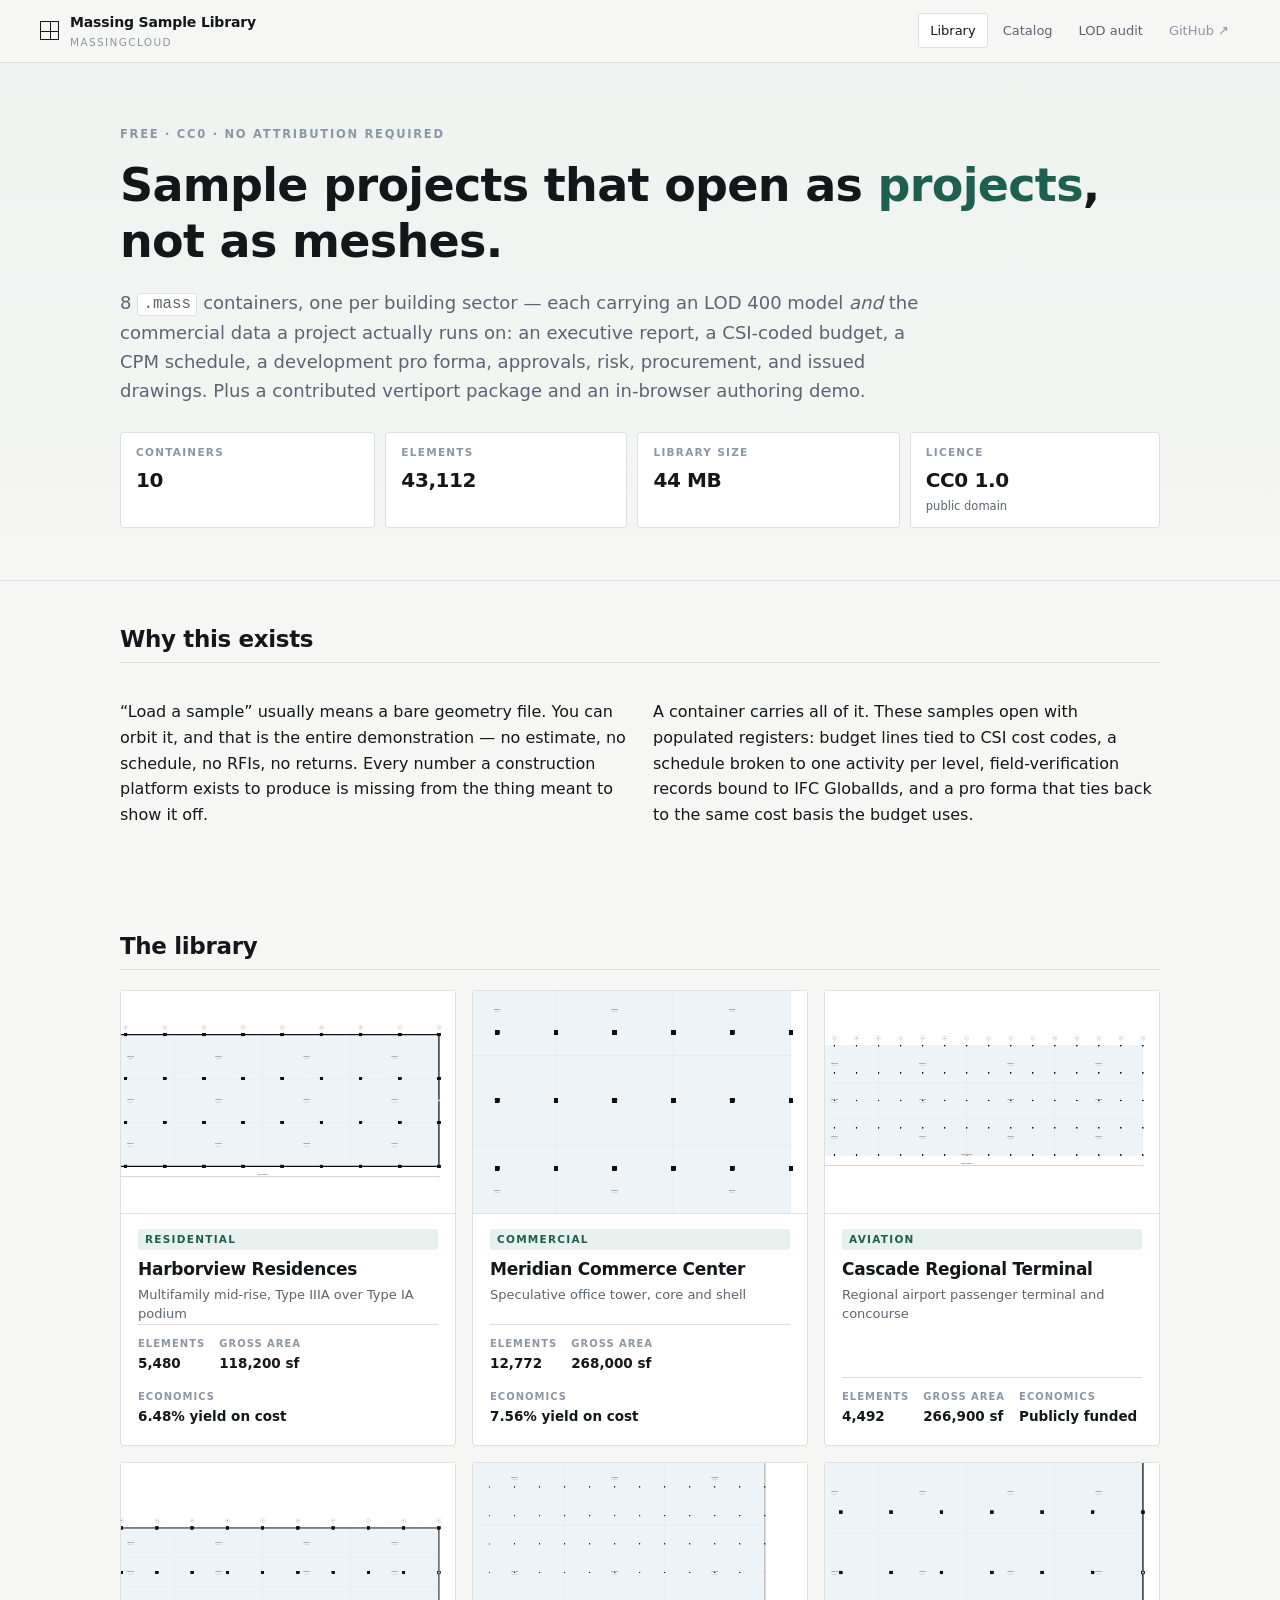
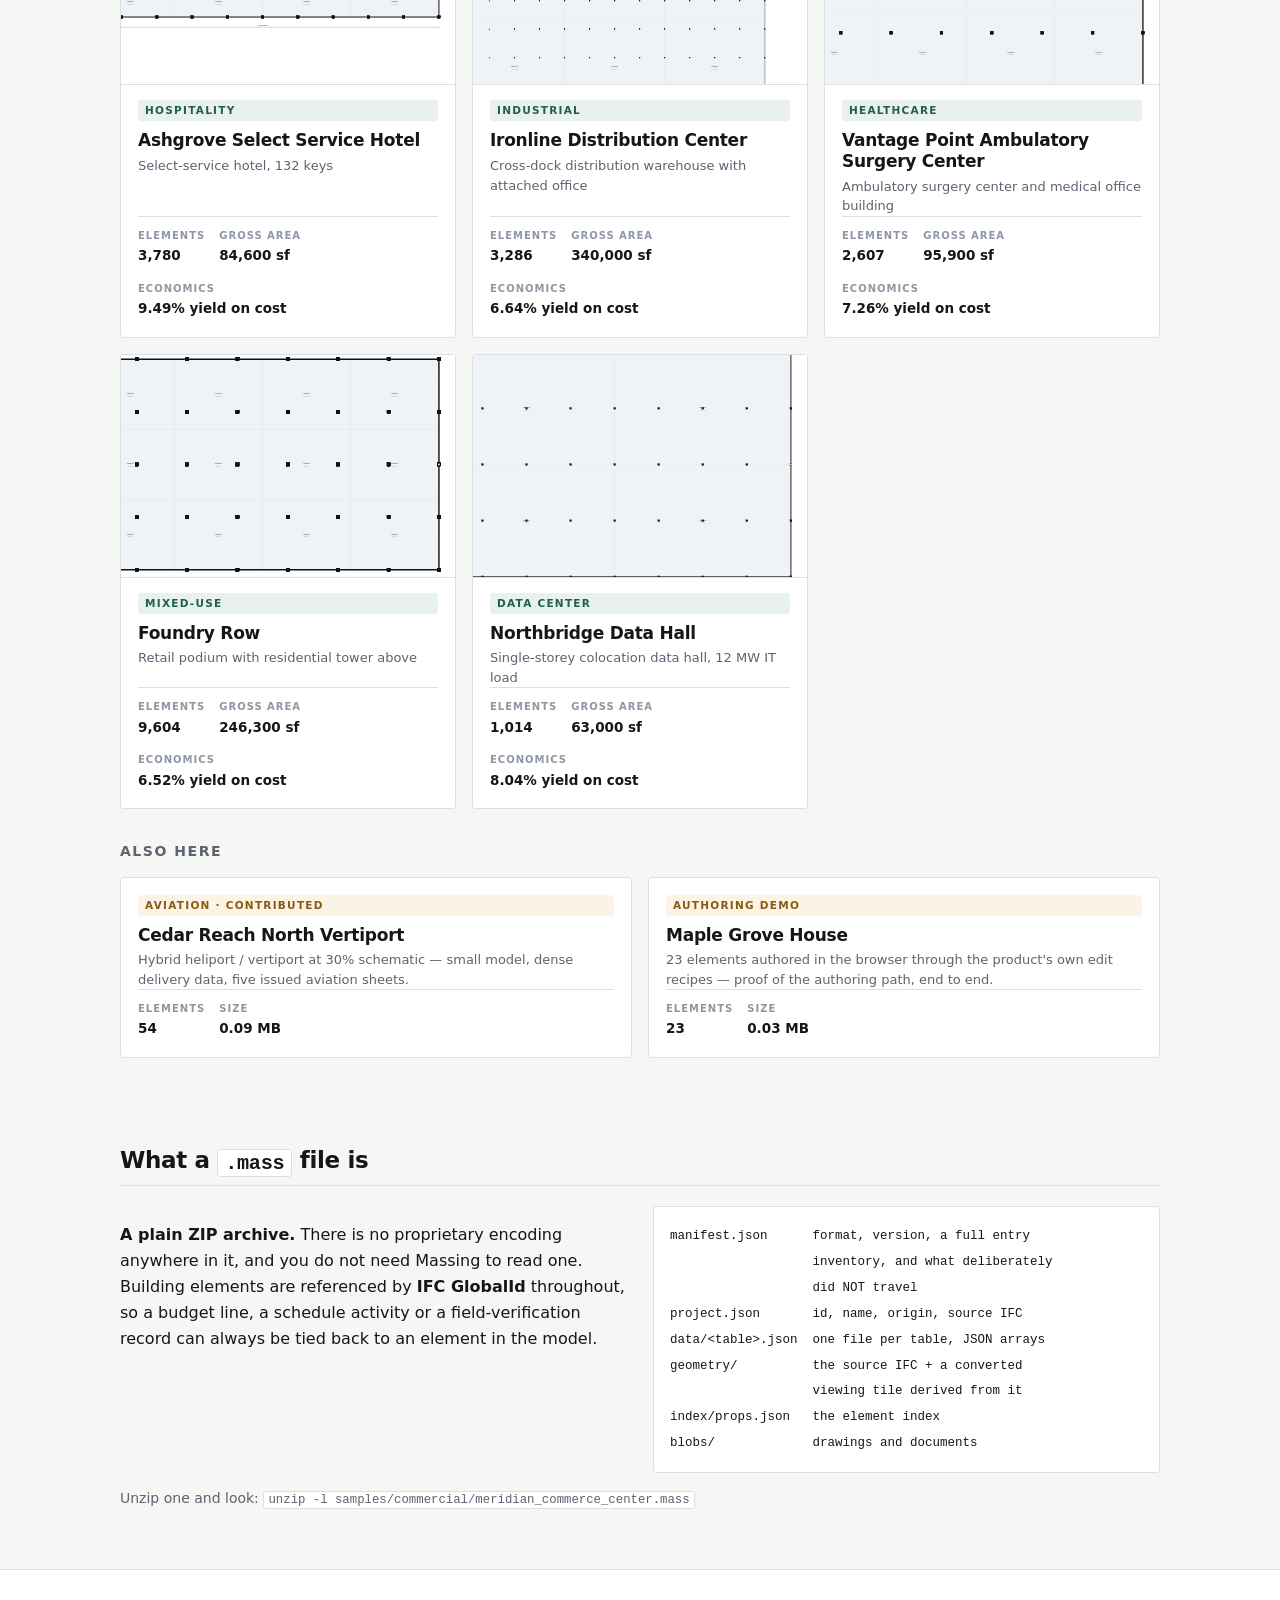
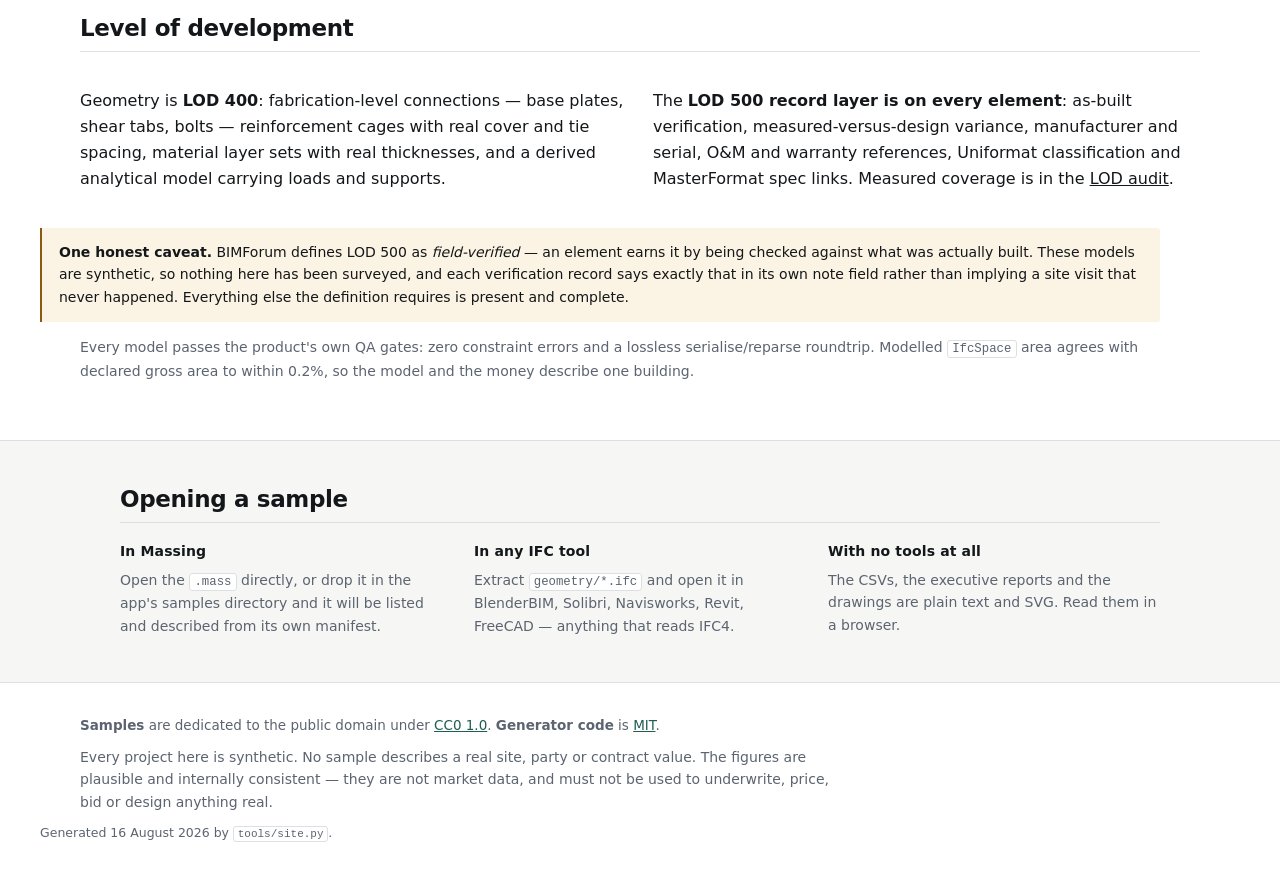
<file: docs/index.html>
<!doctype html>
<html lang="en">
<head>
<meta charset="utf-8">
<meta name="viewport" content="width=device-width,initial-scale=1">
<title>Massing Sample Library — free CC0 BIM sample projects</title>
<meta name="description" content="Nine free .mass sample projects, one per building sector, each with an LOD 400 model plus budget, schedule, pro forma, registers and drawings.">
<link rel="stylesheet" href="style.css">
<link rel="icon" href="data:image/svg+xml,%3Csvg%20xmlns='http://www.w3.org/2000/svg'%20viewBox='0%200%2016%2016'%3E%3Crect%20width='16'%20height='16'%20fill='%2312161a'/%3E%3Crect%20x='3'%20y='3'%20width='10'%20height='10'%20fill='none'%20stroke='%23e8eaed'%20stroke-width='1'/%3E%3Cline%20x1='3'%20y1='8'%20x2='13'%20y2='8'%20stroke='%23e8eaed'%20stroke-width='.7'/%3E%3Cline%20x1='8'%20y1='3'%20x2='8'%20y2='13'%20stroke='%23e8eaed'%20stroke-width='.7'/%3E%3C/svg%3E">
</head>
<body>
<header class="top">
  <a class="brand" href="index.html">
    <span class="mark"></span>
    <span><b>Massing Sample Library</b><em>MassingCloud</em></span>
  </a>
  <nav><a href="index.html" class=on>Library</a><a href="catalog.html">Catalog</a><a href="lod-audit.html">LOD audit</a><a class="ghost" href="https://github.com/MassingCloud/masslibrary">GitHub &#8599;</a></nav>
</header>

<section class="hero">
  <div class="wrap">
    <p class="eyebrow">Free · CC0 · No attribution required</p>
    <h1>Sample projects that open as <em>projects</em>,<br>not as meshes.</h1>
    <p class="lede">8 <code>.mass</code> containers, one per building sector — each
      carrying an LOD&nbsp;400 model <em>and</em> the commercial data a project actually runs on: an
      executive report, a CSI-coded budget, a CPM schedule, a development pro forma, approvals,
      risk, procurement, and issued drawings. Plus a contributed vertiport package and an
      in-browser authoring demo.</p>
    <div class="counts">
      <div class="stat"><span class="k">Containers</span><span class="v">10</span></div>
      <div class="stat"><span class="k">Elements</span><span class="v">43,112</span></div>
      <div class="stat"><span class="k">Library size</span><span class="v">44 MB</span></div>
      <div class="stat"><span class="k">Licence</span><span class="v">CC0 1.0</span><span class="note">public domain</span></div>
    </div>
  </div>
</section>

<section class="wrap">
  <h2 class="rule">Why this exists</h2>
  <div class="cols">
    <p>“Load a sample” usually means a bare geometry file. You can orbit it, and that is the entire
      demonstration — no estimate, no schedule, no RFIs, no returns. Every number a construction
      platform exists to produce is missing from the thing meant to show it off.</p>
    <p>A container carries all of it. These samples open with populated registers: budget lines tied
      to CSI cost codes, a schedule broken to one activity per level, field-verification records
      bound to IFC GlobalIds, and a pro forma that ties back to the same cost basis the budget uses.</p>
  </div>
</section>

<section class="wrap">
  <h2 class="rule">The library</h2>
  <div class="grid"><a class="card" href="harborview_residences.html">
  <div class="thumb"><img src="sheets/harborview_residences/A1.01_Overall_Floor_Plan_Level_1.svg" alt="" loading="lazy"></div>
  <div class="meta">
    <span class="tag">Residential</span>
    <h3>Harborview Residences</h3>
    <p>Multifamily mid-rise, Type IIIA over Type IA podium</p>
    <dl>
      <div><dt>Elements</dt><dd>5,480</dd></div>
      <div><dt>Gross area</dt><dd>118,200 sf</dd></div>
      <div><dt>Economics</dt><dd>6.48% yield on cost</dd></div>
    </dl>
  </div>
</a><a class="card" href="meridian_commerce_center.html">
  <div class="thumb"><img src="sheets/meridian_commerce_center/A1.01_Overall_Floor_Plan_Level_1.svg" alt="" loading="lazy"></div>
  <div class="meta">
    <span class="tag">Commercial</span>
    <h3>Meridian Commerce Center</h3>
    <p>Speculative office tower, core and shell</p>
    <dl>
      <div><dt>Elements</dt><dd>12,772</dd></div>
      <div><dt>Gross area</dt><dd>268,000 sf</dd></div>
      <div><dt>Economics</dt><dd>7.56% yield on cost</dd></div>
    </dl>
  </div>
</a><a class="card" href="cascade_regional_terminal.html">
  <div class="thumb"><img src="sheets/cascade_regional_terminal/A1.01_Overall_Floor_Plan_Level_1.svg" alt="" loading="lazy"></div>
  <div class="meta">
    <span class="tag">Aviation</span>
    <h3>Cascade Regional Terminal</h3>
    <p>Regional airport passenger terminal and concourse</p>
    <dl>
      <div><dt>Elements</dt><dd>4,492</dd></div>
      <div><dt>Gross area</dt><dd>266,900 sf</dd></div>
      <div><dt>Economics</dt><dd>Publicly funded</dd></div>
    </dl>
  </div>
</a><a class="card" href="ashgrove_select_hotel.html">
  <div class="thumb"><img src="sheets/ashgrove_select_hotel/A1.01_Overall_Floor_Plan_Level_1.svg" alt="" loading="lazy"></div>
  <div class="meta">
    <span class="tag">Hospitality</span>
    <h3>Ashgrove Select Service Hotel</h3>
    <p>Select-service hotel, 132 keys</p>
    <dl>
      <div><dt>Elements</dt><dd>3,780</dd></div>
      <div><dt>Gross area</dt><dd>84,600 sf</dd></div>
      <div><dt>Economics</dt><dd>9.49% yield on cost</dd></div>
    </dl>
  </div>
</a><a class="card" href="ironline_distribution_center.html">
  <div class="thumb"><img src="sheets/ironline_distribution_center/A1.01_Overall_Floor_Plan_Level_1.svg" alt="" loading="lazy"></div>
  <div class="meta">
    <span class="tag">Industrial</span>
    <h3>Ironline Distribution Center</h3>
    <p>Cross-dock distribution warehouse with attached office</p>
    <dl>
      <div><dt>Elements</dt><dd>3,286</dd></div>
      <div><dt>Gross area</dt><dd>340,000 sf</dd></div>
      <div><dt>Economics</dt><dd>6.64% yield on cost</dd></div>
    </dl>
  </div>
</a><a class="card" href="vantage_point_asc.html">
  <div class="thumb"><img src="sheets/vantage_point_asc/A1.01_Overall_Floor_Plan_Level_1.svg" alt="" loading="lazy"></div>
  <div class="meta">
    <span class="tag">Healthcare</span>
    <h3>Vantage Point Ambulatory Surgery Center</h3>
    <p>Ambulatory surgery center and medical office building</p>
    <dl>
      <div><dt>Elements</dt><dd>2,607</dd></div>
      <div><dt>Gross area</dt><dd>95,900 sf</dd></div>
      <div><dt>Economics</dt><dd>7.26% yield on cost</dd></div>
    </dl>
  </div>
</a><a class="card" href="foundry_row_mixed_use.html">
  <div class="thumb"><img src="sheets/foundry_row_mixed_use/A1.01_Overall_Floor_Plan_Level_1.svg" alt="" loading="lazy"></div>
  <div class="meta">
    <span class="tag">Mixed-Use</span>
    <h3>Foundry Row</h3>
    <p>Retail podium with residential tower above</p>
    <dl>
      <div><dt>Elements</dt><dd>9,604</dd></div>
      <div><dt>Gross area</dt><dd>246,300 sf</dd></div>
      <div><dt>Economics</dt><dd>6.52% yield on cost</dd></div>
    </dl>
  </div>
</a><a class="card" href="northbridge_data_hall.html">
  <div class="thumb"><img src="sheets/northbridge_data_hall/A1.01_Overall_Floor_Plan_Level_1.svg" alt="" loading="lazy"></div>
  <div class="meta">
    <span class="tag">Data Center</span>
    <h3>Northbridge Data Hall</h3>
    <p>Single-storey colocation data hall, 12 MW IT load</p>
    <dl>
      <div><dt>Elements</dt><dd>1,014</dd></div>
      <div><dt>Gross area</dt><dd>63,000 sf</dd></div>
      <div><dt>Economics</dt><dd>8.04% yield on cost</dd></div>
    </dl>
  </div>
</a></div>
  <h3 class="sub">Also here</h3>
  <div class="grid two"><a class="card slim" href="cedar_reach_north_vertiport.html">
  <div class="meta">
    <span class="tag alt">Aviation · contributed</span>
    <h3>Cedar Reach North Vertiport</h3>
    <p>Hybrid heliport / vertiport at 30% schematic — small model, dense delivery data, five issued aviation sheets.</p>
    <dl>
      <div><dt>Elements</dt><dd>54</dd></div>
      <div><dt>Size</dt><dd>0.09 MB</dd></div>
    </dl>
  </div>
</a><a class="card slim" href="maple_grove_house.html">
  <div class="meta">
    <span class="tag alt">Authoring demo</span>
    <h3>Maple Grove House</h3>
    <p>23 elements authored in the browser through the product&#x27;s own edit recipes — proof of the authoring path, end to end.</p>
    <dl>
      <div><dt>Elements</dt><dd>23</dd></div>
      <div><dt>Size</dt><dd>0.03 MB</dd></div>
    </dl>
  </div>
</a></div>
</section>

<section class="wrap">
  <h2 class="rule">What a <code>.mass</code> file is</h2>
  <div class="cols">
    <p><b>A plain ZIP archive.</b> There is no proprietary encoding anywhere in it, and you do not
      need Massing to read one. Building elements are referenced by <b>IFC GlobalId</b> throughout,
      so a budget line, a schedule activity or a field-verification record can always be tied back to
      an element in the model.</p>
    <div>
      <pre><code>manifest.json      format, version, a full entry
                   inventory, and what deliberately
                   did NOT travel
project.json       id, name, origin, source IFC
data/&lt;table&gt;.json  one file per table, JSON arrays
geometry/          the source IFC + a converted
                   viewing tile derived from it
index/props.json   the element index
blobs/             drawings and documents</code></pre>
    </div>
  </div>
  <p class="muted">Unzip one and look: <code>unzip -l samples/commercial/meridian_commerce_center.mass</code></p>
</section>

<section class="wrap band">
  <h2 class="rule">Level of development</h2>
  <div class="cols">
    <p>Geometry is <b>LOD 400</b>: fabrication-level connections — base plates, shear tabs, bolts —
      reinforcement cages with real cover and tie spacing, material layer sets with real thicknesses,
      and a derived analytical model carrying loads and supports.</p>
    <p>The <b>LOD 500 record layer is on every element</b>: as-built verification, measured-versus-design
      variance, manufacturer and serial, O&amp;M and warranty references, Uniformat classification and
      MasterFormat spec links. Measured coverage is in the <a href="lod-audit.html">LOD audit</a>.</p>
  </div>
  <p class="callout"><b>One honest caveat.</b> BIMForum defines LOD 500 as <em>field-verified</em> —
    an element earns it by being checked against what was actually built. These models are synthetic,
    so nothing here has been surveyed, and each verification record says exactly that in its own note
    field rather than implying a site visit that never happened. Everything else the definition
    requires is present and complete.</p>
  <p class="muted">Every model passes the product's own QA gates: zero constraint errors and a
    lossless serialise/reparse roundtrip. Modelled <code>IfcSpace</code> area agrees with declared
    gross area to within 0.2%, so the model and the money describe one building.</p>
</section>

<section class="wrap">
  <h2 class="rule">Opening a sample</h2>
  <div class="three">
    <div><h4>In Massing</h4><p>Open the <code>.mass</code> directly, or drop it in the app's samples
      directory and it will be listed and described from its own manifest.</p></div>
    <div><h4>In any IFC tool</h4><p>Extract <code>geometry/*.ifc</code> and open it in
      BlenderBIM, Solibri, Navisworks, Revit, FreeCAD — anything that reads IFC4.</p></div>
    <div><h4>With no tools at all</h4><p>The CSVs, the executive reports and the drawings are plain
      text and SVG. Read them in a browser.</p></div>
  </div>
</section>

<footer>
  <div>
    <p><b>Samples</b> are dedicated to the public domain under
      <a href="https://github.com/MassingCloud/masslibrary/blob/main/LICENSE-SAMPLES">CC0 1.0</a>.
      <b>Generator code</b> is <a href="https://github.com/MassingCloud/masslibrary/blob/main/LICENSE">MIT</a>.</p>
    <p class="muted">Every project here is synthetic. No sample describes a real site, party or
      contract value. The figures are plausible and internally consistent — they are not market
      data, and must not be used to underwrite, price, bid or design anything real.</p>
  </div>
  <p class="muted small">Generated 16 August 2026 by <code>tools/site.py</code>.</p>
</footer>
</body>
</html>
</file>
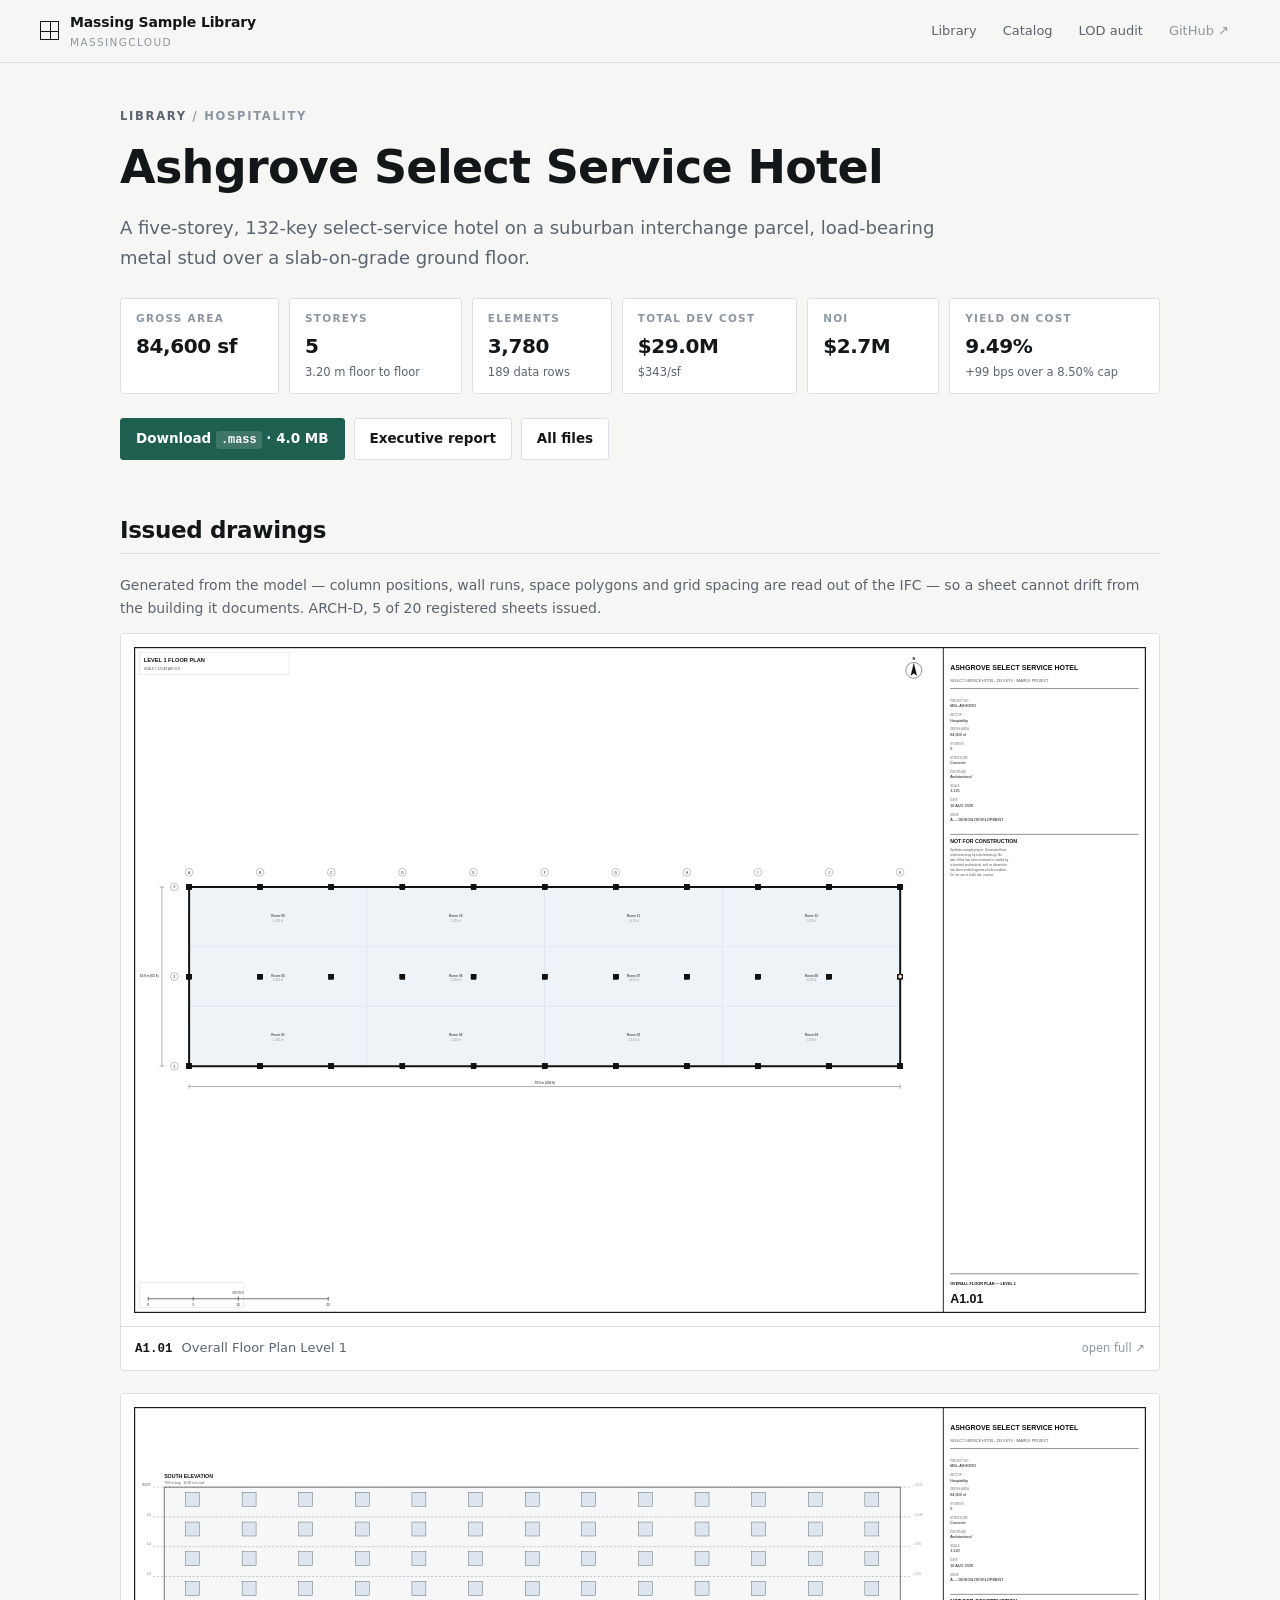
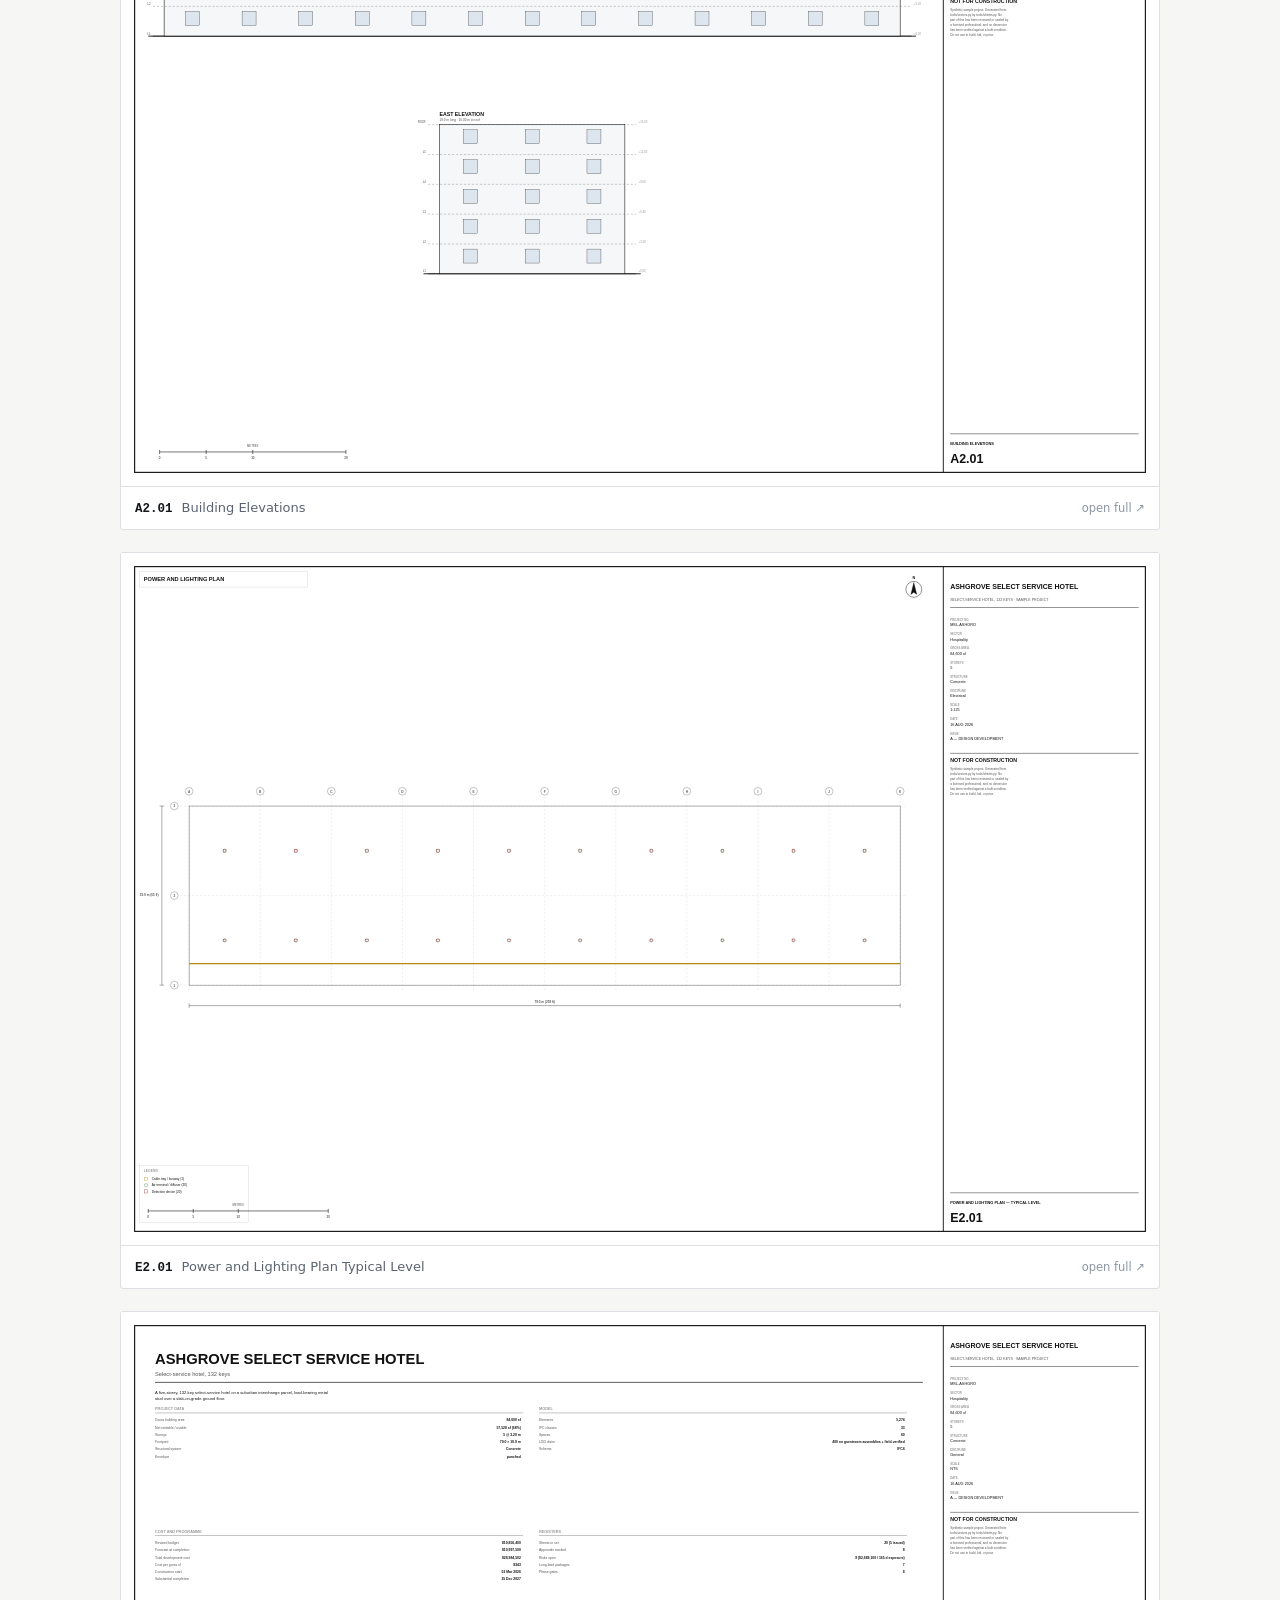
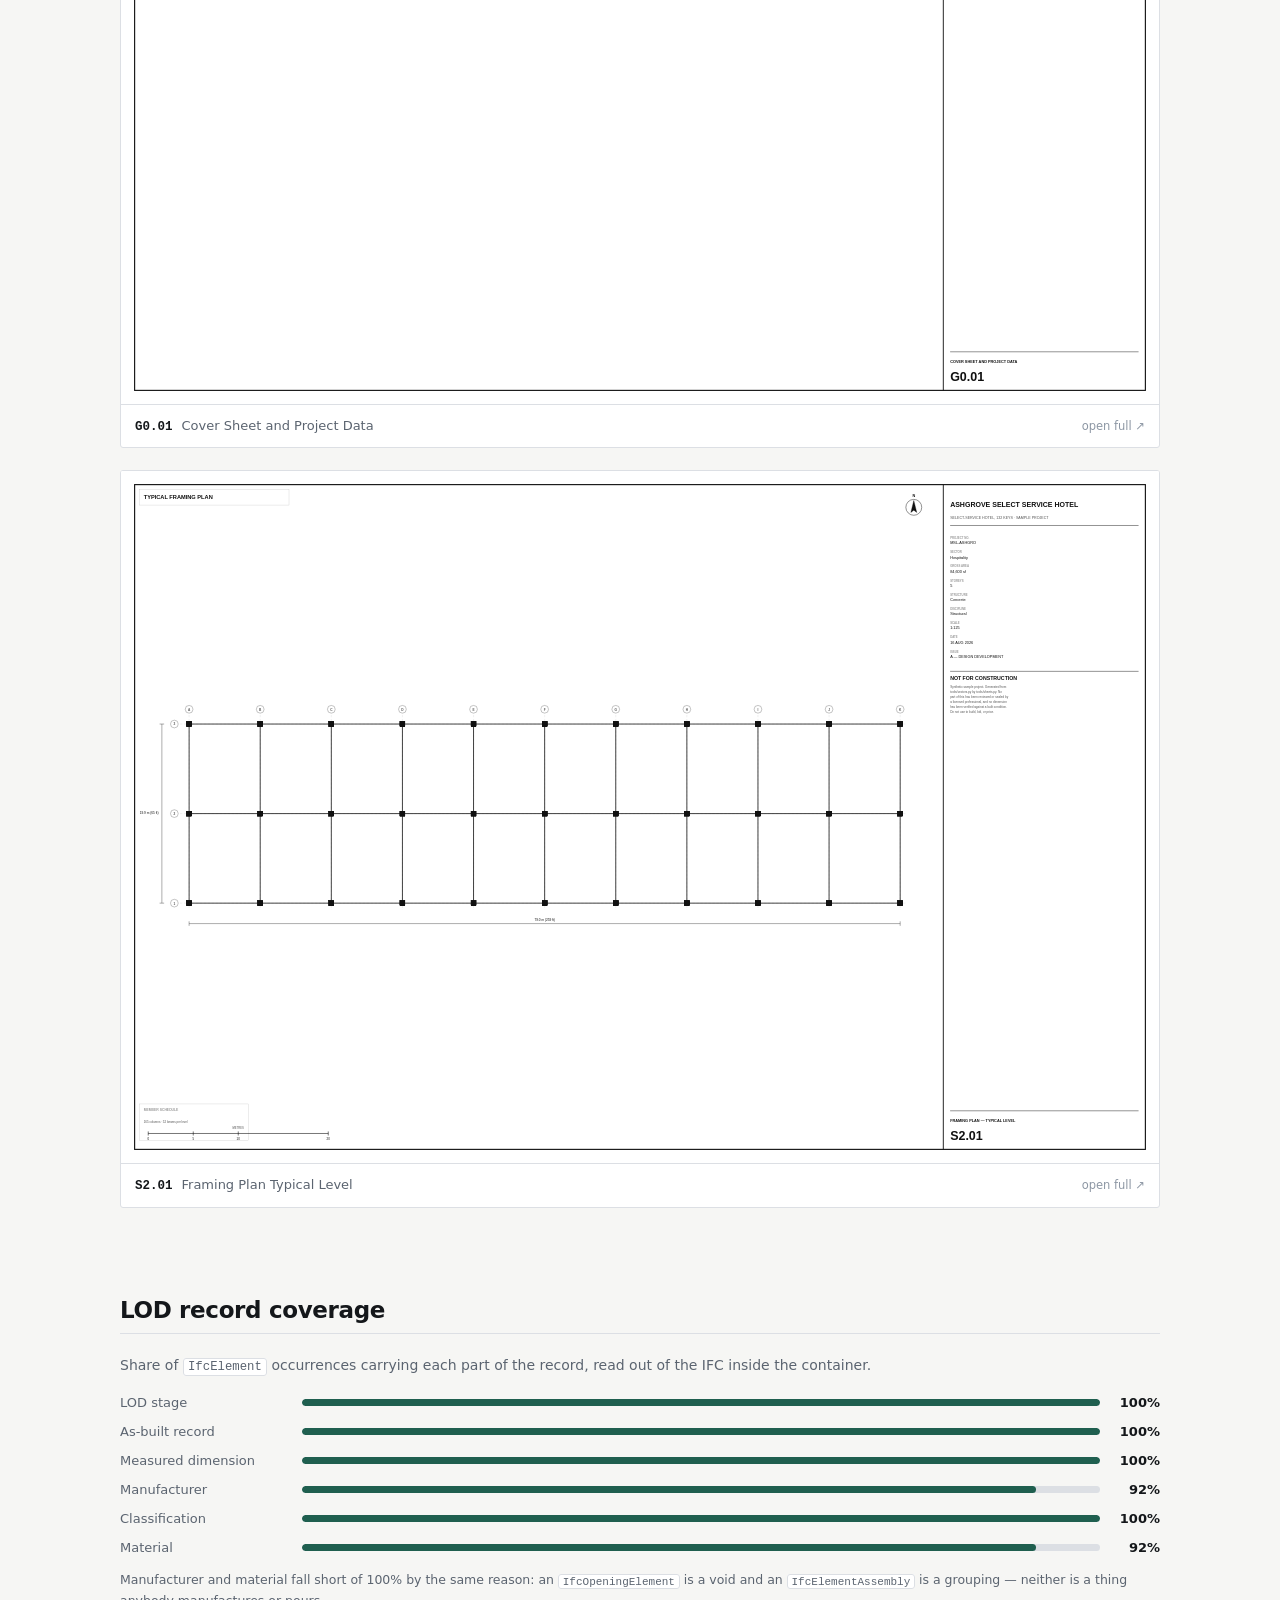
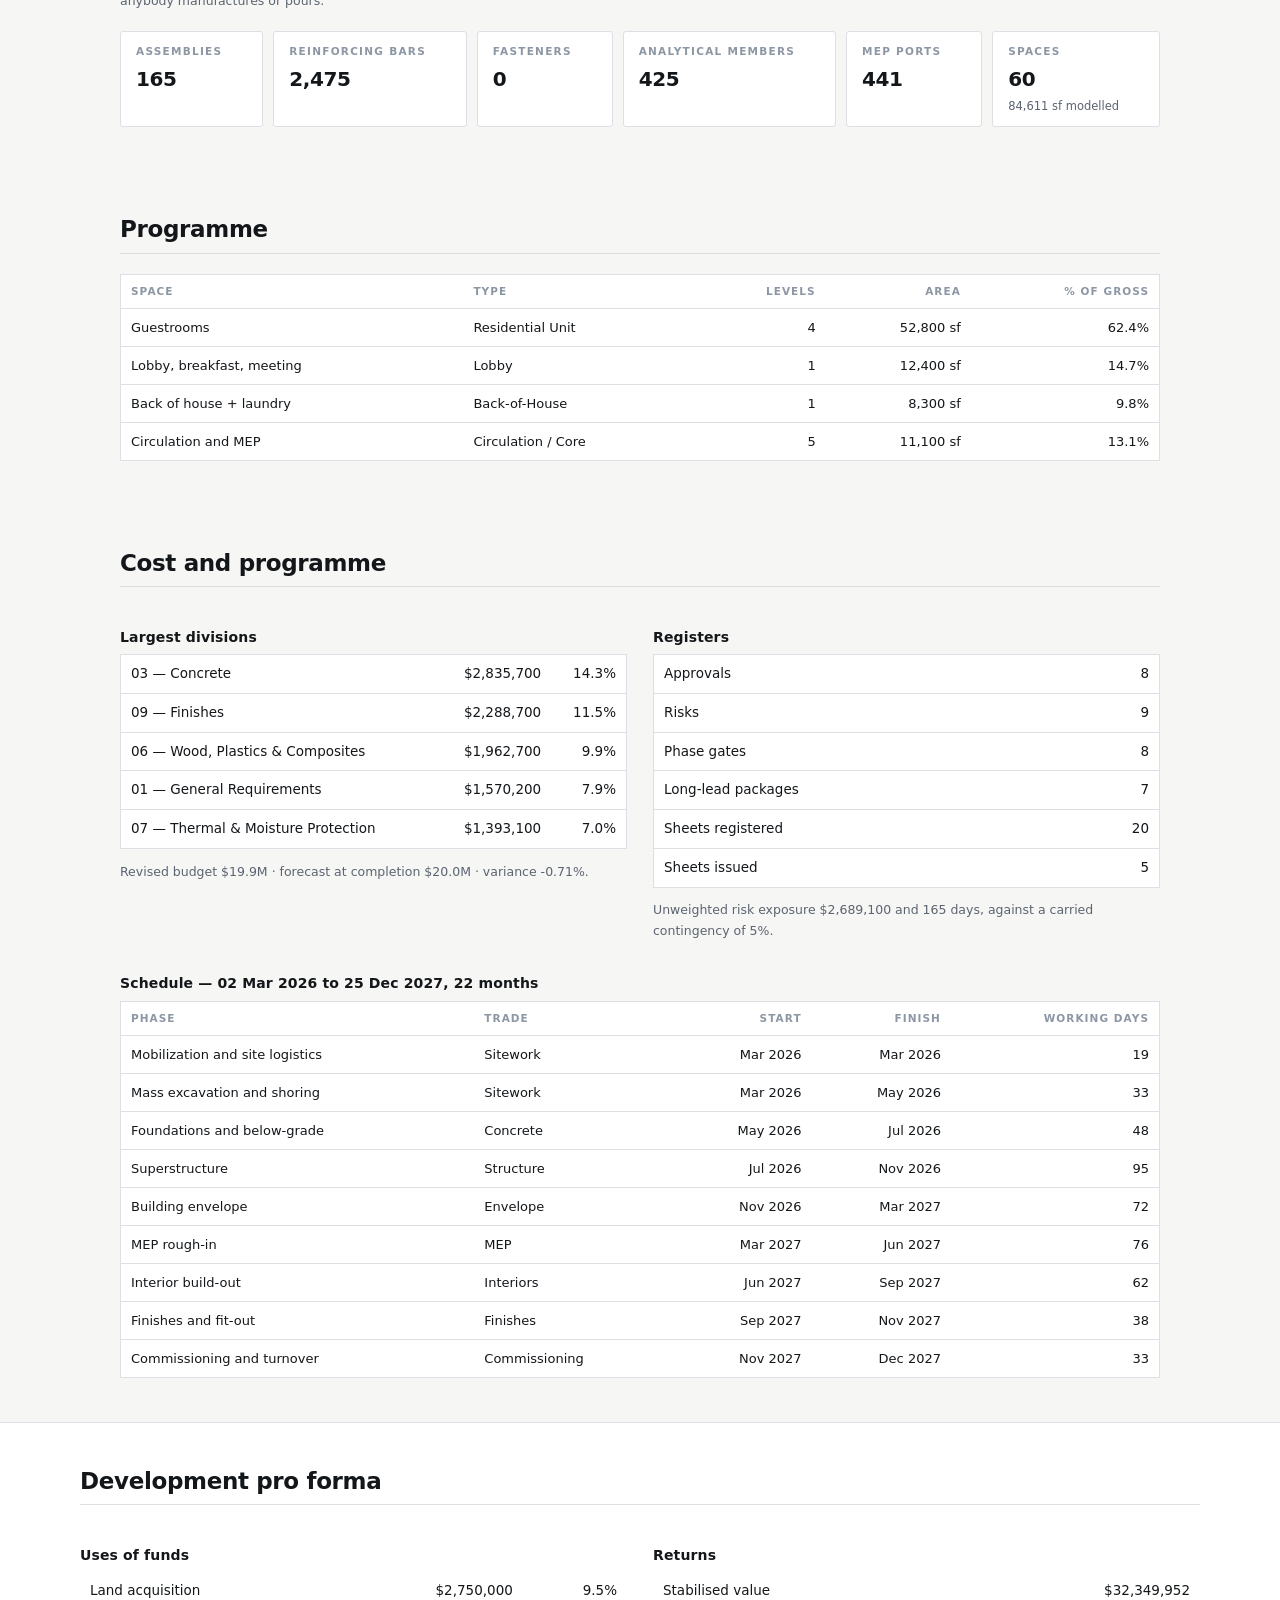
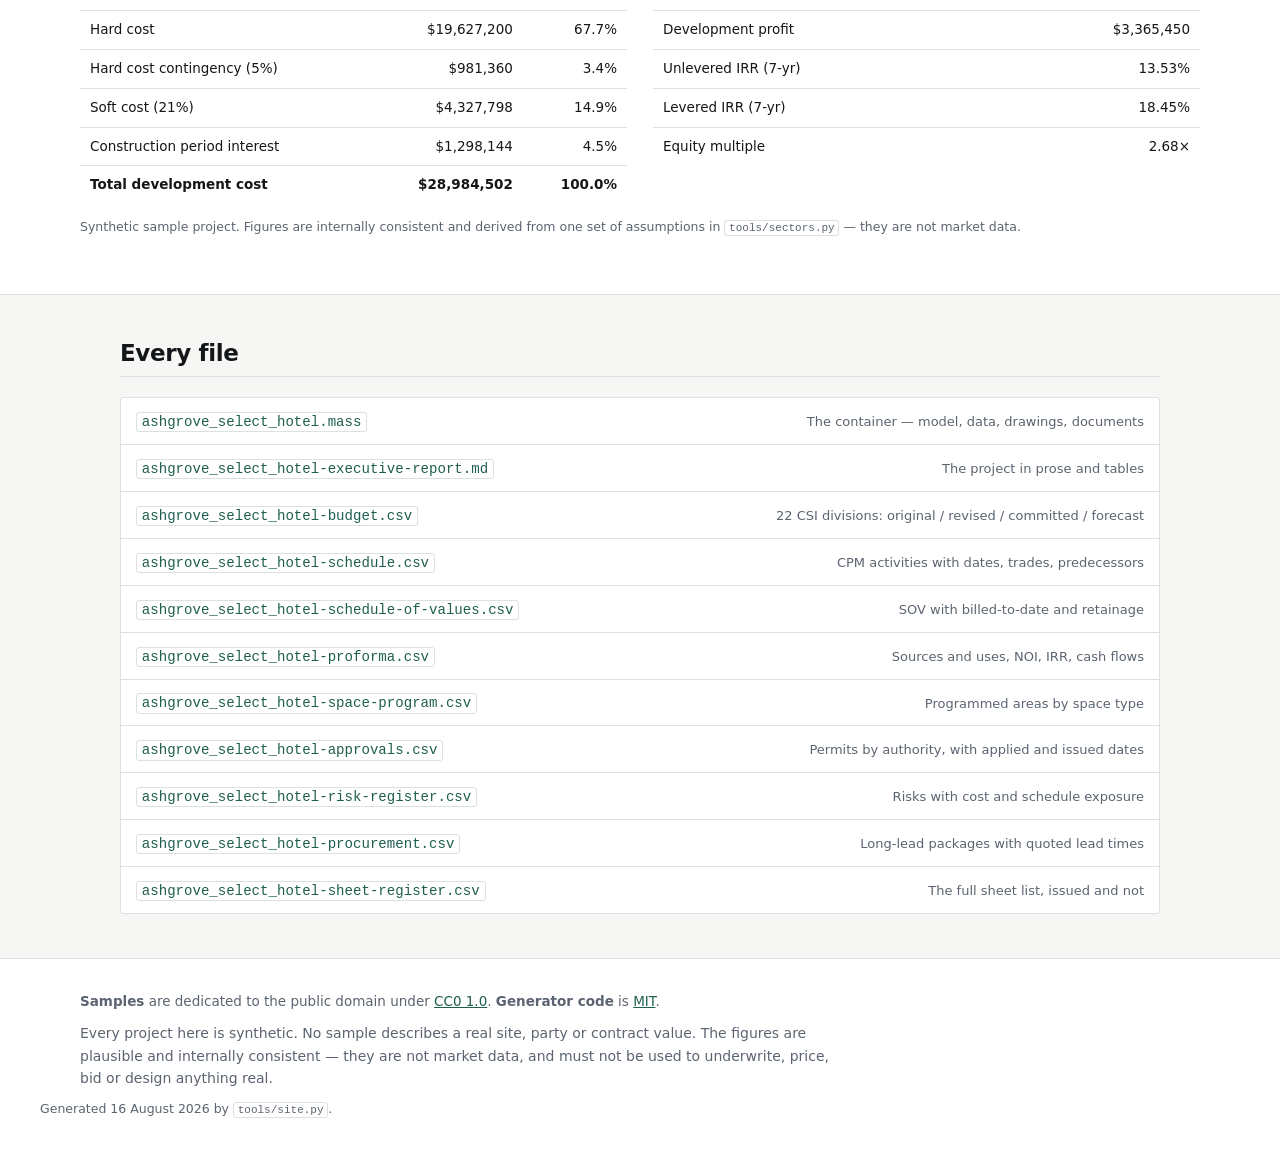
<file: docs/ashgrove_select_hotel.html>
<!doctype html>
<html lang="en">
<head>
<meta charset="utf-8">
<meta name="viewport" content="width=device-width,initial-scale=1">
<title>Ashgrove Select Service Hotel — Massing Sample Library</title>
<meta name="description" content="A five-storey, 132-key select-service hotel on a suburban interchange parcel, load-bearing metal stud over a slab-on-grade ground floor.">
<link rel="stylesheet" href="style.css">
<link rel="icon" href="data:image/svg+xml,%3Csvg%20xmlns='http://www.w3.org/2000/svg'%20viewBox='0%200%2016%2016'%3E%3Crect%20width='16'%20height='16'%20fill='%2312161a'/%3E%3Crect%20x='3'%20y='3'%20width='10'%20height='10'%20fill='none'%20stroke='%23e8eaed'%20stroke-width='1'/%3E%3Cline%20x1='3'%20y1='8'%20x2='13'%20y2='8'%20stroke='%23e8eaed'%20stroke-width='.7'/%3E%3Cline%20x1='8'%20y1='3'%20x2='8'%20y2='13'%20stroke='%23e8eaed'%20stroke-width='.7'/%3E%3C/svg%3E">
</head>
<body>
<header class="top">
  <a class="brand" href="index.html">
    <span class="mark"></span>
    <span><b>Massing Sample Library</b><em>MassingCloud</em></span>
  </a>
  <nav><a href="index.html">Library</a><a href="catalog.html">Catalog</a><a href="lod-audit.html">LOD audit</a><a class="ghost" href="https://github.com/MassingCloud/masslibrary">GitHub &#8599;</a></nav>
</header>

<section class="wrap head">
  <p class="eyebrow"><a href="index.html">Library</a> / Hospitality</p>
  <h1>Ashgrove Select Service Hotel</h1>
  <p class="lede">A five-storey, 132-key select-service hotel on a suburban interchange parcel, load-bearing metal stud over a slab-on-grade ground floor.</p>
  <div class="counts"><div class="stat"><span class="k">Gross area</span><span class="v">84,600 sf</span></div><div class="stat"><span class="k">Storeys</span><span class="v">5</span><span class="note">3.20 m floor to floor</span></div><div class="stat"><span class="k">Elements</span><span class="v">3,780</span><span class="note">189 data rows</span></div><div class="stat"><span class="k">Total dev cost</span><span class="v">$29.0M</span><span class="note">$343/sf</span></div><div class="stat"><span class="k">NOI</span><span class="v">$2.7M</span></div><div class="stat"><span class="k">Yield on cost</span><span class="v">9.49%</span><span class="note">+99 bps over a 8.50% cap</span></div></div>
  <p class="dlbar">
    <a class="btn" href="https://raw.githubusercontent.com/MassingCloud/masslibrary/main/samples/hospitality/ashgrove_select_hotel.mass">Download <code>.mass</code>
      &middot; 4.0 MB</a>
    <a class="btn ghost" href="https://github.com/MassingCloud/masslibrary/blob/main/samples/hospitality/ashgrove_select_hotel-executive-report.md">Executive report</a>
    <a class="btn ghost" href="https://github.com/MassingCloud/masslibrary/tree/main/samples/hospitality">All files</a>
  </p>
</section>

<section class="wrap">
  <h2 class="rule">Issued drawings</h2>
  <p class="muted">Generated from the model — column positions, wall runs, space polygons and grid
    spacing are read out of the IFC — so a sheet cannot drift from the building it documents.
    ARCH-D, 5 of 20 registered sheets issued.</p>
  <div class="sheets"><figure class="sheet">
  <a href="sheets/ashgrove_select_hotel/A1.01_Overall_Floor_Plan_Level_1.svg" target="_blank" rel="noopener">
    <img src="sheets/ashgrove_select_hotel/A1.01_Overall_Floor_Plan_Level_1.svg" alt="A1.01 — Overall Floor Plan Level 1">
  </a>
  <figcaption><b>A1.01</b> Overall Floor Plan Level 1<span>open full &#8599;</span></figcaption>
</figure><figure class="sheet">
  <a href="sheets/ashgrove_select_hotel/A2.01_Building_Elevations.svg" target="_blank" rel="noopener">
    <img src="sheets/ashgrove_select_hotel/A2.01_Building_Elevations.svg" alt="A2.01 — Building Elevations" loading="lazy">
  </a>
  <figcaption><b>A2.01</b> Building Elevations<span>open full &#8599;</span></figcaption>
</figure><figure class="sheet">
  <a href="sheets/ashgrove_select_hotel/E2.01_Power_and_Lighting_Plan_Typical_Level.svg" target="_blank" rel="noopener">
    <img src="sheets/ashgrove_select_hotel/E2.01_Power_and_Lighting_Plan_Typical_Level.svg" alt="E2.01 — Power and Lighting Plan Typical Level" loading="lazy">
  </a>
  <figcaption><b>E2.01</b> Power and Lighting Plan Typical Level<span>open full &#8599;</span></figcaption>
</figure><figure class="sheet">
  <a href="sheets/ashgrove_select_hotel/G0.01_Cover_Sheet_and_Project_Data.svg" target="_blank" rel="noopener">
    <img src="sheets/ashgrove_select_hotel/G0.01_Cover_Sheet_and_Project_Data.svg" alt="G0.01 — Cover Sheet and Project Data" loading="lazy">
  </a>
  <figcaption><b>G0.01</b> Cover Sheet and Project Data<span>open full &#8599;</span></figcaption>
</figure><figure class="sheet">
  <a href="sheets/ashgrove_select_hotel/S2.01_Framing_Plan_Typical_Level.svg" target="_blank" rel="noopener">
    <img src="sheets/ashgrove_select_hotel/S2.01_Framing_Plan_Typical_Level.svg" alt="S2.01 — Framing Plan Typical Level" loading="lazy">
  </a>
  <figcaption><b>S2.01</b> Framing Plan Typical Level<span>open full &#8599;</span></figcaption>
</figure></div>
</section>

<section class="wrap">
  <h2 class="rule">LOD record coverage</h2>
  <p class="muted">Share of <code>IfcElement</code> occurrences carrying each part of the record,
    read out of the IFC inside the container.</p>
  <div class="bars"><div class="bar"><span class="lab">LOD stage</span><span class="track"><i style="width:100%"></i></span><span class="pct">100%</span></div><div class="bar"><span class="lab">As-built record</span><span class="track"><i style="width:100%"></i></span><span class="pct">100%</span></div><div class="bar"><span class="lab">Measured dimension</span><span class="track"><i style="width:100%"></i></span><span class="pct">100%</span></div><div class="bar"><span class="lab">Manufacturer</span><span class="track"><i style="width:92%"></i></span><span class="pct">92%</span></div><div class="bar"><span class="lab">Classification</span><span class="track"><i style="width:100%"></i></span><span class="pct">100%</span></div><div class="bar"><span class="lab">Material</span><span class="track"><i style="width:92%"></i></span><span class="pct">92%</span></div></div>
  <p class="muted small">Manufacturer and material fall short of 100% by the same reason: an
    <code>IfcOpeningElement</code> is a void and an <code>IfcElementAssembly</code> is a grouping —
    neither is a thing anybody manufactures or pours.</p>
  <div class="fab">
    <div class="stat"><span class="k">Assemblies</span><span class="v">165</span></div>
    <div class="stat"><span class="k">Reinforcing bars</span><span class="v">2,475</span></div>
    <div class="stat"><span class="k">Fasteners</span><span class="v">0</span></div>
    <div class="stat"><span class="k">Analytical members</span><span class="v">425</span></div>
    <div class="stat"><span class="k">MEP ports</span><span class="v">441</span></div>
    <div class="stat"><span class="k">Spaces</span><span class="v">60</span><span class="note">84,611 sf modelled</span></div>
  </div>
</section>

<section class="wrap">
  <h2 class="rule">Programme</h2>
  <table class="data wide">
    <thead><tr><th>Space</th><th>Type</th><th class=n>Levels</th><th class=n>Area</th>
      <th class=n>% of gross</th></tr></thead>
    <tbody><tr><td>Guestrooms</td><td>Residential Unit</td><td class=n>4</td><td class=n>52,800 sf</td><td class=n>62.4%</td></tr><tr><td>Lobby, breakfast, meeting</td><td>Lobby</td><td class=n>1</td><td class=n>12,400 sf</td><td class=n>14.7%</td></tr><tr><td>Back of house + laundry</td><td>Back-of-House</td><td class=n>1</td><td class=n>8,300 sf</td><td class=n>9.8%</td></tr><tr><td>Circulation and MEP</td><td>Circulation / Core</td><td class=n>5</td><td class=n>11,100 sf</td><td class=n>13.1%</td></tr></tbody>
  </table>
</section>

<section class="wrap">
  <h2 class="rule">Cost and programme</h2>
  <div class="cols">
    <div>
      <h4>Largest divisions</h4>
      <table class="data"><tbody><tr><td>03 — Concrete</td><td class=n>$2,835,700</td><td class=n>14.3%</td></tr><tr><td>09 — Finishes</td><td class=n>$2,288,700</td><td class=n>11.5%</td></tr><tr><td>06 — Wood, Plastics &amp; Composites</td><td class=n>$1,962,700</td><td class=n>9.9%</td></tr><tr><td>01 — General Requirements</td><td class=n>$1,570,200</td><td class=n>7.9%</td></tr><tr><td>07 — Thermal &amp; Moisture Protection</td><td class=n>$1,393,100</td><td class=n>7.0%</td></tr></tbody></table>
      <p class="muted small">Revised budget $19.9M &middot; forecast at completion
        $20.0M &middot; variance
        -0.71%.</p>
    </div>
    <div>
      <h4>Registers</h4>
      <table class="data"><tbody><tr><td>Approvals</td><td class=n>8</td></tr><tr><td>Risks</td><td class=n>9</td></tr><tr><td>Phase gates</td><td class=n>8</td></tr><tr><td>Long-lead packages</td><td class=n>7</td></tr><tr><td>Sheets registered</td><td class=n>20</td></tr><tr><td>Sheets issued</td><td class=n>5</td></tr></tbody></table>
      <p class="muted small">Unweighted risk exposure $2,689,100 and 165 days, against a
        carried contingency of 5%.</p>
    </div>
  </div>
  <h4>Schedule — 02 Mar 2026 to 25 Dec 2027, 22 months</h4>
  <table class="data wide">
    <thead><tr><th>Phase</th><th>Trade</th><th class=n>Start</th><th class=n>Finish</th>
      <th class=n>Working days</th></tr></thead>
    <tbody><tr><td>Mobilization and site logistics</td><td>Sitework</td><td class=n>Mar 2026</td><td class=n>Mar 2026</td><td class=n>19</td></tr><tr><td>Mass excavation and shoring</td><td>Sitework</td><td class=n>Mar 2026</td><td class=n>May 2026</td><td class=n>33</td></tr><tr><td>Foundations and below-grade</td><td>Concrete</td><td class=n>May 2026</td><td class=n>Jul 2026</td><td class=n>48</td></tr><tr><td>Superstructure</td><td>Structure</td><td class=n>Jul 2026</td><td class=n>Nov 2026</td><td class=n>95</td></tr><tr><td>Building envelope</td><td>Envelope</td><td class=n>Nov 2026</td><td class=n>Mar 2027</td><td class=n>72</td></tr><tr><td>MEP rough-in</td><td>MEP</td><td class=n>Mar 2027</td><td class=n>Jun 2027</td><td class=n>76</td></tr><tr><td>Interior build-out</td><td>Interiors</td><td class=n>Jun 2027</td><td class=n>Sep 2027</td><td class=n>62</td></tr><tr><td>Finishes and fit-out</td><td>Finishes</td><td class=n>Sep 2027</td><td class=n>Nov 2027</td><td class=n>38</td></tr><tr><td>Commissioning and turnover</td><td>Commissioning</td><td class=n>Nov 2027</td><td class=n>Dec 2027</td><td class=n>33</td></tr></tbody>
  </table>
</section>

<section class="wrap band">
  <h2 class="rule">Development pro forma</h2>
  <div class="cols">
    <div>
      <h4>Uses of funds</h4>
      <table class="data"><tbody><tr><td>Land acquisition</td><td class=n>$2,750,000</td><td class=n>9.5%</td></tr><tr><td>Hard cost</td><td class=n>$19,627,200</td><td class=n>67.7%</td></tr><tr><td>Hard cost contingency (5%)</td><td class=n>$981,360</td><td class=n>3.4%</td></tr><tr><td>Soft cost (21%)</td><td class=n>$4,327,798</td><td class=n>14.9%</td></tr><tr><td>Construction period interest</td><td class=n>$1,298,144</td><td class=n>4.5%</td></tr>
        <tr class="tot"><td>Total development cost</td>
          <td class=n>$28,984,502</td><td class=n>100.0%</td></tr></tbody></table>
    </div>
    <div>
      <h4>Returns</h4>
      <table class="data">
<tr><td>Stabilised value</td><td class=n>$32,349,952</td></tr>
<tr><td>Development profit</td><td class=n>$3,365,450</td></tr>
<tr><td>Unlevered IRR (7-yr)</td><td class=n>13.53%</td></tr>
<tr><td>Levered IRR (7-yr)</td><td class=n>18.45%</td></tr>
<tr><td>Equity multiple</td><td class=n>2.68&times;</td></tr>
</table>
    </div>
  </div>
  <p class="muted small">Synthetic sample project. Figures are internally consistent and derived
    from one set of assumptions in <code>tools/sectors.py</code> — they are not market data.</p>
</section>

<section class="wrap">
  <h2 class="rule">Every file</h2>
  <ul class="files"><li><a href="https://raw.githubusercontent.com/MassingCloud/masslibrary/main/samples/hospitality/ashgrove_select_hotel.mass"><code>ashgrove_select_hotel.mass</code></a><span>The container — model, data, drawings, documents</span></li><li><a href="https://raw.githubusercontent.com/MassingCloud/masslibrary/main/samples/hospitality/ashgrove_select_hotel-executive-report.md"><code>ashgrove_select_hotel-executive-report.md</code></a><span>The project in prose and tables</span></li><li><a href="https://raw.githubusercontent.com/MassingCloud/masslibrary/main/samples/hospitality/ashgrove_select_hotel-budget.csv"><code>ashgrove_select_hotel-budget.csv</code></a><span>22 CSI divisions: original / revised / committed / forecast</span></li><li><a href="https://raw.githubusercontent.com/MassingCloud/masslibrary/main/samples/hospitality/ashgrove_select_hotel-schedule.csv"><code>ashgrove_select_hotel-schedule.csv</code></a><span>CPM activities with dates, trades, predecessors</span></li><li><a href="https://raw.githubusercontent.com/MassingCloud/masslibrary/main/samples/hospitality/ashgrove_select_hotel-schedule-of-values.csv"><code>ashgrove_select_hotel-schedule-of-values.csv</code></a><span>SOV with billed-to-date and retainage</span></li><li><a href="https://raw.githubusercontent.com/MassingCloud/masslibrary/main/samples/hospitality/ashgrove_select_hotel-proforma.csv"><code>ashgrove_select_hotel-proforma.csv</code></a><span>Sources and uses, NOI, IRR, cash flows</span></li><li><a href="https://raw.githubusercontent.com/MassingCloud/masslibrary/main/samples/hospitality/ashgrove_select_hotel-space-program.csv"><code>ashgrove_select_hotel-space-program.csv</code></a><span>Programmed areas by space type</span></li><li><a href="https://raw.githubusercontent.com/MassingCloud/masslibrary/main/samples/hospitality/ashgrove_select_hotel-approvals.csv"><code>ashgrove_select_hotel-approvals.csv</code></a><span>Permits by authority, with applied and issued dates</span></li><li><a href="https://raw.githubusercontent.com/MassingCloud/masslibrary/main/samples/hospitality/ashgrove_select_hotel-risk-register.csv"><code>ashgrove_select_hotel-risk-register.csv</code></a><span>Risks with cost and schedule exposure</span></li><li><a href="https://raw.githubusercontent.com/MassingCloud/masslibrary/main/samples/hospitality/ashgrove_select_hotel-procurement.csv"><code>ashgrove_select_hotel-procurement.csv</code></a><span>Long-lead packages with quoted lead times</span></li><li><a href="https://raw.githubusercontent.com/MassingCloud/masslibrary/main/samples/hospitality/ashgrove_select_hotel-sheet-register.csv"><code>ashgrove_select_hotel-sheet-register.csv</code></a><span>The full sheet list, issued and not</span></li></ul>
</section>

<footer>
  <div>
    <p><b>Samples</b> are dedicated to the public domain under
      <a href="https://github.com/MassingCloud/masslibrary/blob/main/LICENSE-SAMPLES">CC0 1.0</a>.
      <b>Generator code</b> is <a href="https://github.com/MassingCloud/masslibrary/blob/main/LICENSE">MIT</a>.</p>
    <p class="muted">Every project here is synthetic. No sample describes a real site, party or
      contract value. The figures are plausible and internally consistent — they are not market
      data, and must not be used to underwrite, price, bid or design anything real.</p>
  </div>
  <p class="muted small">Generated 16 August 2026 by <code>tools/site.py</code>.</p>
</footer>
</body>
</html>
</file>
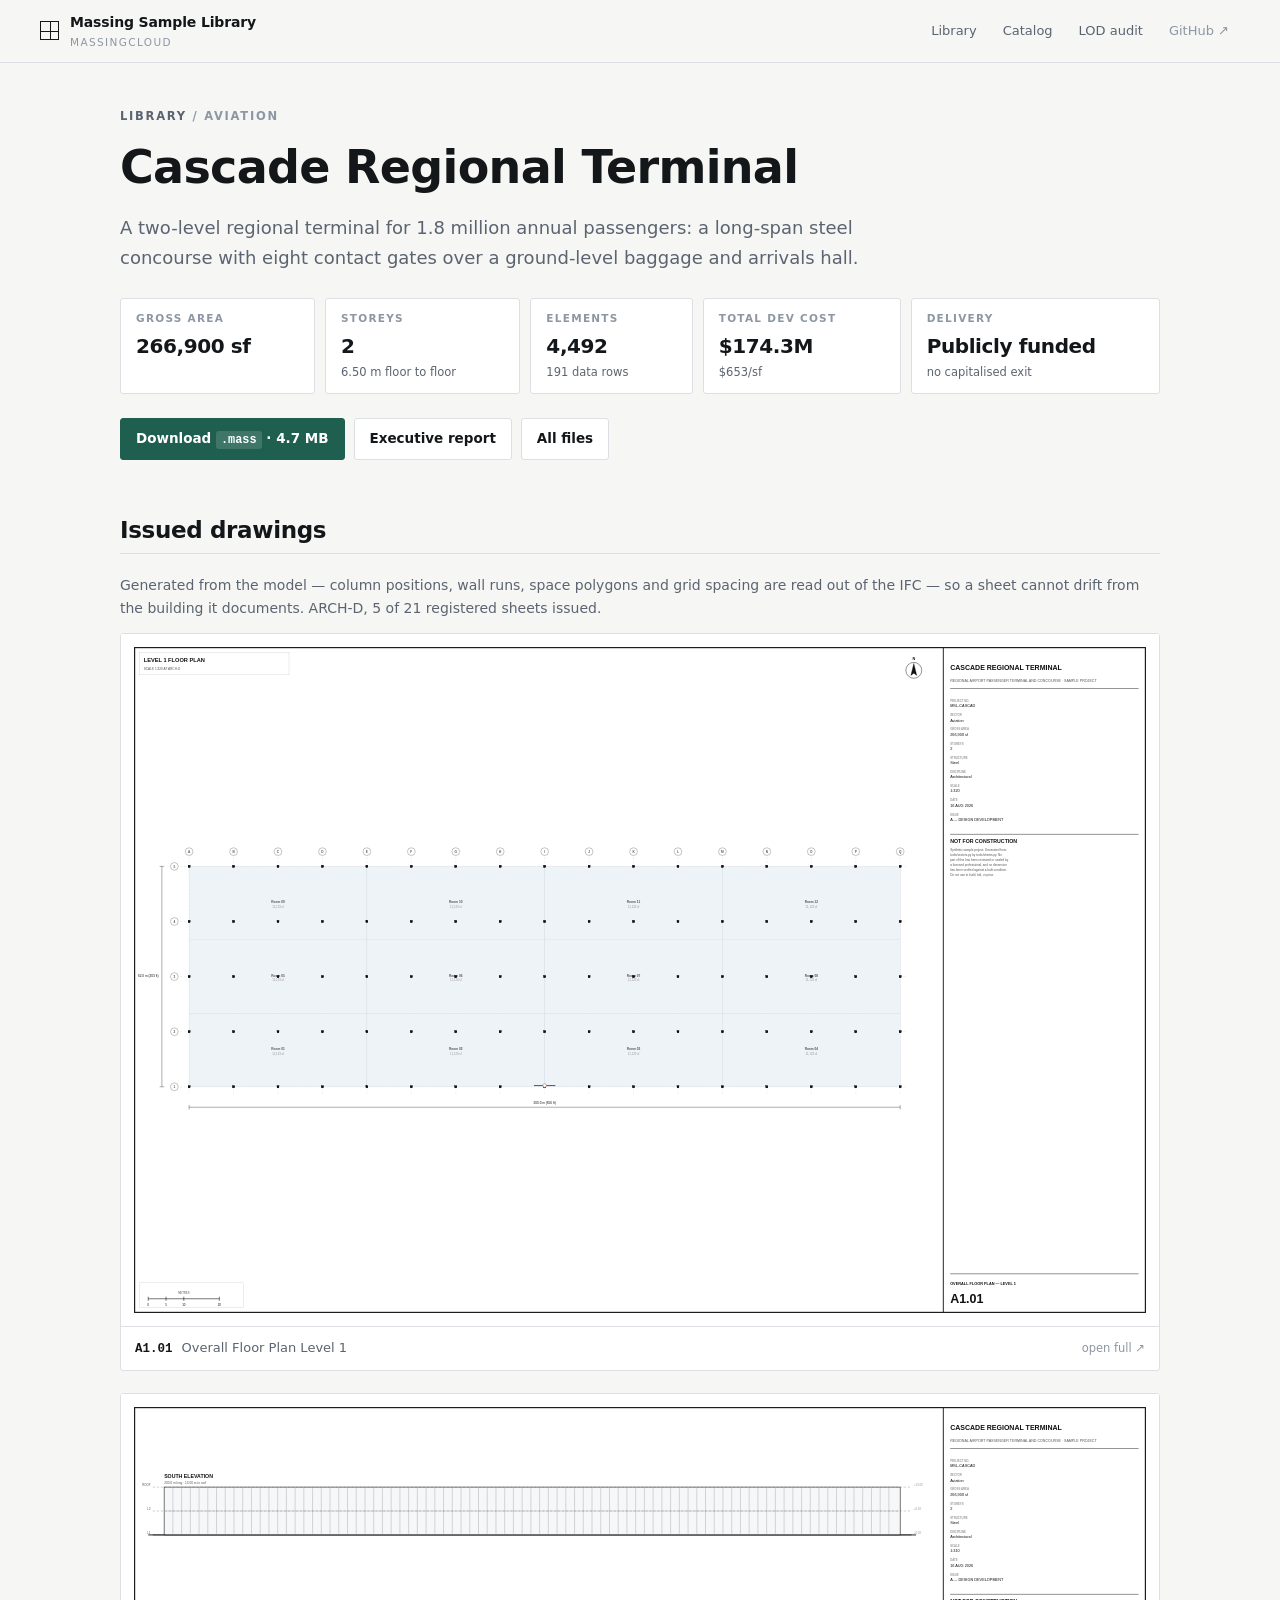
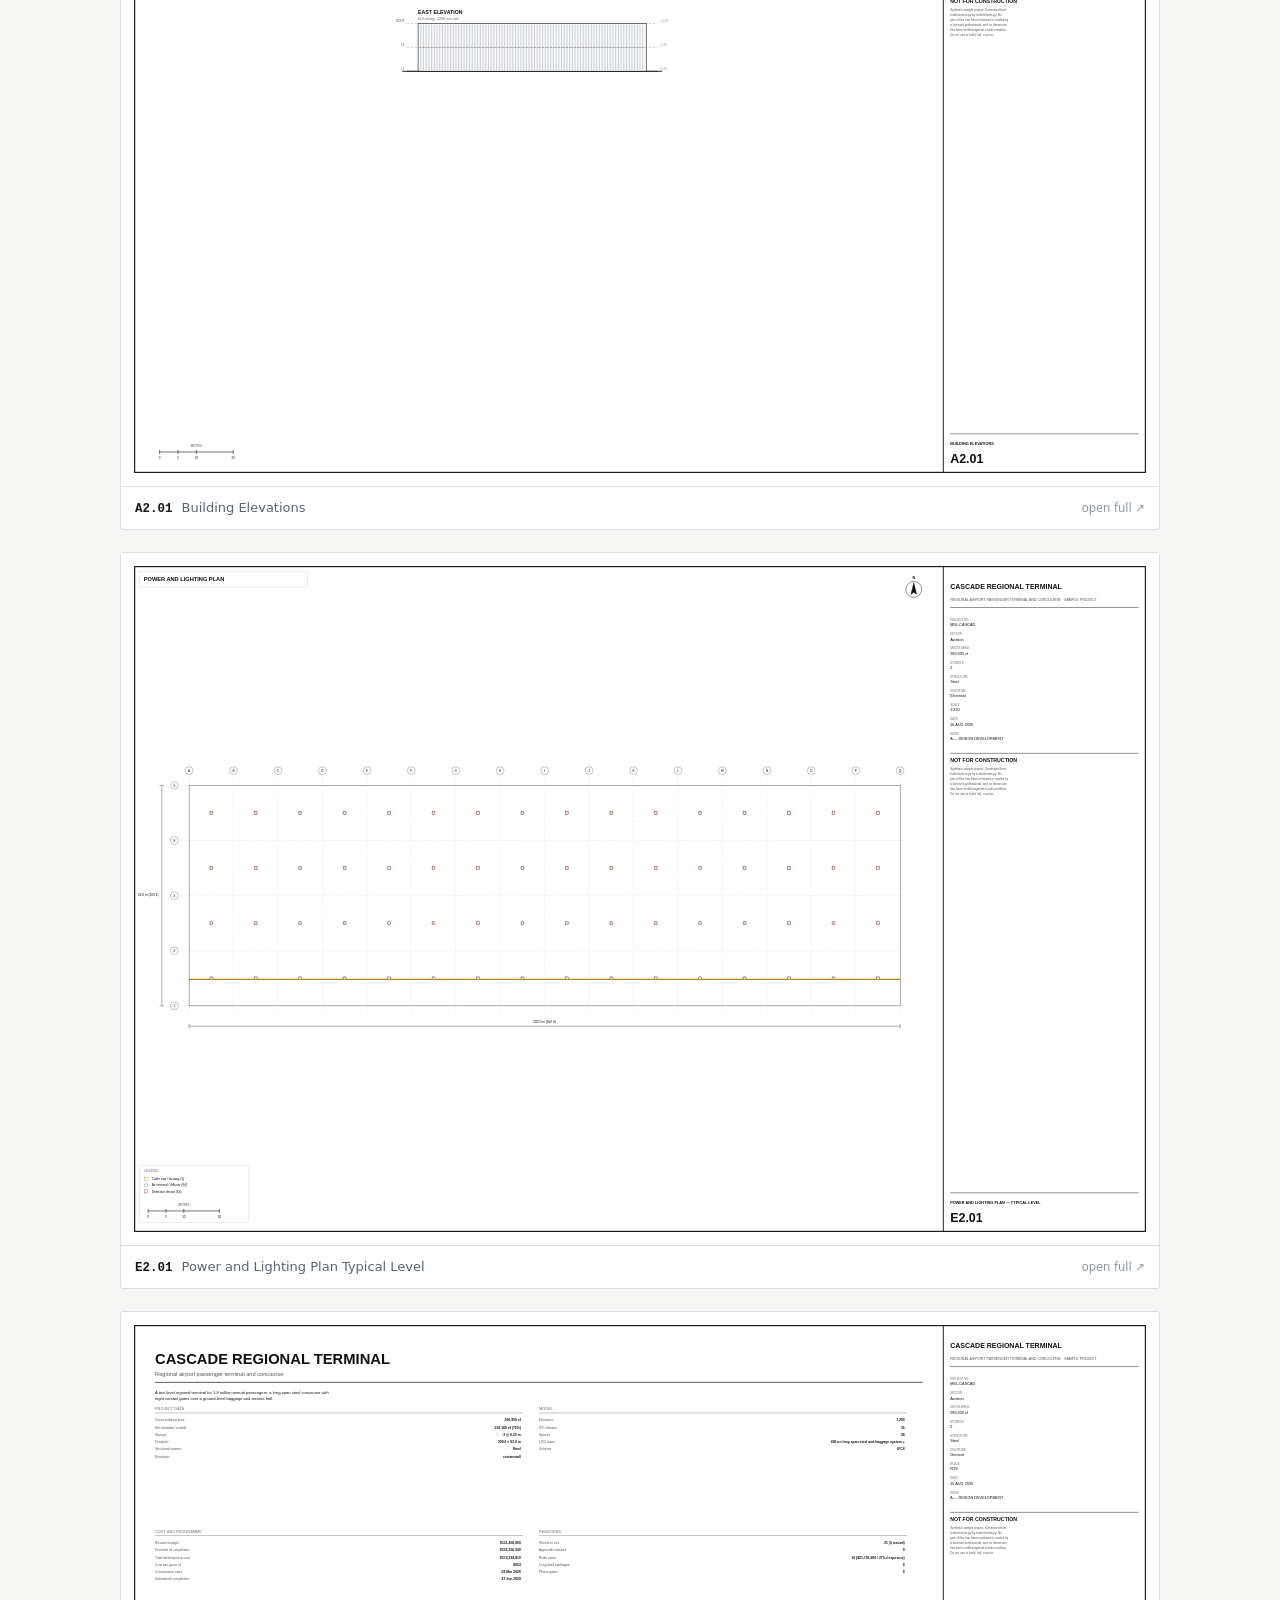
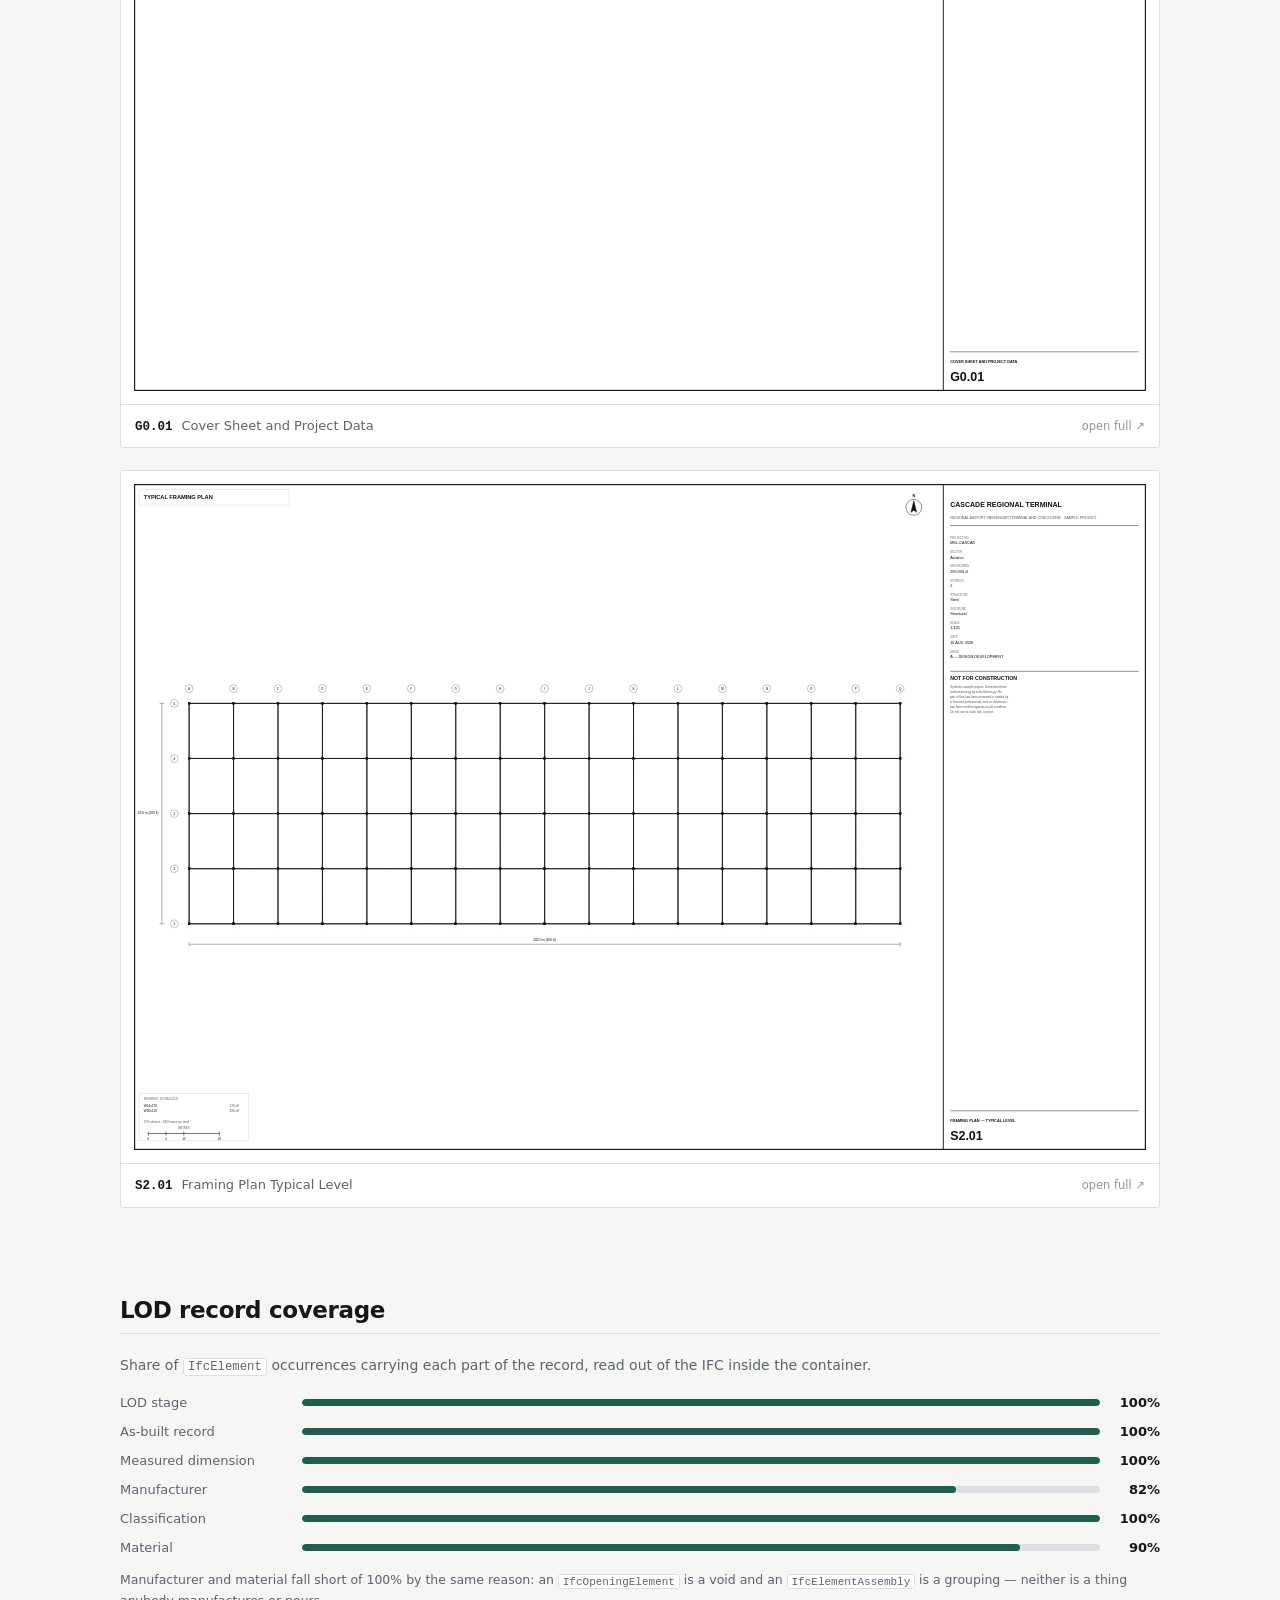
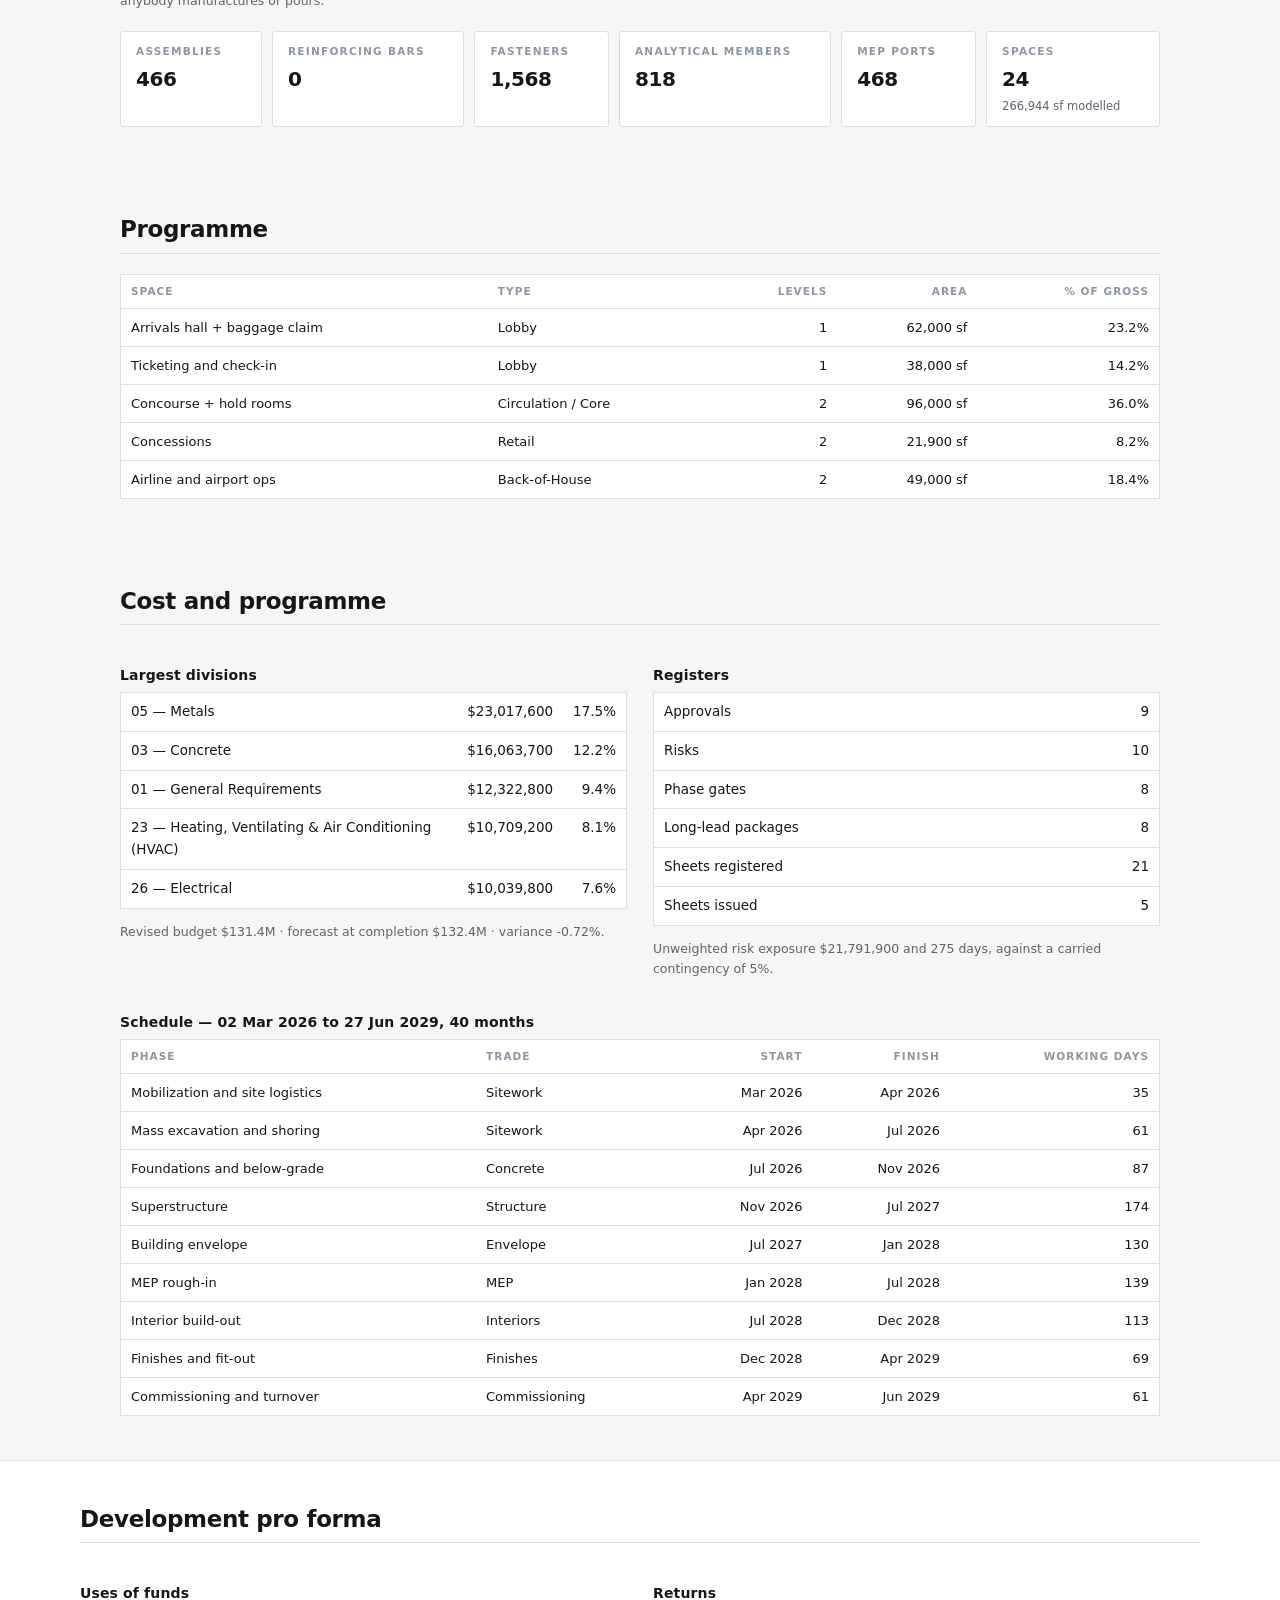
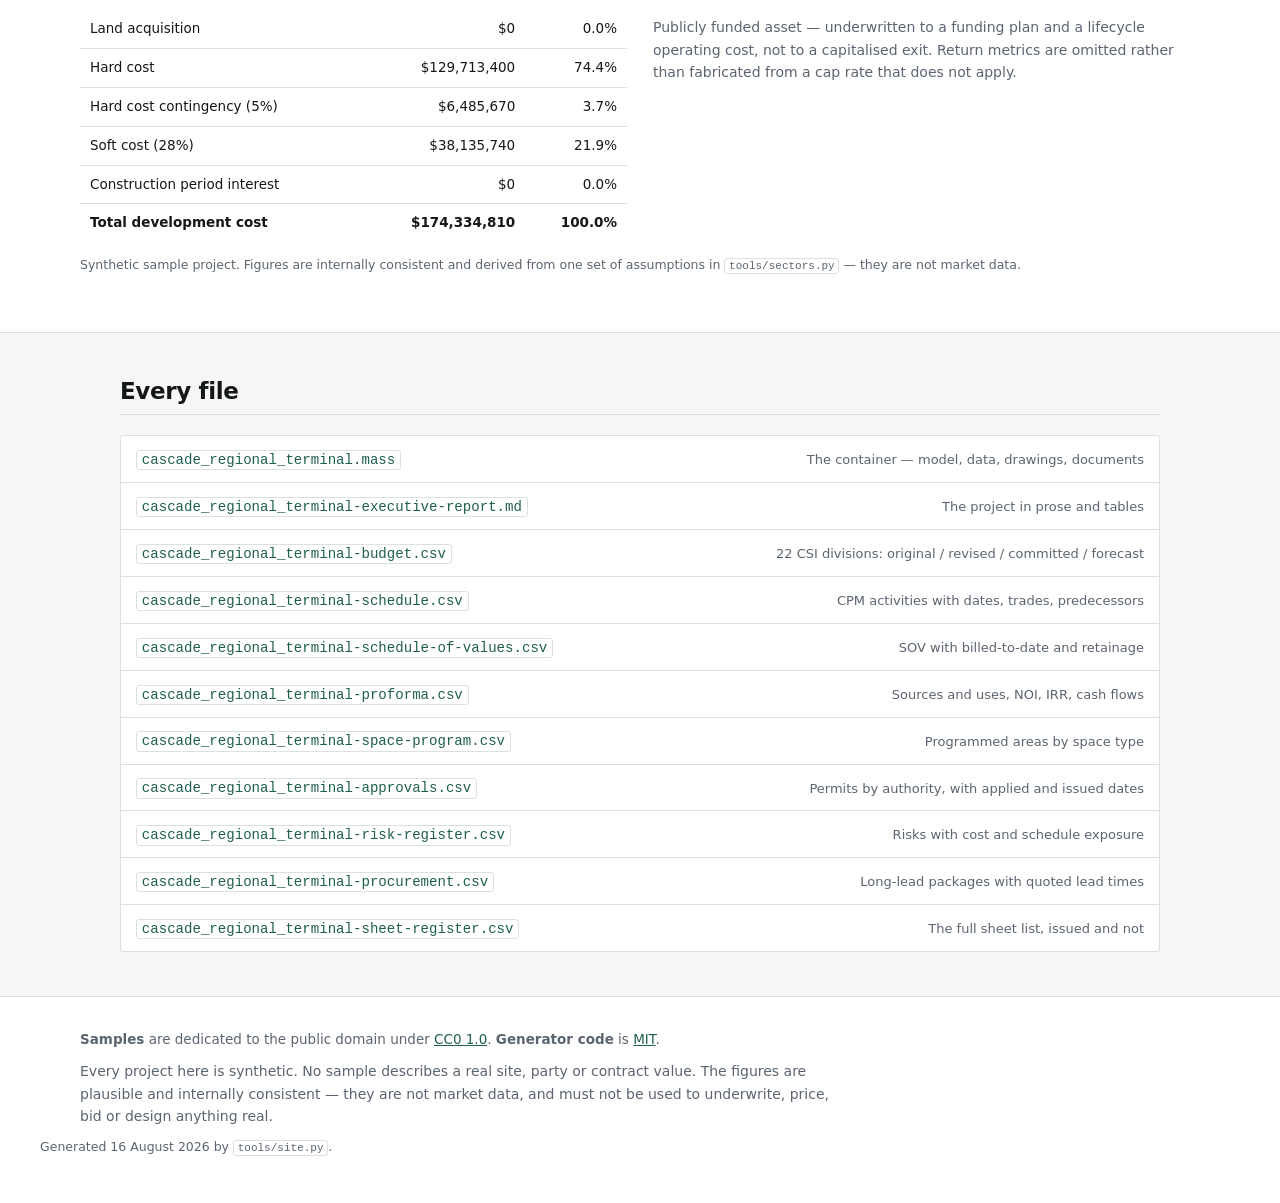
<file: docs/cascade_regional_terminal.html>
<!doctype html>
<html lang="en">
<head>
<meta charset="utf-8">
<meta name="viewport" content="width=device-width,initial-scale=1">
<title>Cascade Regional Terminal — Massing Sample Library</title>
<meta name="description" content="A two-level regional terminal for 1.8 million annual passengers: a long-span steel concourse with eight contact gates over a ground-level baggage and arrivals hall.">
<link rel="stylesheet" href="style.css">
<link rel="icon" href="data:image/svg+xml,%3Csvg%20xmlns='http://www.w3.org/2000/svg'%20viewBox='0%200%2016%2016'%3E%3Crect%20width='16'%20height='16'%20fill='%2312161a'/%3E%3Crect%20x='3'%20y='3'%20width='10'%20height='10'%20fill='none'%20stroke='%23e8eaed'%20stroke-width='1'/%3E%3Cline%20x1='3'%20y1='8'%20x2='13'%20y2='8'%20stroke='%23e8eaed'%20stroke-width='.7'/%3E%3Cline%20x1='8'%20y1='3'%20x2='8'%20y2='13'%20stroke='%23e8eaed'%20stroke-width='.7'/%3E%3C/svg%3E">
</head>
<body>
<header class="top">
  <a class="brand" href="index.html">
    <span class="mark"></span>
    <span><b>Massing Sample Library</b><em>MassingCloud</em></span>
  </a>
  <nav><a href="index.html">Library</a><a href="catalog.html">Catalog</a><a href="lod-audit.html">LOD audit</a><a class="ghost" href="https://github.com/MassingCloud/masslibrary">GitHub &#8599;</a></nav>
</header>

<section class="wrap head">
  <p class="eyebrow"><a href="index.html">Library</a> / Aviation</p>
  <h1>Cascade Regional Terminal</h1>
  <p class="lede">A two-level regional terminal for 1.8 million annual passengers: a long-span steel concourse with eight contact gates over a ground-level baggage and arrivals hall.</p>
  <div class="counts"><div class="stat"><span class="k">Gross area</span><span class="v">266,900 sf</span></div><div class="stat"><span class="k">Storeys</span><span class="v">2</span><span class="note">6.50 m floor to floor</span></div><div class="stat"><span class="k">Elements</span><span class="v">4,492</span><span class="note">191 data rows</span></div><div class="stat"><span class="k">Total dev cost</span><span class="v">$174.3M</span><span class="note">$653/sf</span></div><div class="stat"><span class="k">Delivery</span><span class="v">Publicly funded</span><span class="note">no capitalised exit</span></div></div>
  <p class="dlbar">
    <a class="btn" href="https://raw.githubusercontent.com/MassingCloud/masslibrary/main/samples/aviation/cascade_regional_terminal.mass">Download <code>.mass</code>
      &middot; 4.7 MB</a>
    <a class="btn ghost" href="https://github.com/MassingCloud/masslibrary/blob/main/samples/aviation/cascade_regional_terminal-executive-report.md">Executive report</a>
    <a class="btn ghost" href="https://github.com/MassingCloud/masslibrary/tree/main/samples/aviation">All files</a>
  </p>
</section>

<section class="wrap">
  <h2 class="rule">Issued drawings</h2>
  <p class="muted">Generated from the model — column positions, wall runs, space polygons and grid
    spacing are read out of the IFC — so a sheet cannot drift from the building it documents.
    ARCH-D, 5 of 21 registered sheets issued.</p>
  <div class="sheets"><figure class="sheet">
  <a href="sheets/cascade_regional_terminal/A1.01_Overall_Floor_Plan_Level_1.svg" target="_blank" rel="noopener">
    <img src="sheets/cascade_regional_terminal/A1.01_Overall_Floor_Plan_Level_1.svg" alt="A1.01 — Overall Floor Plan Level 1">
  </a>
  <figcaption><b>A1.01</b> Overall Floor Plan Level 1<span>open full &#8599;</span></figcaption>
</figure><figure class="sheet">
  <a href="sheets/cascade_regional_terminal/A2.01_Building_Elevations.svg" target="_blank" rel="noopener">
    <img src="sheets/cascade_regional_terminal/A2.01_Building_Elevations.svg" alt="A2.01 — Building Elevations" loading="lazy">
  </a>
  <figcaption><b>A2.01</b> Building Elevations<span>open full &#8599;</span></figcaption>
</figure><figure class="sheet">
  <a href="sheets/cascade_regional_terminal/E2.01_Power_and_Lighting_Plan_Typical_Level.svg" target="_blank" rel="noopener">
    <img src="sheets/cascade_regional_terminal/E2.01_Power_and_Lighting_Plan_Typical_Level.svg" alt="E2.01 — Power and Lighting Plan Typical Level" loading="lazy">
  </a>
  <figcaption><b>E2.01</b> Power and Lighting Plan Typical Level<span>open full &#8599;</span></figcaption>
</figure><figure class="sheet">
  <a href="sheets/cascade_regional_terminal/G0.01_Cover_Sheet_and_Project_Data.svg" target="_blank" rel="noopener">
    <img src="sheets/cascade_regional_terminal/G0.01_Cover_Sheet_and_Project_Data.svg" alt="G0.01 — Cover Sheet and Project Data" loading="lazy">
  </a>
  <figcaption><b>G0.01</b> Cover Sheet and Project Data<span>open full &#8599;</span></figcaption>
</figure><figure class="sheet">
  <a href="sheets/cascade_regional_terminal/S2.01_Framing_Plan_Typical_Level.svg" target="_blank" rel="noopener">
    <img src="sheets/cascade_regional_terminal/S2.01_Framing_Plan_Typical_Level.svg" alt="S2.01 — Framing Plan Typical Level" loading="lazy">
  </a>
  <figcaption><b>S2.01</b> Framing Plan Typical Level<span>open full &#8599;</span></figcaption>
</figure></div>
</section>

<section class="wrap">
  <h2 class="rule">LOD record coverage</h2>
  <p class="muted">Share of <code>IfcElement</code> occurrences carrying each part of the record,
    read out of the IFC inside the container.</p>
  <div class="bars"><div class="bar"><span class="lab">LOD stage</span><span class="track"><i style="width:100%"></i></span><span class="pct">100%</span></div><div class="bar"><span class="lab">As-built record</span><span class="track"><i style="width:100%"></i></span><span class="pct">100%</span></div><div class="bar"><span class="lab">Measured dimension</span><span class="track"><i style="width:100%"></i></span><span class="pct">100%</span></div><div class="bar"><span class="lab">Manufacturer</span><span class="track"><i style="width:82%"></i></span><span class="pct">82%</span></div><div class="bar"><span class="lab">Classification</span><span class="track"><i style="width:100%"></i></span><span class="pct">100%</span></div><div class="bar"><span class="lab">Material</span><span class="track"><i style="width:90%"></i></span><span class="pct">90%</span></div></div>
  <p class="muted small">Manufacturer and material fall short of 100% by the same reason: an
    <code>IfcOpeningElement</code> is a void and an <code>IfcElementAssembly</code> is a grouping —
    neither is a thing anybody manufactures or pours.</p>
  <div class="fab">
    <div class="stat"><span class="k">Assemblies</span><span class="v">466</span></div>
    <div class="stat"><span class="k">Reinforcing bars</span><span class="v">0</span></div>
    <div class="stat"><span class="k">Fasteners</span><span class="v">1,568</span></div>
    <div class="stat"><span class="k">Analytical members</span><span class="v">818</span></div>
    <div class="stat"><span class="k">MEP ports</span><span class="v">468</span></div>
    <div class="stat"><span class="k">Spaces</span><span class="v">24</span><span class="note">266,944 sf modelled</span></div>
  </div>
</section>

<section class="wrap">
  <h2 class="rule">Programme</h2>
  <table class="data wide">
    <thead><tr><th>Space</th><th>Type</th><th class=n>Levels</th><th class=n>Area</th>
      <th class=n>% of gross</th></tr></thead>
    <tbody><tr><td>Arrivals hall + baggage claim</td><td>Lobby</td><td class=n>1</td><td class=n>62,000 sf</td><td class=n>23.2%</td></tr><tr><td>Ticketing and check-in</td><td>Lobby</td><td class=n>1</td><td class=n>38,000 sf</td><td class=n>14.2%</td></tr><tr><td>Concourse + hold rooms</td><td>Circulation / Core</td><td class=n>2</td><td class=n>96,000 sf</td><td class=n>36.0%</td></tr><tr><td>Concessions</td><td>Retail</td><td class=n>2</td><td class=n>21,900 sf</td><td class=n>8.2%</td></tr><tr><td>Airline and airport ops</td><td>Back-of-House</td><td class=n>2</td><td class=n>49,000 sf</td><td class=n>18.4%</td></tr></tbody>
  </table>
</section>

<section class="wrap">
  <h2 class="rule">Cost and programme</h2>
  <div class="cols">
    <div>
      <h4>Largest divisions</h4>
      <table class="data"><tbody><tr><td>05 — Metals</td><td class=n>$23,017,600</td><td class=n>17.5%</td></tr><tr><td>03 — Concrete</td><td class=n>$16,063,700</td><td class=n>12.2%</td></tr><tr><td>01 — General Requirements</td><td class=n>$12,322,800</td><td class=n>9.4%</td></tr><tr><td>23 — Heating, Ventilating &amp; Air Conditioning (HVAC)</td><td class=n>$10,709,200</td><td class=n>8.1%</td></tr><tr><td>26 — Electrical</td><td class=n>$10,039,800</td><td class=n>7.6%</td></tr></tbody></table>
      <p class="muted small">Revised budget $131.4M &middot; forecast at completion
        $132.4M &middot; variance
        -0.72%.</p>
    </div>
    <div>
      <h4>Registers</h4>
      <table class="data"><tbody><tr><td>Approvals</td><td class=n>9</td></tr><tr><td>Risks</td><td class=n>10</td></tr><tr><td>Phase gates</td><td class=n>8</td></tr><tr><td>Long-lead packages</td><td class=n>8</td></tr><tr><td>Sheets registered</td><td class=n>21</td></tr><tr><td>Sheets issued</td><td class=n>5</td></tr></tbody></table>
      <p class="muted small">Unweighted risk exposure $21,791,900 and 275 days, against a
        carried contingency of 5%.</p>
    </div>
  </div>
  <h4>Schedule — 02 Mar 2026 to 27 Jun 2029, 40 months</h4>
  <table class="data wide">
    <thead><tr><th>Phase</th><th>Trade</th><th class=n>Start</th><th class=n>Finish</th>
      <th class=n>Working days</th></tr></thead>
    <tbody><tr><td>Mobilization and site logistics</td><td>Sitework</td><td class=n>Mar 2026</td><td class=n>Apr 2026</td><td class=n>35</td></tr><tr><td>Mass excavation and shoring</td><td>Sitework</td><td class=n>Apr 2026</td><td class=n>Jul 2026</td><td class=n>61</td></tr><tr><td>Foundations and below-grade</td><td>Concrete</td><td class=n>Jul 2026</td><td class=n>Nov 2026</td><td class=n>87</td></tr><tr><td>Superstructure</td><td>Structure</td><td class=n>Nov 2026</td><td class=n>Jul 2027</td><td class=n>174</td></tr><tr><td>Building envelope</td><td>Envelope</td><td class=n>Jul 2027</td><td class=n>Jan 2028</td><td class=n>130</td></tr><tr><td>MEP rough-in</td><td>MEP</td><td class=n>Jan 2028</td><td class=n>Jul 2028</td><td class=n>139</td></tr><tr><td>Interior build-out</td><td>Interiors</td><td class=n>Jul 2028</td><td class=n>Dec 2028</td><td class=n>113</td></tr><tr><td>Finishes and fit-out</td><td>Finishes</td><td class=n>Dec 2028</td><td class=n>Apr 2029</td><td class=n>69</td></tr><tr><td>Commissioning and turnover</td><td>Commissioning</td><td class=n>Apr 2029</td><td class=n>Jun 2029</td><td class=n>61</td></tr></tbody>
  </table>
</section>

<section class="wrap band">
  <h2 class="rule">Development pro forma</h2>
  <div class="cols">
    <div>
      <h4>Uses of funds</h4>
      <table class="data"><tbody><tr><td>Land acquisition</td><td class=n>$0</td><td class=n>0.0%</td></tr><tr><td>Hard cost</td><td class=n>$129,713,400</td><td class=n>74.4%</td></tr><tr><td>Hard cost contingency (5%)</td><td class=n>$6,485,670</td><td class=n>3.7%</td></tr><tr><td>Soft cost (28%)</td><td class=n>$38,135,740</td><td class=n>21.9%</td></tr><tr><td>Construction period interest</td><td class=n>$0</td><td class=n>0.0%</td></tr>
        <tr class="tot"><td>Total development cost</td>
          <td class=n>$174,334,810</td><td class=n>100.0%</td></tr></tbody></table>
    </div>
    <div>
      <h4>Returns</h4>
      <p class="muted">Publicly funded asset — underwritten to a funding plan and a lifecycle operating cost, not to a capitalised exit. Return metrics are omitted rather than fabricated from a cap rate that does not apply.</p>
    </div>
  </div>
  <p class="muted small">Synthetic sample project. Figures are internally consistent and derived
    from one set of assumptions in <code>tools/sectors.py</code> — they are not market data.</p>
</section>

<section class="wrap">
  <h2 class="rule">Every file</h2>
  <ul class="files"><li><a href="https://raw.githubusercontent.com/MassingCloud/masslibrary/main/samples/aviation/cascade_regional_terminal.mass"><code>cascade_regional_terminal.mass</code></a><span>The container — model, data, drawings, documents</span></li><li><a href="https://raw.githubusercontent.com/MassingCloud/masslibrary/main/samples/aviation/cascade_regional_terminal-executive-report.md"><code>cascade_regional_terminal-executive-report.md</code></a><span>The project in prose and tables</span></li><li><a href="https://raw.githubusercontent.com/MassingCloud/masslibrary/main/samples/aviation/cascade_regional_terminal-budget.csv"><code>cascade_regional_terminal-budget.csv</code></a><span>22 CSI divisions: original / revised / committed / forecast</span></li><li><a href="https://raw.githubusercontent.com/MassingCloud/masslibrary/main/samples/aviation/cascade_regional_terminal-schedule.csv"><code>cascade_regional_terminal-schedule.csv</code></a><span>CPM activities with dates, trades, predecessors</span></li><li><a href="https://raw.githubusercontent.com/MassingCloud/masslibrary/main/samples/aviation/cascade_regional_terminal-schedule-of-values.csv"><code>cascade_regional_terminal-schedule-of-values.csv</code></a><span>SOV with billed-to-date and retainage</span></li><li><a href="https://raw.githubusercontent.com/MassingCloud/masslibrary/main/samples/aviation/cascade_regional_terminal-proforma.csv"><code>cascade_regional_terminal-proforma.csv</code></a><span>Sources and uses, NOI, IRR, cash flows</span></li><li><a href="https://raw.githubusercontent.com/MassingCloud/masslibrary/main/samples/aviation/cascade_regional_terminal-space-program.csv"><code>cascade_regional_terminal-space-program.csv</code></a><span>Programmed areas by space type</span></li><li><a href="https://raw.githubusercontent.com/MassingCloud/masslibrary/main/samples/aviation/cascade_regional_terminal-approvals.csv"><code>cascade_regional_terminal-approvals.csv</code></a><span>Permits by authority, with applied and issued dates</span></li><li><a href="https://raw.githubusercontent.com/MassingCloud/masslibrary/main/samples/aviation/cascade_regional_terminal-risk-register.csv"><code>cascade_regional_terminal-risk-register.csv</code></a><span>Risks with cost and schedule exposure</span></li><li><a href="https://raw.githubusercontent.com/MassingCloud/masslibrary/main/samples/aviation/cascade_regional_terminal-procurement.csv"><code>cascade_regional_terminal-procurement.csv</code></a><span>Long-lead packages with quoted lead times</span></li><li><a href="https://raw.githubusercontent.com/MassingCloud/masslibrary/main/samples/aviation/cascade_regional_terminal-sheet-register.csv"><code>cascade_regional_terminal-sheet-register.csv</code></a><span>The full sheet list, issued and not</span></li></ul>
</section>

<footer>
  <div>
    <p><b>Samples</b> are dedicated to the public domain under
      <a href="https://github.com/MassingCloud/masslibrary/blob/main/LICENSE-SAMPLES">CC0 1.0</a>.
      <b>Generator code</b> is <a href="https://github.com/MassingCloud/masslibrary/blob/main/LICENSE">MIT</a>.</p>
    <p class="muted">Every project here is synthetic. No sample describes a real site, party or
      contract value. The figures are plausible and internally consistent — they are not market
      data, and must not be used to underwrite, price, bid or design anything real.</p>
  </div>
  <p class="muted small">Generated 16 August 2026 by <code>tools/site.py</code>.</p>
</footer>
</body>
</html>
</file>
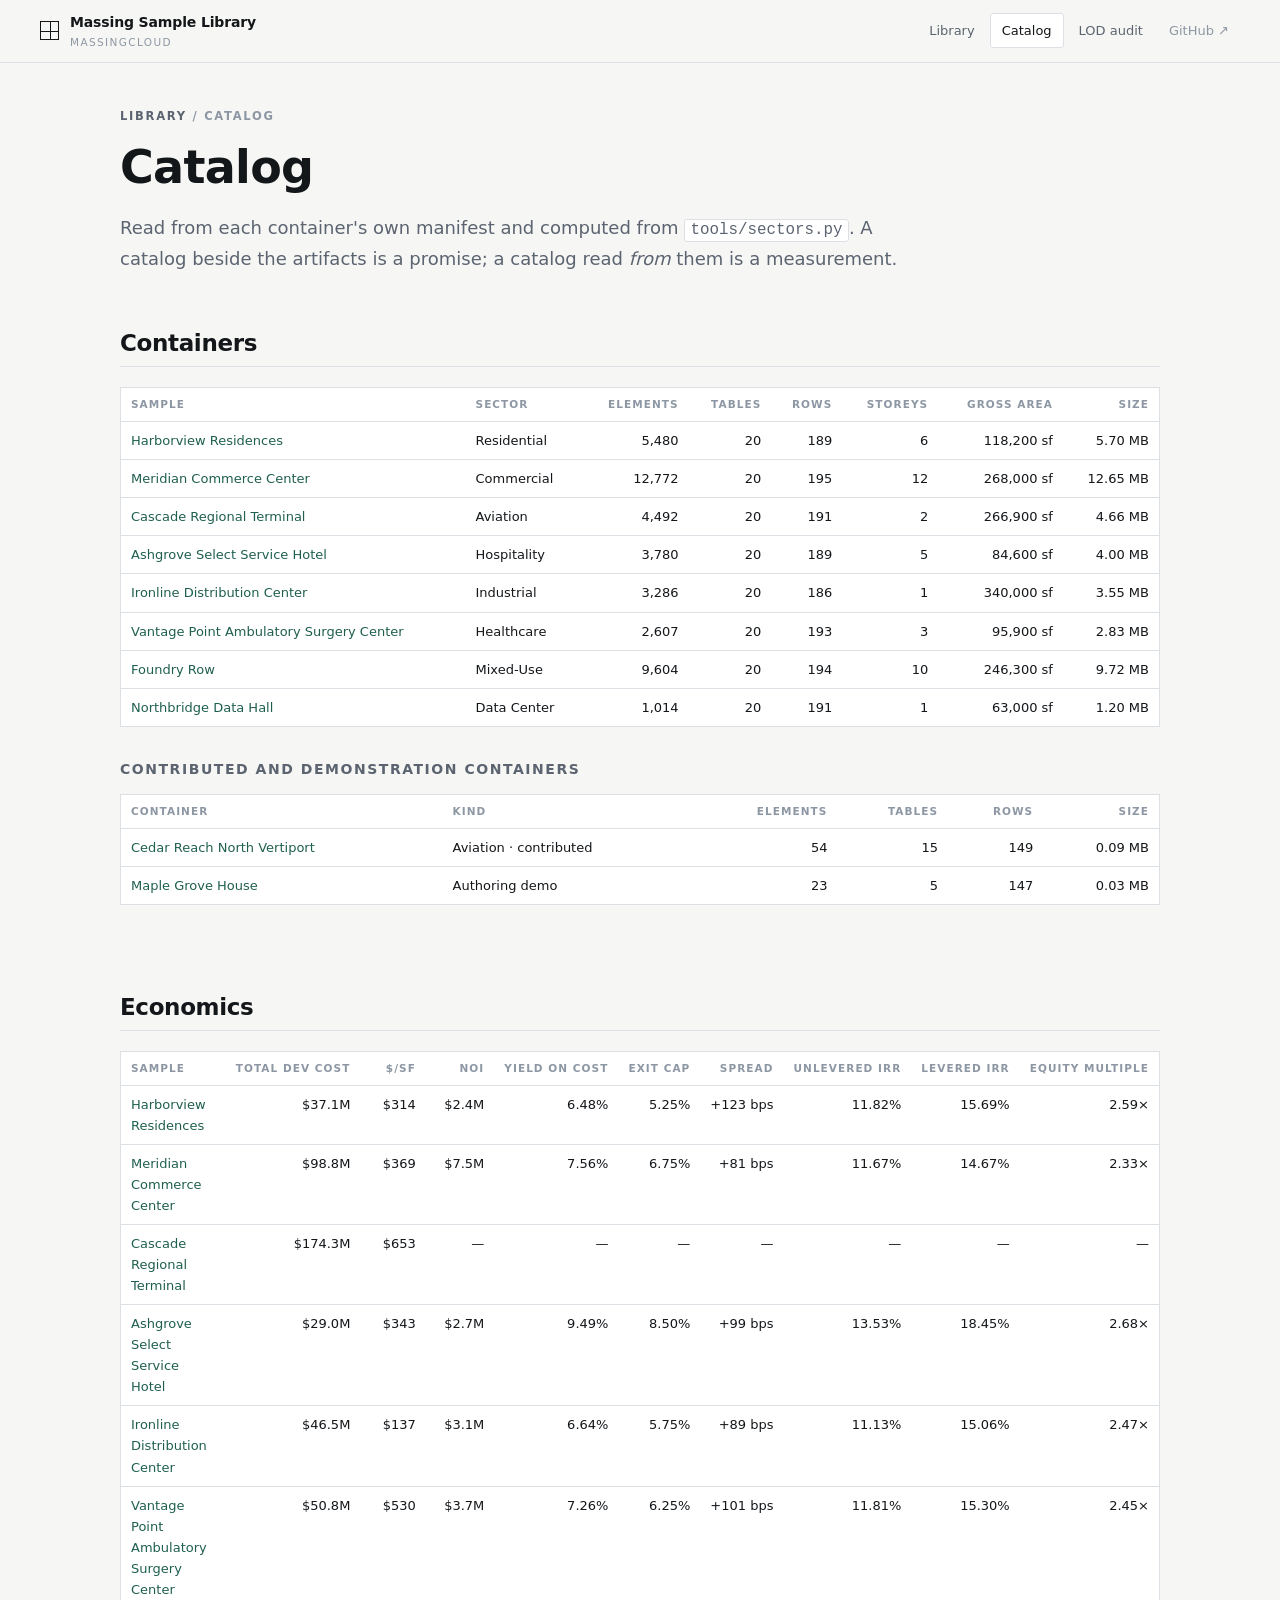
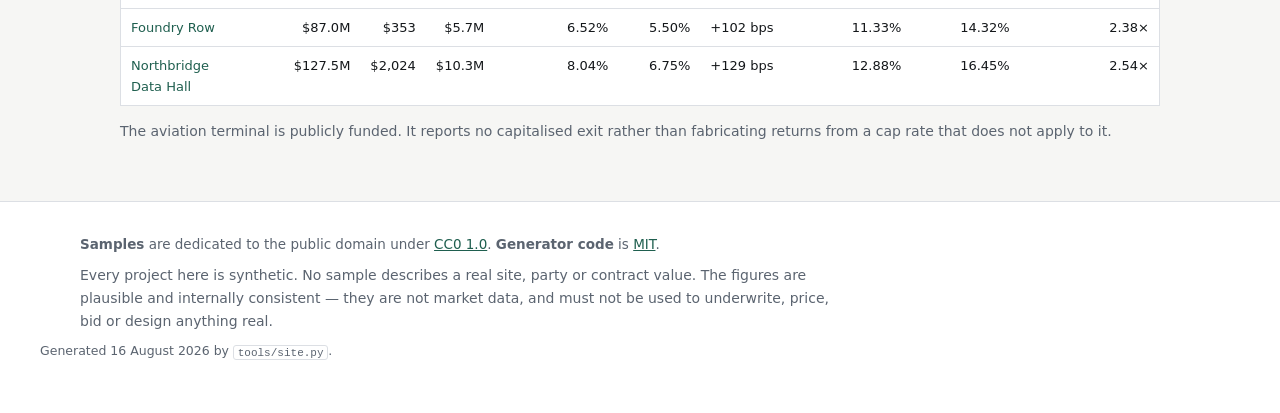
<file: docs/catalog.html>
<!doctype html>
<html lang="en">
<head>
<meta charset="utf-8">
<meta name="viewport" content="width=device-width,initial-scale=1">
<title>Catalog — Massing Sample Library</title>
<meta name="description" content="Free CC0 .mass sample projects for the Massing AEC platform.">
<link rel="stylesheet" href="style.css">
<link rel="icon" href="data:image/svg+xml,%3Csvg%20xmlns='http://www.w3.org/2000/svg'%20viewBox='0%200%2016%2016'%3E%3Crect%20width='16'%20height='16'%20fill='%2312161a'/%3E%3Crect%20x='3'%20y='3'%20width='10'%20height='10'%20fill='none'%20stroke='%23e8eaed'%20stroke-width='1'/%3E%3Cline%20x1='3'%20y1='8'%20x2='13'%20y2='8'%20stroke='%23e8eaed'%20stroke-width='.7'/%3E%3Cline%20x1='8'%20y1='3'%20x2='8'%20y2='13'%20stroke='%23e8eaed'%20stroke-width='.7'/%3E%3C/svg%3E">
</head>
<body>
<header class="top">
  <a class="brand" href="index.html">
    <span class="mark"></span>
    <span><b>Massing Sample Library</b><em>MassingCloud</em></span>
  </a>
  <nav><a href="index.html">Library</a><a href="catalog.html" class=on>Catalog</a><a href="lod-audit.html">LOD audit</a><a class="ghost" href="https://github.com/MassingCloud/masslibrary">GitHub &#8599;</a></nav>
</header>

<section class="wrap head">
  <p class="eyebrow"><a href="index.html">Library</a> / Catalog</p>
  <h1>Catalog</h1>
  <p class="lede">Read from each container's own manifest and computed from
    <code>tools/sectors.py</code>. A catalog beside the artifacts is a promise; a catalog read
    <em>from</em> them is a measurement.</p>
</section>

<section class="wrap">
  <h2 class="rule">Containers</h2>
  <table class="data wide">
    <thead><tr><th>Sample</th><th>Sector</th><th class=n>Elements</th><th class=n>Tables</th>
      <th class=n>Rows</th><th class=n>Storeys</th><th class=n>Gross area</th>
      <th class=n>Size</th></tr></thead>
    <tbody><tr>
  <td><a href="harborview_residences.html">Harborview Residences</a></td>
  <td>Residential</td>
  <td class=n>5,480</td>
  <td class=n>20</td>
  <td class=n>189</td>
  <td class=n>6</td>
  <td class=n>118,200 sf</td>
  <td class=n>5.70 MB</td>
</tr><tr>
  <td><a href="meridian_commerce_center.html">Meridian Commerce Center</a></td>
  <td>Commercial</td>
  <td class=n>12,772</td>
  <td class=n>20</td>
  <td class=n>195</td>
  <td class=n>12</td>
  <td class=n>268,000 sf</td>
  <td class=n>12.65 MB</td>
</tr><tr>
  <td><a href="cascade_regional_terminal.html">Cascade Regional Terminal</a></td>
  <td>Aviation</td>
  <td class=n>4,492</td>
  <td class=n>20</td>
  <td class=n>191</td>
  <td class=n>2</td>
  <td class=n>266,900 sf</td>
  <td class=n>4.66 MB</td>
</tr><tr>
  <td><a href="ashgrove_select_hotel.html">Ashgrove Select Service Hotel</a></td>
  <td>Hospitality</td>
  <td class=n>3,780</td>
  <td class=n>20</td>
  <td class=n>189</td>
  <td class=n>5</td>
  <td class=n>84,600 sf</td>
  <td class=n>4.00 MB</td>
</tr><tr>
  <td><a href="ironline_distribution_center.html">Ironline Distribution Center</a></td>
  <td>Industrial</td>
  <td class=n>3,286</td>
  <td class=n>20</td>
  <td class=n>186</td>
  <td class=n>1</td>
  <td class=n>340,000 sf</td>
  <td class=n>3.55 MB</td>
</tr><tr>
  <td><a href="vantage_point_asc.html">Vantage Point Ambulatory Surgery Center</a></td>
  <td>Healthcare</td>
  <td class=n>2,607</td>
  <td class=n>20</td>
  <td class=n>193</td>
  <td class=n>3</td>
  <td class=n>95,900 sf</td>
  <td class=n>2.83 MB</td>
</tr><tr>
  <td><a href="foundry_row_mixed_use.html">Foundry Row</a></td>
  <td>Mixed-Use</td>
  <td class=n>9,604</td>
  <td class=n>20</td>
  <td class=n>194</td>
  <td class=n>10</td>
  <td class=n>246,300 sf</td>
  <td class=n>9.72 MB</td>
</tr><tr>
  <td><a href="northbridge_data_hall.html">Northbridge Data Hall</a></td>
  <td>Data Center</td>
  <td class=n>1,014</td>
  <td class=n>20</td>
  <td class=n>191</td>
  <td class=n>1</td>
  <td class=n>63,000 sf</td>
  <td class=n>1.20 MB</td>
</tr></tbody>
  </table>
  <h3 class="sub">Contributed and demonstration containers</h3>
  <table class="data wide">
    <thead><tr><th>Container</th><th>Kind</th><th class=n>Elements</th><th class=n>Tables</th>
      <th class=n>Rows</th><th class=n>Size</th></tr></thead>
    <tbody><tr><td><a href="cedar_reach_north_vertiport.html">Cedar Reach North Vertiport</a></td><td>Aviation · contributed</td>
  <td class=n>54</td><td class=n>15</td>
  <td class=n>149</td><td class=n>0.09 MB</td></tr><tr><td><a href="maple_grove_house.html">Maple Grove House</a></td><td>Authoring demo</td>
  <td class=n>23</td><td class=n>5</td>
  <td class=n>147</td><td class=n>0.03 MB</td></tr></tbody>
  </table>
</section>

<section class="wrap">
  <h2 class="rule">Economics</h2>
  <table class="data wide">
    <thead><tr><th>Sample</th><th class=n>Total dev cost</th><th class=n>$/sf</th>
      <th class=n>NOI</th><th class=n>Yield on cost</th><th class=n>Exit cap</th>
      <th class=n>Spread</th><th class=n>Unlevered IRR</th><th class=n>Levered IRR</th>
      <th class=n>Equity multiple</th></tr></thead>
    <tbody><tr>
  <td><a href="harborview_residences.html">Harborview Residences</a></td>
  <td class=n>$37.1M</td>
  <td class=n>$314</td>
  <td class=n>$2.4M</td>
  <td class=n>6.48%</td>
  <td class=n>5.25%</td>
  <td class=n>+123 bps</td>
  <td class=n>11.82%</td>
  <td class=n>15.69%</td>
  <td class=n>2.59&times;</td>
</tr><tr>
  <td><a href="meridian_commerce_center.html">Meridian Commerce Center</a></td>
  <td class=n>$98.8M</td>
  <td class=n>$369</td>
  <td class=n>$7.5M</td>
  <td class=n>7.56%</td>
  <td class=n>6.75%</td>
  <td class=n>+81 bps</td>
  <td class=n>11.67%</td>
  <td class=n>14.67%</td>
  <td class=n>2.33&times;</td>
</tr><tr>
  <td><a href="cascade_regional_terminal.html">Cascade Regional Terminal</a></td>
  <td class=n>$174.3M</td>
  <td class=n>$653</td>
  <td class=n>—</td>
  <td class=n>—</td>
  <td class=n>—</td>
  <td class=n>—</td>
  <td class=n>—</td>
  <td class=n>—</td>
  <td class=n>—</td>
</tr><tr>
  <td><a href="ashgrove_select_hotel.html">Ashgrove Select Service Hotel</a></td>
  <td class=n>$29.0M</td>
  <td class=n>$343</td>
  <td class=n>$2.7M</td>
  <td class=n>9.49%</td>
  <td class=n>8.50%</td>
  <td class=n>+99 bps</td>
  <td class=n>13.53%</td>
  <td class=n>18.45%</td>
  <td class=n>2.68&times;</td>
</tr><tr>
  <td><a href="ironline_distribution_center.html">Ironline Distribution Center</a></td>
  <td class=n>$46.5M</td>
  <td class=n>$137</td>
  <td class=n>$3.1M</td>
  <td class=n>6.64%</td>
  <td class=n>5.75%</td>
  <td class=n>+89 bps</td>
  <td class=n>11.13%</td>
  <td class=n>15.06%</td>
  <td class=n>2.47&times;</td>
</tr><tr>
  <td><a href="vantage_point_asc.html">Vantage Point Ambulatory Surgery Center</a></td>
  <td class=n>$50.8M</td>
  <td class=n>$530</td>
  <td class=n>$3.7M</td>
  <td class=n>7.26%</td>
  <td class=n>6.25%</td>
  <td class=n>+101 bps</td>
  <td class=n>11.81%</td>
  <td class=n>15.30%</td>
  <td class=n>2.45&times;</td>
</tr><tr>
  <td><a href="foundry_row_mixed_use.html">Foundry Row</a></td>
  <td class=n>$87.0M</td>
  <td class=n>$353</td>
  <td class=n>$5.7M</td>
  <td class=n>6.52%</td>
  <td class=n>5.50%</td>
  <td class=n>+102 bps</td>
  <td class=n>11.33%</td>
  <td class=n>14.32%</td>
  <td class=n>2.38&times;</td>
</tr><tr>
  <td><a href="northbridge_data_hall.html">Northbridge Data Hall</a></td>
  <td class=n>$127.5M</td>
  <td class=n>$2,024</td>
  <td class=n>$10.3M</td>
  <td class=n>8.04%</td>
  <td class=n>6.75%</td>
  <td class=n>+129 bps</td>
  <td class=n>12.88%</td>
  <td class=n>16.45%</td>
  <td class=n>2.54&times;</td>
</tr></tbody>
  </table>
  <p class="muted">The aviation terminal is publicly funded. It reports no capitalised exit rather
    than fabricating returns from a cap rate that does not apply to it.</p>
</section>

<footer>
  <div>
    <p><b>Samples</b> are dedicated to the public domain under
      <a href="https://github.com/MassingCloud/masslibrary/blob/main/LICENSE-SAMPLES">CC0 1.0</a>.
      <b>Generator code</b> is <a href="https://github.com/MassingCloud/masslibrary/blob/main/LICENSE">MIT</a>.</p>
    <p class="muted">Every project here is synthetic. No sample describes a real site, party or
      contract value. The figures are plausible and internally consistent — they are not market
      data, and must not be used to underwrite, price, bid or design anything real.</p>
  </div>
  <p class="muted small">Generated 16 August 2026 by <code>tools/site.py</code>.</p>
</footer>
</body>
</html>
</file>
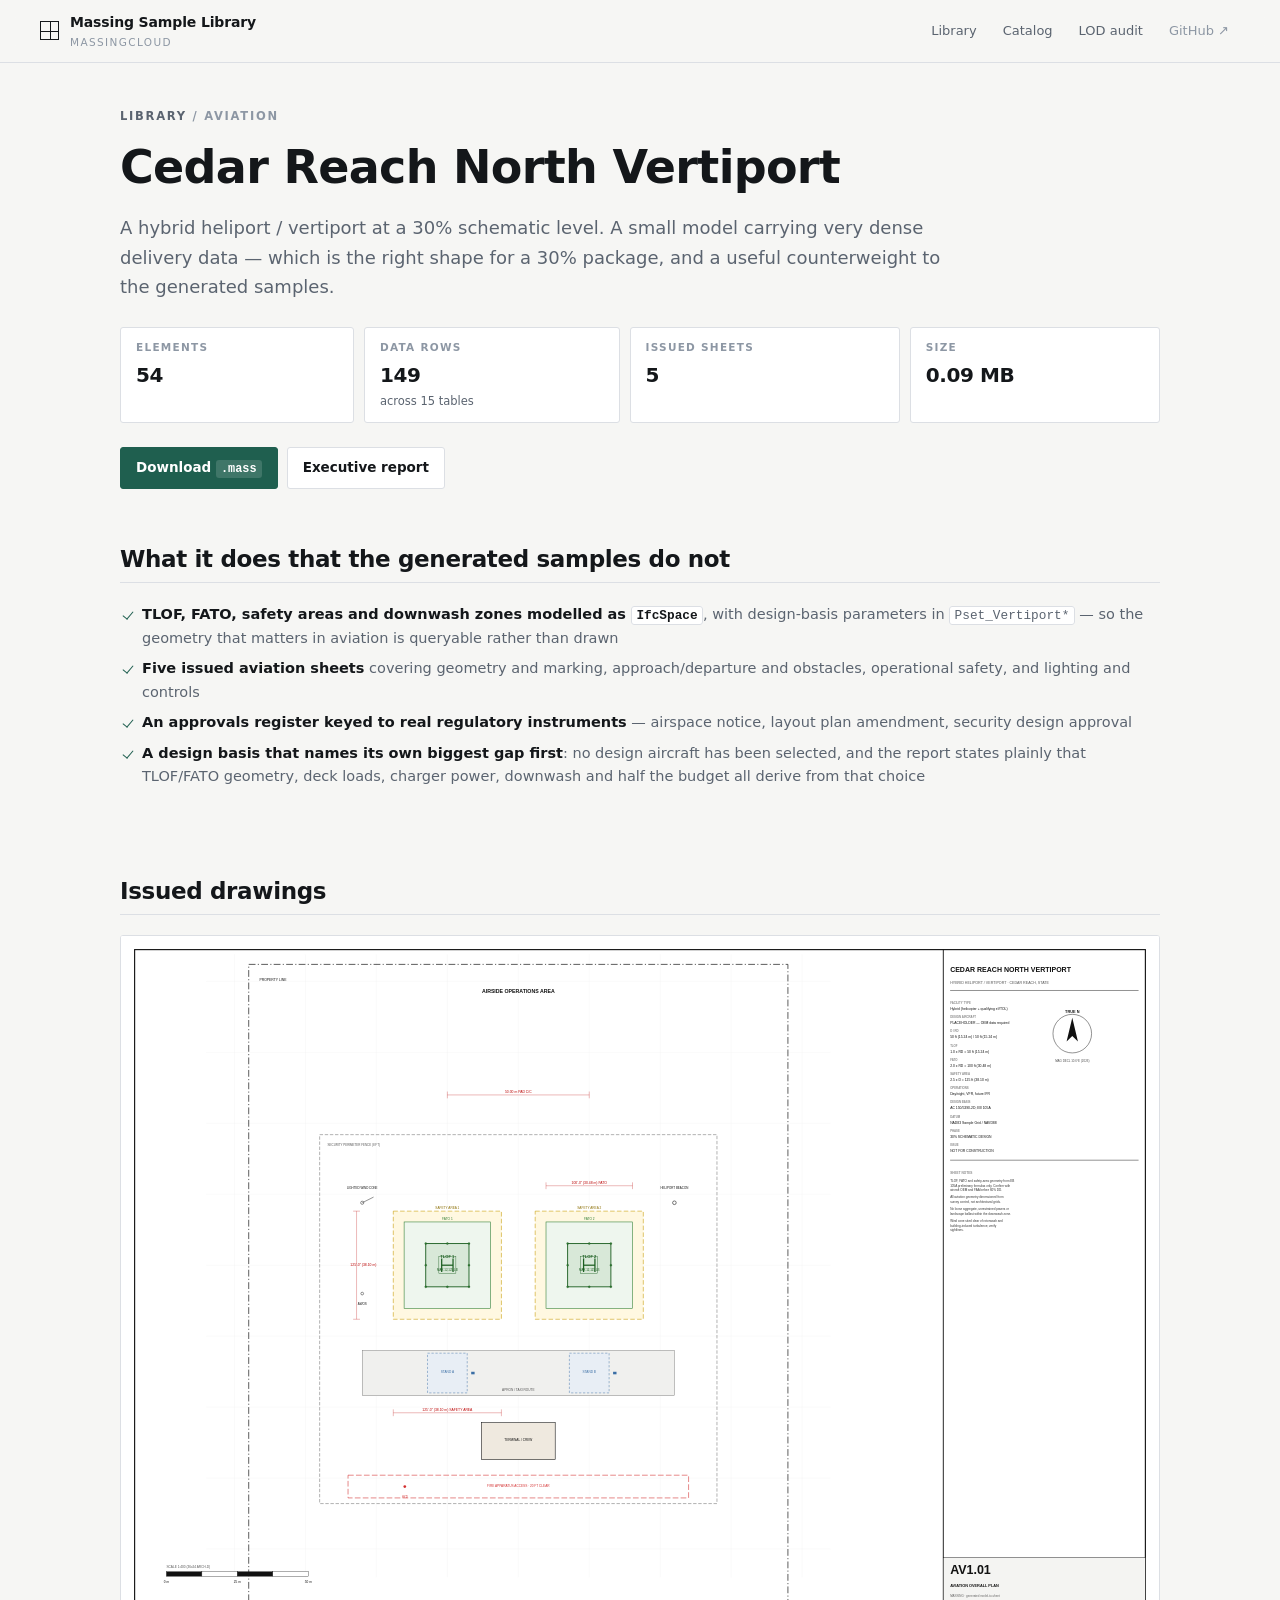
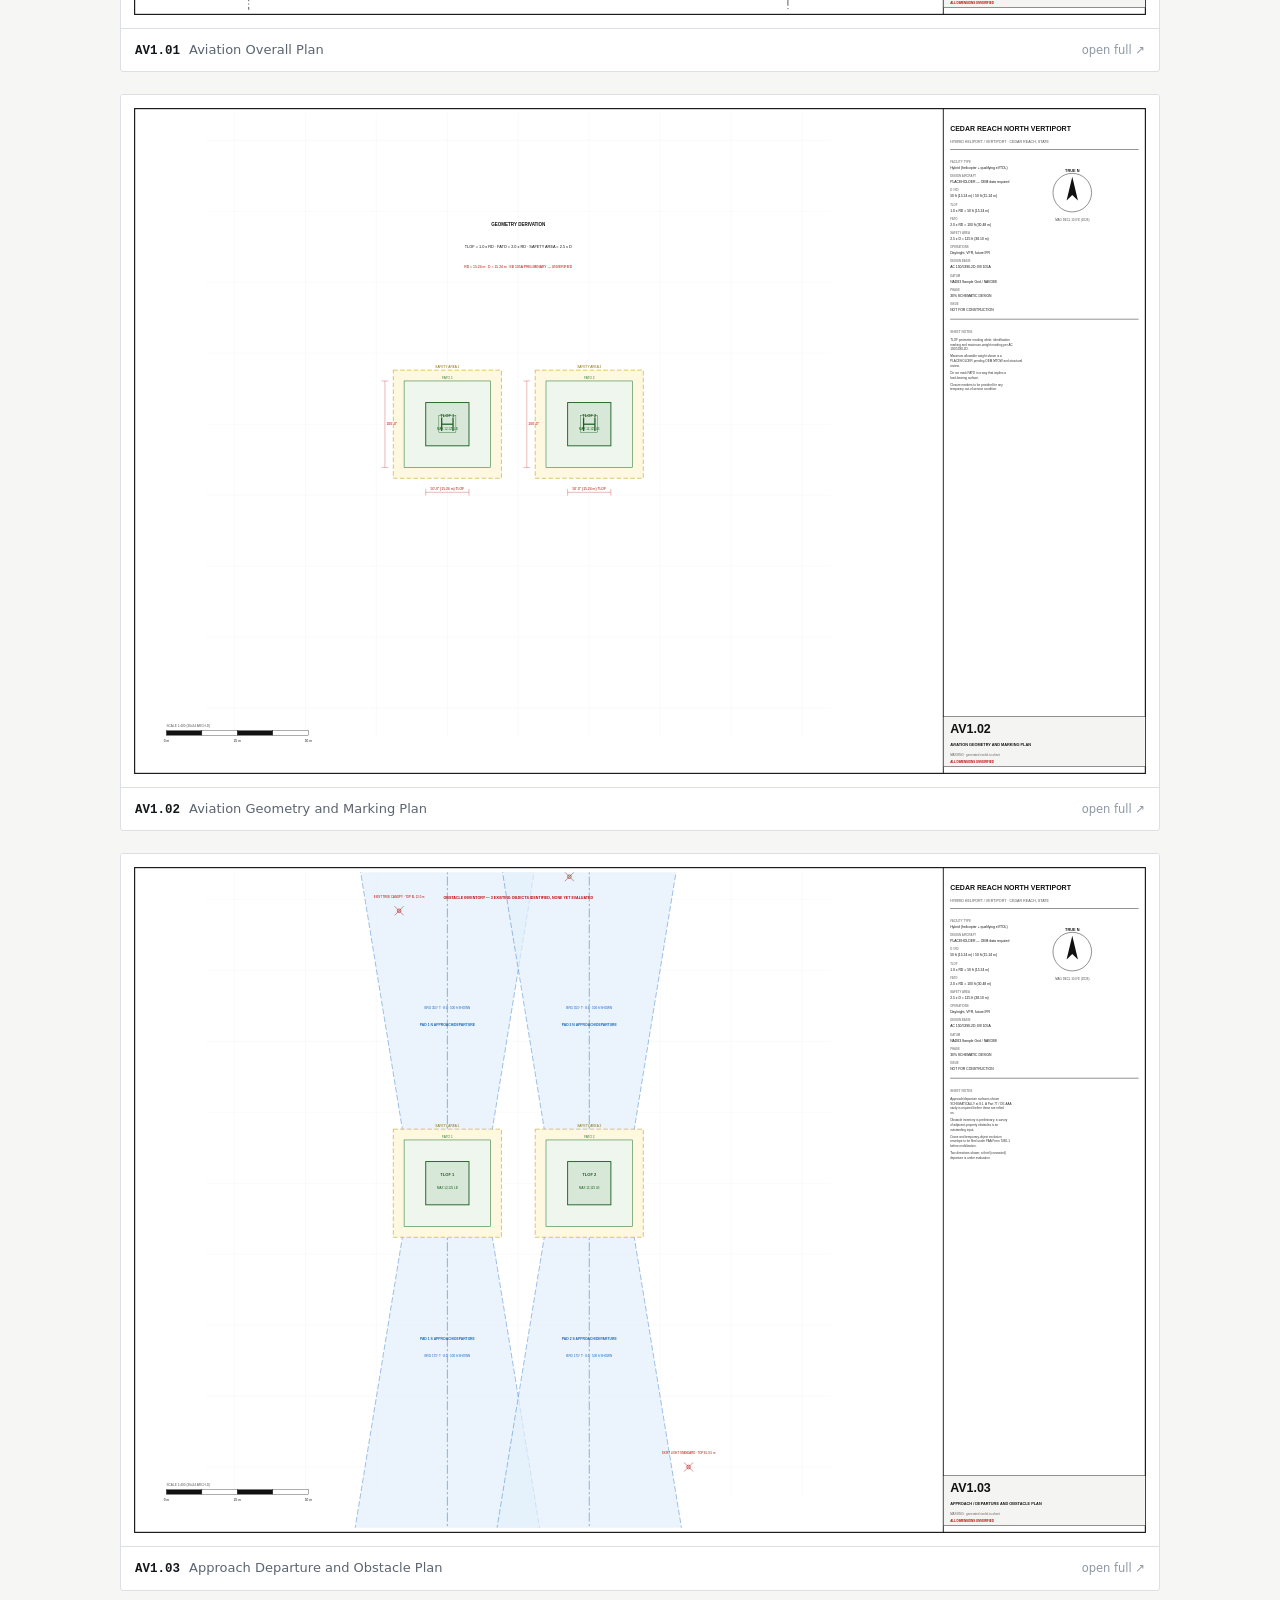
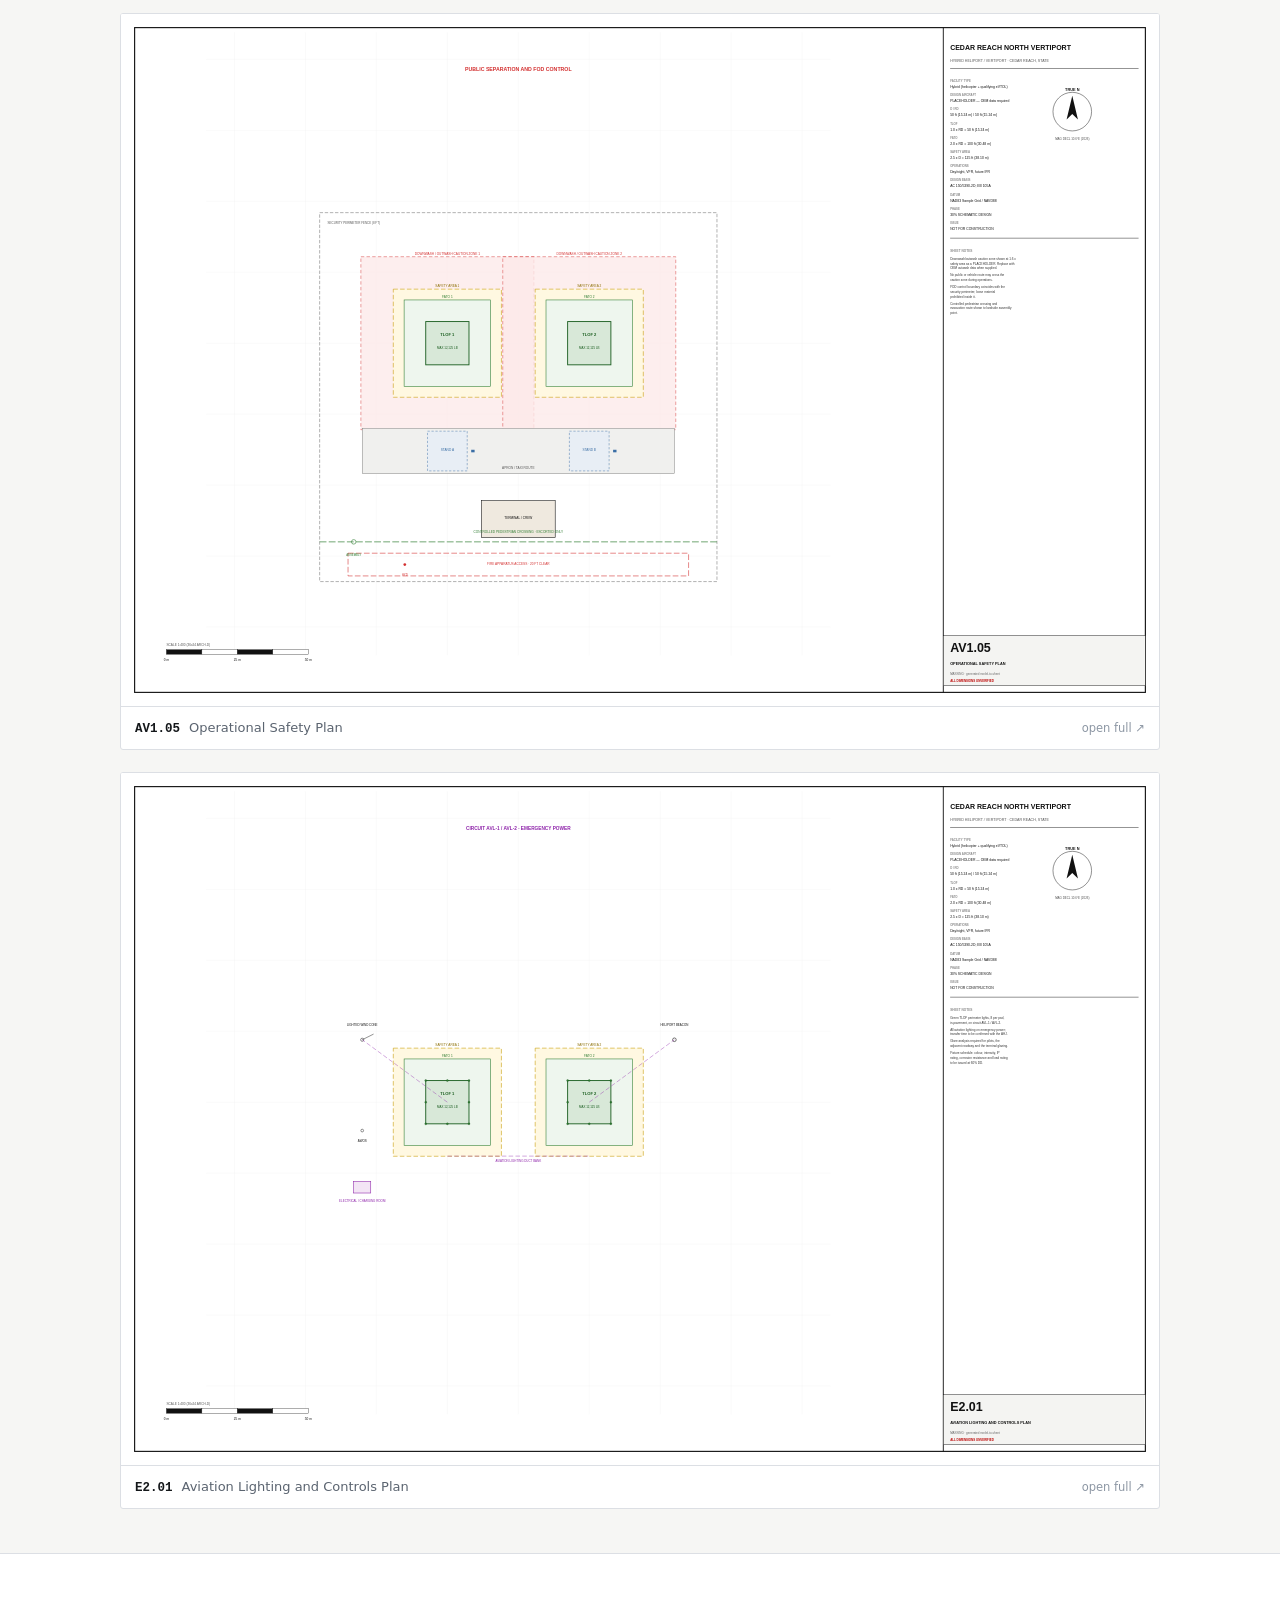
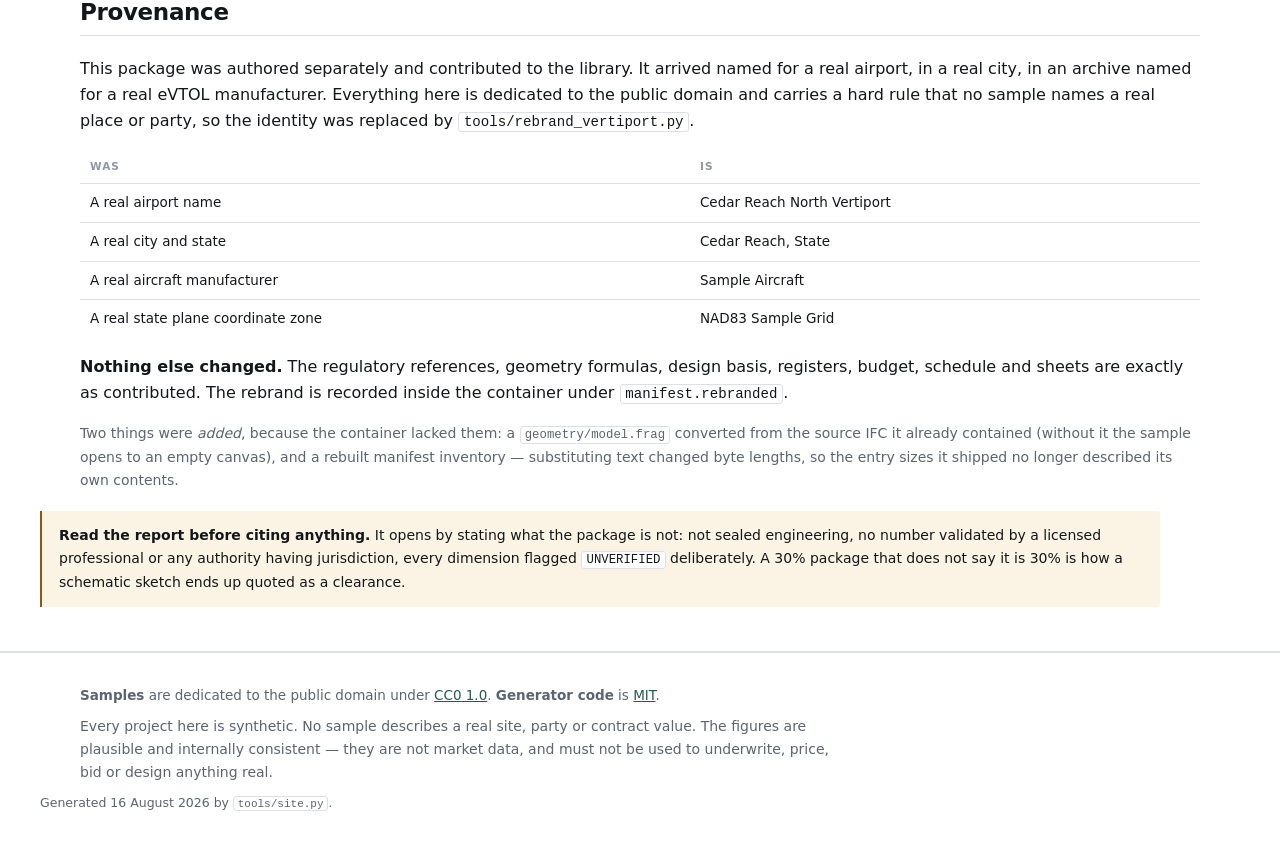
<file: docs/cedar_reach_north_vertiport.html>
<!doctype html>
<html lang="en">
<head>
<meta charset="utf-8">
<meta name="viewport" content="width=device-width,initial-scale=1">
<title>Cedar Reach North Vertiport — Massing Sample Library</title>
<meta name="description" content="Free CC0 .mass sample projects for the Massing AEC platform.">
<link rel="stylesheet" href="style.css">
<link rel="icon" href="data:image/svg+xml,%3Csvg%20xmlns='http://www.w3.org/2000/svg'%20viewBox='0%200%2016%2016'%3E%3Crect%20width='16'%20height='16'%20fill='%2312161a'/%3E%3Crect%20x='3'%20y='3'%20width='10'%20height='10'%20fill='none'%20stroke='%23e8eaed'%20stroke-width='1'/%3E%3Cline%20x1='3'%20y1='8'%20x2='13'%20y2='8'%20stroke='%23e8eaed'%20stroke-width='.7'/%3E%3Cline%20x1='8'%20y1='3'%20x2='8'%20y2='13'%20stroke='%23e8eaed'%20stroke-width='.7'/%3E%3C/svg%3E">
</head>
<body>
<header class="top">
  <a class="brand" href="index.html">
    <span class="mark"></span>
    <span><b>Massing Sample Library</b><em>MassingCloud</em></span>
  </a>
  <nav><a href="index.html">Library</a><a href="catalog.html">Catalog</a><a href="lod-audit.html">LOD audit</a><a class="ghost" href="https://github.com/MassingCloud/masslibrary">GitHub &#8599;</a></nav>
</header>

<section class="wrap head">
  <p class="eyebrow"><a href="index.html">Library</a> / Aviation</p>
  <h1>Cedar Reach North Vertiport</h1>
  <p class="lede">A hybrid heliport / vertiport at a 30% schematic level. A small model carrying
    very dense delivery data — which is the right shape for a 30% package, and a useful counterweight
    to the generated samples.</p>
  <div class="counts">
    <div class="stat"><span class="k">Elements</span><span class="v">54</span></div>
    <div class="stat"><span class="k">Data rows</span><span class="v">149</span><span class="note">across 15 tables</span></div>
    <div class="stat"><span class="k">Issued sheets</span><span class="v">5</span></div>
    <div class="stat"><span class="k">Size</span><span class="v">0.09 MB</span></div>
  </div>
  <p class="dlbar">
    <a class="btn" href="https://raw.githubusercontent.com/MassingCloud/masslibrary/main/samples/aviation/cedar_reach_north_vertiport.mass">Download <code>.mass</code></a>
    <a class="btn ghost" href="https://github.com/MassingCloud/masslibrary/blob/main/samples/aviation/cedar_reach_north_vertiport-executive-report.md">Executive report</a>
  </p>
</section>

<section class="wrap">
  <h2 class="rule">What it does that the generated samples do not</h2>
  <ul class="ticks">
    <li><b>TLOF, FATO, safety areas and downwash zones modelled as <code>IfcSpace</code></b>, with
      design-basis parameters in <code>Pset_Vertiport*</code> — so the geometry that matters in
      aviation is queryable rather than drawn</li>
    <li><b>Five issued aviation sheets</b> covering geometry and marking, approach/departure and
      obstacles, operational safety, and lighting and controls</li>
    <li><b>An approvals register keyed to real regulatory instruments</b> — airspace notice, layout
      plan amendment, security design approval</li>
    <li><b>A design basis that names its own biggest gap first</b>: no design aircraft has been
      selected, and the report states plainly that TLOF/FATO geometry, deck loads, charger power,
      downwash and half the budget all derive from that choice</li>
  </ul>
</section>

<section class="wrap">
  <h2 class="rule">Issued drawings</h2>
  <div class="sheets"><figure class="sheet">
  <a href="sheets/cedar_reach_north_vertiport/AV1.01_Aviation_Overall_Plan.svg" target="_blank" rel="noopener">
    <img src="sheets/cedar_reach_north_vertiport/AV1.01_Aviation_Overall_Plan.svg" alt="AV1.01_Aviation_Overall_Plan.svg" loading="lazy"></a>
  <figcaption><b>AV1.01</b>
    Aviation Overall Plan<span>open full &#8599;</span></figcaption>
</figure><figure class="sheet">
  <a href="sheets/cedar_reach_north_vertiport/AV1.02_Aviation_Geometry_and_Marking_Plan.svg" target="_blank" rel="noopener">
    <img src="sheets/cedar_reach_north_vertiport/AV1.02_Aviation_Geometry_and_Marking_Plan.svg" alt="AV1.02_Aviation_Geometry_and_Marking_Plan.svg" loading="lazy"></a>
  <figcaption><b>AV1.02</b>
    Aviation Geometry and Marking Plan<span>open full &#8599;</span></figcaption>
</figure><figure class="sheet">
  <a href="sheets/cedar_reach_north_vertiport/AV1.03_Approach_Departure_and_Obstacle_Plan.svg" target="_blank" rel="noopener">
    <img src="sheets/cedar_reach_north_vertiport/AV1.03_Approach_Departure_and_Obstacle_Plan.svg" alt="AV1.03_Approach_Departure_and_Obstacle_Plan.svg" loading="lazy"></a>
  <figcaption><b>AV1.03</b>
    Approach Departure and Obstacle Plan<span>open full &#8599;</span></figcaption>
</figure><figure class="sheet">
  <a href="sheets/cedar_reach_north_vertiport/AV1.05_Operational_Safety_Plan.svg" target="_blank" rel="noopener">
    <img src="sheets/cedar_reach_north_vertiport/AV1.05_Operational_Safety_Plan.svg" alt="AV1.05_Operational_Safety_Plan.svg" loading="lazy"></a>
  <figcaption><b>AV1.05</b>
    Operational Safety Plan<span>open full &#8599;</span></figcaption>
</figure><figure class="sheet">
  <a href="sheets/cedar_reach_north_vertiport/E2.01_Aviation_Lighting_and_Controls_Plan.svg" target="_blank" rel="noopener">
    <img src="sheets/cedar_reach_north_vertiport/E2.01_Aviation_Lighting_and_Controls_Plan.svg" alt="E2.01_Aviation_Lighting_and_Controls_Plan.svg" loading="lazy"></a>
  <figcaption><b>E2.01</b>
    Aviation Lighting and Controls Plan<span>open full &#8599;</span></figcaption>
</figure></div>
</section>

<section class="wrap band">
  <h2 class="rule">Provenance</h2>
  <p>This package was authored separately and contributed to the library. It arrived named for a
    real airport, in a real city, in an archive named for a real eVTOL manufacturer. Everything here
    is dedicated to the public domain and carries a hard rule that no sample names a real place or
    party, so the identity was replaced by <code>tools/rebrand_vertiport.py</code>.</p>
  <table class="data">
    <thead><tr><th>Was</th><th>Is</th></tr></thead>
    <tbody>
      <tr><td>A real airport name</td><td>Cedar Reach North Vertiport</td></tr>
      <tr><td>A real city and state</td><td>Cedar Reach, State</td></tr>
      <tr><td>A real aircraft manufacturer</td><td>Sample Aircraft</td></tr>
      <tr><td>A real state plane coordinate zone</td><td>NAD83 Sample Grid</td></tr>
    </tbody>
  </table>
  <p><b>Nothing else changed.</b> The regulatory references, geometry formulas, design basis,
    registers, budget, schedule and sheets are exactly as contributed. The rebrand is recorded inside
    the container under <code>manifest.rebranded</code>.</p>
  <p class="muted">Two things were <em>added</em>, because the container lacked them: a
    <code>geometry/model.frag</code> converted from the source IFC it already contained (without it
    the sample opens to an empty canvas), and a rebuilt manifest inventory — substituting text
    changed byte lengths, so the entry sizes it shipped no longer described its own contents.</p>
  <p class="callout"><b>Read the report before citing anything.</b> It opens by stating what the
    package is not: not sealed engineering, no number validated by a licensed professional or any
    authority having jurisdiction, every dimension flagged <code>UNVERIFIED</code> deliberately. A
    30% package that does not say it is 30% is how a schematic sketch ends up quoted as a
    clearance.</p>
</section>

<footer>
  <div>
    <p><b>Samples</b> are dedicated to the public domain under
      <a href="https://github.com/MassingCloud/masslibrary/blob/main/LICENSE-SAMPLES">CC0 1.0</a>.
      <b>Generator code</b> is <a href="https://github.com/MassingCloud/masslibrary/blob/main/LICENSE">MIT</a>.</p>
    <p class="muted">Every project here is synthetic. No sample describes a real site, party or
      contract value. The figures are plausible and internally consistent — they are not market
      data, and must not be used to underwrite, price, bid or design anything real.</p>
  </div>
  <p class="muted small">Generated 16 August 2026 by <code>tools/site.py</code>.</p>
</footer>
</body>
</html>
</file>
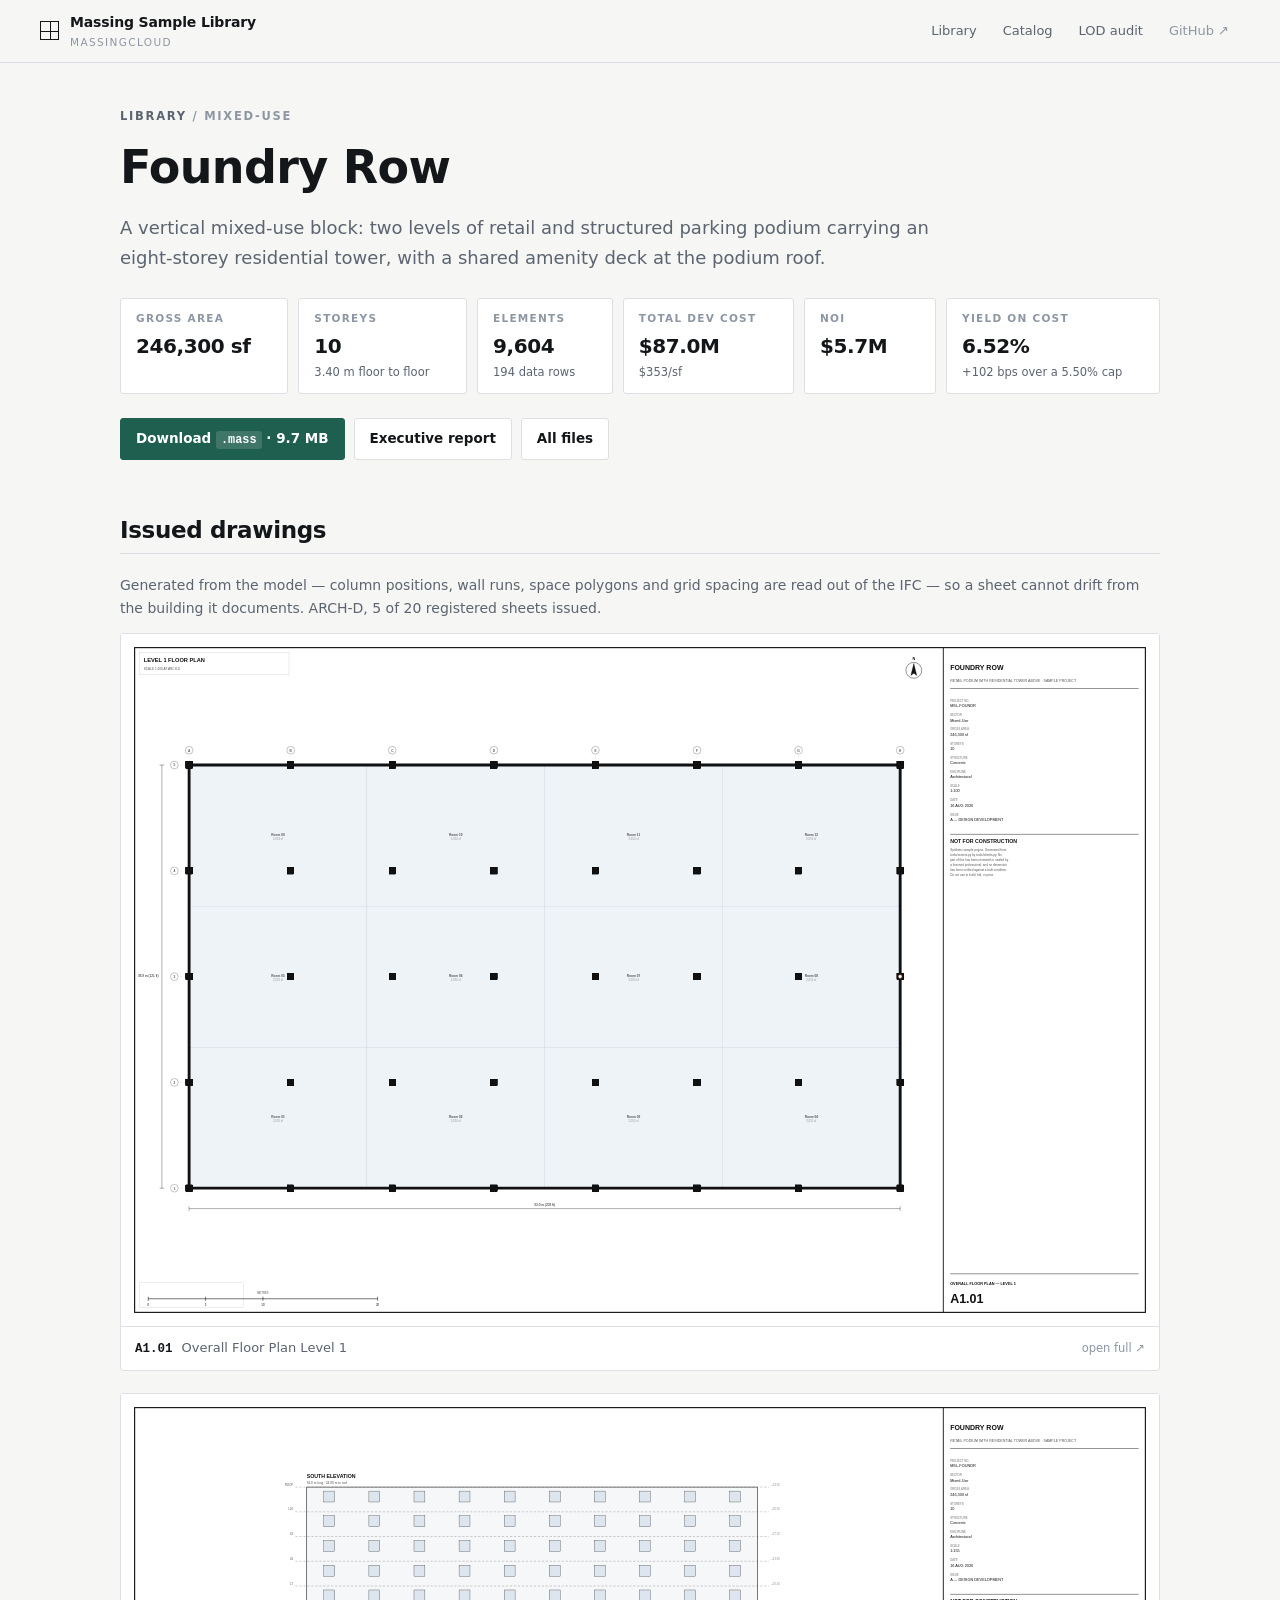
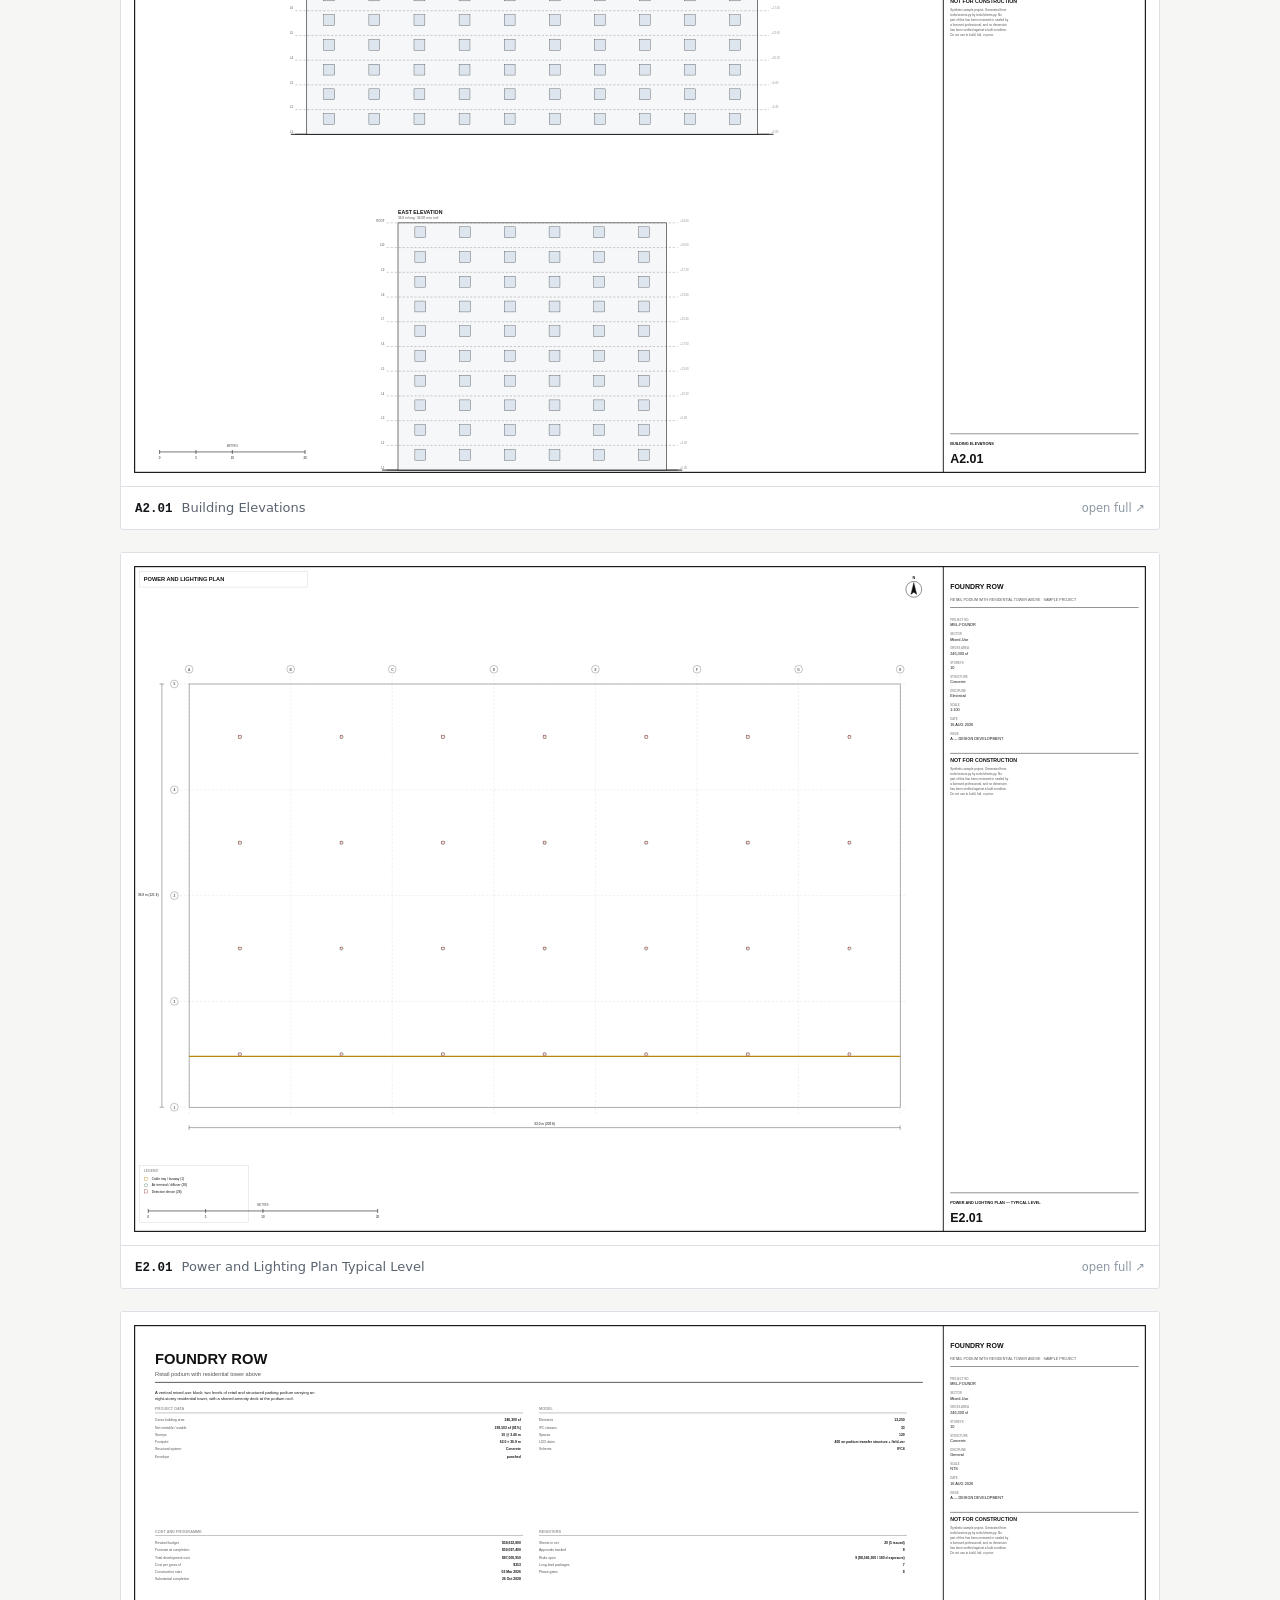
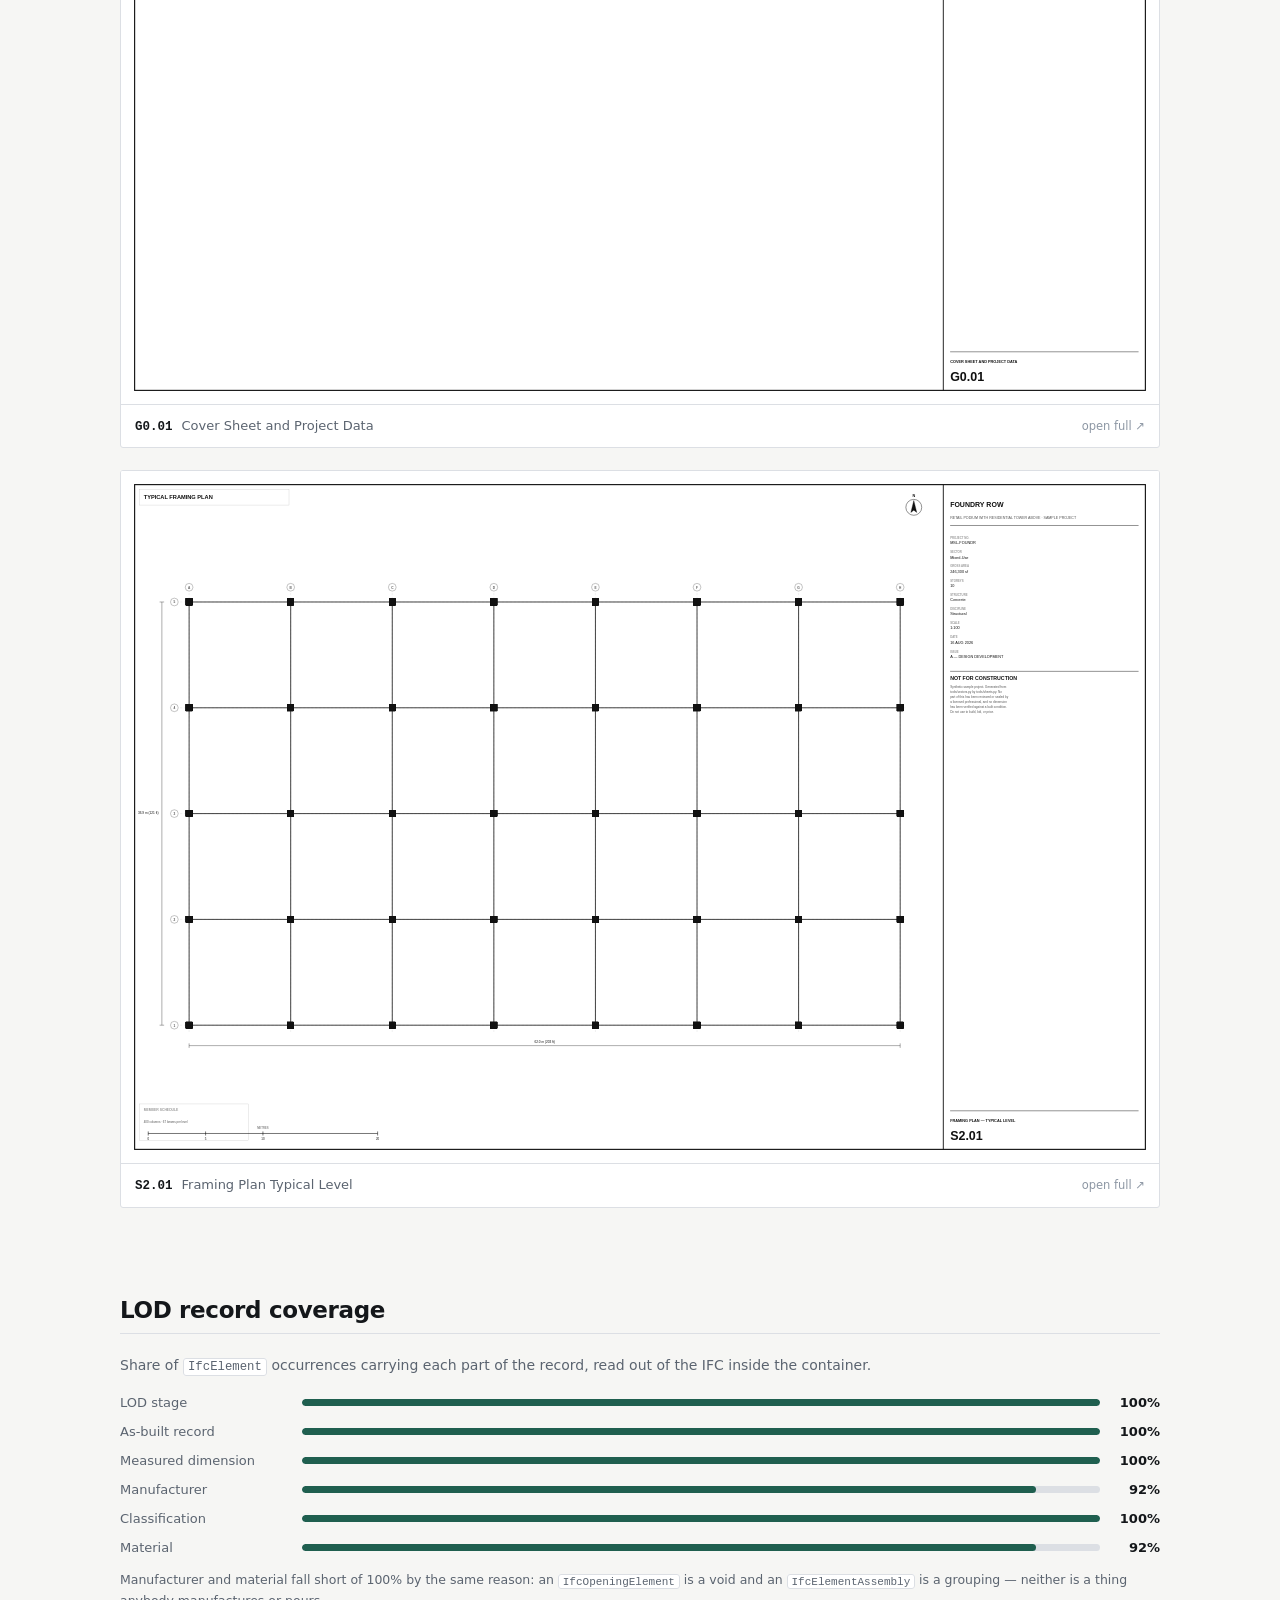
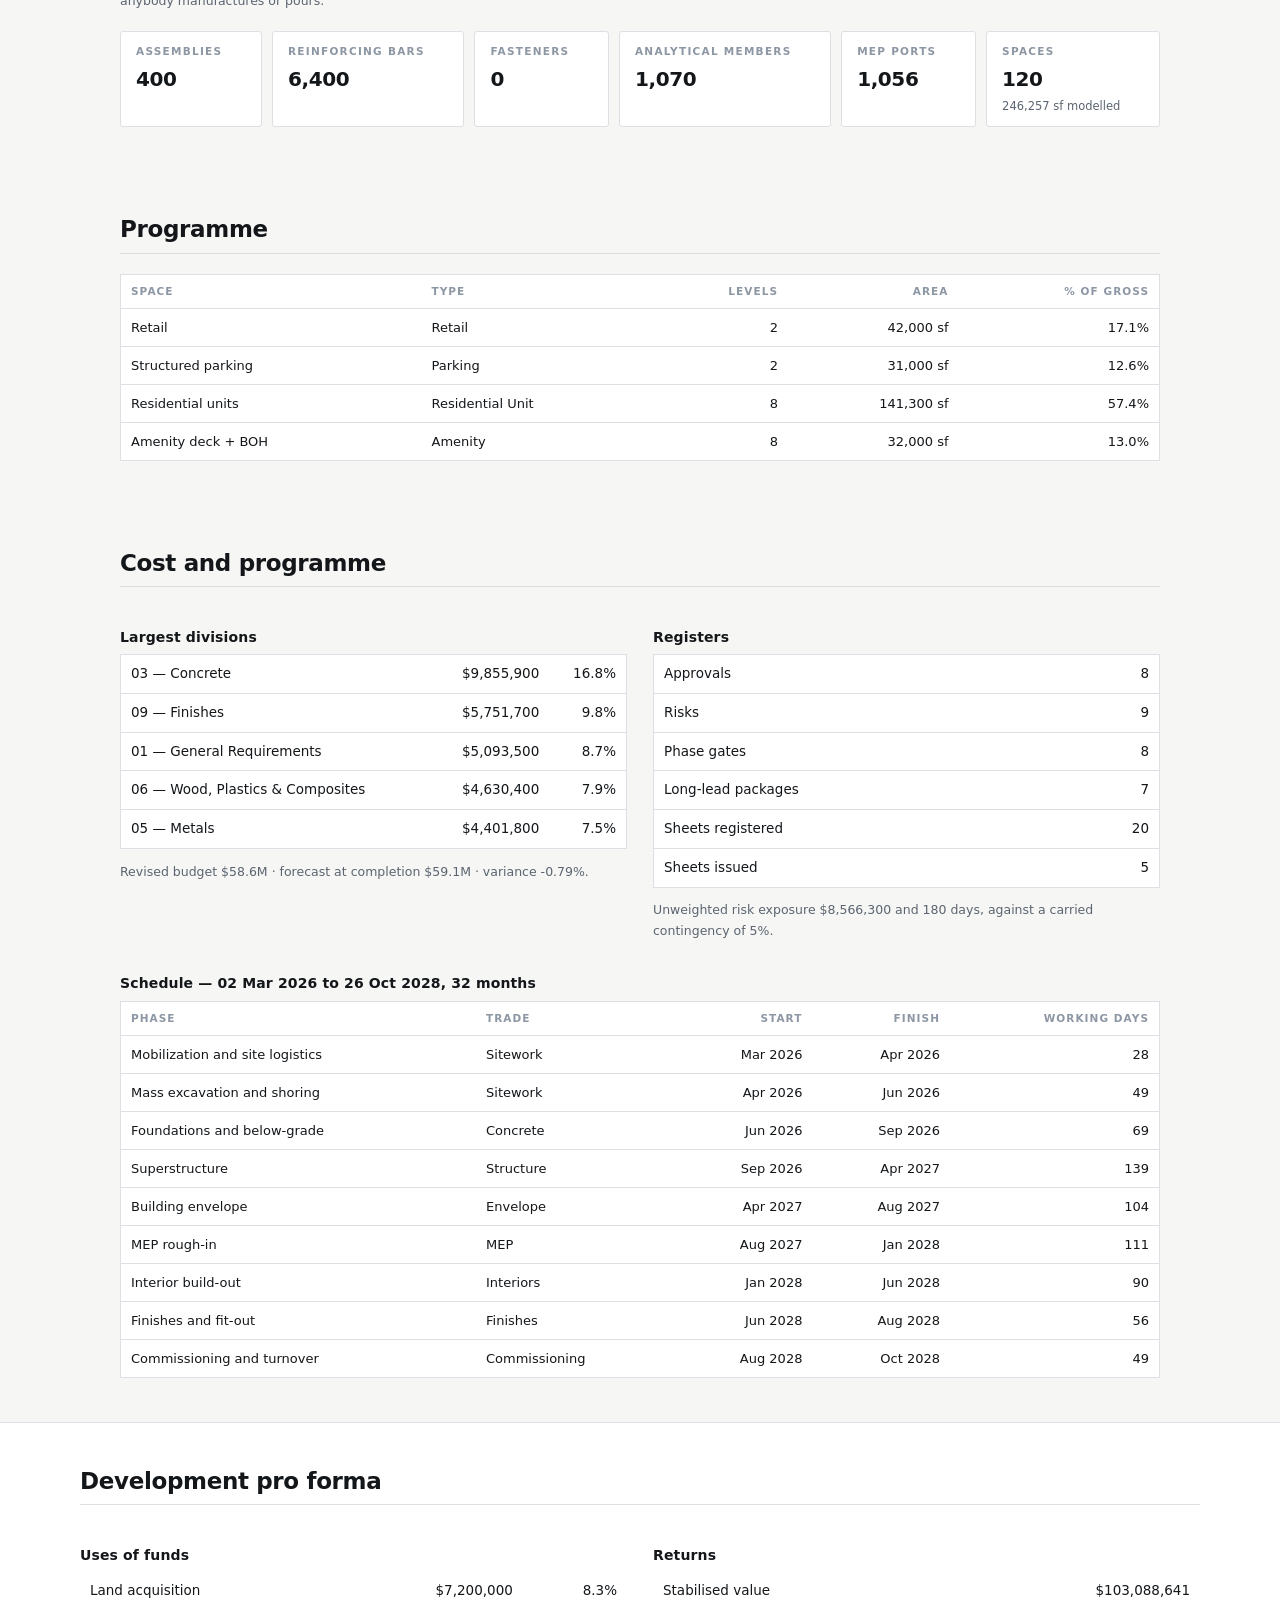
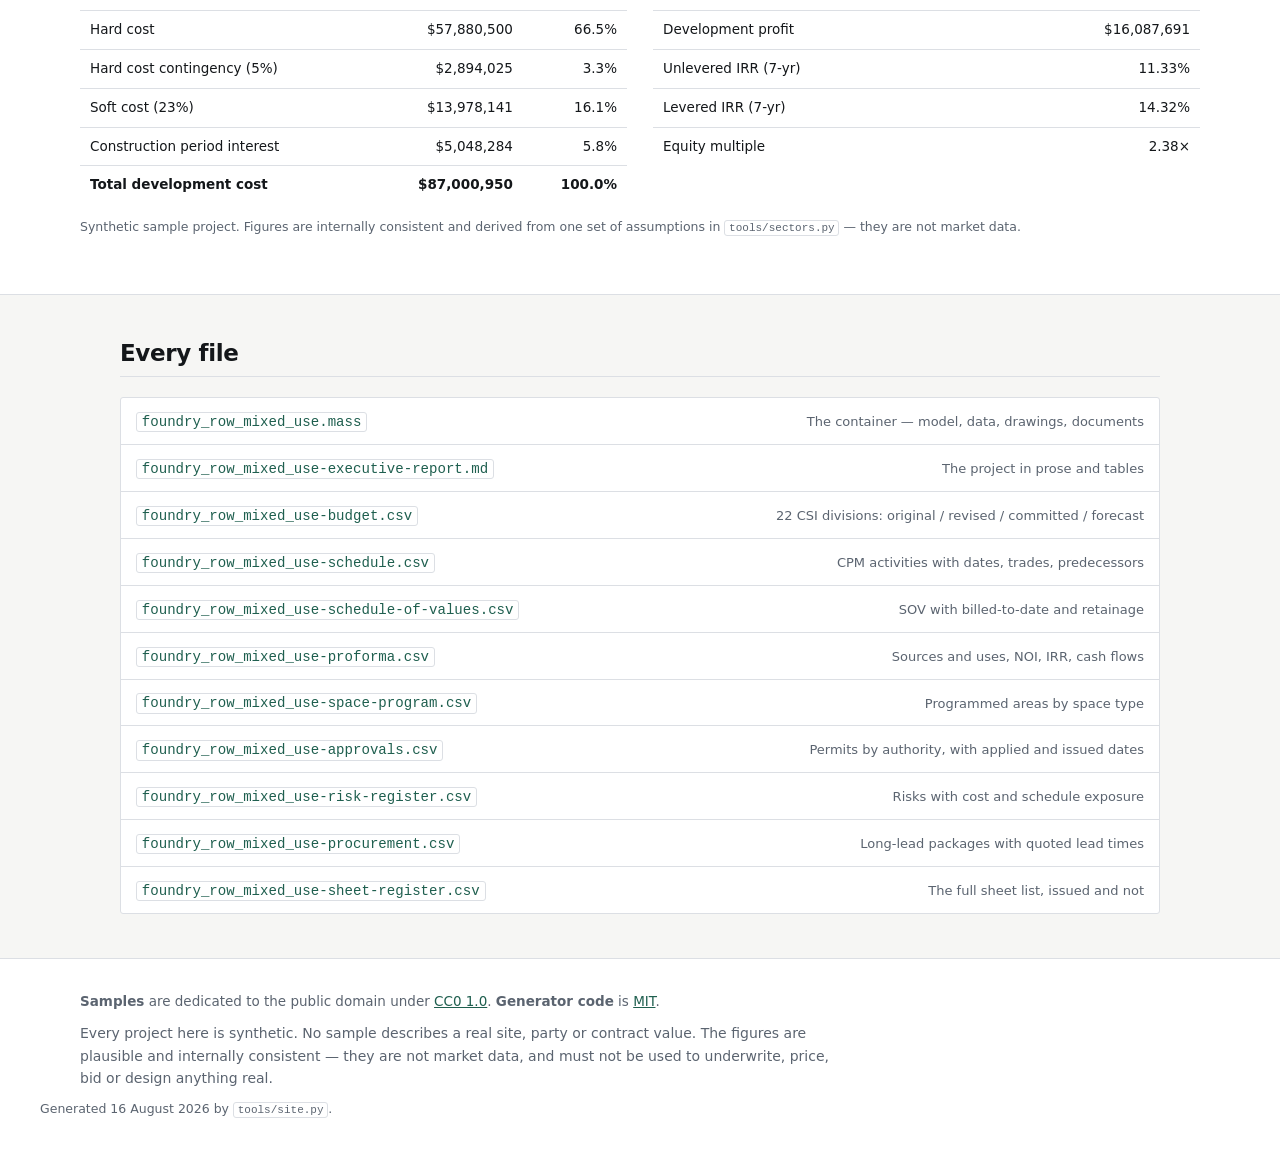
<file: docs/foundry_row_mixed_use.html>
<!doctype html>
<html lang="en">
<head>
<meta charset="utf-8">
<meta name="viewport" content="width=device-width,initial-scale=1">
<title>Foundry Row — Massing Sample Library</title>
<meta name="description" content="A vertical mixed-use block: two levels of retail and structured parking podium carrying an eight-storey residential tower, with a shared amenity deck at the podium roof.">
<link rel="stylesheet" href="style.css">
<link rel="icon" href="data:image/svg+xml,%3Csvg%20xmlns='http://www.w3.org/2000/svg'%20viewBox='0%200%2016%2016'%3E%3Crect%20width='16'%20height='16'%20fill='%2312161a'/%3E%3Crect%20x='3'%20y='3'%20width='10'%20height='10'%20fill='none'%20stroke='%23e8eaed'%20stroke-width='1'/%3E%3Cline%20x1='3'%20y1='8'%20x2='13'%20y2='8'%20stroke='%23e8eaed'%20stroke-width='.7'/%3E%3Cline%20x1='8'%20y1='3'%20x2='8'%20y2='13'%20stroke='%23e8eaed'%20stroke-width='.7'/%3E%3C/svg%3E">
</head>
<body>
<header class="top">
  <a class="brand" href="index.html">
    <span class="mark"></span>
    <span><b>Massing Sample Library</b><em>MassingCloud</em></span>
  </a>
  <nav><a href="index.html">Library</a><a href="catalog.html">Catalog</a><a href="lod-audit.html">LOD audit</a><a class="ghost" href="https://github.com/MassingCloud/masslibrary">GitHub &#8599;</a></nav>
</header>

<section class="wrap head">
  <p class="eyebrow"><a href="index.html">Library</a> / Mixed-Use</p>
  <h1>Foundry Row</h1>
  <p class="lede">A vertical mixed-use block: two levels of retail and structured parking podium carrying an eight-storey residential tower, with a shared amenity deck at the podium roof.</p>
  <div class="counts"><div class="stat"><span class="k">Gross area</span><span class="v">246,300 sf</span></div><div class="stat"><span class="k">Storeys</span><span class="v">10</span><span class="note">3.40 m floor to floor</span></div><div class="stat"><span class="k">Elements</span><span class="v">9,604</span><span class="note">194 data rows</span></div><div class="stat"><span class="k">Total dev cost</span><span class="v">$87.0M</span><span class="note">$353/sf</span></div><div class="stat"><span class="k">NOI</span><span class="v">$5.7M</span></div><div class="stat"><span class="k">Yield on cost</span><span class="v">6.52%</span><span class="note">+102 bps over a 5.50% cap</span></div></div>
  <p class="dlbar">
    <a class="btn" href="https://raw.githubusercontent.com/MassingCloud/masslibrary/main/samples/mixed-use/foundry_row_mixed_use.mass">Download <code>.mass</code>
      &middot; 9.7 MB</a>
    <a class="btn ghost" href="https://github.com/MassingCloud/masslibrary/blob/main/samples/mixed-use/foundry_row_mixed_use-executive-report.md">Executive report</a>
    <a class="btn ghost" href="https://github.com/MassingCloud/masslibrary/tree/main/samples/mixed-use">All files</a>
  </p>
</section>

<section class="wrap">
  <h2 class="rule">Issued drawings</h2>
  <p class="muted">Generated from the model — column positions, wall runs, space polygons and grid
    spacing are read out of the IFC — so a sheet cannot drift from the building it documents.
    ARCH-D, 5 of 20 registered sheets issued.</p>
  <div class="sheets"><figure class="sheet">
  <a href="sheets/foundry_row_mixed_use/A1.01_Overall_Floor_Plan_Level_1.svg" target="_blank" rel="noopener">
    <img src="sheets/foundry_row_mixed_use/A1.01_Overall_Floor_Plan_Level_1.svg" alt="A1.01 — Overall Floor Plan Level 1">
  </a>
  <figcaption><b>A1.01</b> Overall Floor Plan Level 1<span>open full &#8599;</span></figcaption>
</figure><figure class="sheet">
  <a href="sheets/foundry_row_mixed_use/A2.01_Building_Elevations.svg" target="_blank" rel="noopener">
    <img src="sheets/foundry_row_mixed_use/A2.01_Building_Elevations.svg" alt="A2.01 — Building Elevations" loading="lazy">
  </a>
  <figcaption><b>A2.01</b> Building Elevations<span>open full &#8599;</span></figcaption>
</figure><figure class="sheet">
  <a href="sheets/foundry_row_mixed_use/E2.01_Power_and_Lighting_Plan_Typical_Level.svg" target="_blank" rel="noopener">
    <img src="sheets/foundry_row_mixed_use/E2.01_Power_and_Lighting_Plan_Typical_Level.svg" alt="E2.01 — Power and Lighting Plan Typical Level" loading="lazy">
  </a>
  <figcaption><b>E2.01</b> Power and Lighting Plan Typical Level<span>open full &#8599;</span></figcaption>
</figure><figure class="sheet">
  <a href="sheets/foundry_row_mixed_use/G0.01_Cover_Sheet_and_Project_Data.svg" target="_blank" rel="noopener">
    <img src="sheets/foundry_row_mixed_use/G0.01_Cover_Sheet_and_Project_Data.svg" alt="G0.01 — Cover Sheet and Project Data" loading="lazy">
  </a>
  <figcaption><b>G0.01</b> Cover Sheet and Project Data<span>open full &#8599;</span></figcaption>
</figure><figure class="sheet">
  <a href="sheets/foundry_row_mixed_use/S2.01_Framing_Plan_Typical_Level.svg" target="_blank" rel="noopener">
    <img src="sheets/foundry_row_mixed_use/S2.01_Framing_Plan_Typical_Level.svg" alt="S2.01 — Framing Plan Typical Level" loading="lazy">
  </a>
  <figcaption><b>S2.01</b> Framing Plan Typical Level<span>open full &#8599;</span></figcaption>
</figure></div>
</section>

<section class="wrap">
  <h2 class="rule">LOD record coverage</h2>
  <p class="muted">Share of <code>IfcElement</code> occurrences carrying each part of the record,
    read out of the IFC inside the container.</p>
  <div class="bars"><div class="bar"><span class="lab">LOD stage</span><span class="track"><i style="width:100%"></i></span><span class="pct">100%</span></div><div class="bar"><span class="lab">As-built record</span><span class="track"><i style="width:100%"></i></span><span class="pct">100%</span></div><div class="bar"><span class="lab">Measured dimension</span><span class="track"><i style="width:100%"></i></span><span class="pct">100%</span></div><div class="bar"><span class="lab">Manufacturer</span><span class="track"><i style="width:92%"></i></span><span class="pct">92%</span></div><div class="bar"><span class="lab">Classification</span><span class="track"><i style="width:100%"></i></span><span class="pct">100%</span></div><div class="bar"><span class="lab">Material</span><span class="track"><i style="width:92%"></i></span><span class="pct">92%</span></div></div>
  <p class="muted small">Manufacturer and material fall short of 100% by the same reason: an
    <code>IfcOpeningElement</code> is a void and an <code>IfcElementAssembly</code> is a grouping —
    neither is a thing anybody manufactures or pours.</p>
  <div class="fab">
    <div class="stat"><span class="k">Assemblies</span><span class="v">400</span></div>
    <div class="stat"><span class="k">Reinforcing bars</span><span class="v">6,400</span></div>
    <div class="stat"><span class="k">Fasteners</span><span class="v">0</span></div>
    <div class="stat"><span class="k">Analytical members</span><span class="v">1,070</span></div>
    <div class="stat"><span class="k">MEP ports</span><span class="v">1,056</span></div>
    <div class="stat"><span class="k">Spaces</span><span class="v">120</span><span class="note">246,257 sf modelled</span></div>
  </div>
</section>

<section class="wrap">
  <h2 class="rule">Programme</h2>
  <table class="data wide">
    <thead><tr><th>Space</th><th>Type</th><th class=n>Levels</th><th class=n>Area</th>
      <th class=n>% of gross</th></tr></thead>
    <tbody><tr><td>Retail</td><td>Retail</td><td class=n>2</td><td class=n>42,000 sf</td><td class=n>17.1%</td></tr><tr><td>Structured parking</td><td>Parking</td><td class=n>2</td><td class=n>31,000 sf</td><td class=n>12.6%</td></tr><tr><td>Residential units</td><td>Residential Unit</td><td class=n>8</td><td class=n>141,300 sf</td><td class=n>57.4%</td></tr><tr><td>Amenity deck + BOH</td><td>Amenity</td><td class=n>8</td><td class=n>32,000 sf</td><td class=n>13.0%</td></tr></tbody>
  </table>
</section>

<section class="wrap">
  <h2 class="rule">Cost and programme</h2>
  <div class="cols">
    <div>
      <h4>Largest divisions</h4>
      <table class="data"><tbody><tr><td>03 — Concrete</td><td class=n>$9,855,900</td><td class=n>16.8%</td></tr><tr><td>09 — Finishes</td><td class=n>$5,751,700</td><td class=n>9.8%</td></tr><tr><td>01 — General Requirements</td><td class=n>$5,093,500</td><td class=n>8.7%</td></tr><tr><td>06 — Wood, Plastics &amp; Composites</td><td class=n>$4,630,400</td><td class=n>7.9%</td></tr><tr><td>05 — Metals</td><td class=n>$4,401,800</td><td class=n>7.5%</td></tr></tbody></table>
      <p class="muted small">Revised budget $58.6M &middot; forecast at completion
        $59.1M &middot; variance
        -0.79%.</p>
    </div>
    <div>
      <h4>Registers</h4>
      <table class="data"><tbody><tr><td>Approvals</td><td class=n>8</td></tr><tr><td>Risks</td><td class=n>9</td></tr><tr><td>Phase gates</td><td class=n>8</td></tr><tr><td>Long-lead packages</td><td class=n>7</td></tr><tr><td>Sheets registered</td><td class=n>20</td></tr><tr><td>Sheets issued</td><td class=n>5</td></tr></tbody></table>
      <p class="muted small">Unweighted risk exposure $8,566,300 and 180 days, against a
        carried contingency of 5%.</p>
    </div>
  </div>
  <h4>Schedule — 02 Mar 2026 to 26 Oct 2028, 32 months</h4>
  <table class="data wide">
    <thead><tr><th>Phase</th><th>Trade</th><th class=n>Start</th><th class=n>Finish</th>
      <th class=n>Working days</th></tr></thead>
    <tbody><tr><td>Mobilization and site logistics</td><td>Sitework</td><td class=n>Mar 2026</td><td class=n>Apr 2026</td><td class=n>28</td></tr><tr><td>Mass excavation and shoring</td><td>Sitework</td><td class=n>Apr 2026</td><td class=n>Jun 2026</td><td class=n>49</td></tr><tr><td>Foundations and below-grade</td><td>Concrete</td><td class=n>Jun 2026</td><td class=n>Sep 2026</td><td class=n>69</td></tr><tr><td>Superstructure</td><td>Structure</td><td class=n>Sep 2026</td><td class=n>Apr 2027</td><td class=n>139</td></tr><tr><td>Building envelope</td><td>Envelope</td><td class=n>Apr 2027</td><td class=n>Aug 2027</td><td class=n>104</td></tr><tr><td>MEP rough-in</td><td>MEP</td><td class=n>Aug 2027</td><td class=n>Jan 2028</td><td class=n>111</td></tr><tr><td>Interior build-out</td><td>Interiors</td><td class=n>Jan 2028</td><td class=n>Jun 2028</td><td class=n>90</td></tr><tr><td>Finishes and fit-out</td><td>Finishes</td><td class=n>Jun 2028</td><td class=n>Aug 2028</td><td class=n>56</td></tr><tr><td>Commissioning and turnover</td><td>Commissioning</td><td class=n>Aug 2028</td><td class=n>Oct 2028</td><td class=n>49</td></tr></tbody>
  </table>
</section>

<section class="wrap band">
  <h2 class="rule">Development pro forma</h2>
  <div class="cols">
    <div>
      <h4>Uses of funds</h4>
      <table class="data"><tbody><tr><td>Land acquisition</td><td class=n>$7,200,000</td><td class=n>8.3%</td></tr><tr><td>Hard cost</td><td class=n>$57,880,500</td><td class=n>66.5%</td></tr><tr><td>Hard cost contingency (5%)</td><td class=n>$2,894,025</td><td class=n>3.3%</td></tr><tr><td>Soft cost (23%)</td><td class=n>$13,978,141</td><td class=n>16.1%</td></tr><tr><td>Construction period interest</td><td class=n>$5,048,284</td><td class=n>5.8%</td></tr>
        <tr class="tot"><td>Total development cost</td>
          <td class=n>$87,000,950</td><td class=n>100.0%</td></tr></tbody></table>
    </div>
    <div>
      <h4>Returns</h4>
      <table class="data">
<tr><td>Stabilised value</td><td class=n>$103,088,641</td></tr>
<tr><td>Development profit</td><td class=n>$16,087,691</td></tr>
<tr><td>Unlevered IRR (7-yr)</td><td class=n>11.33%</td></tr>
<tr><td>Levered IRR (7-yr)</td><td class=n>14.32%</td></tr>
<tr><td>Equity multiple</td><td class=n>2.38&times;</td></tr>
</table>
    </div>
  </div>
  <p class="muted small">Synthetic sample project. Figures are internally consistent and derived
    from one set of assumptions in <code>tools/sectors.py</code> — they are not market data.</p>
</section>

<section class="wrap">
  <h2 class="rule">Every file</h2>
  <ul class="files"><li><a href="https://raw.githubusercontent.com/MassingCloud/masslibrary/main/samples/mixed-use/foundry_row_mixed_use.mass"><code>foundry_row_mixed_use.mass</code></a><span>The container — model, data, drawings, documents</span></li><li><a href="https://raw.githubusercontent.com/MassingCloud/masslibrary/main/samples/mixed-use/foundry_row_mixed_use-executive-report.md"><code>foundry_row_mixed_use-executive-report.md</code></a><span>The project in prose and tables</span></li><li><a href="https://raw.githubusercontent.com/MassingCloud/masslibrary/main/samples/mixed-use/foundry_row_mixed_use-budget.csv"><code>foundry_row_mixed_use-budget.csv</code></a><span>22 CSI divisions: original / revised / committed / forecast</span></li><li><a href="https://raw.githubusercontent.com/MassingCloud/masslibrary/main/samples/mixed-use/foundry_row_mixed_use-schedule.csv"><code>foundry_row_mixed_use-schedule.csv</code></a><span>CPM activities with dates, trades, predecessors</span></li><li><a href="https://raw.githubusercontent.com/MassingCloud/masslibrary/main/samples/mixed-use/foundry_row_mixed_use-schedule-of-values.csv"><code>foundry_row_mixed_use-schedule-of-values.csv</code></a><span>SOV with billed-to-date and retainage</span></li><li><a href="https://raw.githubusercontent.com/MassingCloud/masslibrary/main/samples/mixed-use/foundry_row_mixed_use-proforma.csv"><code>foundry_row_mixed_use-proforma.csv</code></a><span>Sources and uses, NOI, IRR, cash flows</span></li><li><a href="https://raw.githubusercontent.com/MassingCloud/masslibrary/main/samples/mixed-use/foundry_row_mixed_use-space-program.csv"><code>foundry_row_mixed_use-space-program.csv</code></a><span>Programmed areas by space type</span></li><li><a href="https://raw.githubusercontent.com/MassingCloud/masslibrary/main/samples/mixed-use/foundry_row_mixed_use-approvals.csv"><code>foundry_row_mixed_use-approvals.csv</code></a><span>Permits by authority, with applied and issued dates</span></li><li><a href="https://raw.githubusercontent.com/MassingCloud/masslibrary/main/samples/mixed-use/foundry_row_mixed_use-risk-register.csv"><code>foundry_row_mixed_use-risk-register.csv</code></a><span>Risks with cost and schedule exposure</span></li><li><a href="https://raw.githubusercontent.com/MassingCloud/masslibrary/main/samples/mixed-use/foundry_row_mixed_use-procurement.csv"><code>foundry_row_mixed_use-procurement.csv</code></a><span>Long-lead packages with quoted lead times</span></li><li><a href="https://raw.githubusercontent.com/MassingCloud/masslibrary/main/samples/mixed-use/foundry_row_mixed_use-sheet-register.csv"><code>foundry_row_mixed_use-sheet-register.csv</code></a><span>The full sheet list, issued and not</span></li></ul>
</section>

<footer>
  <div>
    <p><b>Samples</b> are dedicated to the public domain under
      <a href="https://github.com/MassingCloud/masslibrary/blob/main/LICENSE-SAMPLES">CC0 1.0</a>.
      <b>Generator code</b> is <a href="https://github.com/MassingCloud/masslibrary/blob/main/LICENSE">MIT</a>.</p>
    <p class="muted">Every project here is synthetic. No sample describes a real site, party or
      contract value. The figures are plausible and internally consistent — they are not market
      data, and must not be used to underwrite, price, bid or design anything real.</p>
  </div>
  <p class="muted small">Generated 16 August 2026 by <code>tools/site.py</code>.</p>
</footer>
</body>
</html>
</file>
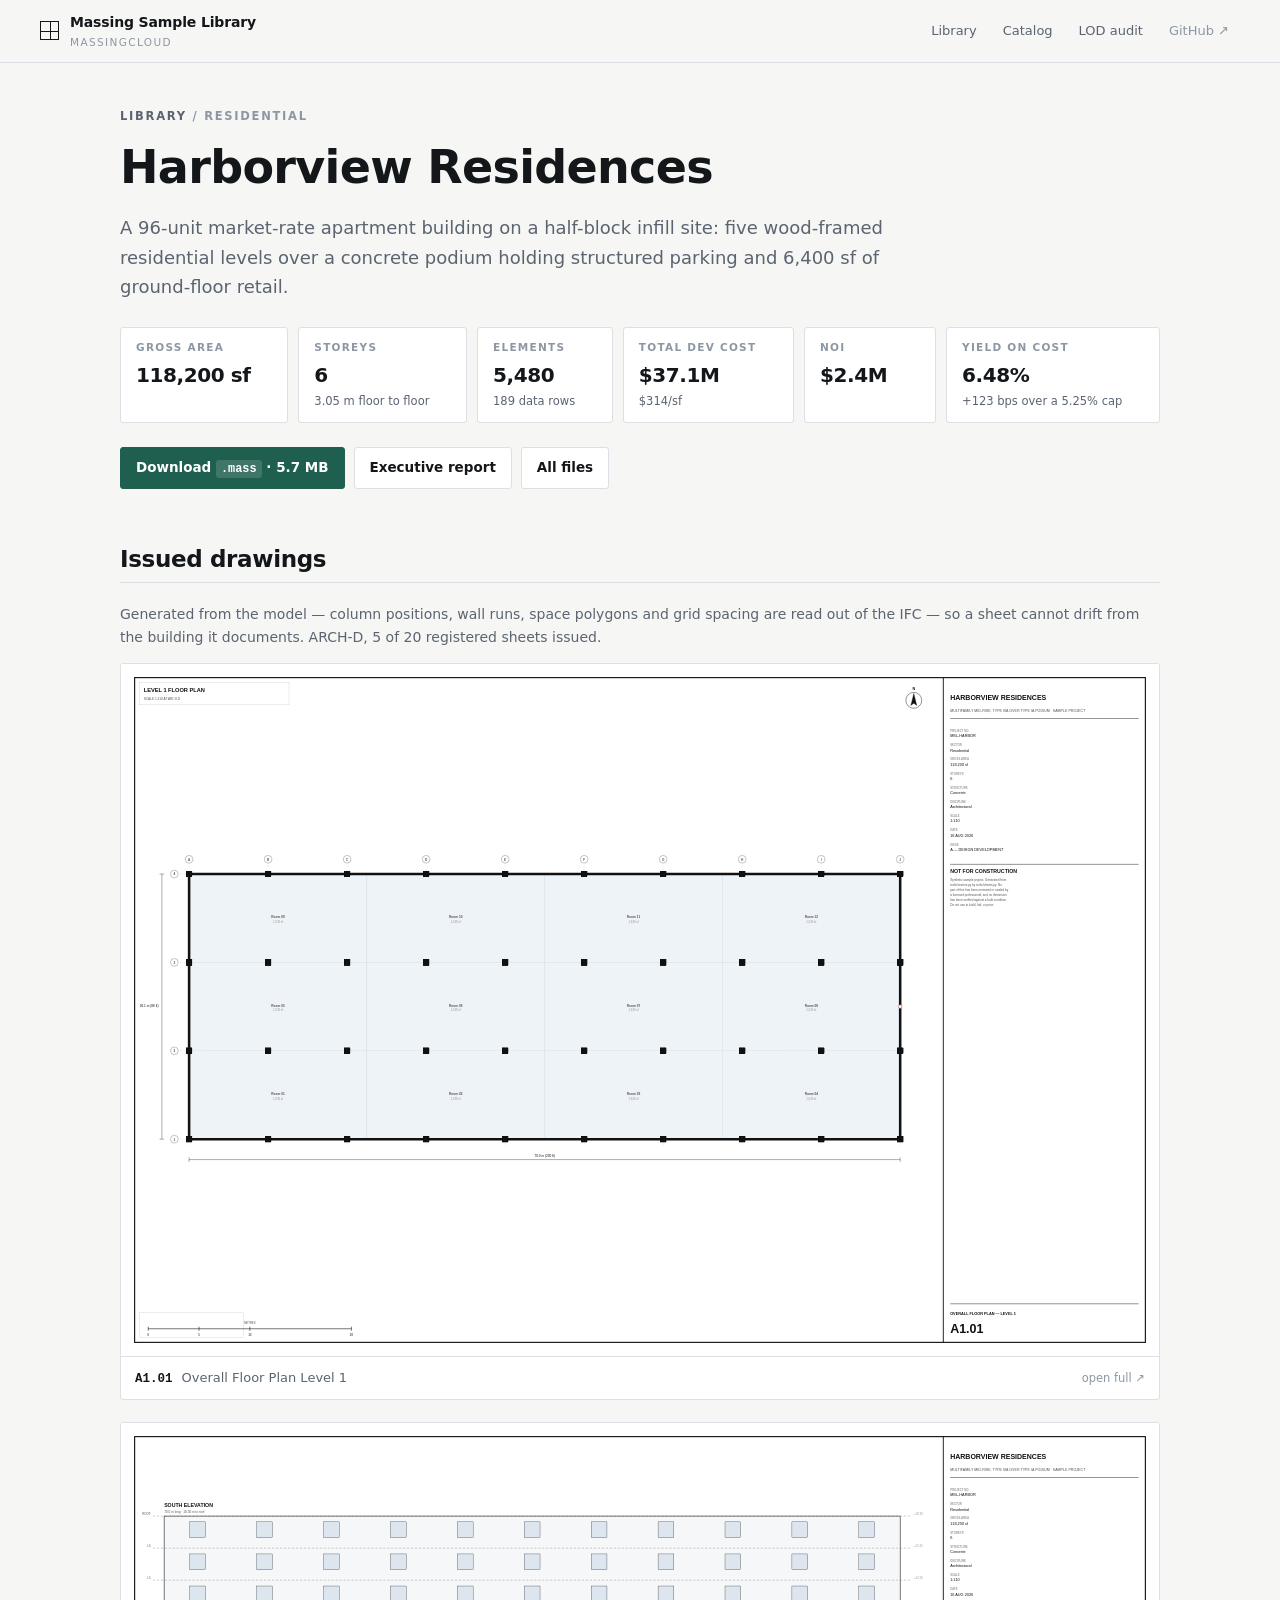
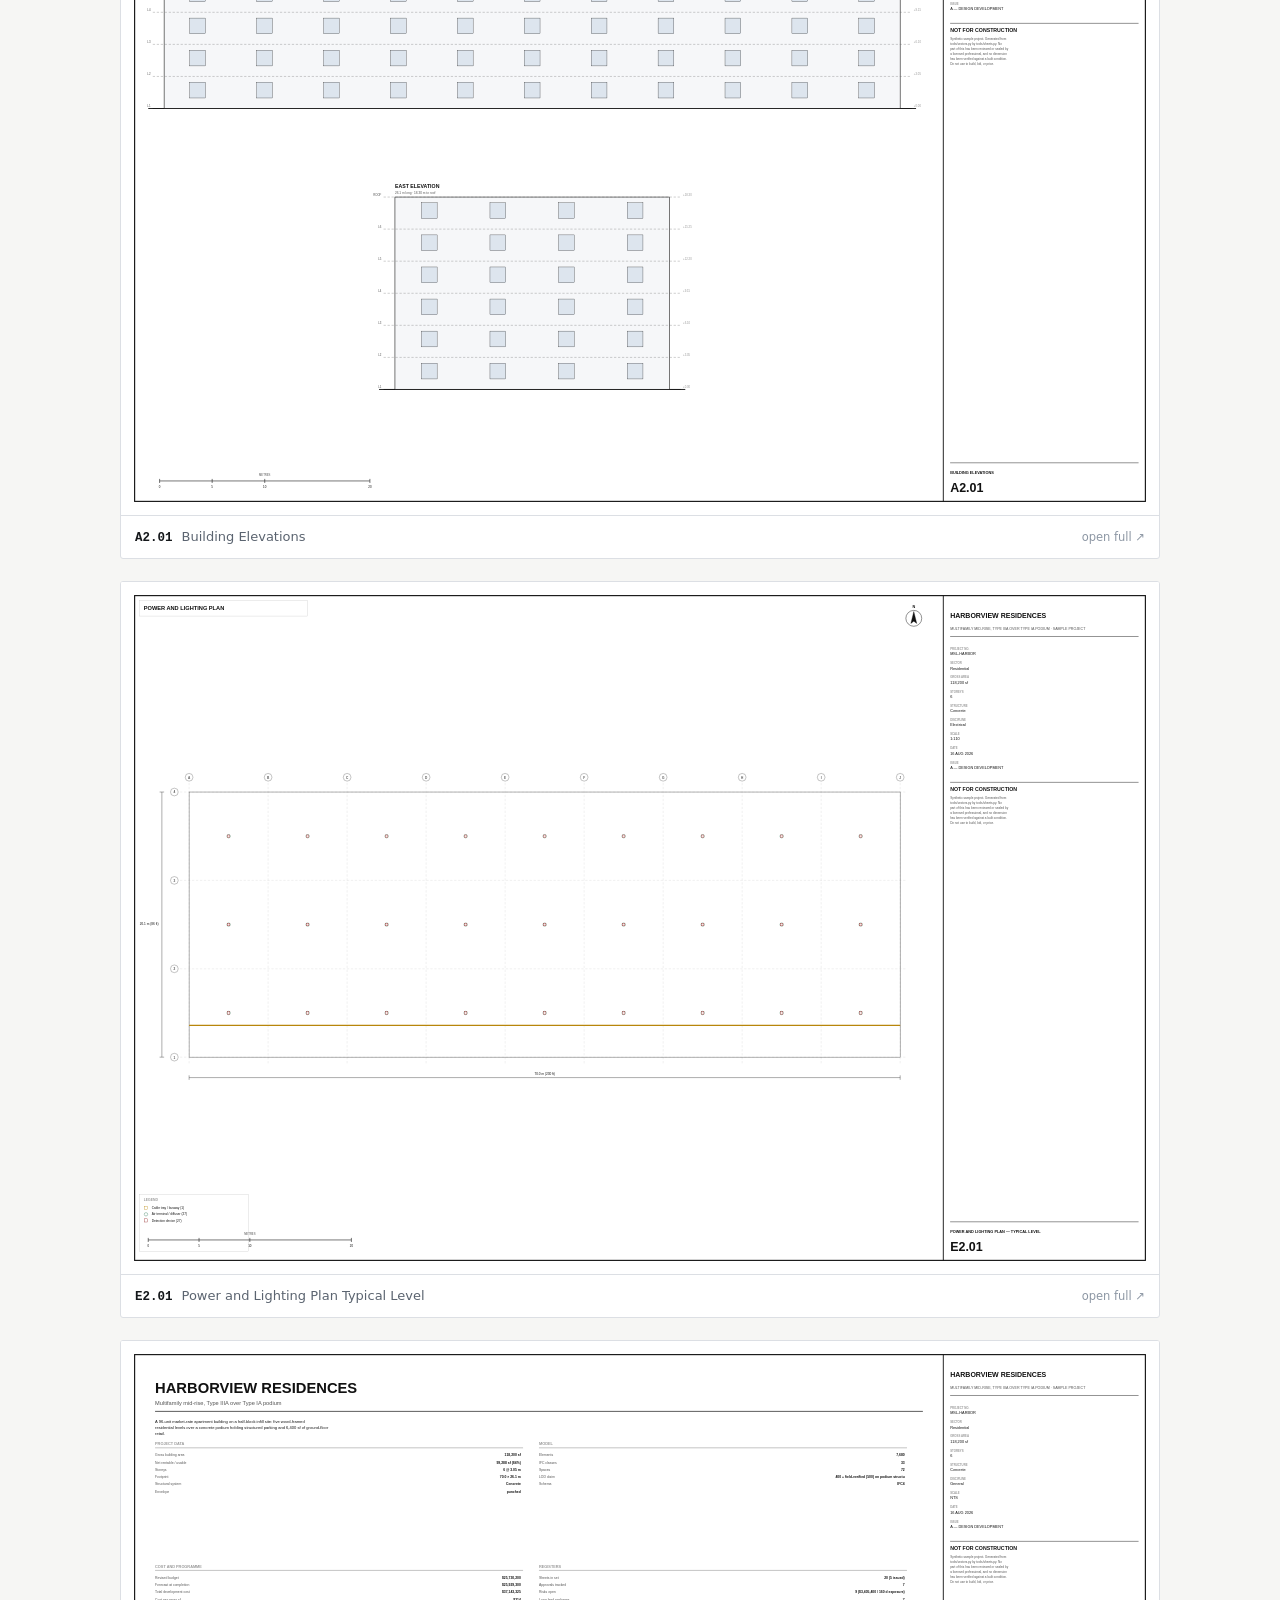
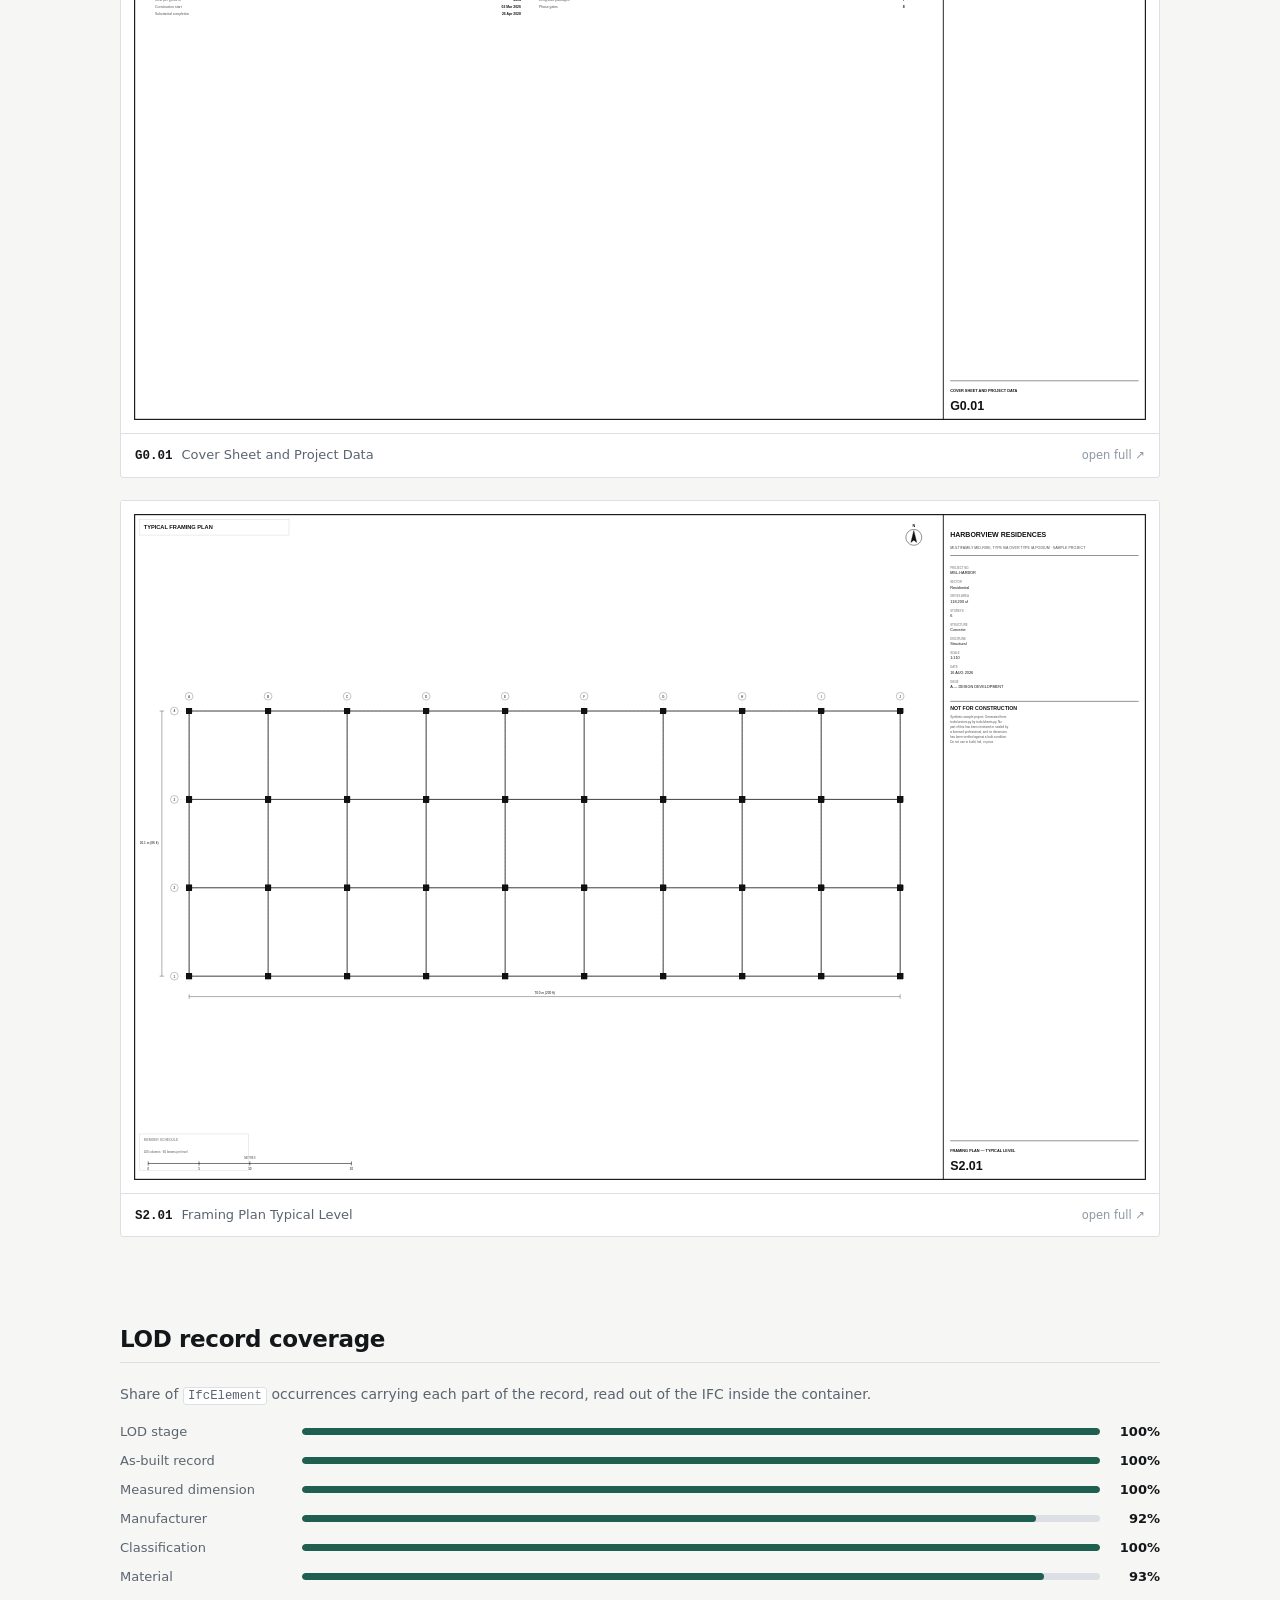
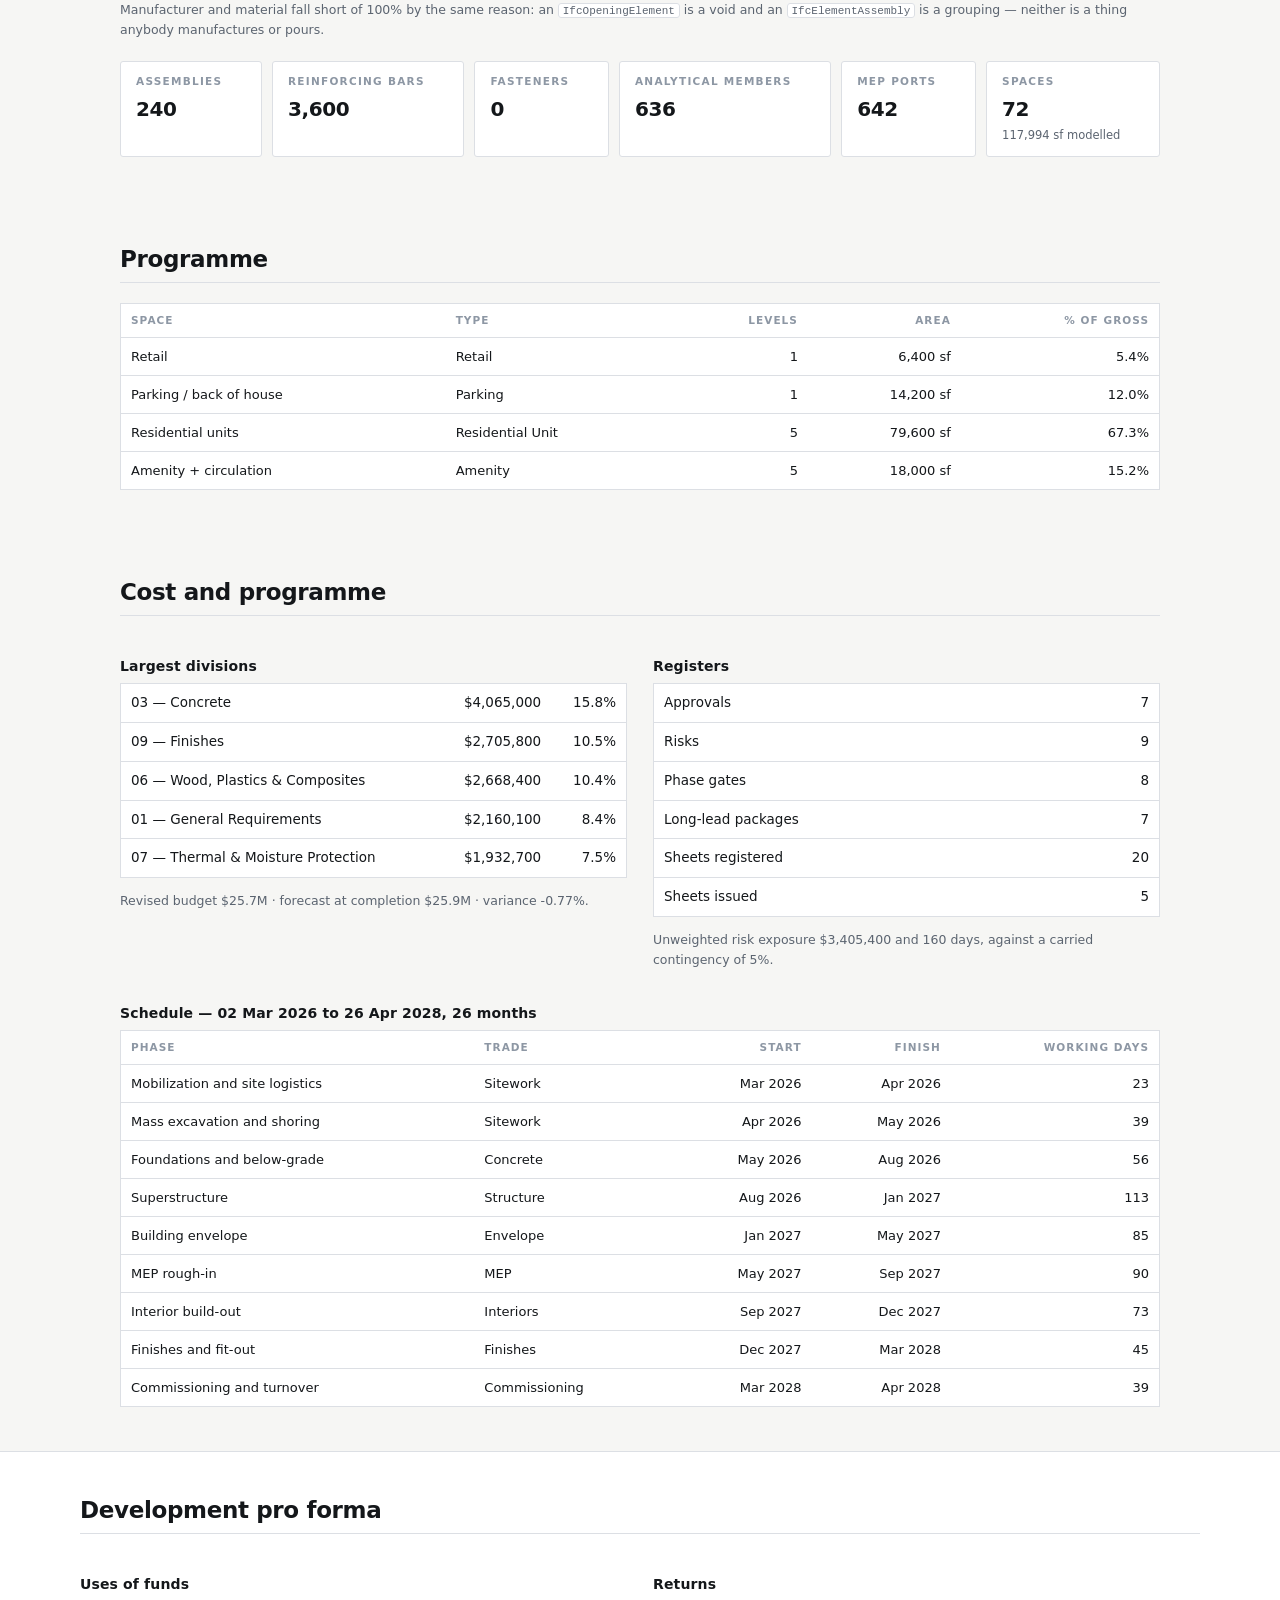
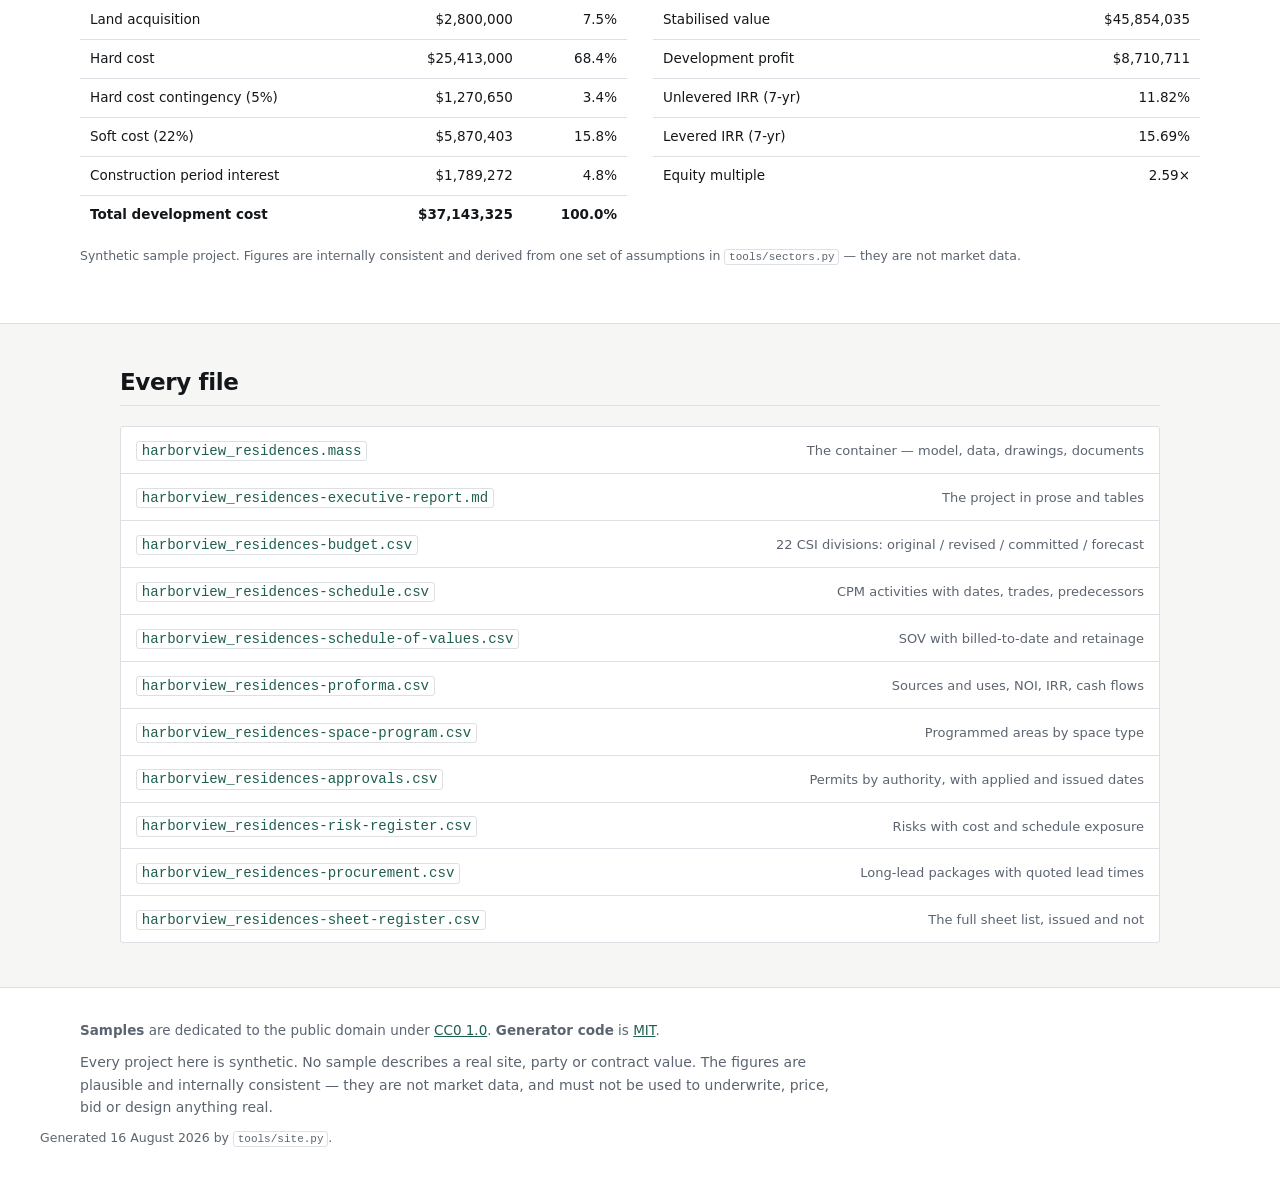
<file: docs/harborview_residences.html>
<!doctype html>
<html lang="en">
<head>
<meta charset="utf-8">
<meta name="viewport" content="width=device-width,initial-scale=1">
<title>Harborview Residences — Massing Sample Library</title>
<meta name="description" content="A 96-unit market-rate apartment building on a half-block infill site: five wood-framed residential levels over a concrete podium holding structured parking and 6,400 sf of ground-floor retail.">
<link rel="stylesheet" href="style.css">
<link rel="icon" href="data:image/svg+xml,%3Csvg%20xmlns='http://www.w3.org/2000/svg'%20viewBox='0%200%2016%2016'%3E%3Crect%20width='16'%20height='16'%20fill='%2312161a'/%3E%3Crect%20x='3'%20y='3'%20width='10'%20height='10'%20fill='none'%20stroke='%23e8eaed'%20stroke-width='1'/%3E%3Cline%20x1='3'%20y1='8'%20x2='13'%20y2='8'%20stroke='%23e8eaed'%20stroke-width='.7'/%3E%3Cline%20x1='8'%20y1='3'%20x2='8'%20y2='13'%20stroke='%23e8eaed'%20stroke-width='.7'/%3E%3C/svg%3E">
</head>
<body>
<header class="top">
  <a class="brand" href="index.html">
    <span class="mark"></span>
    <span><b>Massing Sample Library</b><em>MassingCloud</em></span>
  </a>
  <nav><a href="index.html">Library</a><a href="catalog.html">Catalog</a><a href="lod-audit.html">LOD audit</a><a class="ghost" href="https://github.com/MassingCloud/masslibrary">GitHub &#8599;</a></nav>
</header>

<section class="wrap head">
  <p class="eyebrow"><a href="index.html">Library</a> / Residential</p>
  <h1>Harborview Residences</h1>
  <p class="lede">A 96-unit market-rate apartment building on a half-block infill site: five wood-framed residential levels over a concrete podium holding structured parking and 6,400 sf of ground-floor retail.</p>
  <div class="counts"><div class="stat"><span class="k">Gross area</span><span class="v">118,200 sf</span></div><div class="stat"><span class="k">Storeys</span><span class="v">6</span><span class="note">3.05 m floor to floor</span></div><div class="stat"><span class="k">Elements</span><span class="v">5,480</span><span class="note">189 data rows</span></div><div class="stat"><span class="k">Total dev cost</span><span class="v">$37.1M</span><span class="note">$314/sf</span></div><div class="stat"><span class="k">NOI</span><span class="v">$2.4M</span></div><div class="stat"><span class="k">Yield on cost</span><span class="v">6.48%</span><span class="note">+123 bps over a 5.25% cap</span></div></div>
  <p class="dlbar">
    <a class="btn" href="https://raw.githubusercontent.com/MassingCloud/masslibrary/main/samples/residential/harborview_residences.mass">Download <code>.mass</code>
      &middot; 5.7 MB</a>
    <a class="btn ghost" href="https://github.com/MassingCloud/masslibrary/blob/main/samples/residential/harborview_residences-executive-report.md">Executive report</a>
    <a class="btn ghost" href="https://github.com/MassingCloud/masslibrary/tree/main/samples/residential">All files</a>
  </p>
</section>

<section class="wrap">
  <h2 class="rule">Issued drawings</h2>
  <p class="muted">Generated from the model — column positions, wall runs, space polygons and grid
    spacing are read out of the IFC — so a sheet cannot drift from the building it documents.
    ARCH-D, 5 of 20 registered sheets issued.</p>
  <div class="sheets"><figure class="sheet">
  <a href="sheets/harborview_residences/A1.01_Overall_Floor_Plan_Level_1.svg" target="_blank" rel="noopener">
    <img src="sheets/harborview_residences/A1.01_Overall_Floor_Plan_Level_1.svg" alt="A1.01 — Overall Floor Plan Level 1">
  </a>
  <figcaption><b>A1.01</b> Overall Floor Plan Level 1<span>open full &#8599;</span></figcaption>
</figure><figure class="sheet">
  <a href="sheets/harborview_residences/A2.01_Building_Elevations.svg" target="_blank" rel="noopener">
    <img src="sheets/harborview_residences/A2.01_Building_Elevations.svg" alt="A2.01 — Building Elevations" loading="lazy">
  </a>
  <figcaption><b>A2.01</b> Building Elevations<span>open full &#8599;</span></figcaption>
</figure><figure class="sheet">
  <a href="sheets/harborview_residences/E2.01_Power_and_Lighting_Plan_Typical_Level.svg" target="_blank" rel="noopener">
    <img src="sheets/harborview_residences/E2.01_Power_and_Lighting_Plan_Typical_Level.svg" alt="E2.01 — Power and Lighting Plan Typical Level" loading="lazy">
  </a>
  <figcaption><b>E2.01</b> Power and Lighting Plan Typical Level<span>open full &#8599;</span></figcaption>
</figure><figure class="sheet">
  <a href="sheets/harborview_residences/G0.01_Cover_Sheet_and_Project_Data.svg" target="_blank" rel="noopener">
    <img src="sheets/harborview_residences/G0.01_Cover_Sheet_and_Project_Data.svg" alt="G0.01 — Cover Sheet and Project Data" loading="lazy">
  </a>
  <figcaption><b>G0.01</b> Cover Sheet and Project Data<span>open full &#8599;</span></figcaption>
</figure><figure class="sheet">
  <a href="sheets/harborview_residences/S2.01_Framing_Plan_Typical_Level.svg" target="_blank" rel="noopener">
    <img src="sheets/harborview_residences/S2.01_Framing_Plan_Typical_Level.svg" alt="S2.01 — Framing Plan Typical Level" loading="lazy">
  </a>
  <figcaption><b>S2.01</b> Framing Plan Typical Level<span>open full &#8599;</span></figcaption>
</figure></div>
</section>

<section class="wrap">
  <h2 class="rule">LOD record coverage</h2>
  <p class="muted">Share of <code>IfcElement</code> occurrences carrying each part of the record,
    read out of the IFC inside the container.</p>
  <div class="bars"><div class="bar"><span class="lab">LOD stage</span><span class="track"><i style="width:100%"></i></span><span class="pct">100%</span></div><div class="bar"><span class="lab">As-built record</span><span class="track"><i style="width:100%"></i></span><span class="pct">100%</span></div><div class="bar"><span class="lab">Measured dimension</span><span class="track"><i style="width:100%"></i></span><span class="pct">100%</span></div><div class="bar"><span class="lab">Manufacturer</span><span class="track"><i style="width:92%"></i></span><span class="pct">92%</span></div><div class="bar"><span class="lab">Classification</span><span class="track"><i style="width:100%"></i></span><span class="pct">100%</span></div><div class="bar"><span class="lab">Material</span><span class="track"><i style="width:93%"></i></span><span class="pct">93%</span></div></div>
  <p class="muted small">Manufacturer and material fall short of 100% by the same reason: an
    <code>IfcOpeningElement</code> is a void and an <code>IfcElementAssembly</code> is a grouping —
    neither is a thing anybody manufactures or pours.</p>
  <div class="fab">
    <div class="stat"><span class="k">Assemblies</span><span class="v">240</span></div>
    <div class="stat"><span class="k">Reinforcing bars</span><span class="v">3,600</span></div>
    <div class="stat"><span class="k">Fasteners</span><span class="v">0</span></div>
    <div class="stat"><span class="k">Analytical members</span><span class="v">636</span></div>
    <div class="stat"><span class="k">MEP ports</span><span class="v">642</span></div>
    <div class="stat"><span class="k">Spaces</span><span class="v">72</span><span class="note">117,994 sf modelled</span></div>
  </div>
</section>

<section class="wrap">
  <h2 class="rule">Programme</h2>
  <table class="data wide">
    <thead><tr><th>Space</th><th>Type</th><th class=n>Levels</th><th class=n>Area</th>
      <th class=n>% of gross</th></tr></thead>
    <tbody><tr><td>Retail</td><td>Retail</td><td class=n>1</td><td class=n>6,400 sf</td><td class=n>5.4%</td></tr><tr><td>Parking / back of house</td><td>Parking</td><td class=n>1</td><td class=n>14,200 sf</td><td class=n>12.0%</td></tr><tr><td>Residential units</td><td>Residential Unit</td><td class=n>5</td><td class=n>79,600 sf</td><td class=n>67.3%</td></tr><tr><td>Amenity + circulation</td><td>Amenity</td><td class=n>5</td><td class=n>18,000 sf</td><td class=n>15.2%</td></tr></tbody>
  </table>
</section>

<section class="wrap">
  <h2 class="rule">Cost and programme</h2>
  <div class="cols">
    <div>
      <h4>Largest divisions</h4>
      <table class="data"><tbody><tr><td>03 — Concrete</td><td class=n>$4,065,000</td><td class=n>15.8%</td></tr><tr><td>09 — Finishes</td><td class=n>$2,705,800</td><td class=n>10.5%</td></tr><tr><td>06 — Wood, Plastics &amp; Composites</td><td class=n>$2,668,400</td><td class=n>10.4%</td></tr><tr><td>01 — General Requirements</td><td class=n>$2,160,100</td><td class=n>8.4%</td></tr><tr><td>07 — Thermal &amp; Moisture Protection</td><td class=n>$1,932,700</td><td class=n>7.5%</td></tr></tbody></table>
      <p class="muted small">Revised budget $25.7M &middot; forecast at completion
        $25.9M &middot; variance
        -0.77%.</p>
    </div>
    <div>
      <h4>Registers</h4>
      <table class="data"><tbody><tr><td>Approvals</td><td class=n>7</td></tr><tr><td>Risks</td><td class=n>9</td></tr><tr><td>Phase gates</td><td class=n>8</td></tr><tr><td>Long-lead packages</td><td class=n>7</td></tr><tr><td>Sheets registered</td><td class=n>20</td></tr><tr><td>Sheets issued</td><td class=n>5</td></tr></tbody></table>
      <p class="muted small">Unweighted risk exposure $3,405,400 and 160 days, against a
        carried contingency of 5%.</p>
    </div>
  </div>
  <h4>Schedule — 02 Mar 2026 to 26 Apr 2028, 26 months</h4>
  <table class="data wide">
    <thead><tr><th>Phase</th><th>Trade</th><th class=n>Start</th><th class=n>Finish</th>
      <th class=n>Working days</th></tr></thead>
    <tbody><tr><td>Mobilization and site logistics</td><td>Sitework</td><td class=n>Mar 2026</td><td class=n>Apr 2026</td><td class=n>23</td></tr><tr><td>Mass excavation and shoring</td><td>Sitework</td><td class=n>Apr 2026</td><td class=n>May 2026</td><td class=n>39</td></tr><tr><td>Foundations and below-grade</td><td>Concrete</td><td class=n>May 2026</td><td class=n>Aug 2026</td><td class=n>56</td></tr><tr><td>Superstructure</td><td>Structure</td><td class=n>Aug 2026</td><td class=n>Jan 2027</td><td class=n>113</td></tr><tr><td>Building envelope</td><td>Envelope</td><td class=n>Jan 2027</td><td class=n>May 2027</td><td class=n>85</td></tr><tr><td>MEP rough-in</td><td>MEP</td><td class=n>May 2027</td><td class=n>Sep 2027</td><td class=n>90</td></tr><tr><td>Interior build-out</td><td>Interiors</td><td class=n>Sep 2027</td><td class=n>Dec 2027</td><td class=n>73</td></tr><tr><td>Finishes and fit-out</td><td>Finishes</td><td class=n>Dec 2027</td><td class=n>Mar 2028</td><td class=n>45</td></tr><tr><td>Commissioning and turnover</td><td>Commissioning</td><td class=n>Mar 2028</td><td class=n>Apr 2028</td><td class=n>39</td></tr></tbody>
  </table>
</section>

<section class="wrap band">
  <h2 class="rule">Development pro forma</h2>
  <div class="cols">
    <div>
      <h4>Uses of funds</h4>
      <table class="data"><tbody><tr><td>Land acquisition</td><td class=n>$2,800,000</td><td class=n>7.5%</td></tr><tr><td>Hard cost</td><td class=n>$25,413,000</td><td class=n>68.4%</td></tr><tr><td>Hard cost contingency (5%)</td><td class=n>$1,270,650</td><td class=n>3.4%</td></tr><tr><td>Soft cost (22%)</td><td class=n>$5,870,403</td><td class=n>15.8%</td></tr><tr><td>Construction period interest</td><td class=n>$1,789,272</td><td class=n>4.8%</td></tr>
        <tr class="tot"><td>Total development cost</td>
          <td class=n>$37,143,325</td><td class=n>100.0%</td></tr></tbody></table>
    </div>
    <div>
      <h4>Returns</h4>
      <table class="data">
<tr><td>Stabilised value</td><td class=n>$45,854,035</td></tr>
<tr><td>Development profit</td><td class=n>$8,710,711</td></tr>
<tr><td>Unlevered IRR (7-yr)</td><td class=n>11.82%</td></tr>
<tr><td>Levered IRR (7-yr)</td><td class=n>15.69%</td></tr>
<tr><td>Equity multiple</td><td class=n>2.59&times;</td></tr>
</table>
    </div>
  </div>
  <p class="muted small">Synthetic sample project. Figures are internally consistent and derived
    from one set of assumptions in <code>tools/sectors.py</code> — they are not market data.</p>
</section>

<section class="wrap">
  <h2 class="rule">Every file</h2>
  <ul class="files"><li><a href="https://raw.githubusercontent.com/MassingCloud/masslibrary/main/samples/residential/harborview_residences.mass"><code>harborview_residences.mass</code></a><span>The container — model, data, drawings, documents</span></li><li><a href="https://raw.githubusercontent.com/MassingCloud/masslibrary/main/samples/residential/harborview_residences-executive-report.md"><code>harborview_residences-executive-report.md</code></a><span>The project in prose and tables</span></li><li><a href="https://raw.githubusercontent.com/MassingCloud/masslibrary/main/samples/residential/harborview_residences-budget.csv"><code>harborview_residences-budget.csv</code></a><span>22 CSI divisions: original / revised / committed / forecast</span></li><li><a href="https://raw.githubusercontent.com/MassingCloud/masslibrary/main/samples/residential/harborview_residences-schedule.csv"><code>harborview_residences-schedule.csv</code></a><span>CPM activities with dates, trades, predecessors</span></li><li><a href="https://raw.githubusercontent.com/MassingCloud/masslibrary/main/samples/residential/harborview_residences-schedule-of-values.csv"><code>harborview_residences-schedule-of-values.csv</code></a><span>SOV with billed-to-date and retainage</span></li><li><a href="https://raw.githubusercontent.com/MassingCloud/masslibrary/main/samples/residential/harborview_residences-proforma.csv"><code>harborview_residences-proforma.csv</code></a><span>Sources and uses, NOI, IRR, cash flows</span></li><li><a href="https://raw.githubusercontent.com/MassingCloud/masslibrary/main/samples/residential/harborview_residences-space-program.csv"><code>harborview_residences-space-program.csv</code></a><span>Programmed areas by space type</span></li><li><a href="https://raw.githubusercontent.com/MassingCloud/masslibrary/main/samples/residential/harborview_residences-approvals.csv"><code>harborview_residences-approvals.csv</code></a><span>Permits by authority, with applied and issued dates</span></li><li><a href="https://raw.githubusercontent.com/MassingCloud/masslibrary/main/samples/residential/harborview_residences-risk-register.csv"><code>harborview_residences-risk-register.csv</code></a><span>Risks with cost and schedule exposure</span></li><li><a href="https://raw.githubusercontent.com/MassingCloud/masslibrary/main/samples/residential/harborview_residences-procurement.csv"><code>harborview_residences-procurement.csv</code></a><span>Long-lead packages with quoted lead times</span></li><li><a href="https://raw.githubusercontent.com/MassingCloud/masslibrary/main/samples/residential/harborview_residences-sheet-register.csv"><code>harborview_residences-sheet-register.csv</code></a><span>The full sheet list, issued and not</span></li></ul>
</section>

<footer>
  <div>
    <p><b>Samples</b> are dedicated to the public domain under
      <a href="https://github.com/MassingCloud/masslibrary/blob/main/LICENSE-SAMPLES">CC0 1.0</a>.
      <b>Generator code</b> is <a href="https://github.com/MassingCloud/masslibrary/blob/main/LICENSE">MIT</a>.</p>
    <p class="muted">Every project here is synthetic. No sample describes a real site, party or
      contract value. The figures are plausible and internally consistent — they are not market
      data, and must not be used to underwrite, price, bid or design anything real.</p>
  </div>
  <p class="muted small">Generated 16 August 2026 by <code>tools/site.py</code>.</p>
</footer>
</body>
</html>
</file>
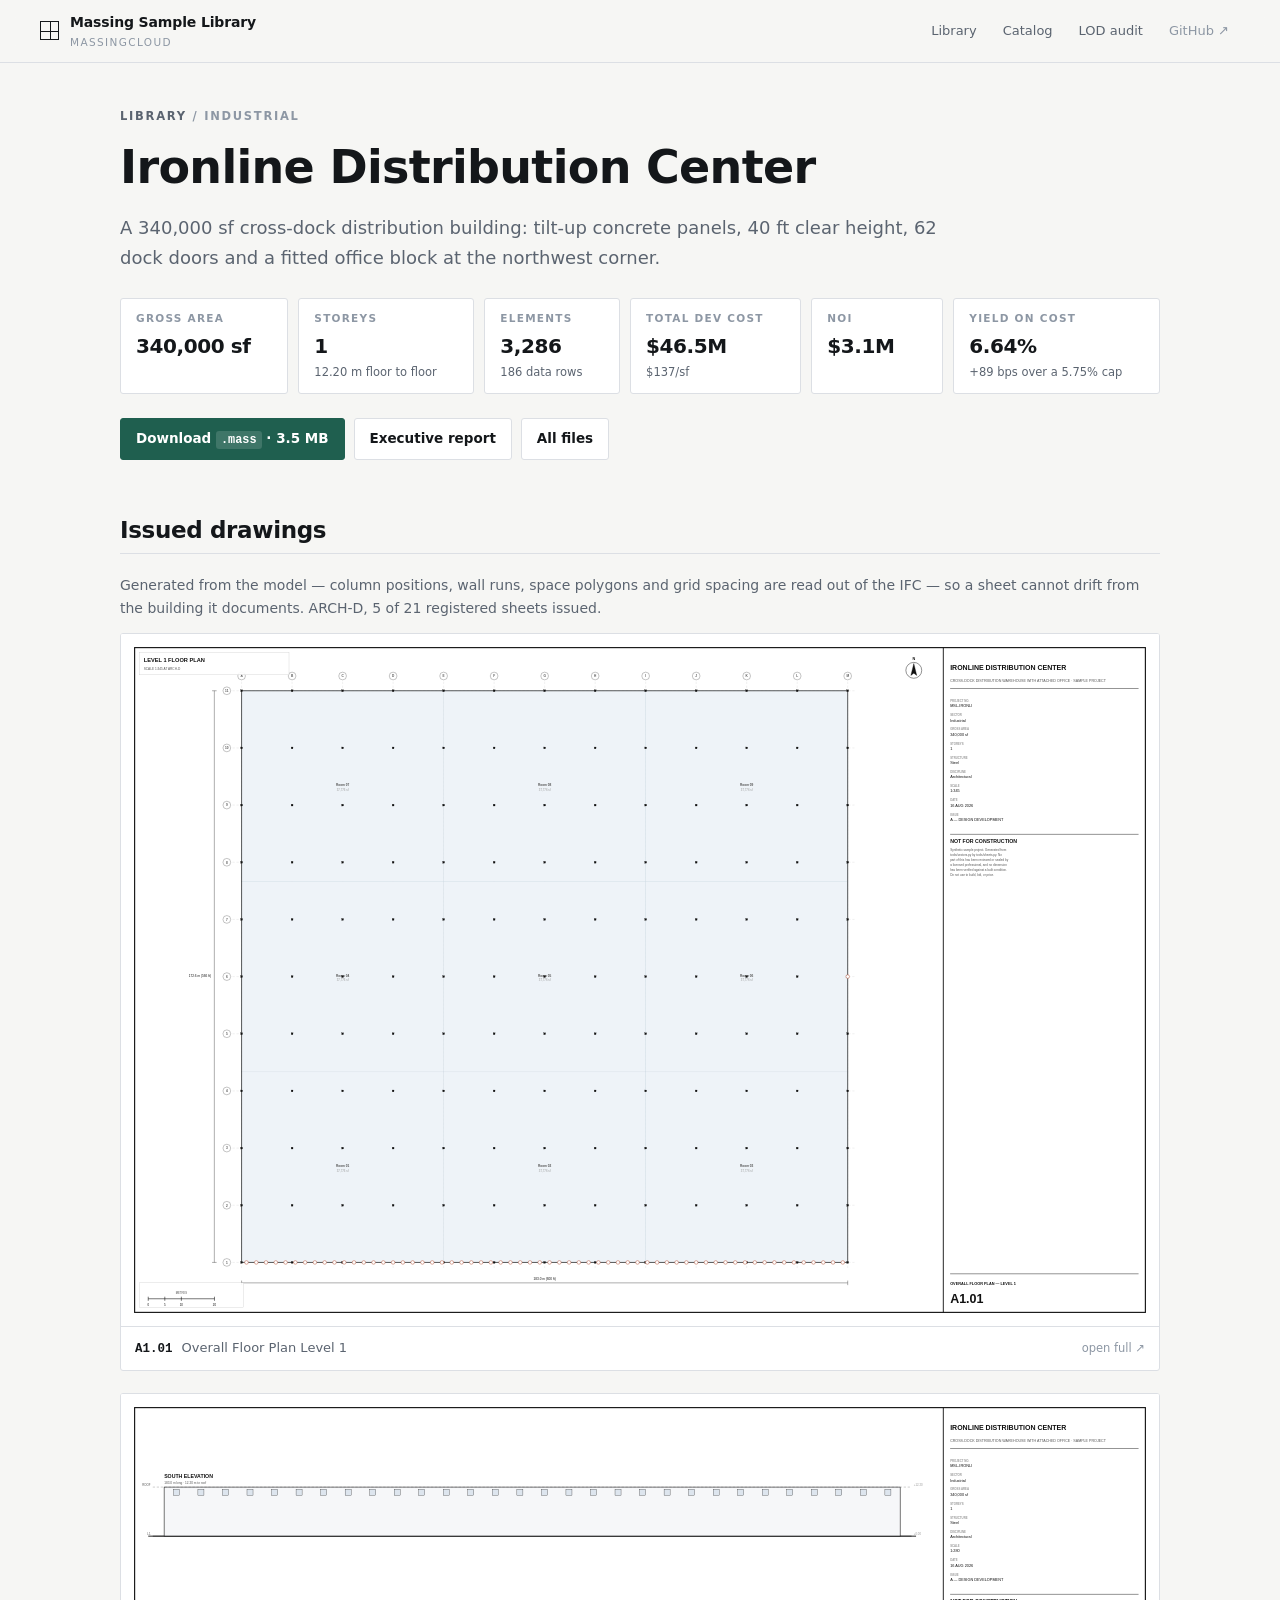
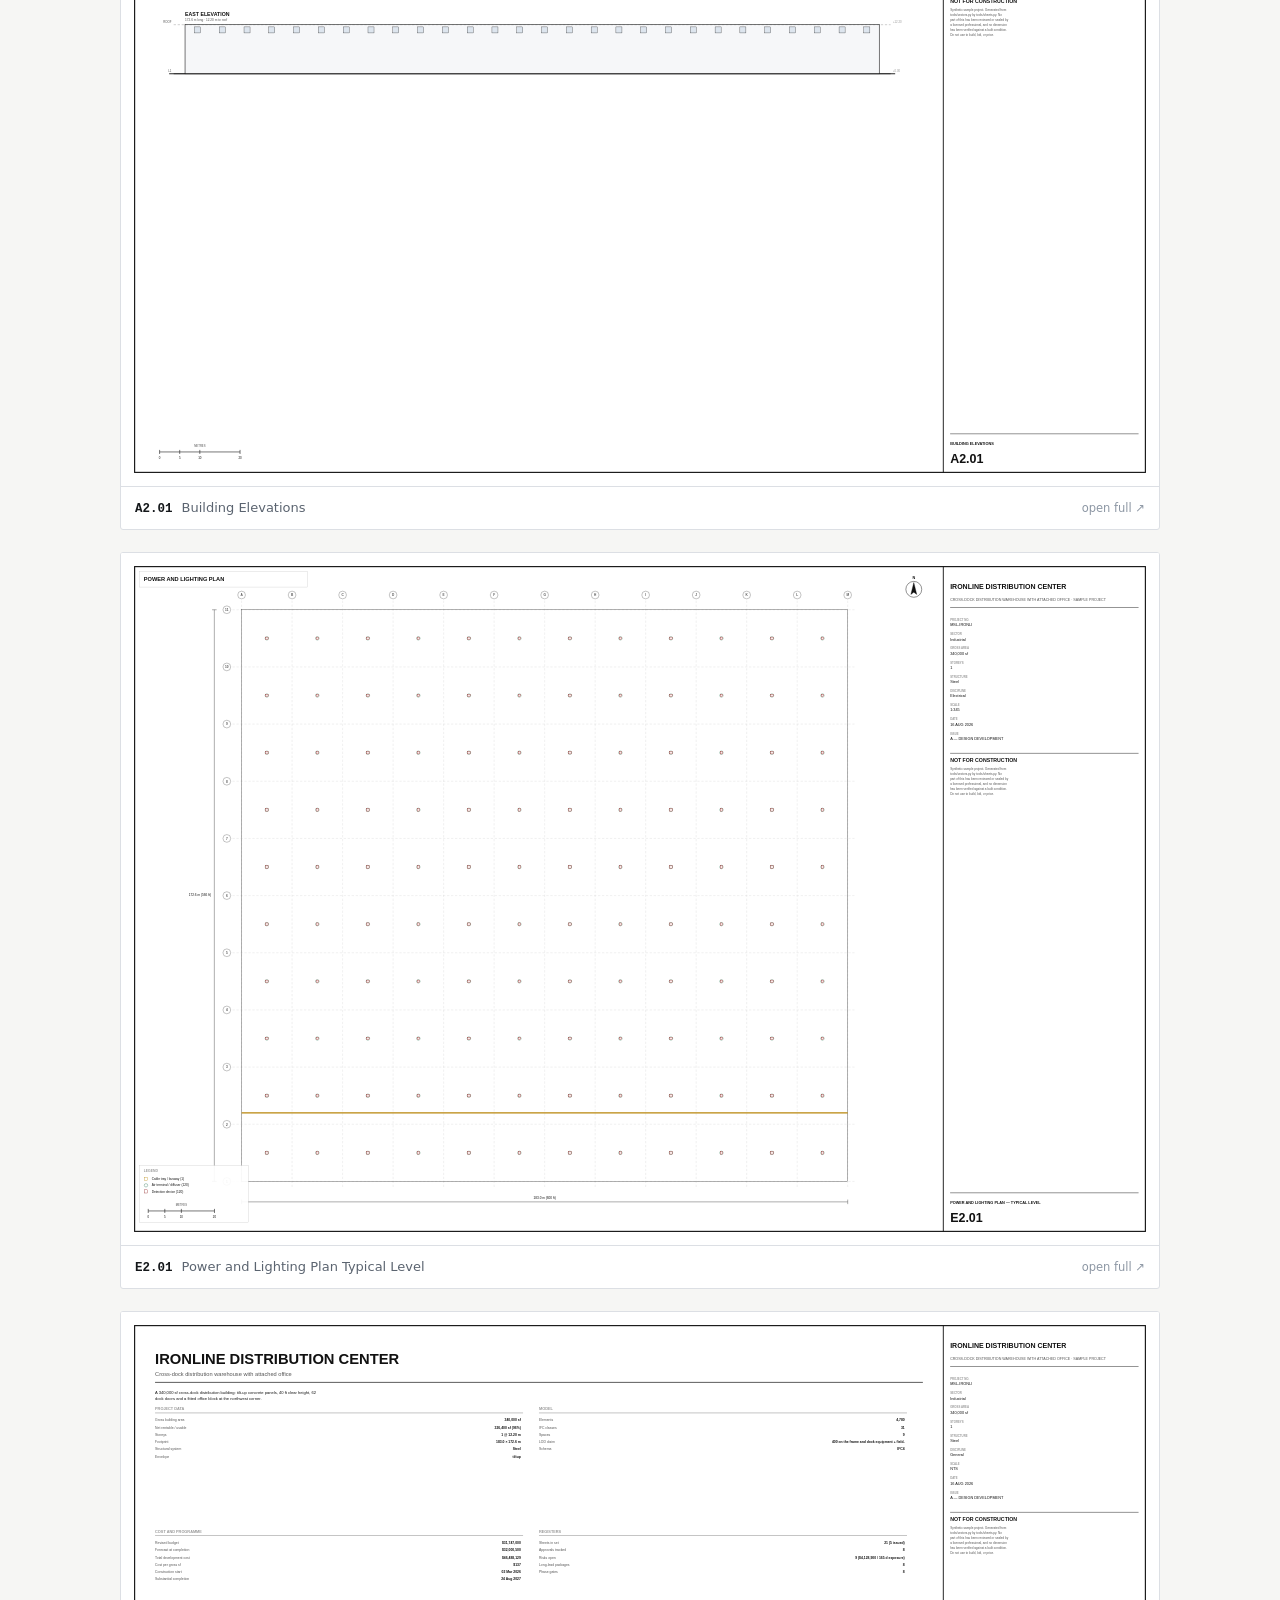
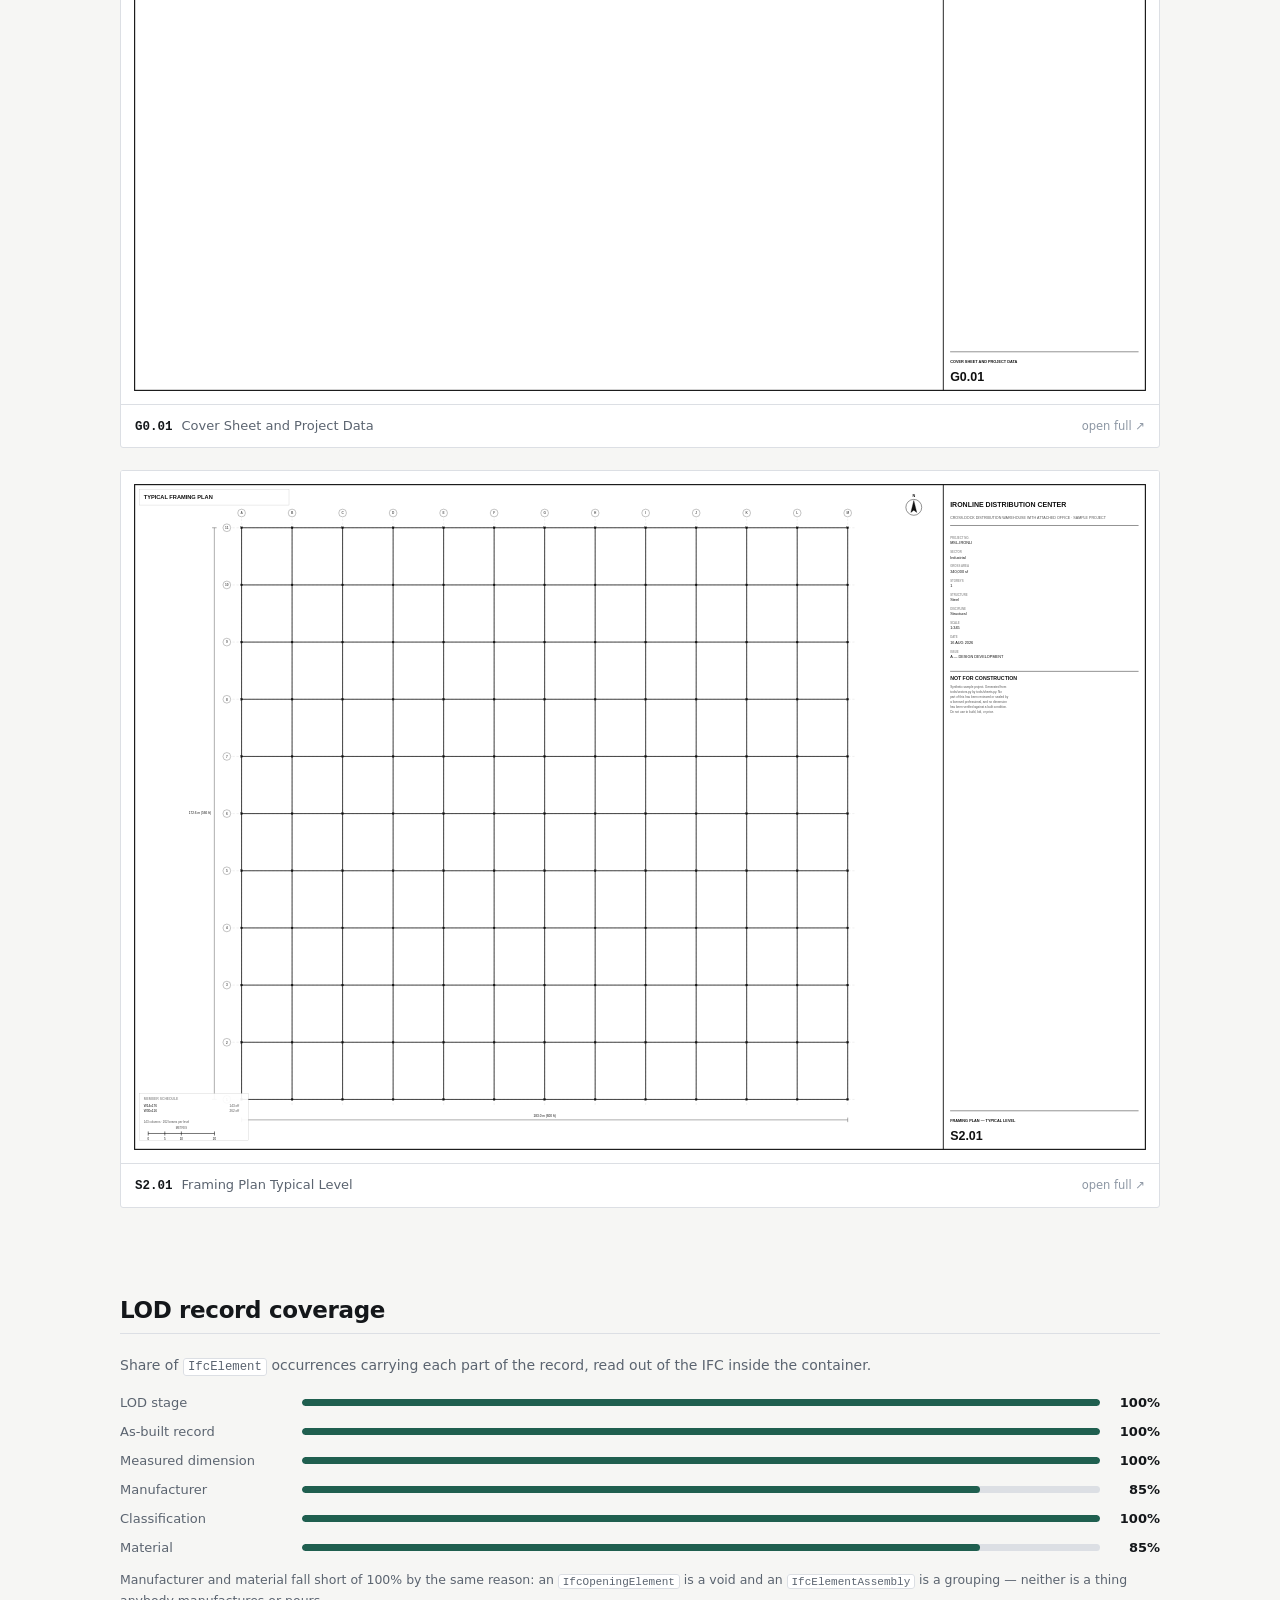
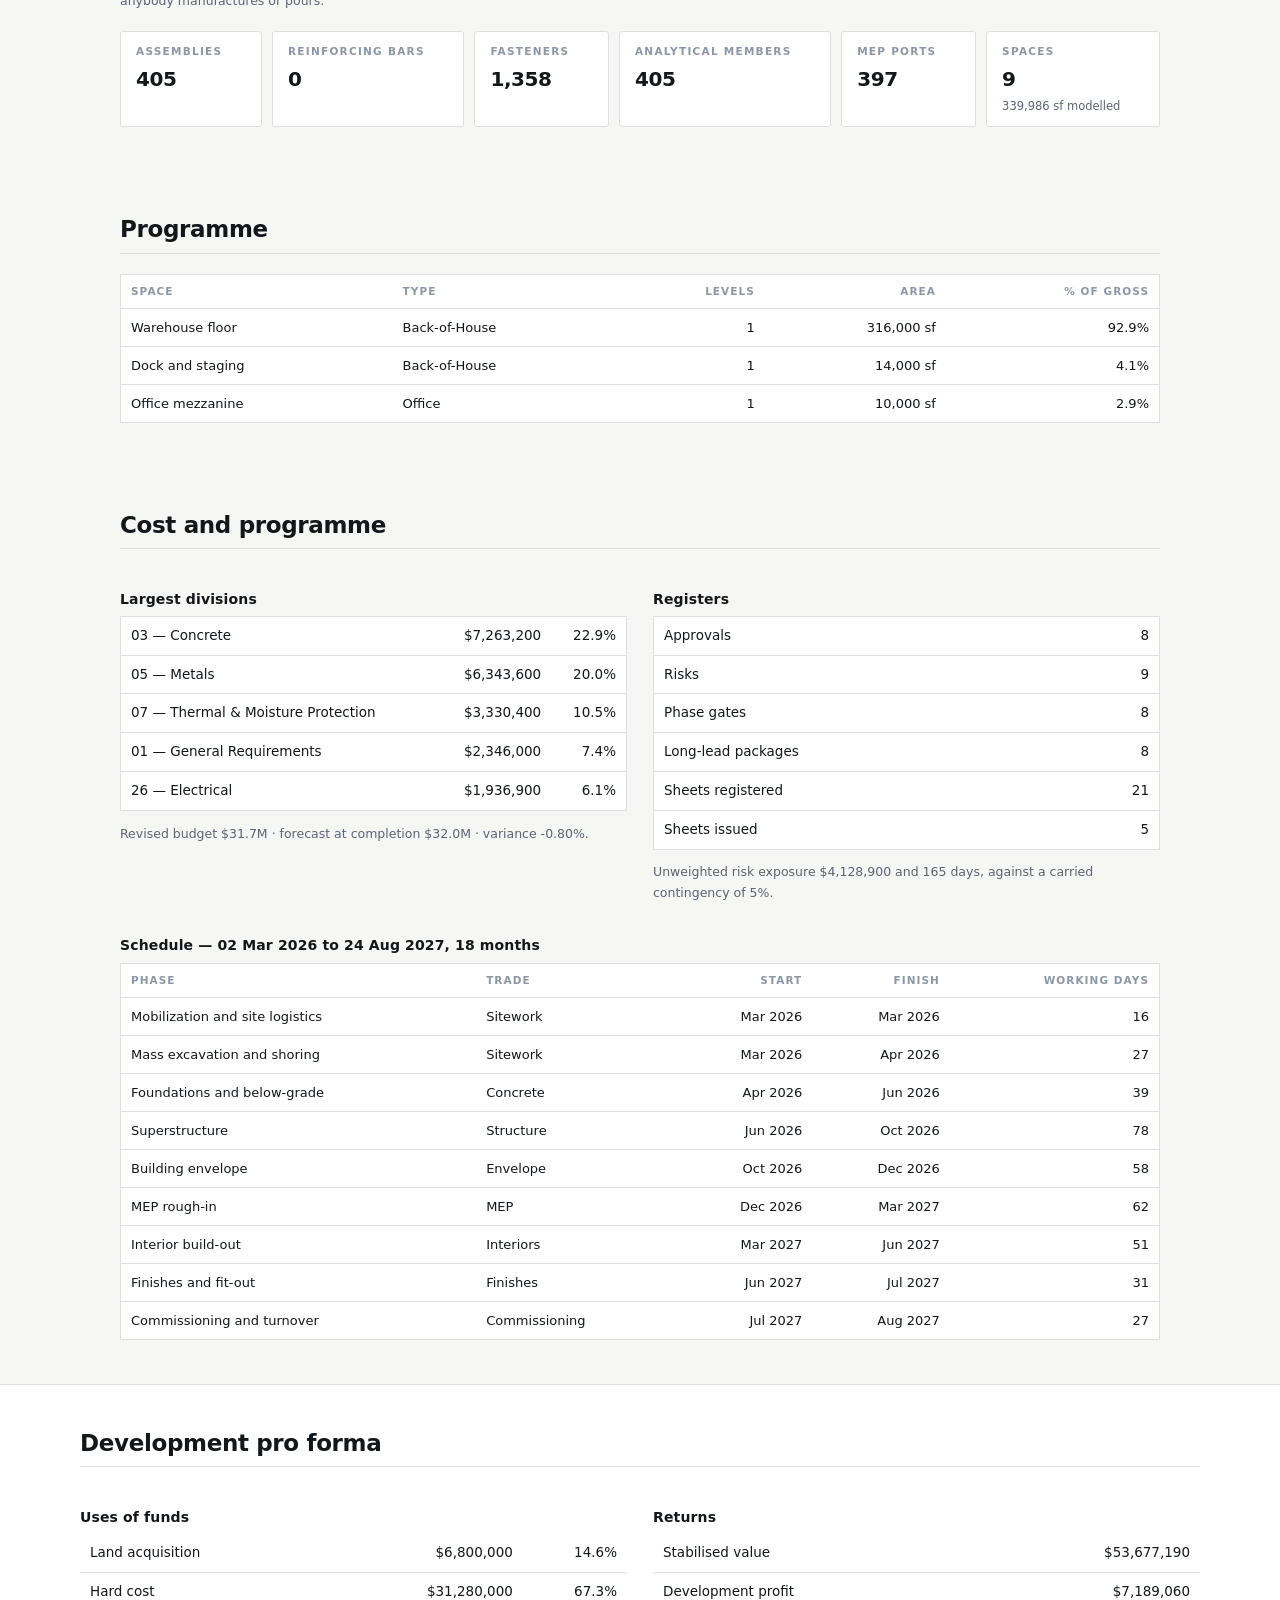
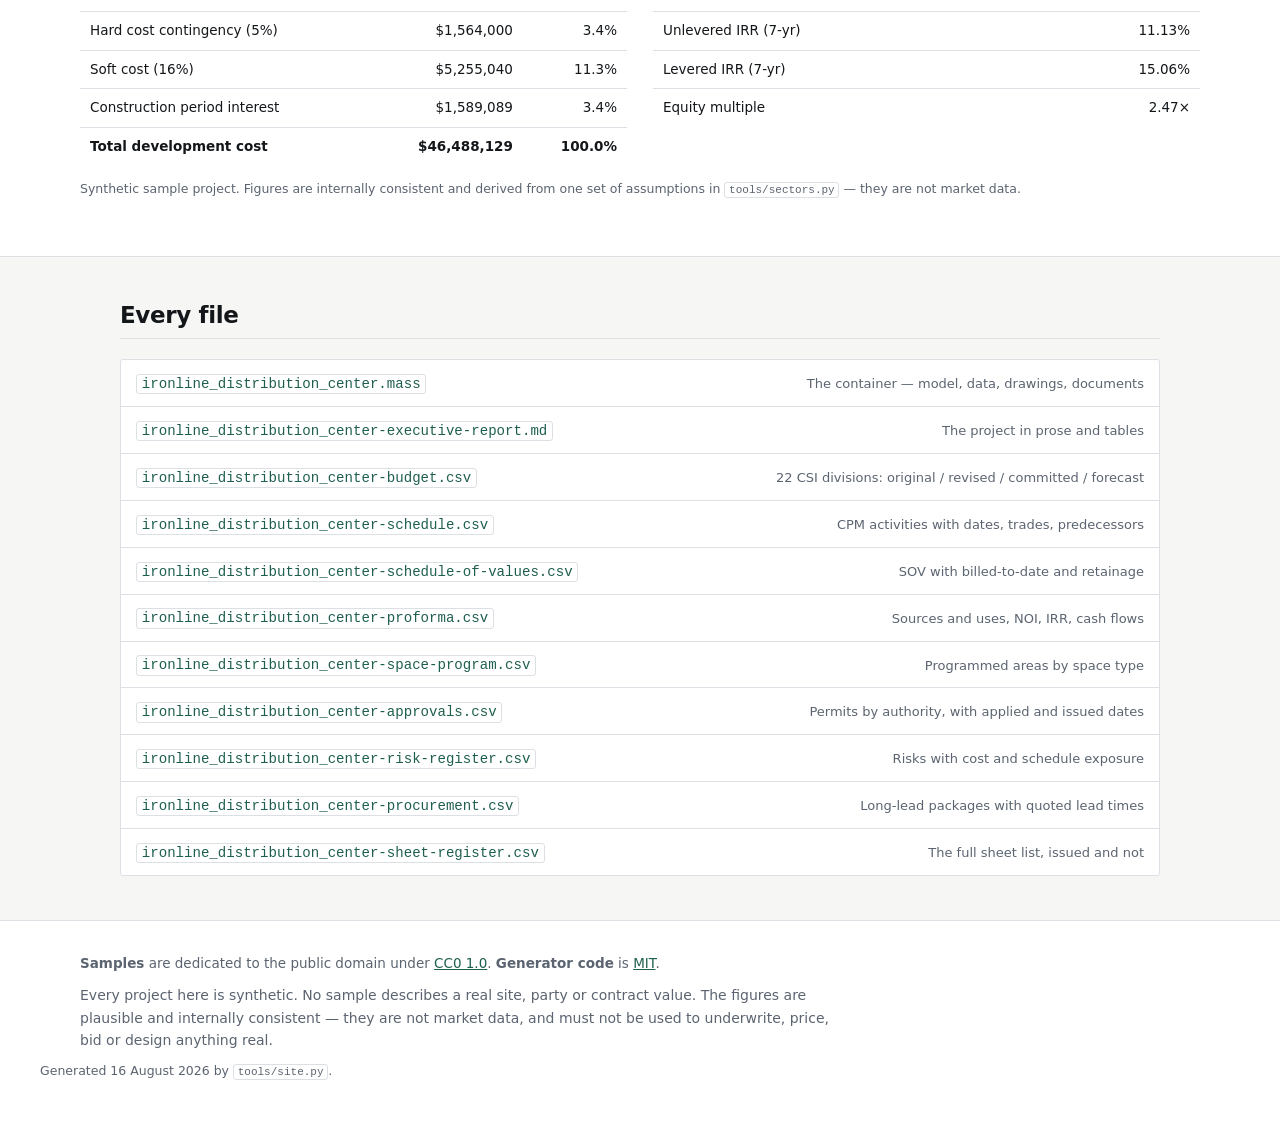
<file: docs/ironline_distribution_center.html>
<!doctype html>
<html lang="en">
<head>
<meta charset="utf-8">
<meta name="viewport" content="width=device-width,initial-scale=1">
<title>Ironline Distribution Center — Massing Sample Library</title>
<meta name="description" content="A 340,000 sf cross-dock distribution building: tilt-up concrete panels, 40 ft clear height, 62 dock doors and a fitted office block at the northwest corner.">
<link rel="stylesheet" href="style.css">
<link rel="icon" href="data:image/svg+xml,%3Csvg%20xmlns='http://www.w3.org/2000/svg'%20viewBox='0%200%2016%2016'%3E%3Crect%20width='16'%20height='16'%20fill='%2312161a'/%3E%3Crect%20x='3'%20y='3'%20width='10'%20height='10'%20fill='none'%20stroke='%23e8eaed'%20stroke-width='1'/%3E%3Cline%20x1='3'%20y1='8'%20x2='13'%20y2='8'%20stroke='%23e8eaed'%20stroke-width='.7'/%3E%3Cline%20x1='8'%20y1='3'%20x2='8'%20y2='13'%20stroke='%23e8eaed'%20stroke-width='.7'/%3E%3C/svg%3E">
</head>
<body>
<header class="top">
  <a class="brand" href="index.html">
    <span class="mark"></span>
    <span><b>Massing Sample Library</b><em>MassingCloud</em></span>
  </a>
  <nav><a href="index.html">Library</a><a href="catalog.html">Catalog</a><a href="lod-audit.html">LOD audit</a><a class="ghost" href="https://github.com/MassingCloud/masslibrary">GitHub &#8599;</a></nav>
</header>

<section class="wrap head">
  <p class="eyebrow"><a href="index.html">Library</a> / Industrial</p>
  <h1>Ironline Distribution Center</h1>
  <p class="lede">A 340,000 sf cross-dock distribution building: tilt-up concrete panels, 40 ft clear height, 62 dock doors and a fitted office block at the northwest corner.</p>
  <div class="counts"><div class="stat"><span class="k">Gross area</span><span class="v">340,000 sf</span></div><div class="stat"><span class="k">Storeys</span><span class="v">1</span><span class="note">12.20 m floor to floor</span></div><div class="stat"><span class="k">Elements</span><span class="v">3,286</span><span class="note">186 data rows</span></div><div class="stat"><span class="k">Total dev cost</span><span class="v">$46.5M</span><span class="note">$137/sf</span></div><div class="stat"><span class="k">NOI</span><span class="v">$3.1M</span></div><div class="stat"><span class="k">Yield on cost</span><span class="v">6.64%</span><span class="note">+89 bps over a 5.75% cap</span></div></div>
  <p class="dlbar">
    <a class="btn" href="https://raw.githubusercontent.com/MassingCloud/masslibrary/main/samples/industrial/ironline_distribution_center.mass">Download <code>.mass</code>
      &middot; 3.5 MB</a>
    <a class="btn ghost" href="https://github.com/MassingCloud/masslibrary/blob/main/samples/industrial/ironline_distribution_center-executive-report.md">Executive report</a>
    <a class="btn ghost" href="https://github.com/MassingCloud/masslibrary/tree/main/samples/industrial">All files</a>
  </p>
</section>

<section class="wrap">
  <h2 class="rule">Issued drawings</h2>
  <p class="muted">Generated from the model — column positions, wall runs, space polygons and grid
    spacing are read out of the IFC — so a sheet cannot drift from the building it documents.
    ARCH-D, 5 of 21 registered sheets issued.</p>
  <div class="sheets"><figure class="sheet">
  <a href="sheets/ironline_distribution_center/A1.01_Overall_Floor_Plan_Level_1.svg" target="_blank" rel="noopener">
    <img src="sheets/ironline_distribution_center/A1.01_Overall_Floor_Plan_Level_1.svg" alt="A1.01 — Overall Floor Plan Level 1">
  </a>
  <figcaption><b>A1.01</b> Overall Floor Plan Level 1<span>open full &#8599;</span></figcaption>
</figure><figure class="sheet">
  <a href="sheets/ironline_distribution_center/A2.01_Building_Elevations.svg" target="_blank" rel="noopener">
    <img src="sheets/ironline_distribution_center/A2.01_Building_Elevations.svg" alt="A2.01 — Building Elevations" loading="lazy">
  </a>
  <figcaption><b>A2.01</b> Building Elevations<span>open full &#8599;</span></figcaption>
</figure><figure class="sheet">
  <a href="sheets/ironline_distribution_center/E2.01_Power_and_Lighting_Plan_Typical_Level.svg" target="_blank" rel="noopener">
    <img src="sheets/ironline_distribution_center/E2.01_Power_and_Lighting_Plan_Typical_Level.svg" alt="E2.01 — Power and Lighting Plan Typical Level" loading="lazy">
  </a>
  <figcaption><b>E2.01</b> Power and Lighting Plan Typical Level<span>open full &#8599;</span></figcaption>
</figure><figure class="sheet">
  <a href="sheets/ironline_distribution_center/G0.01_Cover_Sheet_and_Project_Data.svg" target="_blank" rel="noopener">
    <img src="sheets/ironline_distribution_center/G0.01_Cover_Sheet_and_Project_Data.svg" alt="G0.01 — Cover Sheet and Project Data" loading="lazy">
  </a>
  <figcaption><b>G0.01</b> Cover Sheet and Project Data<span>open full &#8599;</span></figcaption>
</figure><figure class="sheet">
  <a href="sheets/ironline_distribution_center/S2.01_Framing_Plan_Typical_Level.svg" target="_blank" rel="noopener">
    <img src="sheets/ironline_distribution_center/S2.01_Framing_Plan_Typical_Level.svg" alt="S2.01 — Framing Plan Typical Level" loading="lazy">
  </a>
  <figcaption><b>S2.01</b> Framing Plan Typical Level<span>open full &#8599;</span></figcaption>
</figure></div>
</section>

<section class="wrap">
  <h2 class="rule">LOD record coverage</h2>
  <p class="muted">Share of <code>IfcElement</code> occurrences carrying each part of the record,
    read out of the IFC inside the container.</p>
  <div class="bars"><div class="bar"><span class="lab">LOD stage</span><span class="track"><i style="width:100%"></i></span><span class="pct">100%</span></div><div class="bar"><span class="lab">As-built record</span><span class="track"><i style="width:100%"></i></span><span class="pct">100%</span></div><div class="bar"><span class="lab">Measured dimension</span><span class="track"><i style="width:100%"></i></span><span class="pct">100%</span></div><div class="bar"><span class="lab">Manufacturer</span><span class="track"><i style="width:85%"></i></span><span class="pct">85%</span></div><div class="bar"><span class="lab">Classification</span><span class="track"><i style="width:100%"></i></span><span class="pct">100%</span></div><div class="bar"><span class="lab">Material</span><span class="track"><i style="width:85%"></i></span><span class="pct">85%</span></div></div>
  <p class="muted small">Manufacturer and material fall short of 100% by the same reason: an
    <code>IfcOpeningElement</code> is a void and an <code>IfcElementAssembly</code> is a grouping —
    neither is a thing anybody manufactures or pours.</p>
  <div class="fab">
    <div class="stat"><span class="k">Assemblies</span><span class="v">405</span></div>
    <div class="stat"><span class="k">Reinforcing bars</span><span class="v">0</span></div>
    <div class="stat"><span class="k">Fasteners</span><span class="v">1,358</span></div>
    <div class="stat"><span class="k">Analytical members</span><span class="v">405</span></div>
    <div class="stat"><span class="k">MEP ports</span><span class="v">397</span></div>
    <div class="stat"><span class="k">Spaces</span><span class="v">9</span><span class="note">339,986 sf modelled</span></div>
  </div>
</section>

<section class="wrap">
  <h2 class="rule">Programme</h2>
  <table class="data wide">
    <thead><tr><th>Space</th><th>Type</th><th class=n>Levels</th><th class=n>Area</th>
      <th class=n>% of gross</th></tr></thead>
    <tbody><tr><td>Warehouse floor</td><td>Back-of-House</td><td class=n>1</td><td class=n>316,000 sf</td><td class=n>92.9%</td></tr><tr><td>Dock and staging</td><td>Back-of-House</td><td class=n>1</td><td class=n>14,000 sf</td><td class=n>4.1%</td></tr><tr><td>Office mezzanine</td><td>Office</td><td class=n>1</td><td class=n>10,000 sf</td><td class=n>2.9%</td></tr></tbody>
  </table>
</section>

<section class="wrap">
  <h2 class="rule">Cost and programme</h2>
  <div class="cols">
    <div>
      <h4>Largest divisions</h4>
      <table class="data"><tbody><tr><td>03 — Concrete</td><td class=n>$7,263,200</td><td class=n>22.9%</td></tr><tr><td>05 — Metals</td><td class=n>$6,343,600</td><td class=n>20.0%</td></tr><tr><td>07 — Thermal &amp; Moisture Protection</td><td class=n>$3,330,400</td><td class=n>10.5%</td></tr><tr><td>01 — General Requirements</td><td class=n>$2,346,000</td><td class=n>7.4%</td></tr><tr><td>26 — Electrical</td><td class=n>$1,936,900</td><td class=n>6.1%</td></tr></tbody></table>
      <p class="muted small">Revised budget $31.7M &middot; forecast at completion
        $32.0M &middot; variance
        -0.80%.</p>
    </div>
    <div>
      <h4>Registers</h4>
      <table class="data"><tbody><tr><td>Approvals</td><td class=n>8</td></tr><tr><td>Risks</td><td class=n>9</td></tr><tr><td>Phase gates</td><td class=n>8</td></tr><tr><td>Long-lead packages</td><td class=n>8</td></tr><tr><td>Sheets registered</td><td class=n>21</td></tr><tr><td>Sheets issued</td><td class=n>5</td></tr></tbody></table>
      <p class="muted small">Unweighted risk exposure $4,128,900 and 165 days, against a
        carried contingency of 5%.</p>
    </div>
  </div>
  <h4>Schedule — 02 Mar 2026 to 24 Aug 2027, 18 months</h4>
  <table class="data wide">
    <thead><tr><th>Phase</th><th>Trade</th><th class=n>Start</th><th class=n>Finish</th>
      <th class=n>Working days</th></tr></thead>
    <tbody><tr><td>Mobilization and site logistics</td><td>Sitework</td><td class=n>Mar 2026</td><td class=n>Mar 2026</td><td class=n>16</td></tr><tr><td>Mass excavation and shoring</td><td>Sitework</td><td class=n>Mar 2026</td><td class=n>Apr 2026</td><td class=n>27</td></tr><tr><td>Foundations and below-grade</td><td>Concrete</td><td class=n>Apr 2026</td><td class=n>Jun 2026</td><td class=n>39</td></tr><tr><td>Superstructure</td><td>Structure</td><td class=n>Jun 2026</td><td class=n>Oct 2026</td><td class=n>78</td></tr><tr><td>Building envelope</td><td>Envelope</td><td class=n>Oct 2026</td><td class=n>Dec 2026</td><td class=n>58</td></tr><tr><td>MEP rough-in</td><td>MEP</td><td class=n>Dec 2026</td><td class=n>Mar 2027</td><td class=n>62</td></tr><tr><td>Interior build-out</td><td>Interiors</td><td class=n>Mar 2027</td><td class=n>Jun 2027</td><td class=n>51</td></tr><tr><td>Finishes and fit-out</td><td>Finishes</td><td class=n>Jun 2027</td><td class=n>Jul 2027</td><td class=n>31</td></tr><tr><td>Commissioning and turnover</td><td>Commissioning</td><td class=n>Jul 2027</td><td class=n>Aug 2027</td><td class=n>27</td></tr></tbody>
  </table>
</section>

<section class="wrap band">
  <h2 class="rule">Development pro forma</h2>
  <div class="cols">
    <div>
      <h4>Uses of funds</h4>
      <table class="data"><tbody><tr><td>Land acquisition</td><td class=n>$6,800,000</td><td class=n>14.6%</td></tr><tr><td>Hard cost</td><td class=n>$31,280,000</td><td class=n>67.3%</td></tr><tr><td>Hard cost contingency (5%)</td><td class=n>$1,564,000</td><td class=n>3.4%</td></tr><tr><td>Soft cost (16%)</td><td class=n>$5,255,040</td><td class=n>11.3%</td></tr><tr><td>Construction period interest</td><td class=n>$1,589,089</td><td class=n>3.4%</td></tr>
        <tr class="tot"><td>Total development cost</td>
          <td class=n>$46,488,129</td><td class=n>100.0%</td></tr></tbody></table>
    </div>
    <div>
      <h4>Returns</h4>
      <table class="data">
<tr><td>Stabilised value</td><td class=n>$53,677,190</td></tr>
<tr><td>Development profit</td><td class=n>$7,189,060</td></tr>
<tr><td>Unlevered IRR (7-yr)</td><td class=n>11.13%</td></tr>
<tr><td>Levered IRR (7-yr)</td><td class=n>15.06%</td></tr>
<tr><td>Equity multiple</td><td class=n>2.47&times;</td></tr>
</table>
    </div>
  </div>
  <p class="muted small">Synthetic sample project. Figures are internally consistent and derived
    from one set of assumptions in <code>tools/sectors.py</code> — they are not market data.</p>
</section>

<section class="wrap">
  <h2 class="rule">Every file</h2>
  <ul class="files"><li><a href="https://raw.githubusercontent.com/MassingCloud/masslibrary/main/samples/industrial/ironline_distribution_center.mass"><code>ironline_distribution_center.mass</code></a><span>The container — model, data, drawings, documents</span></li><li><a href="https://raw.githubusercontent.com/MassingCloud/masslibrary/main/samples/industrial/ironline_distribution_center-executive-report.md"><code>ironline_distribution_center-executive-report.md</code></a><span>The project in prose and tables</span></li><li><a href="https://raw.githubusercontent.com/MassingCloud/masslibrary/main/samples/industrial/ironline_distribution_center-budget.csv"><code>ironline_distribution_center-budget.csv</code></a><span>22 CSI divisions: original / revised / committed / forecast</span></li><li><a href="https://raw.githubusercontent.com/MassingCloud/masslibrary/main/samples/industrial/ironline_distribution_center-schedule.csv"><code>ironline_distribution_center-schedule.csv</code></a><span>CPM activities with dates, trades, predecessors</span></li><li><a href="https://raw.githubusercontent.com/MassingCloud/masslibrary/main/samples/industrial/ironline_distribution_center-schedule-of-values.csv"><code>ironline_distribution_center-schedule-of-values.csv</code></a><span>SOV with billed-to-date and retainage</span></li><li><a href="https://raw.githubusercontent.com/MassingCloud/masslibrary/main/samples/industrial/ironline_distribution_center-proforma.csv"><code>ironline_distribution_center-proforma.csv</code></a><span>Sources and uses, NOI, IRR, cash flows</span></li><li><a href="https://raw.githubusercontent.com/MassingCloud/masslibrary/main/samples/industrial/ironline_distribution_center-space-program.csv"><code>ironline_distribution_center-space-program.csv</code></a><span>Programmed areas by space type</span></li><li><a href="https://raw.githubusercontent.com/MassingCloud/masslibrary/main/samples/industrial/ironline_distribution_center-approvals.csv"><code>ironline_distribution_center-approvals.csv</code></a><span>Permits by authority, with applied and issued dates</span></li><li><a href="https://raw.githubusercontent.com/MassingCloud/masslibrary/main/samples/industrial/ironline_distribution_center-risk-register.csv"><code>ironline_distribution_center-risk-register.csv</code></a><span>Risks with cost and schedule exposure</span></li><li><a href="https://raw.githubusercontent.com/MassingCloud/masslibrary/main/samples/industrial/ironline_distribution_center-procurement.csv"><code>ironline_distribution_center-procurement.csv</code></a><span>Long-lead packages with quoted lead times</span></li><li><a href="https://raw.githubusercontent.com/MassingCloud/masslibrary/main/samples/industrial/ironline_distribution_center-sheet-register.csv"><code>ironline_distribution_center-sheet-register.csv</code></a><span>The full sheet list, issued and not</span></li></ul>
</section>

<footer>
  <div>
    <p><b>Samples</b> are dedicated to the public domain under
      <a href="https://github.com/MassingCloud/masslibrary/blob/main/LICENSE-SAMPLES">CC0 1.0</a>.
      <b>Generator code</b> is <a href="https://github.com/MassingCloud/masslibrary/blob/main/LICENSE">MIT</a>.</p>
    <p class="muted">Every project here is synthetic. No sample describes a real site, party or
      contract value. The figures are plausible and internally consistent — they are not market
      data, and must not be used to underwrite, price, bid or design anything real.</p>
  </div>
  <p class="muted small">Generated 16 August 2026 by <code>tools/site.py</code>.</p>
</footer>
</body>
</html>
</file>
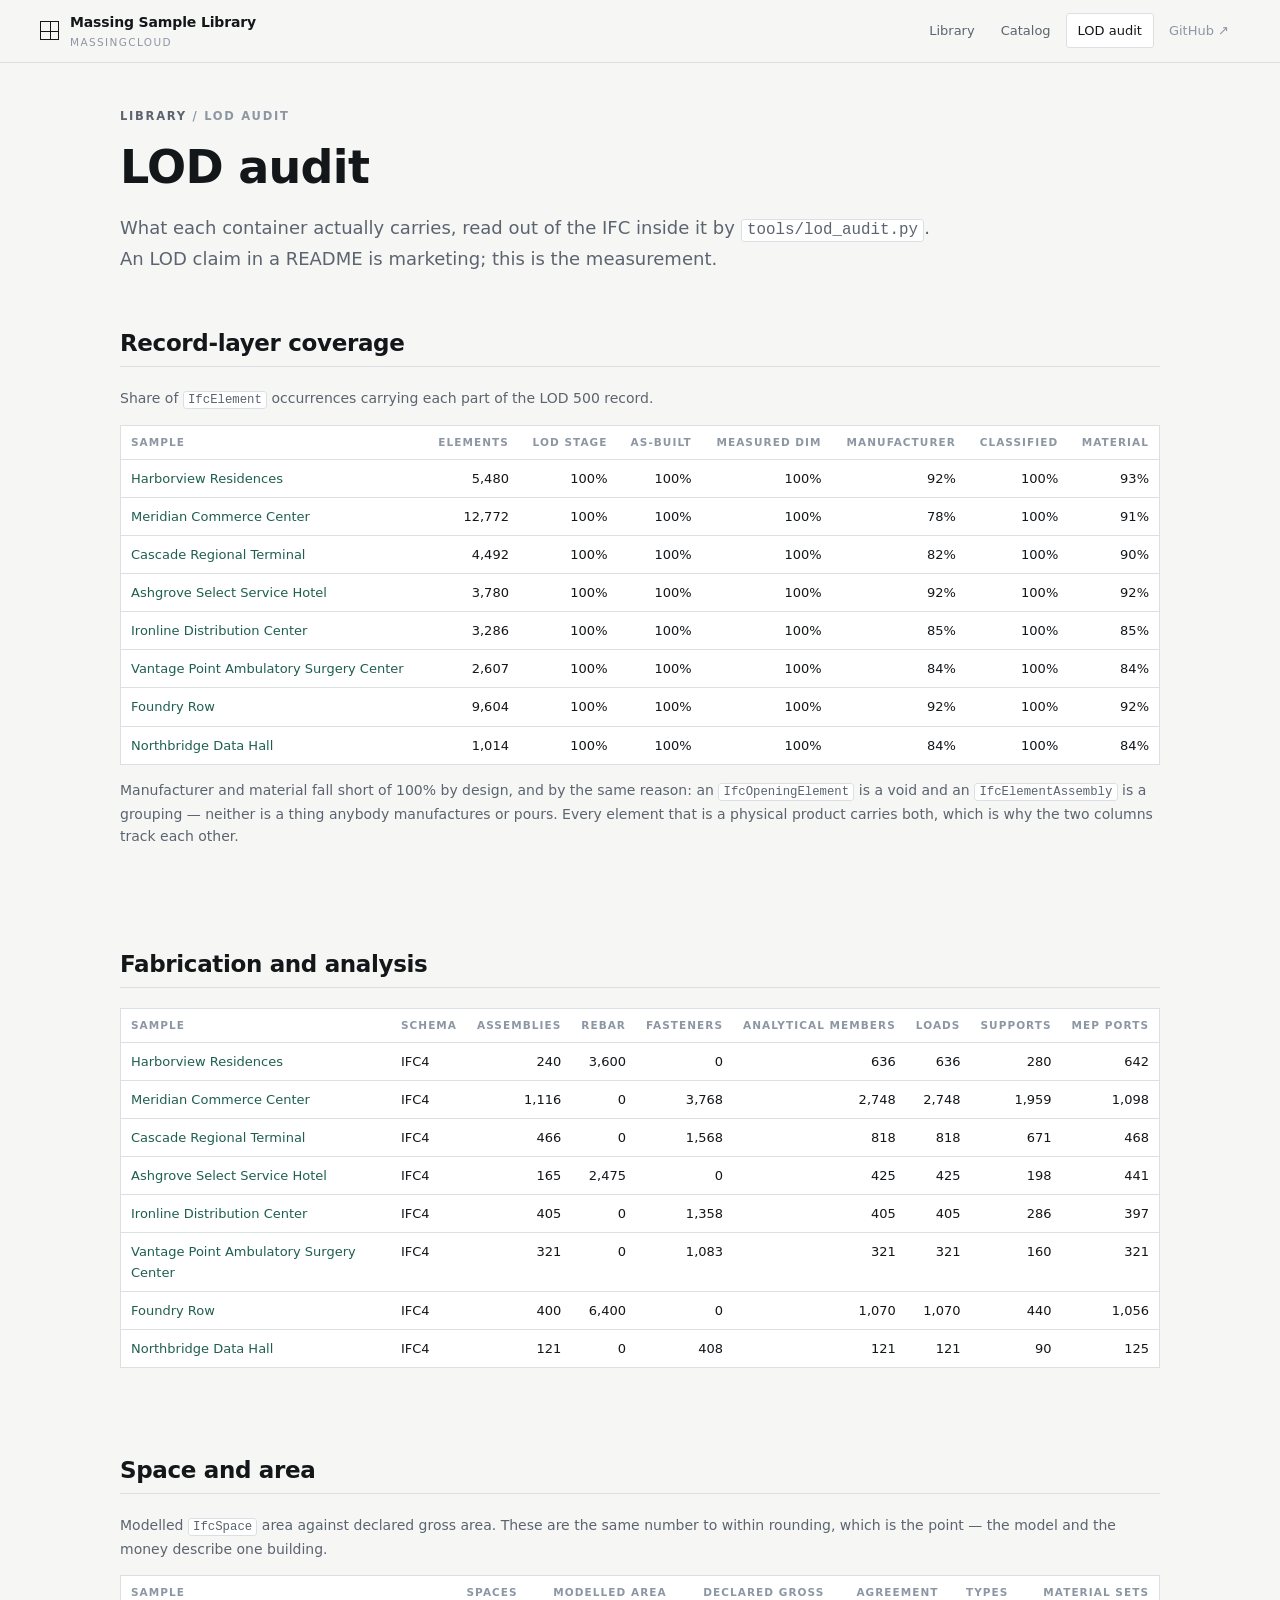
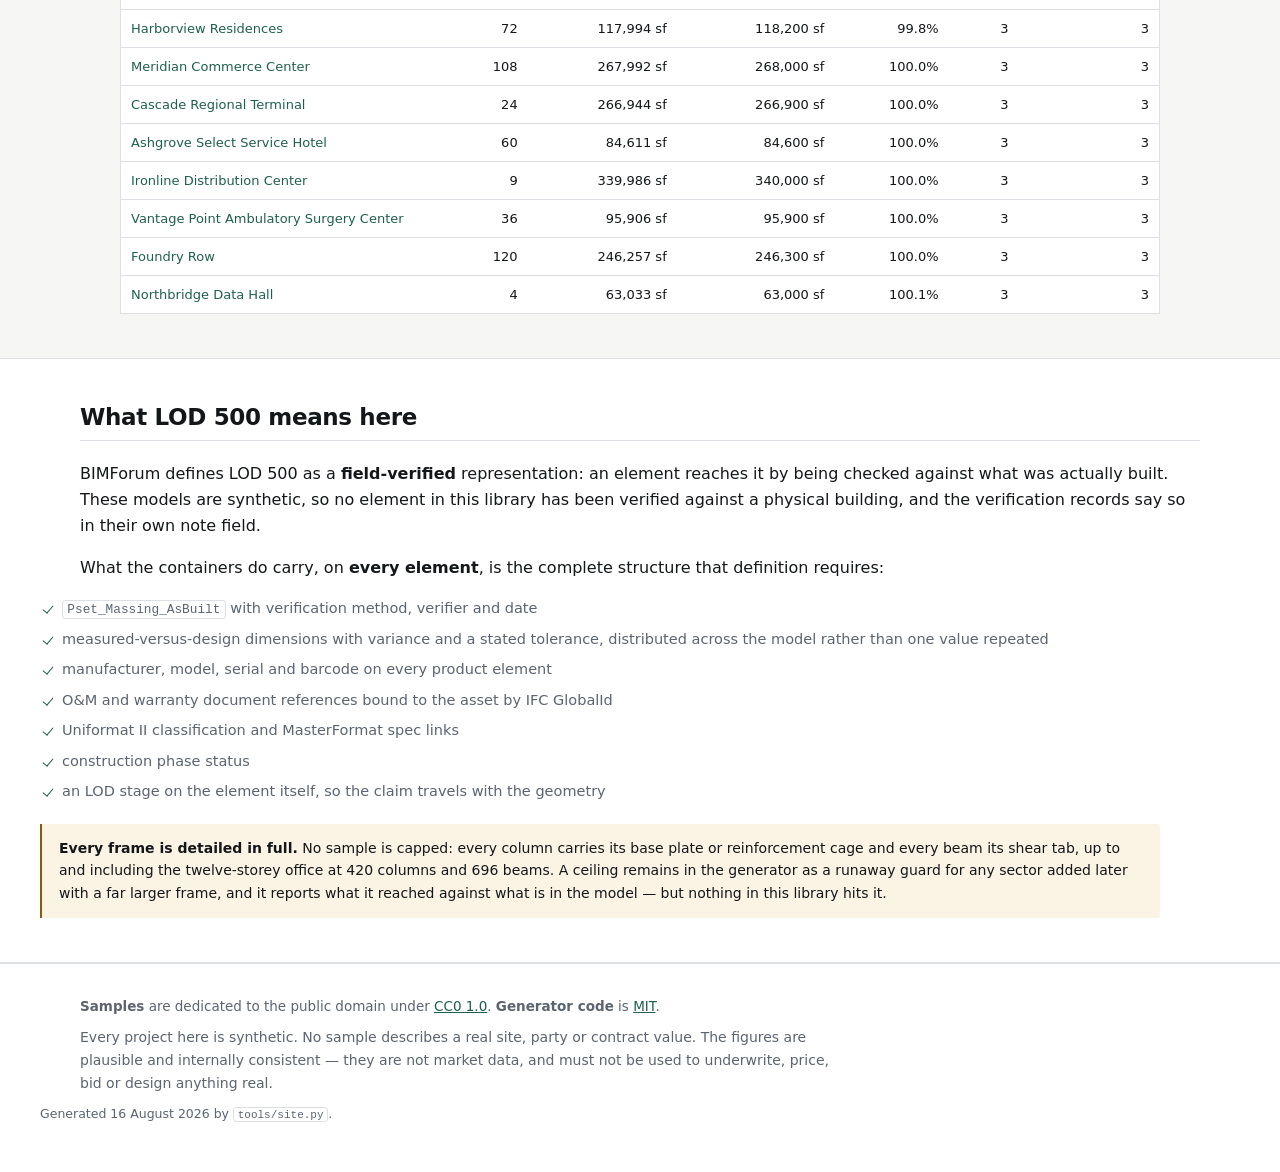
<file: docs/lod-audit.html>
<!doctype html>
<html lang="en">
<head>
<meta charset="utf-8">
<meta name="viewport" content="width=device-width,initial-scale=1">
<title>LOD audit — Massing Sample Library</title>
<meta name="description" content="Free CC0 .mass sample projects for the Massing AEC platform.">
<link rel="stylesheet" href="style.css">
<link rel="icon" href="data:image/svg+xml,%3Csvg%20xmlns='http://www.w3.org/2000/svg'%20viewBox='0%200%2016%2016'%3E%3Crect%20width='16'%20height='16'%20fill='%2312161a'/%3E%3Crect%20x='3'%20y='3'%20width='10'%20height='10'%20fill='none'%20stroke='%23e8eaed'%20stroke-width='1'/%3E%3Cline%20x1='3'%20y1='8'%20x2='13'%20y2='8'%20stroke='%23e8eaed'%20stroke-width='.7'/%3E%3Cline%20x1='8'%20y1='3'%20x2='8'%20y2='13'%20stroke='%23e8eaed'%20stroke-width='.7'/%3E%3C/svg%3E">
</head>
<body>
<header class="top">
  <a class="brand" href="index.html">
    <span class="mark"></span>
    <span><b>Massing Sample Library</b><em>MassingCloud</em></span>
  </a>
  <nav><a href="index.html">Library</a><a href="catalog.html">Catalog</a><a href="lod-audit.html" class=on>LOD audit</a><a class="ghost" href="https://github.com/MassingCloud/masslibrary">GitHub &#8599;</a></nav>
</header>

<section class="wrap head">
  <p class="eyebrow"><a href="index.html">Library</a> / LOD audit</p>
  <h1>LOD audit</h1>
  <p class="lede">What each container actually carries, read out of the IFC inside it by
    <code>tools/lod_audit.py</code>. An LOD claim in a README is marketing; this is the
    measurement.</p>
</section>

<section class="wrap">
  <h2 class="rule">Record-layer coverage</h2>
  <p class="muted">Share of <code>IfcElement</code> occurrences carrying each part of the LOD 500
    record.</p>
  <table class="data wide">
    <thead><tr><th>Sample</th><th class=n>Elements</th><th class=n>LOD stage</th>
      <th class=n>As-built</th><th class=n>Measured dim</th><th class=n>Manufacturer</th>
      <th class=n>Classified</th><th class=n>Material</th></tr></thead>
    <tbody><tr>
  <td><a href="harborview_residences.html">Harborview Residences</a></td>
  <td class=n>5,480</td>
  <td class=n>100%</td><td class=n>100%</td>
  <td class=n>100%</td><td class=n>92%</td>
  <td class=n>100%</td><td class=n>93%</td>
</tr><tr>
  <td><a href="meridian_commerce_center.html">Meridian Commerce Center</a></td>
  <td class=n>12,772</td>
  <td class=n>100%</td><td class=n>100%</td>
  <td class=n>100%</td><td class=n>78%</td>
  <td class=n>100%</td><td class=n>91%</td>
</tr><tr>
  <td><a href="cascade_regional_terminal.html">Cascade Regional Terminal</a></td>
  <td class=n>4,492</td>
  <td class=n>100%</td><td class=n>100%</td>
  <td class=n>100%</td><td class=n>82%</td>
  <td class=n>100%</td><td class=n>90%</td>
</tr><tr>
  <td><a href="ashgrove_select_hotel.html">Ashgrove Select Service Hotel</a></td>
  <td class=n>3,780</td>
  <td class=n>100%</td><td class=n>100%</td>
  <td class=n>100%</td><td class=n>92%</td>
  <td class=n>100%</td><td class=n>92%</td>
</tr><tr>
  <td><a href="ironline_distribution_center.html">Ironline Distribution Center</a></td>
  <td class=n>3,286</td>
  <td class=n>100%</td><td class=n>100%</td>
  <td class=n>100%</td><td class=n>85%</td>
  <td class=n>100%</td><td class=n>85%</td>
</tr><tr>
  <td><a href="vantage_point_asc.html">Vantage Point Ambulatory Surgery Center</a></td>
  <td class=n>2,607</td>
  <td class=n>100%</td><td class=n>100%</td>
  <td class=n>100%</td><td class=n>84%</td>
  <td class=n>100%</td><td class=n>84%</td>
</tr><tr>
  <td><a href="foundry_row_mixed_use.html">Foundry Row</a></td>
  <td class=n>9,604</td>
  <td class=n>100%</td><td class=n>100%</td>
  <td class=n>100%</td><td class=n>92%</td>
  <td class=n>100%</td><td class=n>92%</td>
</tr><tr>
  <td><a href="northbridge_data_hall.html">Northbridge Data Hall</a></td>
  <td class=n>1,014</td>
  <td class=n>100%</td><td class=n>100%</td>
  <td class=n>100%</td><td class=n>84%</td>
  <td class=n>100%</td><td class=n>84%</td>
</tr></tbody>
  </table>
  <p class="muted">Manufacturer and material fall short of 100% by design, and by the same reason:
    an <code>IfcOpeningElement</code> is a void and an <code>IfcElementAssembly</code> is a
    grouping — neither is a thing anybody manufactures or pours. Every element that is a physical
    product carries both, which is why the two columns track each other.</p>
</section>

<section class="wrap">
  <h2 class="rule">Fabrication and analysis</h2>
  <table class="data wide">
    <thead><tr><th>Sample</th><th>Schema</th><th class=n>Assemblies</th><th class=n>Rebar</th>
      <th class=n>Fasteners</th><th class=n>Analytical members</th><th class=n>Loads</th>
      <th class=n>Supports</th><th class=n>MEP ports</th></tr></thead>
    <tbody><tr>
  <td><a href="harborview_residences.html">Harborview Residences</a></td>
  <td>IFC4</td><td class=n>240</td><td class=n>3,600</td>
  <td class=n>0</td><td class=n>636</td>
  <td class=n>636</td><td class=n>280</td>
  <td class=n>642</td>
</tr><tr>
  <td><a href="meridian_commerce_center.html">Meridian Commerce Center</a></td>
  <td>IFC4</td><td class=n>1,116</td><td class=n>0</td>
  <td class=n>3,768</td><td class=n>2,748</td>
  <td class=n>2,748</td><td class=n>1,959</td>
  <td class=n>1,098</td>
</tr><tr>
  <td><a href="cascade_regional_terminal.html">Cascade Regional Terminal</a></td>
  <td>IFC4</td><td class=n>466</td><td class=n>0</td>
  <td class=n>1,568</td><td class=n>818</td>
  <td class=n>818</td><td class=n>671</td>
  <td class=n>468</td>
</tr><tr>
  <td><a href="ashgrove_select_hotel.html">Ashgrove Select Service Hotel</a></td>
  <td>IFC4</td><td class=n>165</td><td class=n>2,475</td>
  <td class=n>0</td><td class=n>425</td>
  <td class=n>425</td><td class=n>198</td>
  <td class=n>441</td>
</tr><tr>
  <td><a href="ironline_distribution_center.html">Ironline Distribution Center</a></td>
  <td>IFC4</td><td class=n>405</td><td class=n>0</td>
  <td class=n>1,358</td><td class=n>405</td>
  <td class=n>405</td><td class=n>286</td>
  <td class=n>397</td>
</tr><tr>
  <td><a href="vantage_point_asc.html">Vantage Point Ambulatory Surgery Center</a></td>
  <td>IFC4</td><td class=n>321</td><td class=n>0</td>
  <td class=n>1,083</td><td class=n>321</td>
  <td class=n>321</td><td class=n>160</td>
  <td class=n>321</td>
</tr><tr>
  <td><a href="foundry_row_mixed_use.html">Foundry Row</a></td>
  <td>IFC4</td><td class=n>400</td><td class=n>6,400</td>
  <td class=n>0</td><td class=n>1,070</td>
  <td class=n>1,070</td><td class=n>440</td>
  <td class=n>1,056</td>
</tr><tr>
  <td><a href="northbridge_data_hall.html">Northbridge Data Hall</a></td>
  <td>IFC4</td><td class=n>121</td><td class=n>0</td>
  <td class=n>408</td><td class=n>121</td>
  <td class=n>121</td><td class=n>90</td>
  <td class=n>125</td>
</tr></tbody>
  </table>
</section>

<section class="wrap">
  <h2 class="rule">Space and area</h2>
  <p class="muted">Modelled <code>IfcSpace</code> area against declared gross area. These are the
    same number to within rounding, which is the point — the model and the money describe one
    building.</p>
  <table class="data wide">
    <thead><tr><th>Sample</th><th class=n>Spaces</th><th class=n>Modelled area</th>
      <th class=n>Declared gross</th><th class=n>Agreement</th><th class=n>Types</th>
      <th class=n>Material sets</th></tr></thead>
    <tbody><tr>
  <td><a href="harborview_residences.html">Harborview Residences</a></td>
  <td class=n>72</td><td class=n>117,994 sf</td>
  <td class=n>118,200 sf</td><td class=n>99.8%</td>
  <td class=n>3</td><td class=n>3</td>
</tr><tr>
  <td><a href="meridian_commerce_center.html">Meridian Commerce Center</a></td>
  <td class=n>108</td><td class=n>267,992 sf</td>
  <td class=n>268,000 sf</td><td class=n>100.0%</td>
  <td class=n>3</td><td class=n>3</td>
</tr><tr>
  <td><a href="cascade_regional_terminal.html">Cascade Regional Terminal</a></td>
  <td class=n>24</td><td class=n>266,944 sf</td>
  <td class=n>266,900 sf</td><td class=n>100.0%</td>
  <td class=n>3</td><td class=n>3</td>
</tr><tr>
  <td><a href="ashgrove_select_hotel.html">Ashgrove Select Service Hotel</a></td>
  <td class=n>60</td><td class=n>84,611 sf</td>
  <td class=n>84,600 sf</td><td class=n>100.0%</td>
  <td class=n>3</td><td class=n>3</td>
</tr><tr>
  <td><a href="ironline_distribution_center.html">Ironline Distribution Center</a></td>
  <td class=n>9</td><td class=n>339,986 sf</td>
  <td class=n>340,000 sf</td><td class=n>100.0%</td>
  <td class=n>3</td><td class=n>3</td>
</tr><tr>
  <td><a href="vantage_point_asc.html">Vantage Point Ambulatory Surgery Center</a></td>
  <td class=n>36</td><td class=n>95,906 sf</td>
  <td class=n>95,900 sf</td><td class=n>100.0%</td>
  <td class=n>3</td><td class=n>3</td>
</tr><tr>
  <td><a href="foundry_row_mixed_use.html">Foundry Row</a></td>
  <td class=n>120</td><td class=n>246,257 sf</td>
  <td class=n>246,300 sf</td><td class=n>100.0%</td>
  <td class=n>3</td><td class=n>3</td>
</tr><tr>
  <td><a href="northbridge_data_hall.html">Northbridge Data Hall</a></td>
  <td class=n>4</td><td class=n>63,033 sf</td>
  <td class=n>63,000 sf</td><td class=n>100.1%</td>
  <td class=n>3</td><td class=n>3</td>
</tr></tbody>
  </table>
</section>

<section class="wrap band">
  <h2 class="rule">What LOD 500 means here</h2>
  <p>BIMForum defines LOD 500 as a <b>field-verified</b> representation: an element reaches it by
    being checked against what was actually built. These models are synthetic, so no element in this
    library has been verified against a physical building, and the verification records say so in
    their own note field.</p>
  <p>What the containers do carry, on <b>every element</b>, is the complete structure that
    definition requires:</p>
  <ul class="ticks">
    <li><code>Pset_Massing_AsBuilt</code> with verification method, verifier and date</li>
    <li>measured-versus-design dimensions with variance and a stated tolerance, distributed across
      the model rather than one value repeated</li>
    <li>manufacturer, model, serial and barcode on every product element</li>
    <li>O&amp;M and warranty document references bound to the asset by IFC GlobalId</li>
    <li>Uniformat II classification and MasterFormat spec links</li>
    <li>construction phase status</li>
    <li>an LOD stage on the element itself, so the claim travels with the geometry</li>
  </ul>
  <p class="callout"><b>Every frame is detailed in full.</b> No sample is capped: every column
    carries its base plate or reinforcement cage and every beam its shear tab, up to and including
    the twelve-storey office at 420 columns and 696 beams. A ceiling remains in the generator as a
    runaway guard for any sector added later with a far larger frame, and it reports what it reached
    against what is in the model — but nothing in this library hits it.</p>
</section>

<footer>
  <div>
    <p><b>Samples</b> are dedicated to the public domain under
      <a href="https://github.com/MassingCloud/masslibrary/blob/main/LICENSE-SAMPLES">CC0 1.0</a>.
      <b>Generator code</b> is <a href="https://github.com/MassingCloud/masslibrary/blob/main/LICENSE">MIT</a>.</p>
    <p class="muted">Every project here is synthetic. No sample describes a real site, party or
      contract value. The figures are plausible and internally consistent — they are not market
      data, and must not be used to underwrite, price, bid or design anything real.</p>
  </div>
  <p class="muted small">Generated 16 August 2026 by <code>tools/site.py</code>.</p>
</footer>
</body>
</html>
</file>
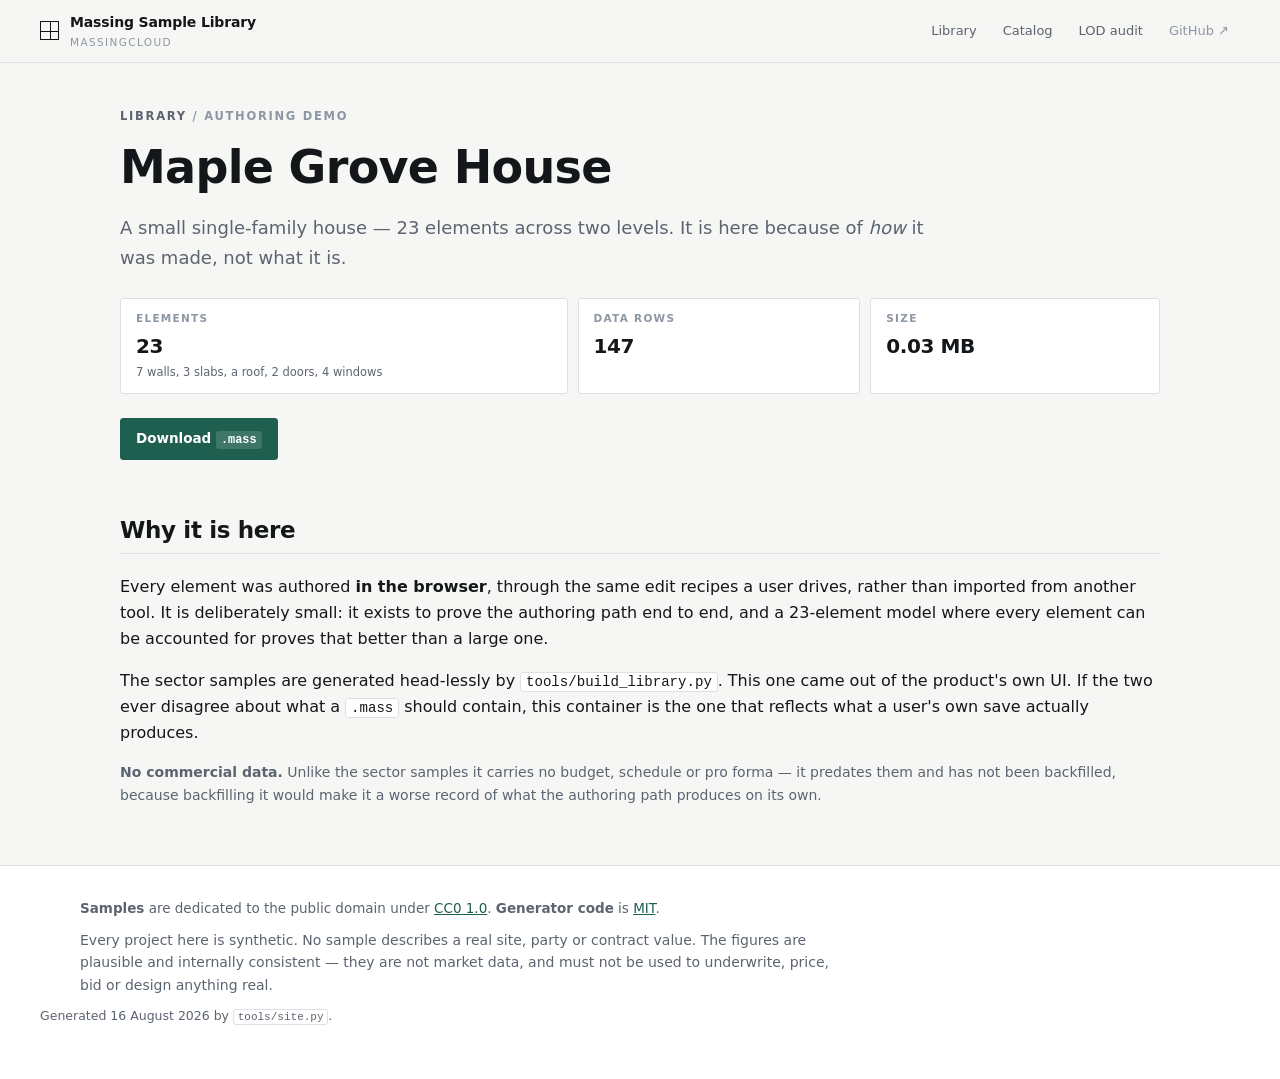
<file: docs/maple_grove_house.html>
<!doctype html>
<html lang="en">
<head>
<meta charset="utf-8">
<meta name="viewport" content="width=device-width,initial-scale=1">
<title>Maple Grove House — Massing Sample Library</title>
<meta name="description" content="Free CC0 .mass sample projects for the Massing AEC platform.">
<link rel="stylesheet" href="style.css">
<link rel="icon" href="data:image/svg+xml,%3Csvg%20xmlns='http://www.w3.org/2000/svg'%20viewBox='0%200%2016%2016'%3E%3Crect%20width='16'%20height='16'%20fill='%2312161a'/%3E%3Crect%20x='3'%20y='3'%20width='10'%20height='10'%20fill='none'%20stroke='%23e8eaed'%20stroke-width='1'/%3E%3Cline%20x1='3'%20y1='8'%20x2='13'%20y2='8'%20stroke='%23e8eaed'%20stroke-width='.7'/%3E%3Cline%20x1='8'%20y1='3'%20x2='8'%20y2='13'%20stroke='%23e8eaed'%20stroke-width='.7'/%3E%3C/svg%3E">
</head>
<body>
<header class="top">
  <a class="brand" href="index.html">
    <span class="mark"></span>
    <span><b>Massing Sample Library</b><em>MassingCloud</em></span>
  </a>
  <nav><a href="index.html">Library</a><a href="catalog.html">Catalog</a><a href="lod-audit.html">LOD audit</a><a class="ghost" href="https://github.com/MassingCloud/masslibrary">GitHub &#8599;</a></nav>
</header>

<section class="wrap head">
  <p class="eyebrow"><a href="index.html">Library</a> / Authoring demo</p>
  <h1>Maple Grove House</h1>
  <p class="lede">A small single-family house — 23 elements across two levels. It is here because of
    <em>how</em> it was made, not what it is.</p>
  <div class="counts">
    <div class="stat"><span class="k">Elements</span><span class="v">23</span><span class="note">7 walls, 3 slabs, a roof, 2 doors, 4 windows</span></div>
    <div class="stat"><span class="k">Data rows</span><span class="v">147</span></div>
    <div class="stat"><span class="k">Size</span><span class="v">0.03 MB</span></div>
  </div>
  <p class="dlbar">
    <a class="btn" href="https://raw.githubusercontent.com/MassingCloud/masslibrary/main/samples/authoring-demo/maple_grove_house.mass">Download <code>.mass</code></a>
  </p>
</section>

<section class="wrap">
  <h2 class="rule">Why it is here</h2>
  <p>Every element was authored <b>in the browser</b>, through the same edit recipes a user drives,
    rather than imported from another tool. It is deliberately small: it exists to prove the
    authoring path end to end, and a 23-element model where every element can be accounted for
    proves that better than a large one.</p>
  <p>The sector samples are generated head-lessly by <code>tools/build_library.py</code>. This one
    came out of the product's own UI. If the two ever disagree about what a <code>.mass</code>
    should contain, this container is the one that reflects what a user's own save actually
    produces.</p>
  <p class="muted"><b>No commercial data.</b> Unlike the sector samples it carries no budget,
    schedule or pro forma — it predates them and has not been backfilled, because backfilling it
    would make it a worse record of what the authoring path produces on its own.</p>
</section>

<footer>
  <div>
    <p><b>Samples</b> are dedicated to the public domain under
      <a href="https://github.com/MassingCloud/masslibrary/blob/main/LICENSE-SAMPLES">CC0 1.0</a>.
      <b>Generator code</b> is <a href="https://github.com/MassingCloud/masslibrary/blob/main/LICENSE">MIT</a>.</p>
    <p class="muted">Every project here is synthetic. No sample describes a real site, party or
      contract value. The figures are plausible and internally consistent — they are not market
      data, and must not be used to underwrite, price, bid or design anything real.</p>
  </div>
  <p class="muted small">Generated 16 August 2026 by <code>tools/site.py</code>.</p>
</footer>
</body>
</html>
</file>
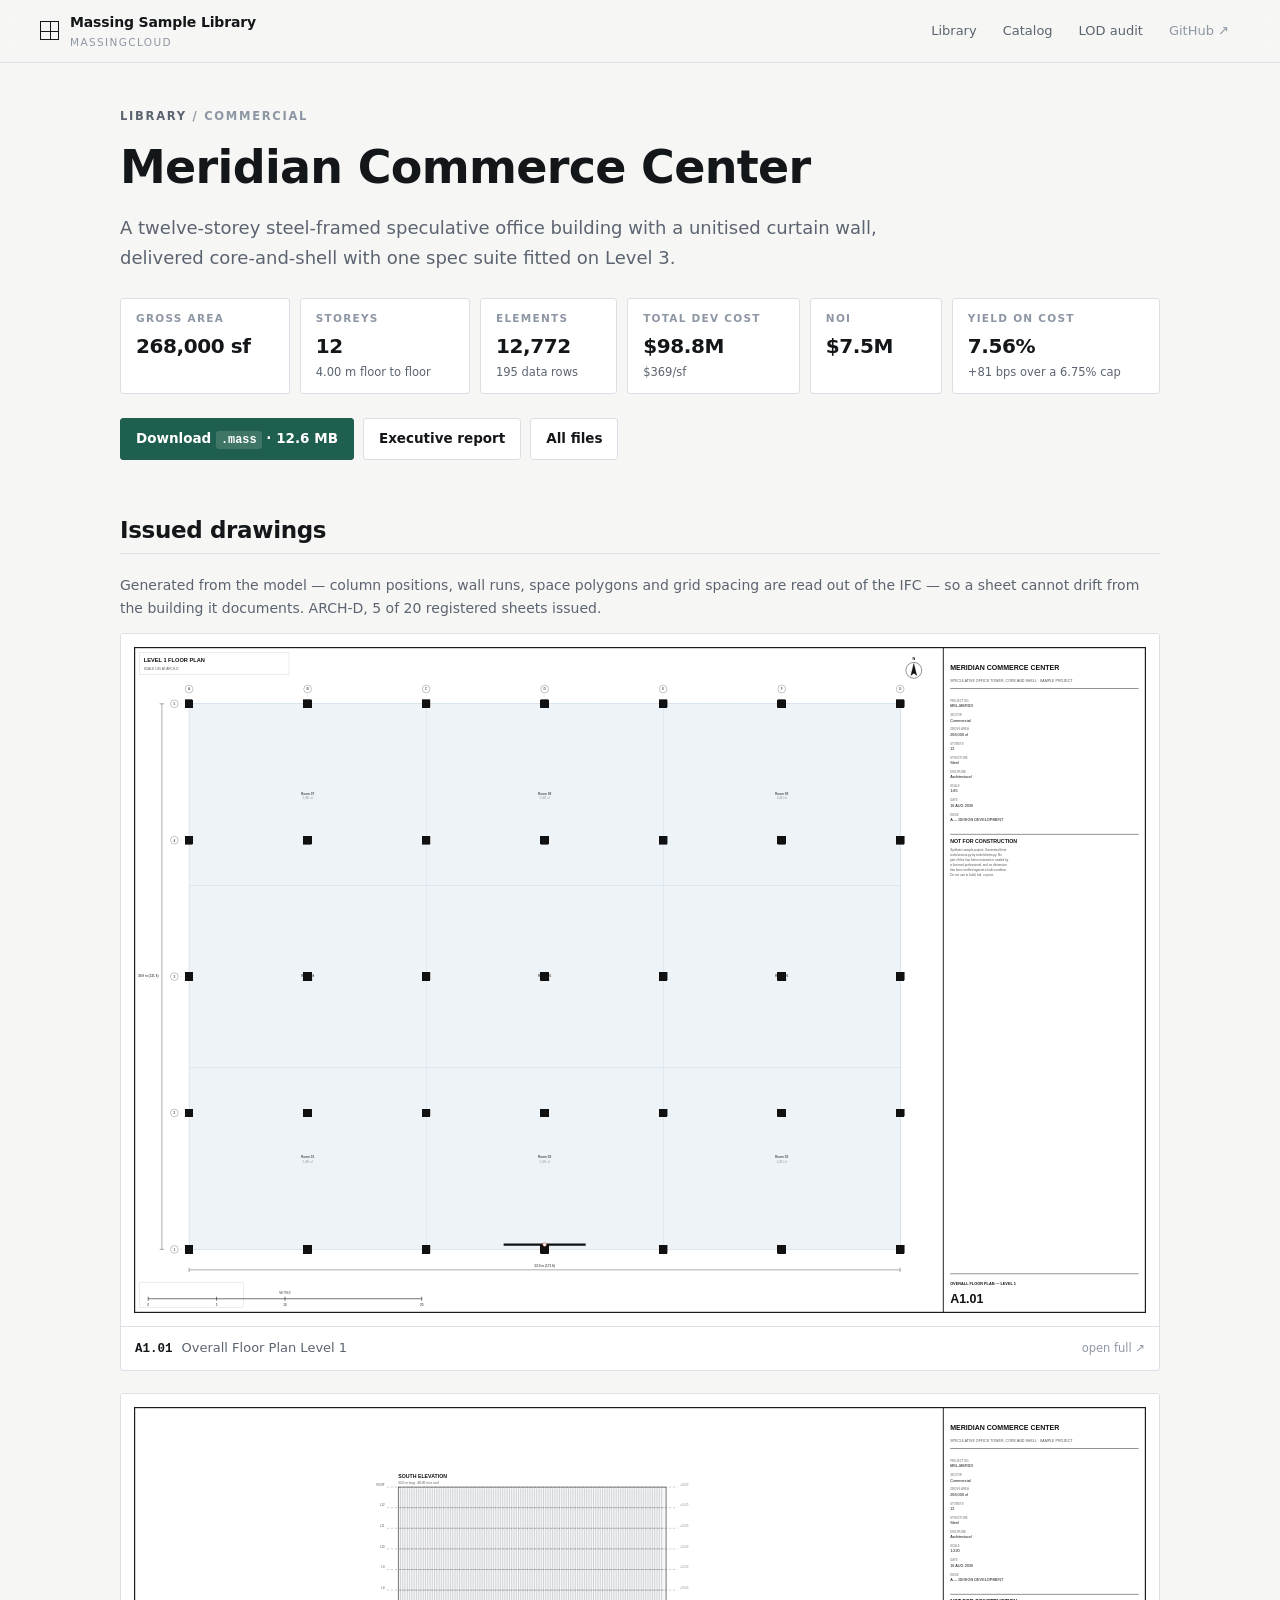
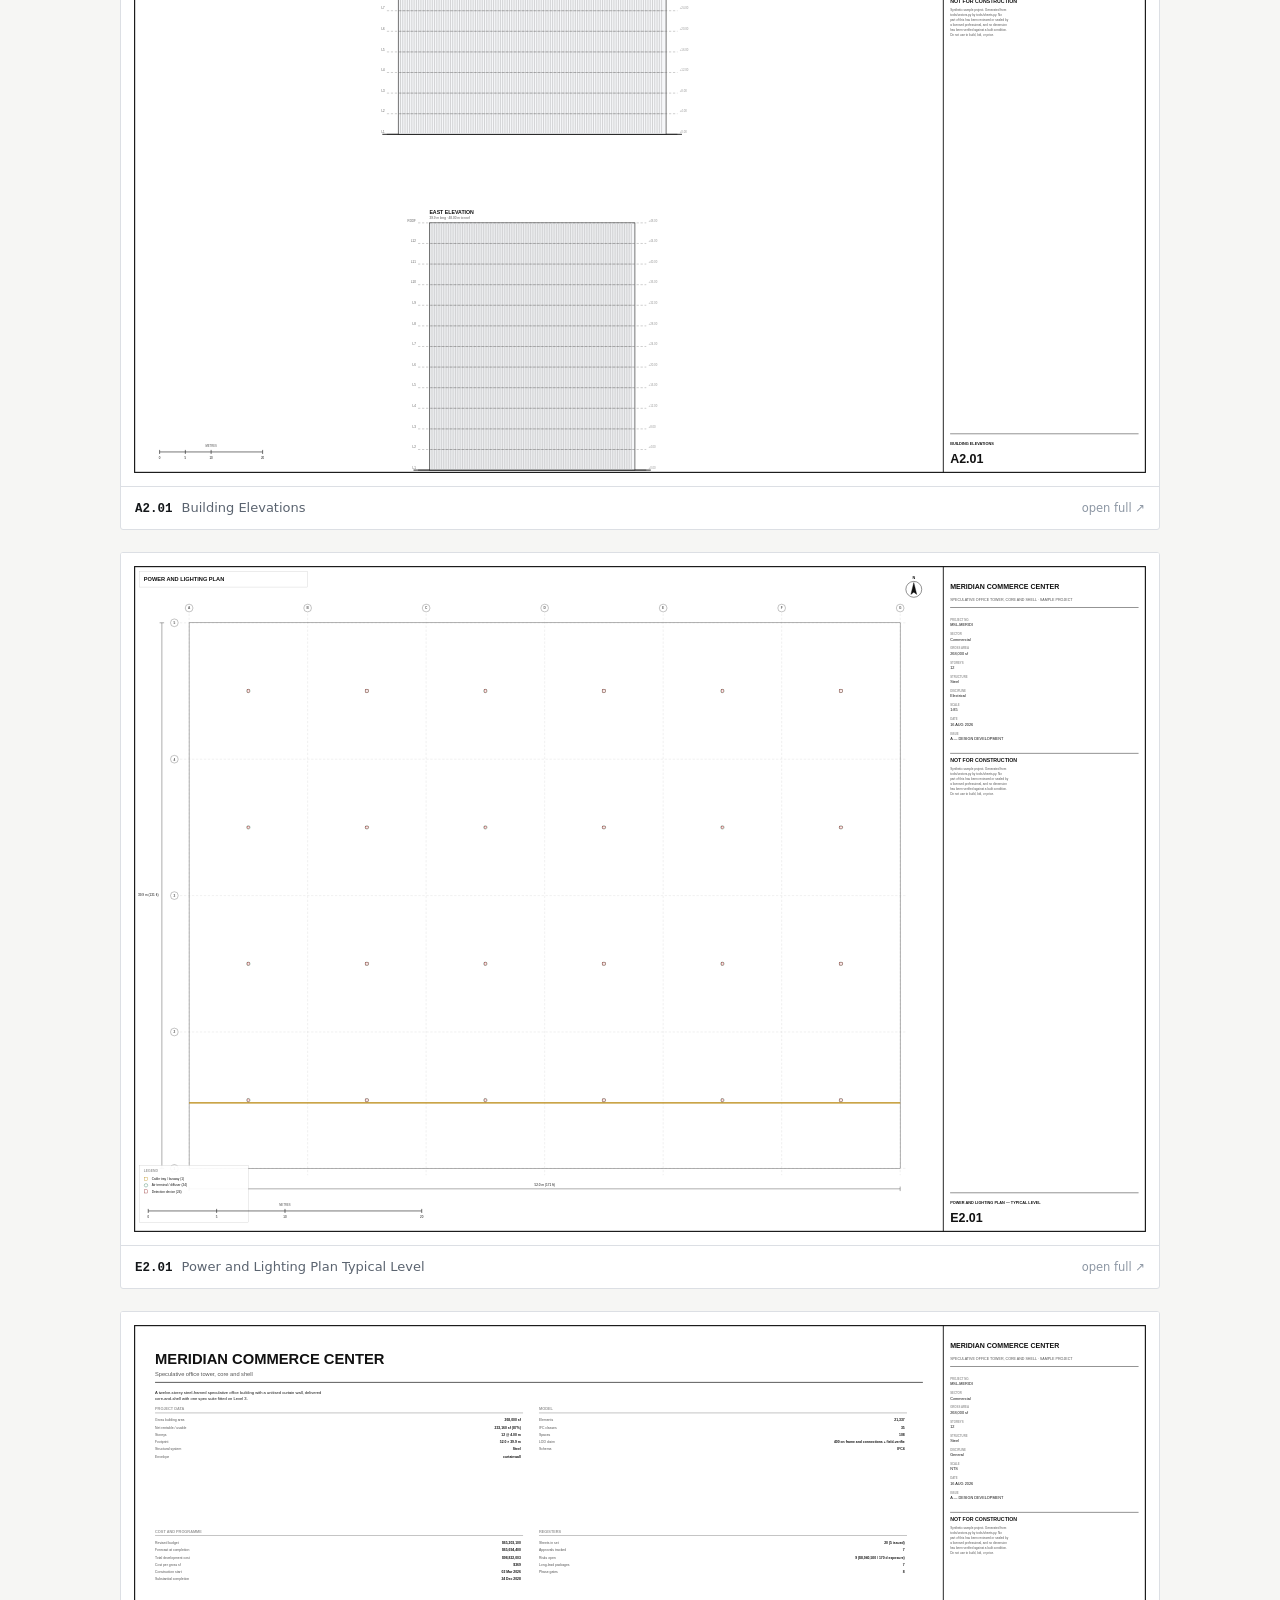
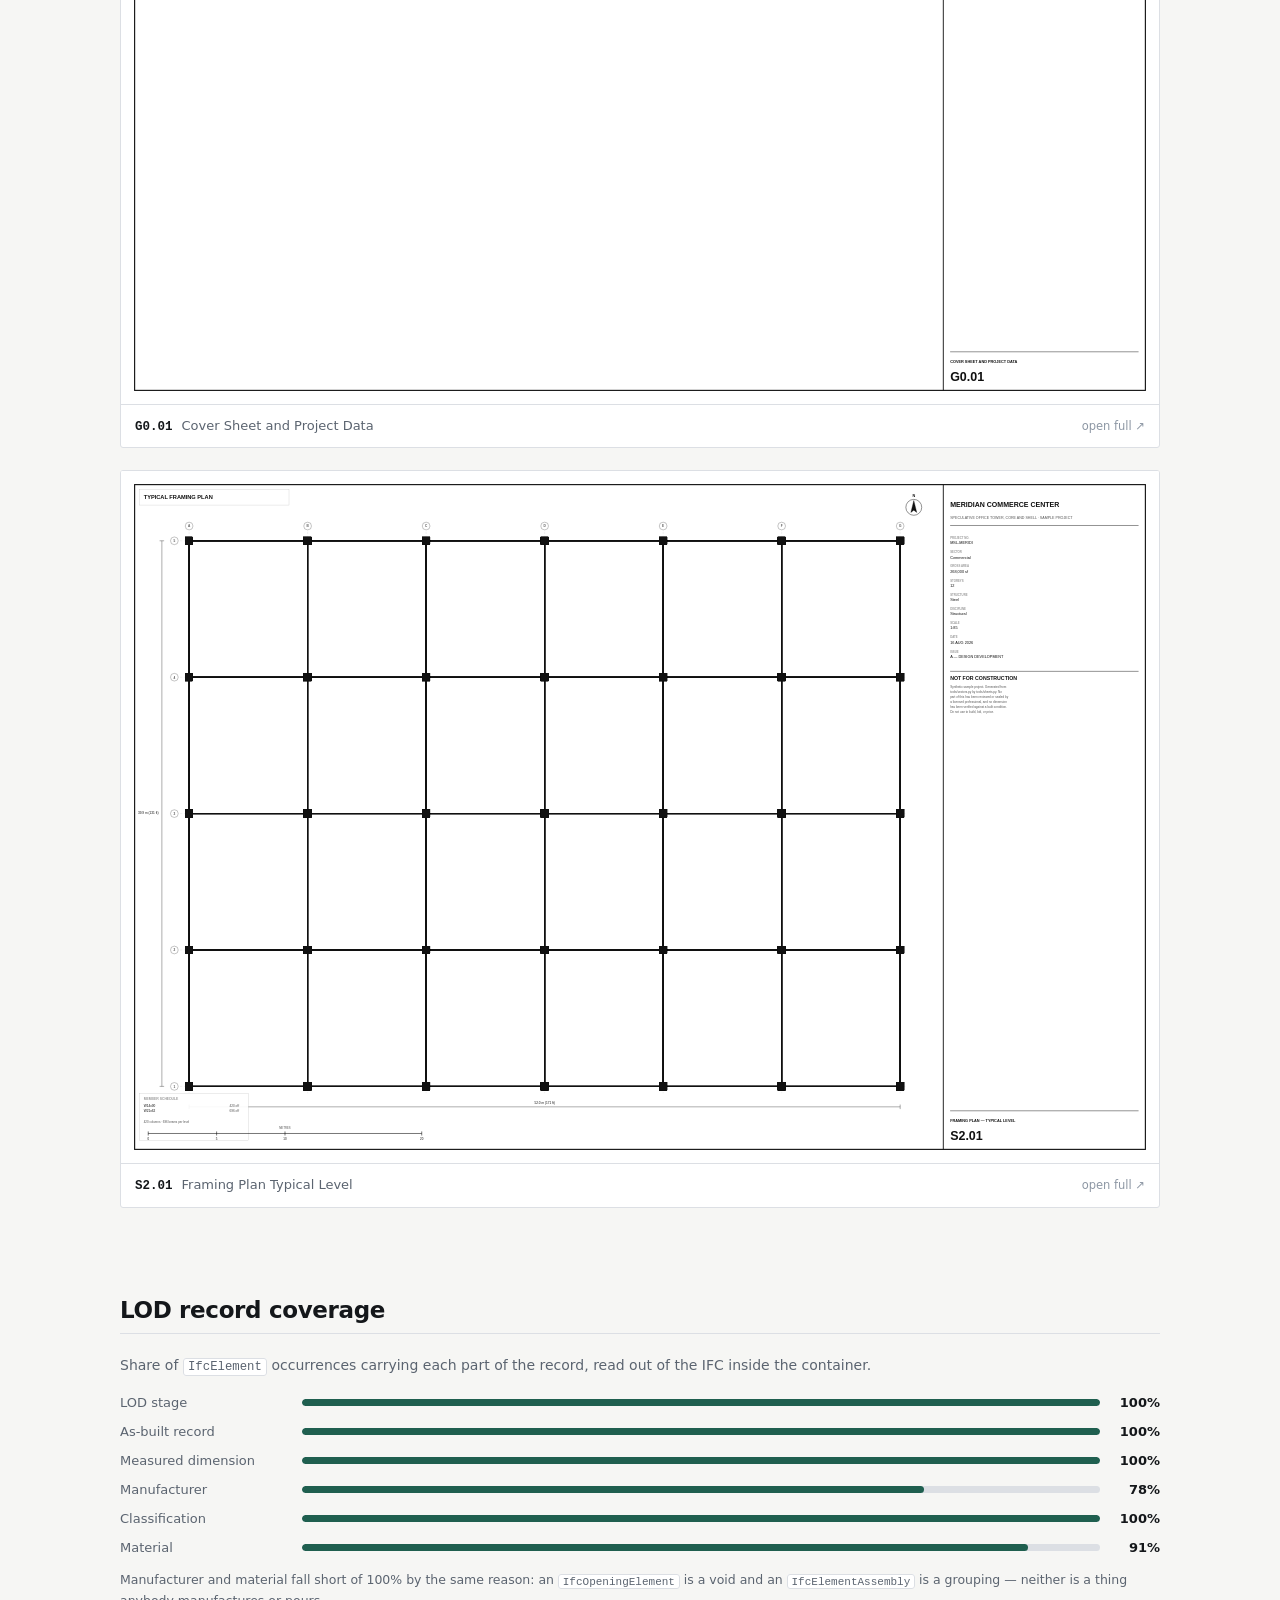
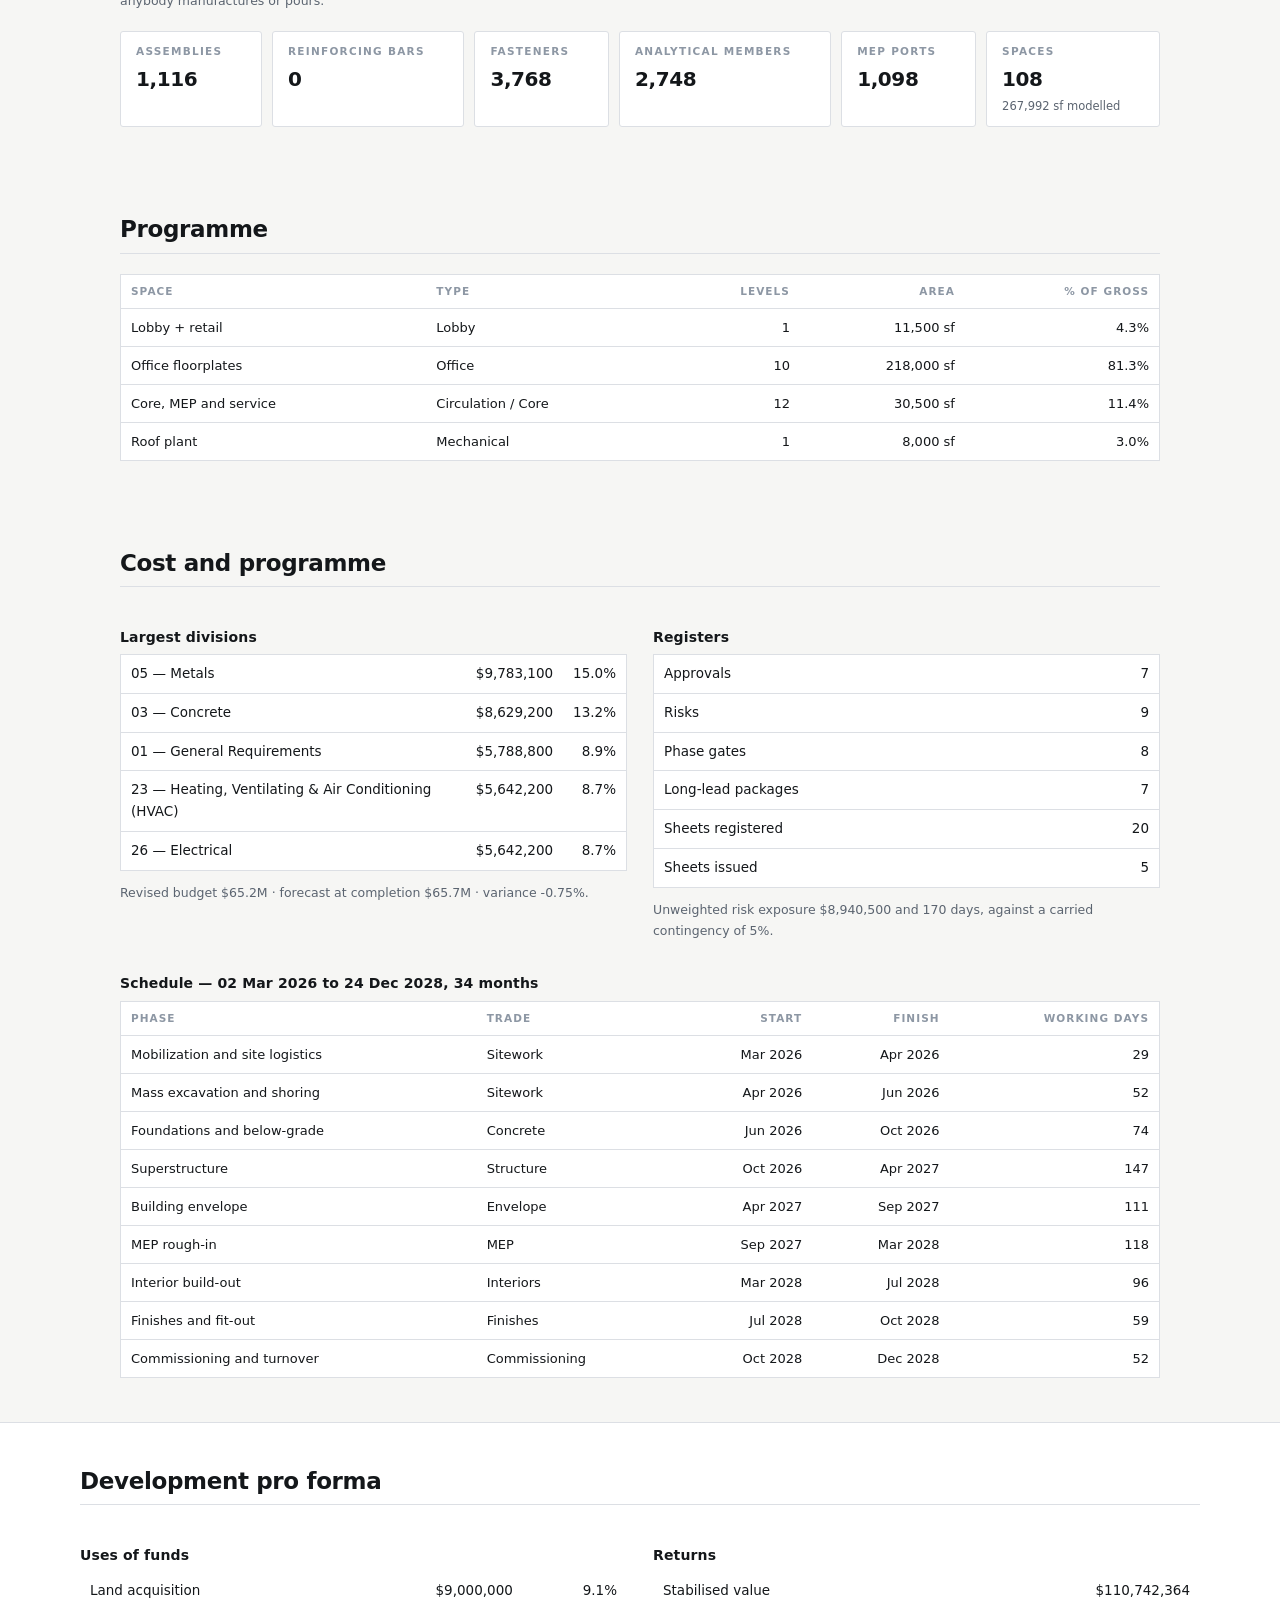
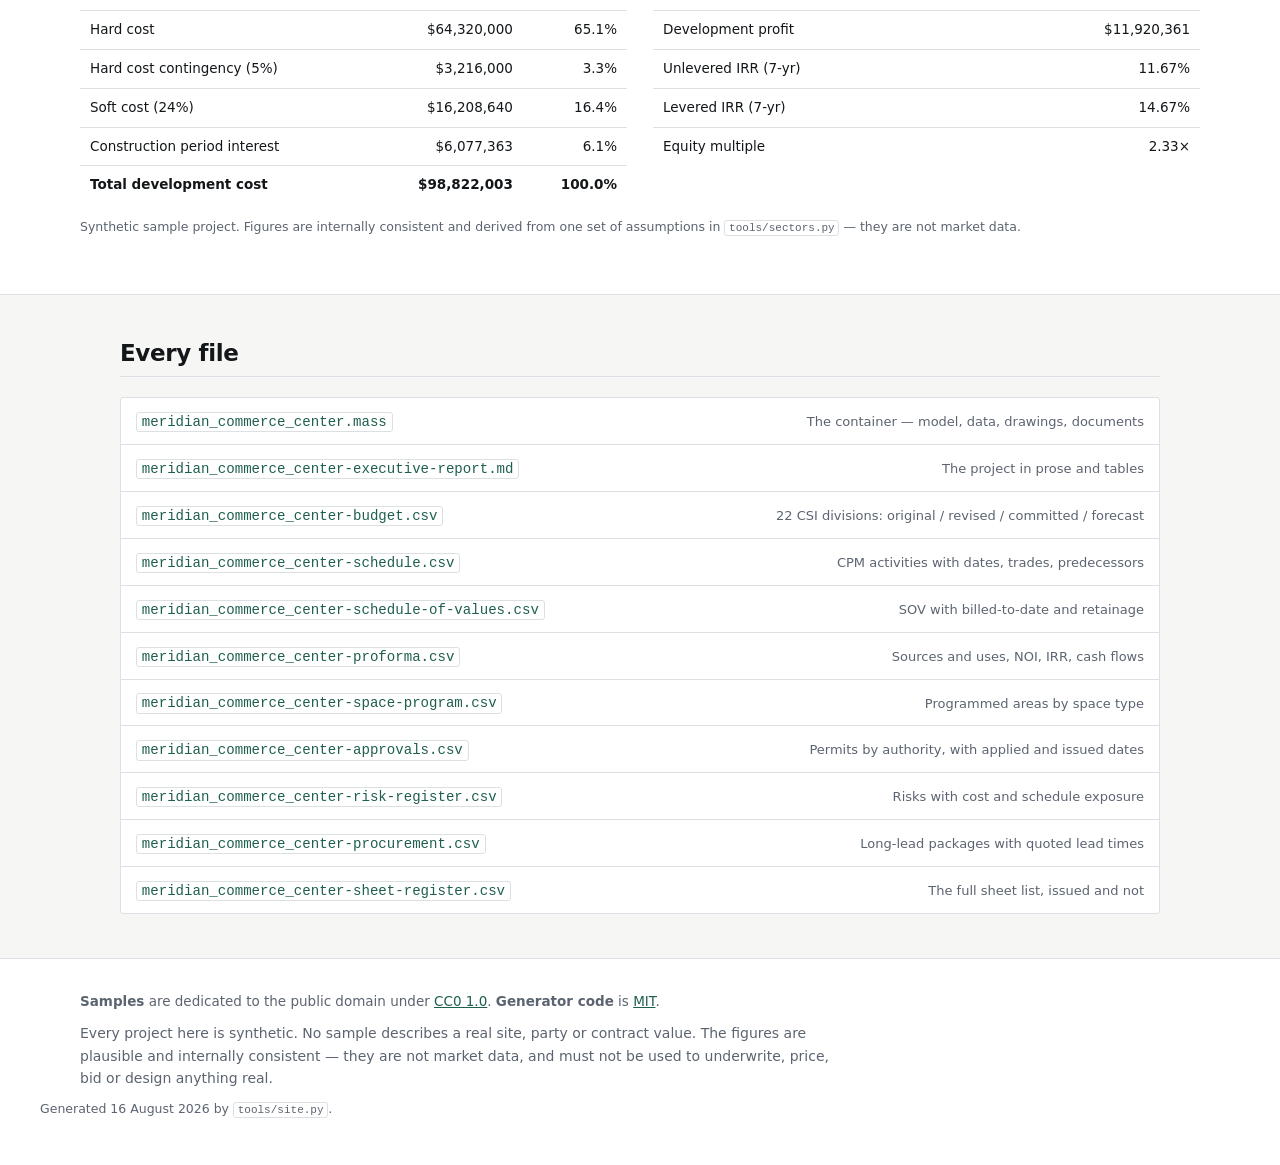
<file: docs/meridian_commerce_center.html>
<!doctype html>
<html lang="en">
<head>
<meta charset="utf-8">
<meta name="viewport" content="width=device-width,initial-scale=1">
<title>Meridian Commerce Center — Massing Sample Library</title>
<meta name="description" content="A twelve-storey steel-framed speculative office building with a unitised curtain wall, delivered core-and-shell with one spec suite fitted on Level 3.">
<link rel="stylesheet" href="style.css">
<link rel="icon" href="data:image/svg+xml,%3Csvg%20xmlns='http://www.w3.org/2000/svg'%20viewBox='0%200%2016%2016'%3E%3Crect%20width='16'%20height='16'%20fill='%2312161a'/%3E%3Crect%20x='3'%20y='3'%20width='10'%20height='10'%20fill='none'%20stroke='%23e8eaed'%20stroke-width='1'/%3E%3Cline%20x1='3'%20y1='8'%20x2='13'%20y2='8'%20stroke='%23e8eaed'%20stroke-width='.7'/%3E%3Cline%20x1='8'%20y1='3'%20x2='8'%20y2='13'%20stroke='%23e8eaed'%20stroke-width='.7'/%3E%3C/svg%3E">
</head>
<body>
<header class="top">
  <a class="brand" href="index.html">
    <span class="mark"></span>
    <span><b>Massing Sample Library</b><em>MassingCloud</em></span>
  </a>
  <nav><a href="index.html">Library</a><a href="catalog.html">Catalog</a><a href="lod-audit.html">LOD audit</a><a class="ghost" href="https://github.com/MassingCloud/masslibrary">GitHub &#8599;</a></nav>
</header>

<section class="wrap head">
  <p class="eyebrow"><a href="index.html">Library</a> / Commercial</p>
  <h1>Meridian Commerce Center</h1>
  <p class="lede">A twelve-storey steel-framed speculative office building with a unitised curtain wall, delivered core-and-shell with one spec suite fitted on Level 3.</p>
  <div class="counts"><div class="stat"><span class="k">Gross area</span><span class="v">268,000 sf</span></div><div class="stat"><span class="k">Storeys</span><span class="v">12</span><span class="note">4.00 m floor to floor</span></div><div class="stat"><span class="k">Elements</span><span class="v">12,772</span><span class="note">195 data rows</span></div><div class="stat"><span class="k">Total dev cost</span><span class="v">$98.8M</span><span class="note">$369/sf</span></div><div class="stat"><span class="k">NOI</span><span class="v">$7.5M</span></div><div class="stat"><span class="k">Yield on cost</span><span class="v">7.56%</span><span class="note">+81 bps over a 6.75% cap</span></div></div>
  <p class="dlbar">
    <a class="btn" href="https://raw.githubusercontent.com/MassingCloud/masslibrary/main/samples/commercial/meridian_commerce_center.mass">Download <code>.mass</code>
      &middot; 12.6 MB</a>
    <a class="btn ghost" href="https://github.com/MassingCloud/masslibrary/blob/main/samples/commercial/meridian_commerce_center-executive-report.md">Executive report</a>
    <a class="btn ghost" href="https://github.com/MassingCloud/masslibrary/tree/main/samples/commercial">All files</a>
  </p>
</section>

<section class="wrap">
  <h2 class="rule">Issued drawings</h2>
  <p class="muted">Generated from the model — column positions, wall runs, space polygons and grid
    spacing are read out of the IFC — so a sheet cannot drift from the building it documents.
    ARCH-D, 5 of 20 registered sheets issued.</p>
  <div class="sheets"><figure class="sheet">
  <a href="sheets/meridian_commerce_center/A1.01_Overall_Floor_Plan_Level_1.svg" target="_blank" rel="noopener">
    <img src="sheets/meridian_commerce_center/A1.01_Overall_Floor_Plan_Level_1.svg" alt="A1.01 — Overall Floor Plan Level 1">
  </a>
  <figcaption><b>A1.01</b> Overall Floor Plan Level 1<span>open full &#8599;</span></figcaption>
</figure><figure class="sheet">
  <a href="sheets/meridian_commerce_center/A2.01_Building_Elevations.svg" target="_blank" rel="noopener">
    <img src="sheets/meridian_commerce_center/A2.01_Building_Elevations.svg" alt="A2.01 — Building Elevations" loading="lazy">
  </a>
  <figcaption><b>A2.01</b> Building Elevations<span>open full &#8599;</span></figcaption>
</figure><figure class="sheet">
  <a href="sheets/meridian_commerce_center/E2.01_Power_and_Lighting_Plan_Typical_Level.svg" target="_blank" rel="noopener">
    <img src="sheets/meridian_commerce_center/E2.01_Power_and_Lighting_Plan_Typical_Level.svg" alt="E2.01 — Power and Lighting Plan Typical Level" loading="lazy">
  </a>
  <figcaption><b>E2.01</b> Power and Lighting Plan Typical Level<span>open full &#8599;</span></figcaption>
</figure><figure class="sheet">
  <a href="sheets/meridian_commerce_center/G0.01_Cover_Sheet_and_Project_Data.svg" target="_blank" rel="noopener">
    <img src="sheets/meridian_commerce_center/G0.01_Cover_Sheet_and_Project_Data.svg" alt="G0.01 — Cover Sheet and Project Data" loading="lazy">
  </a>
  <figcaption><b>G0.01</b> Cover Sheet and Project Data<span>open full &#8599;</span></figcaption>
</figure><figure class="sheet">
  <a href="sheets/meridian_commerce_center/S2.01_Framing_Plan_Typical_Level.svg" target="_blank" rel="noopener">
    <img src="sheets/meridian_commerce_center/S2.01_Framing_Plan_Typical_Level.svg" alt="S2.01 — Framing Plan Typical Level" loading="lazy">
  </a>
  <figcaption><b>S2.01</b> Framing Plan Typical Level<span>open full &#8599;</span></figcaption>
</figure></div>
</section>

<section class="wrap">
  <h2 class="rule">LOD record coverage</h2>
  <p class="muted">Share of <code>IfcElement</code> occurrences carrying each part of the record,
    read out of the IFC inside the container.</p>
  <div class="bars"><div class="bar"><span class="lab">LOD stage</span><span class="track"><i style="width:100%"></i></span><span class="pct">100%</span></div><div class="bar"><span class="lab">As-built record</span><span class="track"><i style="width:100%"></i></span><span class="pct">100%</span></div><div class="bar"><span class="lab">Measured dimension</span><span class="track"><i style="width:100%"></i></span><span class="pct">100%</span></div><div class="bar"><span class="lab">Manufacturer</span><span class="track"><i style="width:78%"></i></span><span class="pct">78%</span></div><div class="bar"><span class="lab">Classification</span><span class="track"><i style="width:100%"></i></span><span class="pct">100%</span></div><div class="bar"><span class="lab">Material</span><span class="track"><i style="width:91%"></i></span><span class="pct">91%</span></div></div>
  <p class="muted small">Manufacturer and material fall short of 100% by the same reason: an
    <code>IfcOpeningElement</code> is a void and an <code>IfcElementAssembly</code> is a grouping —
    neither is a thing anybody manufactures or pours.</p>
  <div class="fab">
    <div class="stat"><span class="k">Assemblies</span><span class="v">1,116</span></div>
    <div class="stat"><span class="k">Reinforcing bars</span><span class="v">0</span></div>
    <div class="stat"><span class="k">Fasteners</span><span class="v">3,768</span></div>
    <div class="stat"><span class="k">Analytical members</span><span class="v">2,748</span></div>
    <div class="stat"><span class="k">MEP ports</span><span class="v">1,098</span></div>
    <div class="stat"><span class="k">Spaces</span><span class="v">108</span><span class="note">267,992 sf modelled</span></div>
  </div>
</section>

<section class="wrap">
  <h2 class="rule">Programme</h2>
  <table class="data wide">
    <thead><tr><th>Space</th><th>Type</th><th class=n>Levels</th><th class=n>Area</th>
      <th class=n>% of gross</th></tr></thead>
    <tbody><tr><td>Lobby + retail</td><td>Lobby</td><td class=n>1</td><td class=n>11,500 sf</td><td class=n>4.3%</td></tr><tr><td>Office floorplates</td><td>Office</td><td class=n>10</td><td class=n>218,000 sf</td><td class=n>81.3%</td></tr><tr><td>Core, MEP and service</td><td>Circulation / Core</td><td class=n>12</td><td class=n>30,500 sf</td><td class=n>11.4%</td></tr><tr><td>Roof plant</td><td>Mechanical</td><td class=n>1</td><td class=n>8,000 sf</td><td class=n>3.0%</td></tr></tbody>
  </table>
</section>

<section class="wrap">
  <h2 class="rule">Cost and programme</h2>
  <div class="cols">
    <div>
      <h4>Largest divisions</h4>
      <table class="data"><tbody><tr><td>05 — Metals</td><td class=n>$9,783,100</td><td class=n>15.0%</td></tr><tr><td>03 — Concrete</td><td class=n>$8,629,200</td><td class=n>13.2%</td></tr><tr><td>01 — General Requirements</td><td class=n>$5,788,800</td><td class=n>8.9%</td></tr><tr><td>23 — Heating, Ventilating &amp; Air Conditioning (HVAC)</td><td class=n>$5,642,200</td><td class=n>8.7%</td></tr><tr><td>26 — Electrical</td><td class=n>$5,642,200</td><td class=n>8.7%</td></tr></tbody></table>
      <p class="muted small">Revised budget $65.2M &middot; forecast at completion
        $65.7M &middot; variance
        -0.75%.</p>
    </div>
    <div>
      <h4>Registers</h4>
      <table class="data"><tbody><tr><td>Approvals</td><td class=n>7</td></tr><tr><td>Risks</td><td class=n>9</td></tr><tr><td>Phase gates</td><td class=n>8</td></tr><tr><td>Long-lead packages</td><td class=n>7</td></tr><tr><td>Sheets registered</td><td class=n>20</td></tr><tr><td>Sheets issued</td><td class=n>5</td></tr></tbody></table>
      <p class="muted small">Unweighted risk exposure $8,940,500 and 170 days, against a
        carried contingency of 5%.</p>
    </div>
  </div>
  <h4>Schedule — 02 Mar 2026 to 24 Dec 2028, 34 months</h4>
  <table class="data wide">
    <thead><tr><th>Phase</th><th>Trade</th><th class=n>Start</th><th class=n>Finish</th>
      <th class=n>Working days</th></tr></thead>
    <tbody><tr><td>Mobilization and site logistics</td><td>Sitework</td><td class=n>Mar 2026</td><td class=n>Apr 2026</td><td class=n>29</td></tr><tr><td>Mass excavation and shoring</td><td>Sitework</td><td class=n>Apr 2026</td><td class=n>Jun 2026</td><td class=n>52</td></tr><tr><td>Foundations and below-grade</td><td>Concrete</td><td class=n>Jun 2026</td><td class=n>Oct 2026</td><td class=n>74</td></tr><tr><td>Superstructure</td><td>Structure</td><td class=n>Oct 2026</td><td class=n>Apr 2027</td><td class=n>147</td></tr><tr><td>Building envelope</td><td>Envelope</td><td class=n>Apr 2027</td><td class=n>Sep 2027</td><td class=n>111</td></tr><tr><td>MEP rough-in</td><td>MEP</td><td class=n>Sep 2027</td><td class=n>Mar 2028</td><td class=n>118</td></tr><tr><td>Interior build-out</td><td>Interiors</td><td class=n>Mar 2028</td><td class=n>Jul 2028</td><td class=n>96</td></tr><tr><td>Finishes and fit-out</td><td>Finishes</td><td class=n>Jul 2028</td><td class=n>Oct 2028</td><td class=n>59</td></tr><tr><td>Commissioning and turnover</td><td>Commissioning</td><td class=n>Oct 2028</td><td class=n>Dec 2028</td><td class=n>52</td></tr></tbody>
  </table>
</section>

<section class="wrap band">
  <h2 class="rule">Development pro forma</h2>
  <div class="cols">
    <div>
      <h4>Uses of funds</h4>
      <table class="data"><tbody><tr><td>Land acquisition</td><td class=n>$9,000,000</td><td class=n>9.1%</td></tr><tr><td>Hard cost</td><td class=n>$64,320,000</td><td class=n>65.1%</td></tr><tr><td>Hard cost contingency (5%)</td><td class=n>$3,216,000</td><td class=n>3.3%</td></tr><tr><td>Soft cost (24%)</td><td class=n>$16,208,640</td><td class=n>16.4%</td></tr><tr><td>Construction period interest</td><td class=n>$6,077,363</td><td class=n>6.1%</td></tr>
        <tr class="tot"><td>Total development cost</td>
          <td class=n>$98,822,003</td><td class=n>100.0%</td></tr></tbody></table>
    </div>
    <div>
      <h4>Returns</h4>
      <table class="data">
<tr><td>Stabilised value</td><td class=n>$110,742,364</td></tr>
<tr><td>Development profit</td><td class=n>$11,920,361</td></tr>
<tr><td>Unlevered IRR (7-yr)</td><td class=n>11.67%</td></tr>
<tr><td>Levered IRR (7-yr)</td><td class=n>14.67%</td></tr>
<tr><td>Equity multiple</td><td class=n>2.33&times;</td></tr>
</table>
    </div>
  </div>
  <p class="muted small">Synthetic sample project. Figures are internally consistent and derived
    from one set of assumptions in <code>tools/sectors.py</code> — they are not market data.</p>
</section>

<section class="wrap">
  <h2 class="rule">Every file</h2>
  <ul class="files"><li><a href="https://raw.githubusercontent.com/MassingCloud/masslibrary/main/samples/commercial/meridian_commerce_center.mass"><code>meridian_commerce_center.mass</code></a><span>The container — model, data, drawings, documents</span></li><li><a href="https://raw.githubusercontent.com/MassingCloud/masslibrary/main/samples/commercial/meridian_commerce_center-executive-report.md"><code>meridian_commerce_center-executive-report.md</code></a><span>The project in prose and tables</span></li><li><a href="https://raw.githubusercontent.com/MassingCloud/masslibrary/main/samples/commercial/meridian_commerce_center-budget.csv"><code>meridian_commerce_center-budget.csv</code></a><span>22 CSI divisions: original / revised / committed / forecast</span></li><li><a href="https://raw.githubusercontent.com/MassingCloud/masslibrary/main/samples/commercial/meridian_commerce_center-schedule.csv"><code>meridian_commerce_center-schedule.csv</code></a><span>CPM activities with dates, trades, predecessors</span></li><li><a href="https://raw.githubusercontent.com/MassingCloud/masslibrary/main/samples/commercial/meridian_commerce_center-schedule-of-values.csv"><code>meridian_commerce_center-schedule-of-values.csv</code></a><span>SOV with billed-to-date and retainage</span></li><li><a href="https://raw.githubusercontent.com/MassingCloud/masslibrary/main/samples/commercial/meridian_commerce_center-proforma.csv"><code>meridian_commerce_center-proforma.csv</code></a><span>Sources and uses, NOI, IRR, cash flows</span></li><li><a href="https://raw.githubusercontent.com/MassingCloud/masslibrary/main/samples/commercial/meridian_commerce_center-space-program.csv"><code>meridian_commerce_center-space-program.csv</code></a><span>Programmed areas by space type</span></li><li><a href="https://raw.githubusercontent.com/MassingCloud/masslibrary/main/samples/commercial/meridian_commerce_center-approvals.csv"><code>meridian_commerce_center-approvals.csv</code></a><span>Permits by authority, with applied and issued dates</span></li><li><a href="https://raw.githubusercontent.com/MassingCloud/masslibrary/main/samples/commercial/meridian_commerce_center-risk-register.csv"><code>meridian_commerce_center-risk-register.csv</code></a><span>Risks with cost and schedule exposure</span></li><li><a href="https://raw.githubusercontent.com/MassingCloud/masslibrary/main/samples/commercial/meridian_commerce_center-procurement.csv"><code>meridian_commerce_center-procurement.csv</code></a><span>Long-lead packages with quoted lead times</span></li><li><a href="https://raw.githubusercontent.com/MassingCloud/masslibrary/main/samples/commercial/meridian_commerce_center-sheet-register.csv"><code>meridian_commerce_center-sheet-register.csv</code></a><span>The full sheet list, issued and not</span></li></ul>
</section>

<footer>
  <div>
    <p><b>Samples</b> are dedicated to the public domain under
      <a href="https://github.com/MassingCloud/masslibrary/blob/main/LICENSE-SAMPLES">CC0 1.0</a>.
      <b>Generator code</b> is <a href="https://github.com/MassingCloud/masslibrary/blob/main/LICENSE">MIT</a>.</p>
    <p class="muted">Every project here is synthetic. No sample describes a real site, party or
      contract value. The figures are plausible and internally consistent — they are not market
      data, and must not be used to underwrite, price, bid or design anything real.</p>
  </div>
  <p class="muted small">Generated 16 August 2026 by <code>tools/site.py</code>.</p>
</footer>
</body>
</html>
</file>
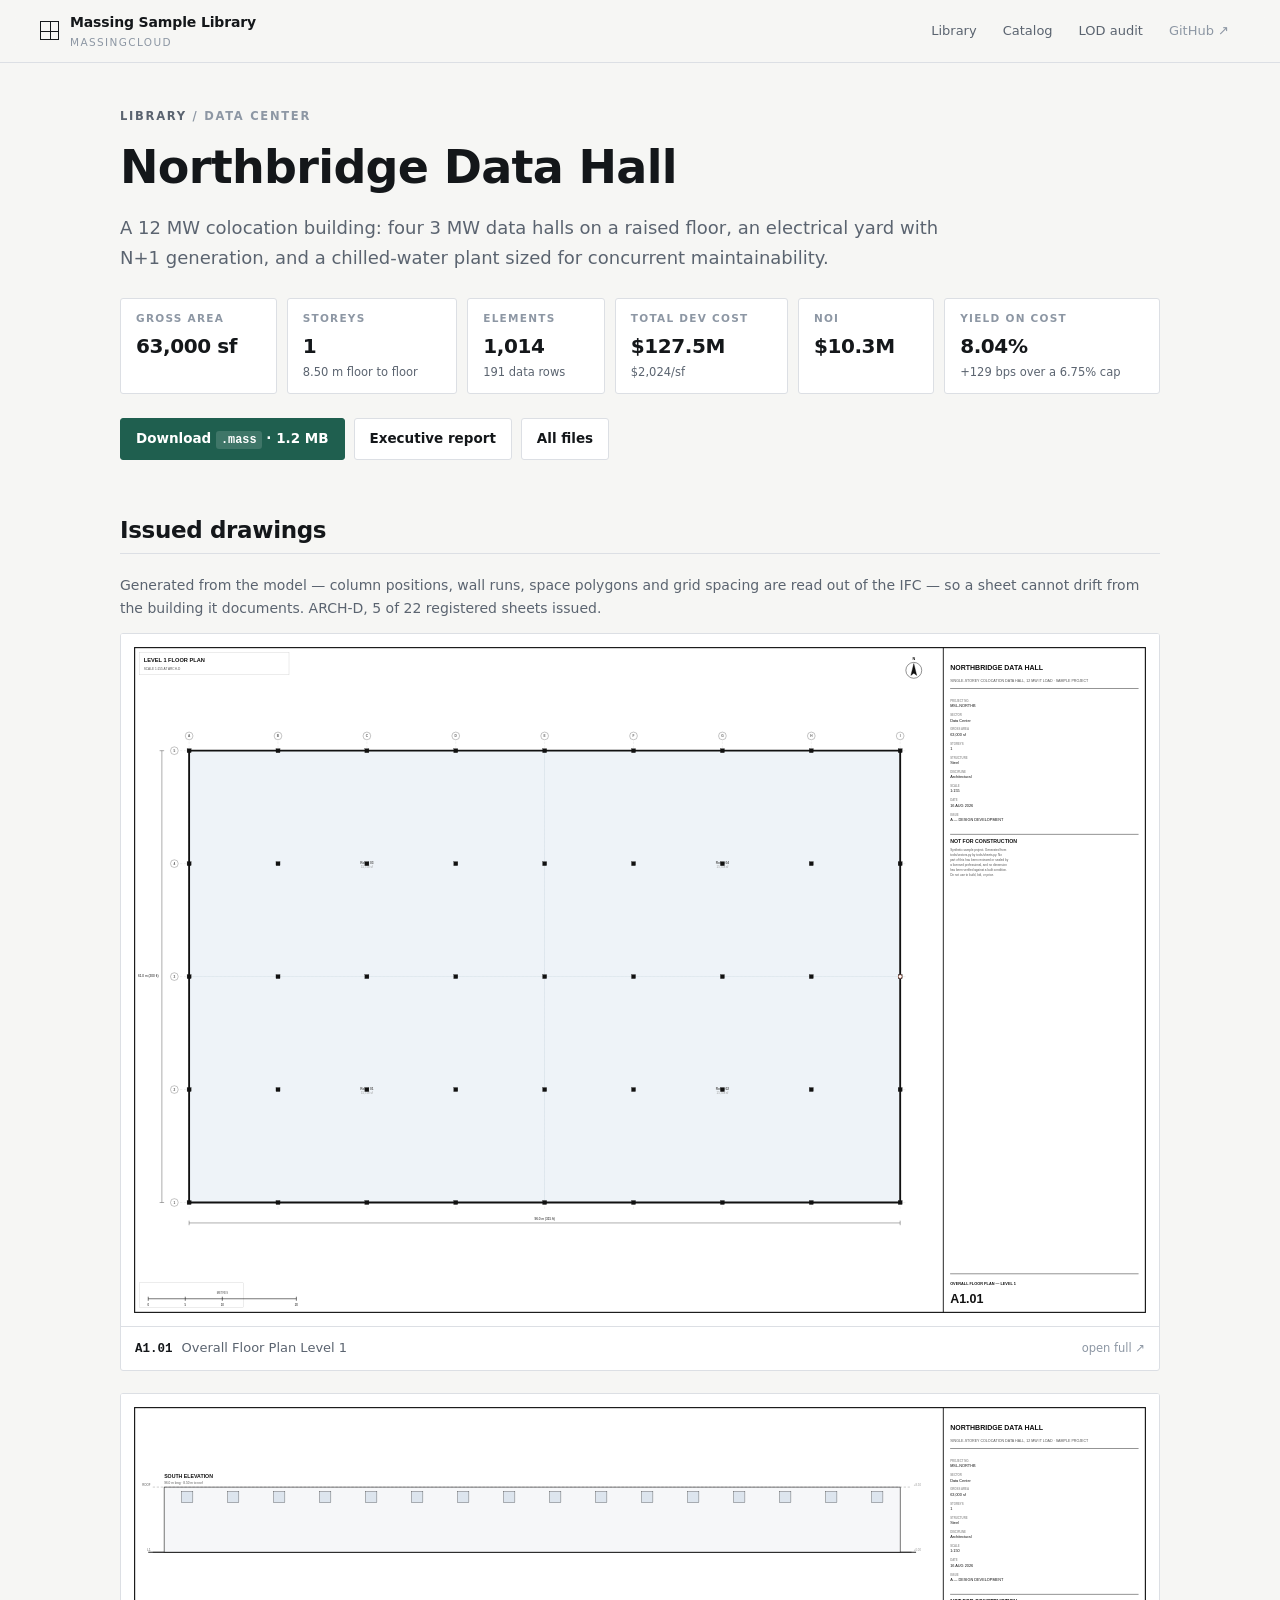
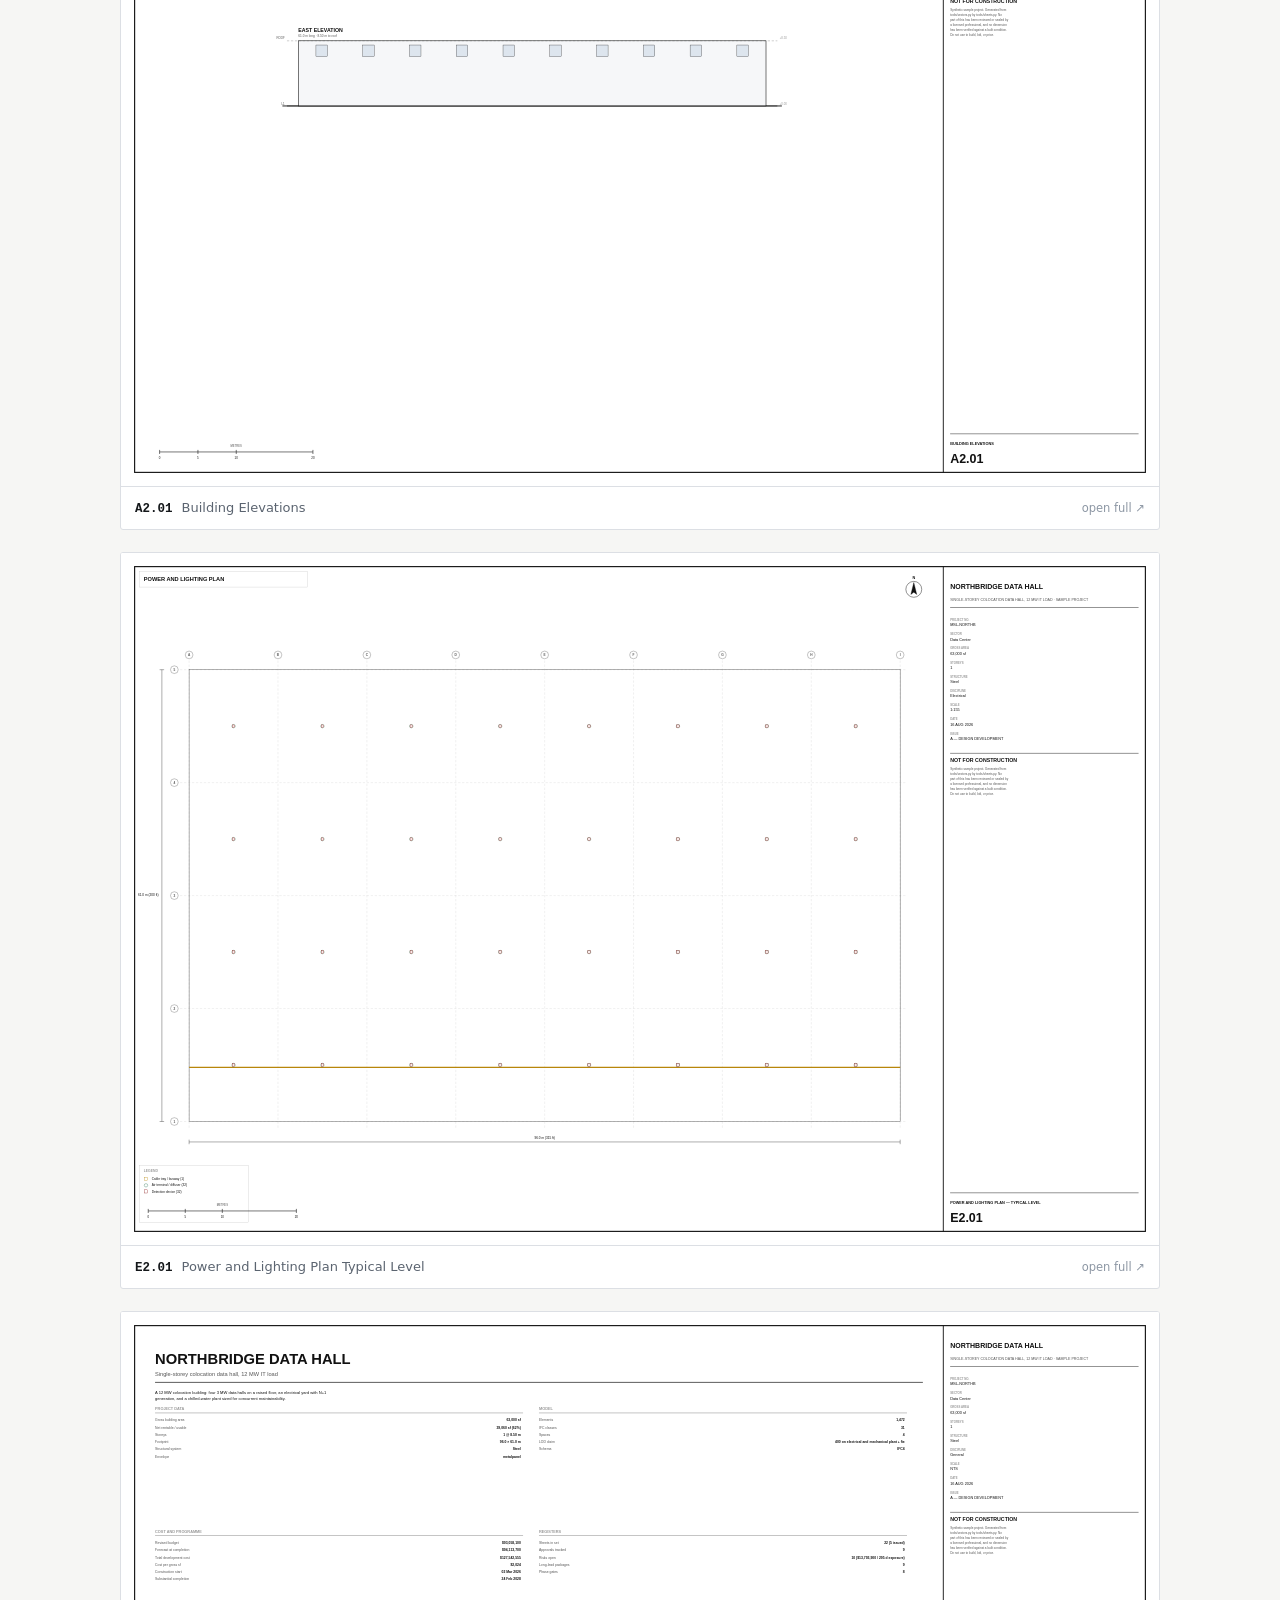
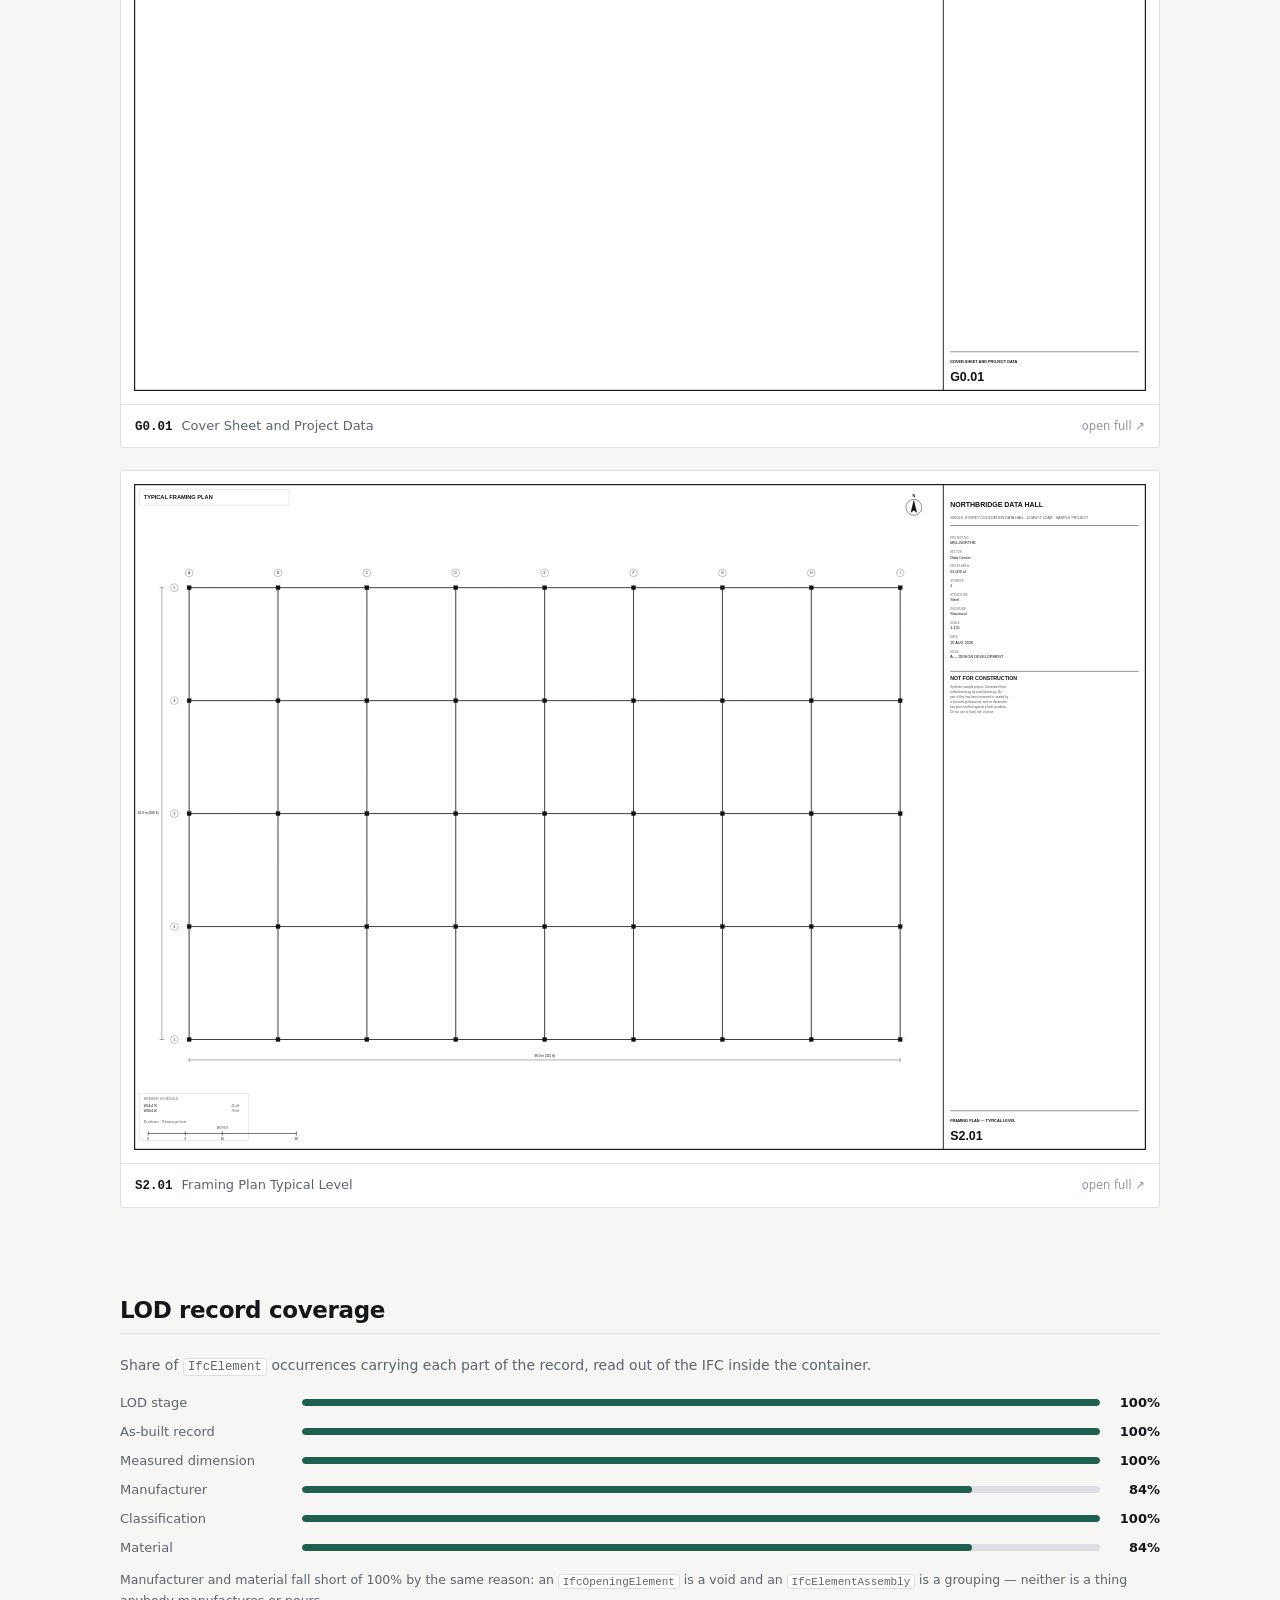
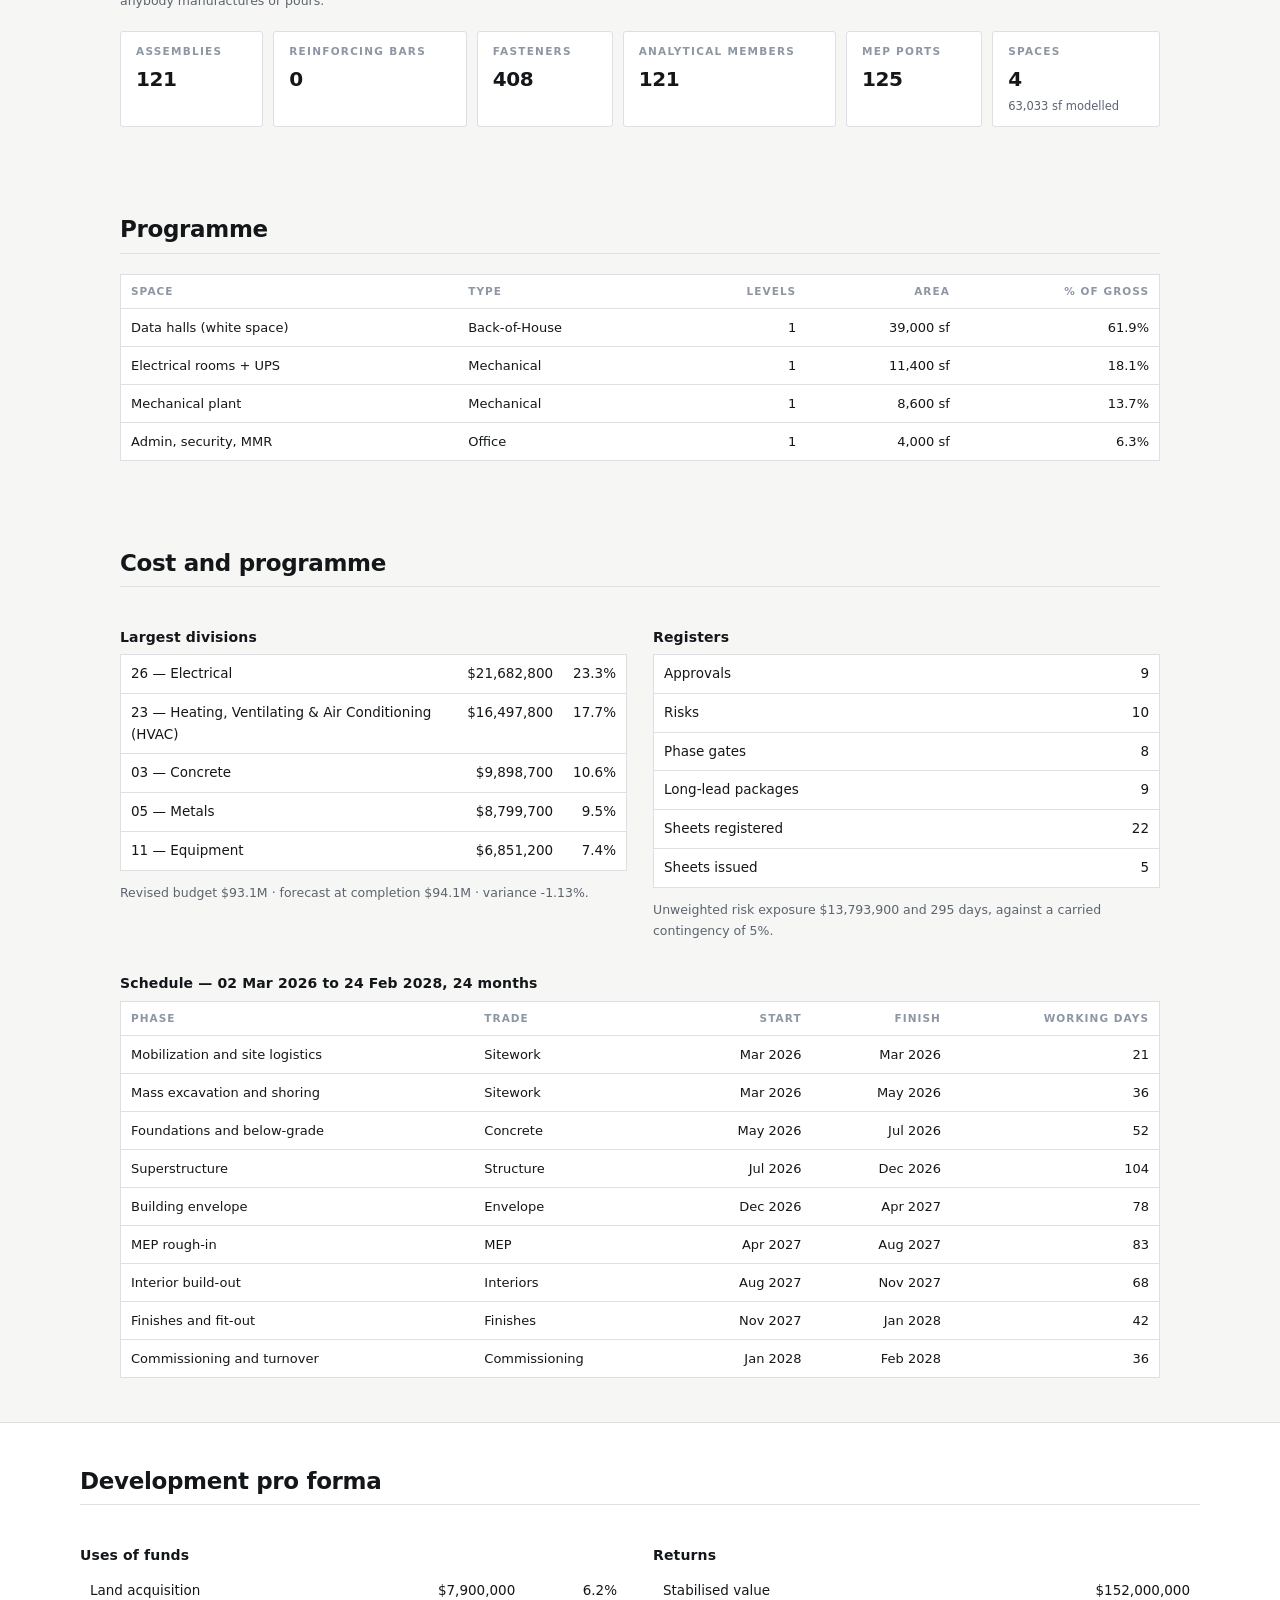
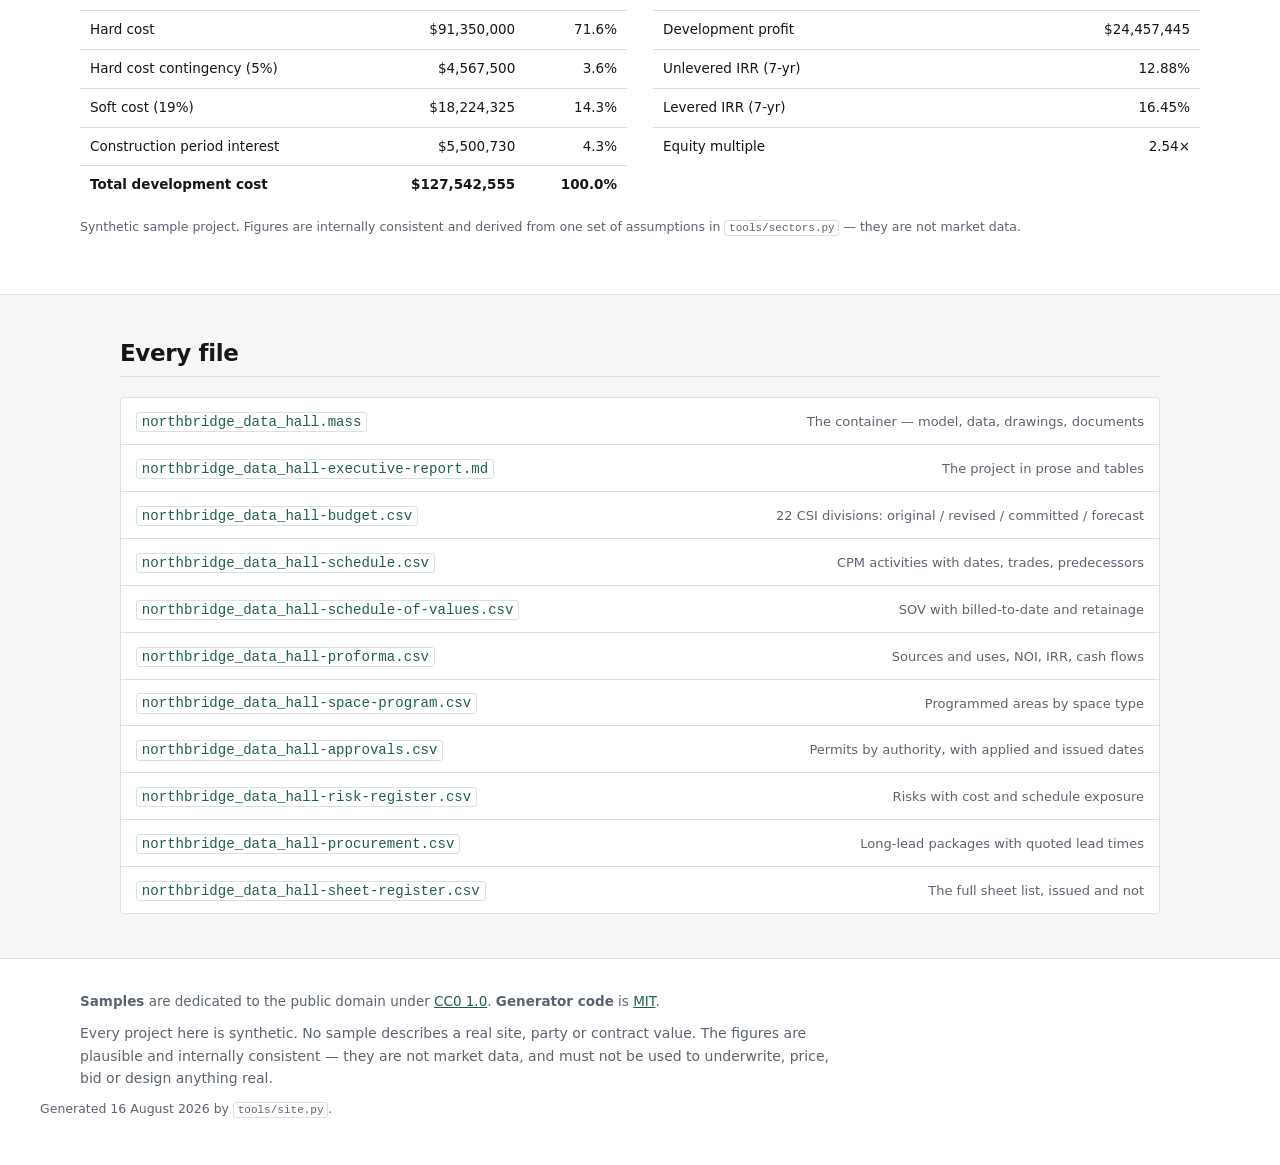
<file: docs/northbridge_data_hall.html>
<!doctype html>
<html lang="en">
<head>
<meta charset="utf-8">
<meta name="viewport" content="width=device-width,initial-scale=1">
<title>Northbridge Data Hall — Massing Sample Library</title>
<meta name="description" content="A 12 MW colocation building: four 3 MW data halls on a raised floor, an electrical yard with N+1 generation, and a chilled-water plant sized for concurrent maintainability.">
<link rel="stylesheet" href="style.css">
<link rel="icon" href="data:image/svg+xml,%3Csvg%20xmlns='http://www.w3.org/2000/svg'%20viewBox='0%200%2016%2016'%3E%3Crect%20width='16'%20height='16'%20fill='%2312161a'/%3E%3Crect%20x='3'%20y='3'%20width='10'%20height='10'%20fill='none'%20stroke='%23e8eaed'%20stroke-width='1'/%3E%3Cline%20x1='3'%20y1='8'%20x2='13'%20y2='8'%20stroke='%23e8eaed'%20stroke-width='.7'/%3E%3Cline%20x1='8'%20y1='3'%20x2='8'%20y2='13'%20stroke='%23e8eaed'%20stroke-width='.7'/%3E%3C/svg%3E">
</head>
<body>
<header class="top">
  <a class="brand" href="index.html">
    <span class="mark"></span>
    <span><b>Massing Sample Library</b><em>MassingCloud</em></span>
  </a>
  <nav><a href="index.html">Library</a><a href="catalog.html">Catalog</a><a href="lod-audit.html">LOD audit</a><a class="ghost" href="https://github.com/MassingCloud/masslibrary">GitHub &#8599;</a></nav>
</header>

<section class="wrap head">
  <p class="eyebrow"><a href="index.html">Library</a> / Data Center</p>
  <h1>Northbridge Data Hall</h1>
  <p class="lede">A 12 MW colocation building: four 3 MW data halls on a raised floor, an electrical yard with N+1 generation, and a chilled-water plant sized for concurrent maintainability.</p>
  <div class="counts"><div class="stat"><span class="k">Gross area</span><span class="v">63,000 sf</span></div><div class="stat"><span class="k">Storeys</span><span class="v">1</span><span class="note">8.50 m floor to floor</span></div><div class="stat"><span class="k">Elements</span><span class="v">1,014</span><span class="note">191 data rows</span></div><div class="stat"><span class="k">Total dev cost</span><span class="v">$127.5M</span><span class="note">$2,024/sf</span></div><div class="stat"><span class="k">NOI</span><span class="v">$10.3M</span></div><div class="stat"><span class="k">Yield on cost</span><span class="v">8.04%</span><span class="note">+129 bps over a 6.75% cap</span></div></div>
  <p class="dlbar">
    <a class="btn" href="https://raw.githubusercontent.com/MassingCloud/masslibrary/main/samples/data-center/northbridge_data_hall.mass">Download <code>.mass</code>
      &middot; 1.2 MB</a>
    <a class="btn ghost" href="https://github.com/MassingCloud/masslibrary/blob/main/samples/data-center/northbridge_data_hall-executive-report.md">Executive report</a>
    <a class="btn ghost" href="https://github.com/MassingCloud/masslibrary/tree/main/samples/data-center">All files</a>
  </p>
</section>

<section class="wrap">
  <h2 class="rule">Issued drawings</h2>
  <p class="muted">Generated from the model — column positions, wall runs, space polygons and grid
    spacing are read out of the IFC — so a sheet cannot drift from the building it documents.
    ARCH-D, 5 of 22 registered sheets issued.</p>
  <div class="sheets"><figure class="sheet">
  <a href="sheets/northbridge_data_hall/A1.01_Overall_Floor_Plan_Level_1.svg" target="_blank" rel="noopener">
    <img src="sheets/northbridge_data_hall/A1.01_Overall_Floor_Plan_Level_1.svg" alt="A1.01 — Overall Floor Plan Level 1">
  </a>
  <figcaption><b>A1.01</b> Overall Floor Plan Level 1<span>open full &#8599;</span></figcaption>
</figure><figure class="sheet">
  <a href="sheets/northbridge_data_hall/A2.01_Building_Elevations.svg" target="_blank" rel="noopener">
    <img src="sheets/northbridge_data_hall/A2.01_Building_Elevations.svg" alt="A2.01 — Building Elevations" loading="lazy">
  </a>
  <figcaption><b>A2.01</b> Building Elevations<span>open full &#8599;</span></figcaption>
</figure><figure class="sheet">
  <a href="sheets/northbridge_data_hall/E2.01_Power_and_Lighting_Plan_Typical_Level.svg" target="_blank" rel="noopener">
    <img src="sheets/northbridge_data_hall/E2.01_Power_and_Lighting_Plan_Typical_Level.svg" alt="E2.01 — Power and Lighting Plan Typical Level" loading="lazy">
  </a>
  <figcaption><b>E2.01</b> Power and Lighting Plan Typical Level<span>open full &#8599;</span></figcaption>
</figure><figure class="sheet">
  <a href="sheets/northbridge_data_hall/G0.01_Cover_Sheet_and_Project_Data.svg" target="_blank" rel="noopener">
    <img src="sheets/northbridge_data_hall/G0.01_Cover_Sheet_and_Project_Data.svg" alt="G0.01 — Cover Sheet and Project Data" loading="lazy">
  </a>
  <figcaption><b>G0.01</b> Cover Sheet and Project Data<span>open full &#8599;</span></figcaption>
</figure><figure class="sheet">
  <a href="sheets/northbridge_data_hall/S2.01_Framing_Plan_Typical_Level.svg" target="_blank" rel="noopener">
    <img src="sheets/northbridge_data_hall/S2.01_Framing_Plan_Typical_Level.svg" alt="S2.01 — Framing Plan Typical Level" loading="lazy">
  </a>
  <figcaption><b>S2.01</b> Framing Plan Typical Level<span>open full &#8599;</span></figcaption>
</figure></div>
</section>

<section class="wrap">
  <h2 class="rule">LOD record coverage</h2>
  <p class="muted">Share of <code>IfcElement</code> occurrences carrying each part of the record,
    read out of the IFC inside the container.</p>
  <div class="bars"><div class="bar"><span class="lab">LOD stage</span><span class="track"><i style="width:100%"></i></span><span class="pct">100%</span></div><div class="bar"><span class="lab">As-built record</span><span class="track"><i style="width:100%"></i></span><span class="pct">100%</span></div><div class="bar"><span class="lab">Measured dimension</span><span class="track"><i style="width:100%"></i></span><span class="pct">100%</span></div><div class="bar"><span class="lab">Manufacturer</span><span class="track"><i style="width:84%"></i></span><span class="pct">84%</span></div><div class="bar"><span class="lab">Classification</span><span class="track"><i style="width:100%"></i></span><span class="pct">100%</span></div><div class="bar"><span class="lab">Material</span><span class="track"><i style="width:84%"></i></span><span class="pct">84%</span></div></div>
  <p class="muted small">Manufacturer and material fall short of 100% by the same reason: an
    <code>IfcOpeningElement</code> is a void and an <code>IfcElementAssembly</code> is a grouping —
    neither is a thing anybody manufactures or pours.</p>
  <div class="fab">
    <div class="stat"><span class="k">Assemblies</span><span class="v">121</span></div>
    <div class="stat"><span class="k">Reinforcing bars</span><span class="v">0</span></div>
    <div class="stat"><span class="k">Fasteners</span><span class="v">408</span></div>
    <div class="stat"><span class="k">Analytical members</span><span class="v">121</span></div>
    <div class="stat"><span class="k">MEP ports</span><span class="v">125</span></div>
    <div class="stat"><span class="k">Spaces</span><span class="v">4</span><span class="note">63,033 sf modelled</span></div>
  </div>
</section>

<section class="wrap">
  <h2 class="rule">Programme</h2>
  <table class="data wide">
    <thead><tr><th>Space</th><th>Type</th><th class=n>Levels</th><th class=n>Area</th>
      <th class=n>% of gross</th></tr></thead>
    <tbody><tr><td>Data halls (white space)</td><td>Back-of-House</td><td class=n>1</td><td class=n>39,000 sf</td><td class=n>61.9%</td></tr><tr><td>Electrical rooms + UPS</td><td>Mechanical</td><td class=n>1</td><td class=n>11,400 sf</td><td class=n>18.1%</td></tr><tr><td>Mechanical plant</td><td>Mechanical</td><td class=n>1</td><td class=n>8,600 sf</td><td class=n>13.7%</td></tr><tr><td>Admin, security, MMR</td><td>Office</td><td class=n>1</td><td class=n>4,000 sf</td><td class=n>6.3%</td></tr></tbody>
  </table>
</section>

<section class="wrap">
  <h2 class="rule">Cost and programme</h2>
  <div class="cols">
    <div>
      <h4>Largest divisions</h4>
      <table class="data"><tbody><tr><td>26 — Electrical</td><td class=n>$21,682,800</td><td class=n>23.3%</td></tr><tr><td>23 — Heating, Ventilating &amp; Air Conditioning (HVAC)</td><td class=n>$16,497,800</td><td class=n>17.7%</td></tr><tr><td>03 — Concrete</td><td class=n>$9,898,700</td><td class=n>10.6%</td></tr><tr><td>05 — Metals</td><td class=n>$8,799,700</td><td class=n>9.5%</td></tr><tr><td>11 — Equipment</td><td class=n>$6,851,200</td><td class=n>7.4%</td></tr></tbody></table>
      <p class="muted small">Revised budget $93.1M &middot; forecast at completion
        $94.1M &middot; variance
        -1.13%.</p>
    </div>
    <div>
      <h4>Registers</h4>
      <table class="data"><tbody><tr><td>Approvals</td><td class=n>9</td></tr><tr><td>Risks</td><td class=n>10</td></tr><tr><td>Phase gates</td><td class=n>8</td></tr><tr><td>Long-lead packages</td><td class=n>9</td></tr><tr><td>Sheets registered</td><td class=n>22</td></tr><tr><td>Sheets issued</td><td class=n>5</td></tr></tbody></table>
      <p class="muted small">Unweighted risk exposure $13,793,900 and 295 days, against a
        carried contingency of 5%.</p>
    </div>
  </div>
  <h4>Schedule — 02 Mar 2026 to 24 Feb 2028, 24 months</h4>
  <table class="data wide">
    <thead><tr><th>Phase</th><th>Trade</th><th class=n>Start</th><th class=n>Finish</th>
      <th class=n>Working days</th></tr></thead>
    <tbody><tr><td>Mobilization and site logistics</td><td>Sitework</td><td class=n>Mar 2026</td><td class=n>Mar 2026</td><td class=n>21</td></tr><tr><td>Mass excavation and shoring</td><td>Sitework</td><td class=n>Mar 2026</td><td class=n>May 2026</td><td class=n>36</td></tr><tr><td>Foundations and below-grade</td><td>Concrete</td><td class=n>May 2026</td><td class=n>Jul 2026</td><td class=n>52</td></tr><tr><td>Superstructure</td><td>Structure</td><td class=n>Jul 2026</td><td class=n>Dec 2026</td><td class=n>104</td></tr><tr><td>Building envelope</td><td>Envelope</td><td class=n>Dec 2026</td><td class=n>Apr 2027</td><td class=n>78</td></tr><tr><td>MEP rough-in</td><td>MEP</td><td class=n>Apr 2027</td><td class=n>Aug 2027</td><td class=n>83</td></tr><tr><td>Interior build-out</td><td>Interiors</td><td class=n>Aug 2027</td><td class=n>Nov 2027</td><td class=n>68</td></tr><tr><td>Finishes and fit-out</td><td>Finishes</td><td class=n>Nov 2027</td><td class=n>Jan 2028</td><td class=n>42</td></tr><tr><td>Commissioning and turnover</td><td>Commissioning</td><td class=n>Jan 2028</td><td class=n>Feb 2028</td><td class=n>36</td></tr></tbody>
  </table>
</section>

<section class="wrap band">
  <h2 class="rule">Development pro forma</h2>
  <div class="cols">
    <div>
      <h4>Uses of funds</h4>
      <table class="data"><tbody><tr><td>Land acquisition</td><td class=n>$7,900,000</td><td class=n>6.2%</td></tr><tr><td>Hard cost</td><td class=n>$91,350,000</td><td class=n>71.6%</td></tr><tr><td>Hard cost contingency (5%)</td><td class=n>$4,567,500</td><td class=n>3.6%</td></tr><tr><td>Soft cost (19%)</td><td class=n>$18,224,325</td><td class=n>14.3%</td></tr><tr><td>Construction period interest</td><td class=n>$5,500,730</td><td class=n>4.3%</td></tr>
        <tr class="tot"><td>Total development cost</td>
          <td class=n>$127,542,555</td><td class=n>100.0%</td></tr></tbody></table>
    </div>
    <div>
      <h4>Returns</h4>
      <table class="data">
<tr><td>Stabilised value</td><td class=n>$152,000,000</td></tr>
<tr><td>Development profit</td><td class=n>$24,457,445</td></tr>
<tr><td>Unlevered IRR (7-yr)</td><td class=n>12.88%</td></tr>
<tr><td>Levered IRR (7-yr)</td><td class=n>16.45%</td></tr>
<tr><td>Equity multiple</td><td class=n>2.54&times;</td></tr>
</table>
    </div>
  </div>
  <p class="muted small">Synthetic sample project. Figures are internally consistent and derived
    from one set of assumptions in <code>tools/sectors.py</code> — they are not market data.</p>
</section>

<section class="wrap">
  <h2 class="rule">Every file</h2>
  <ul class="files"><li><a href="https://raw.githubusercontent.com/MassingCloud/masslibrary/main/samples/data-center/northbridge_data_hall.mass"><code>northbridge_data_hall.mass</code></a><span>The container — model, data, drawings, documents</span></li><li><a href="https://raw.githubusercontent.com/MassingCloud/masslibrary/main/samples/data-center/northbridge_data_hall-executive-report.md"><code>northbridge_data_hall-executive-report.md</code></a><span>The project in prose and tables</span></li><li><a href="https://raw.githubusercontent.com/MassingCloud/masslibrary/main/samples/data-center/northbridge_data_hall-budget.csv"><code>northbridge_data_hall-budget.csv</code></a><span>22 CSI divisions: original / revised / committed / forecast</span></li><li><a href="https://raw.githubusercontent.com/MassingCloud/masslibrary/main/samples/data-center/northbridge_data_hall-schedule.csv"><code>northbridge_data_hall-schedule.csv</code></a><span>CPM activities with dates, trades, predecessors</span></li><li><a href="https://raw.githubusercontent.com/MassingCloud/masslibrary/main/samples/data-center/northbridge_data_hall-schedule-of-values.csv"><code>northbridge_data_hall-schedule-of-values.csv</code></a><span>SOV with billed-to-date and retainage</span></li><li><a href="https://raw.githubusercontent.com/MassingCloud/masslibrary/main/samples/data-center/northbridge_data_hall-proforma.csv"><code>northbridge_data_hall-proforma.csv</code></a><span>Sources and uses, NOI, IRR, cash flows</span></li><li><a href="https://raw.githubusercontent.com/MassingCloud/masslibrary/main/samples/data-center/northbridge_data_hall-space-program.csv"><code>northbridge_data_hall-space-program.csv</code></a><span>Programmed areas by space type</span></li><li><a href="https://raw.githubusercontent.com/MassingCloud/masslibrary/main/samples/data-center/northbridge_data_hall-approvals.csv"><code>northbridge_data_hall-approvals.csv</code></a><span>Permits by authority, with applied and issued dates</span></li><li><a href="https://raw.githubusercontent.com/MassingCloud/masslibrary/main/samples/data-center/northbridge_data_hall-risk-register.csv"><code>northbridge_data_hall-risk-register.csv</code></a><span>Risks with cost and schedule exposure</span></li><li><a href="https://raw.githubusercontent.com/MassingCloud/masslibrary/main/samples/data-center/northbridge_data_hall-procurement.csv"><code>northbridge_data_hall-procurement.csv</code></a><span>Long-lead packages with quoted lead times</span></li><li><a href="https://raw.githubusercontent.com/MassingCloud/masslibrary/main/samples/data-center/northbridge_data_hall-sheet-register.csv"><code>northbridge_data_hall-sheet-register.csv</code></a><span>The full sheet list, issued and not</span></li></ul>
</section>

<footer>
  <div>
    <p><b>Samples</b> are dedicated to the public domain under
      <a href="https://github.com/MassingCloud/masslibrary/blob/main/LICENSE-SAMPLES">CC0 1.0</a>.
      <b>Generator code</b> is <a href="https://github.com/MassingCloud/masslibrary/blob/main/LICENSE">MIT</a>.</p>
    <p class="muted">Every project here is synthetic. No sample describes a real site, party or
      contract value. The figures are plausible and internally consistent — they are not market
      data, and must not be used to underwrite, price, bid or design anything real.</p>
  </div>
  <p class="muted small">Generated 16 August 2026 by <code>tools/site.py</code>.</p>
</footer>
</body>
</html>
</file>
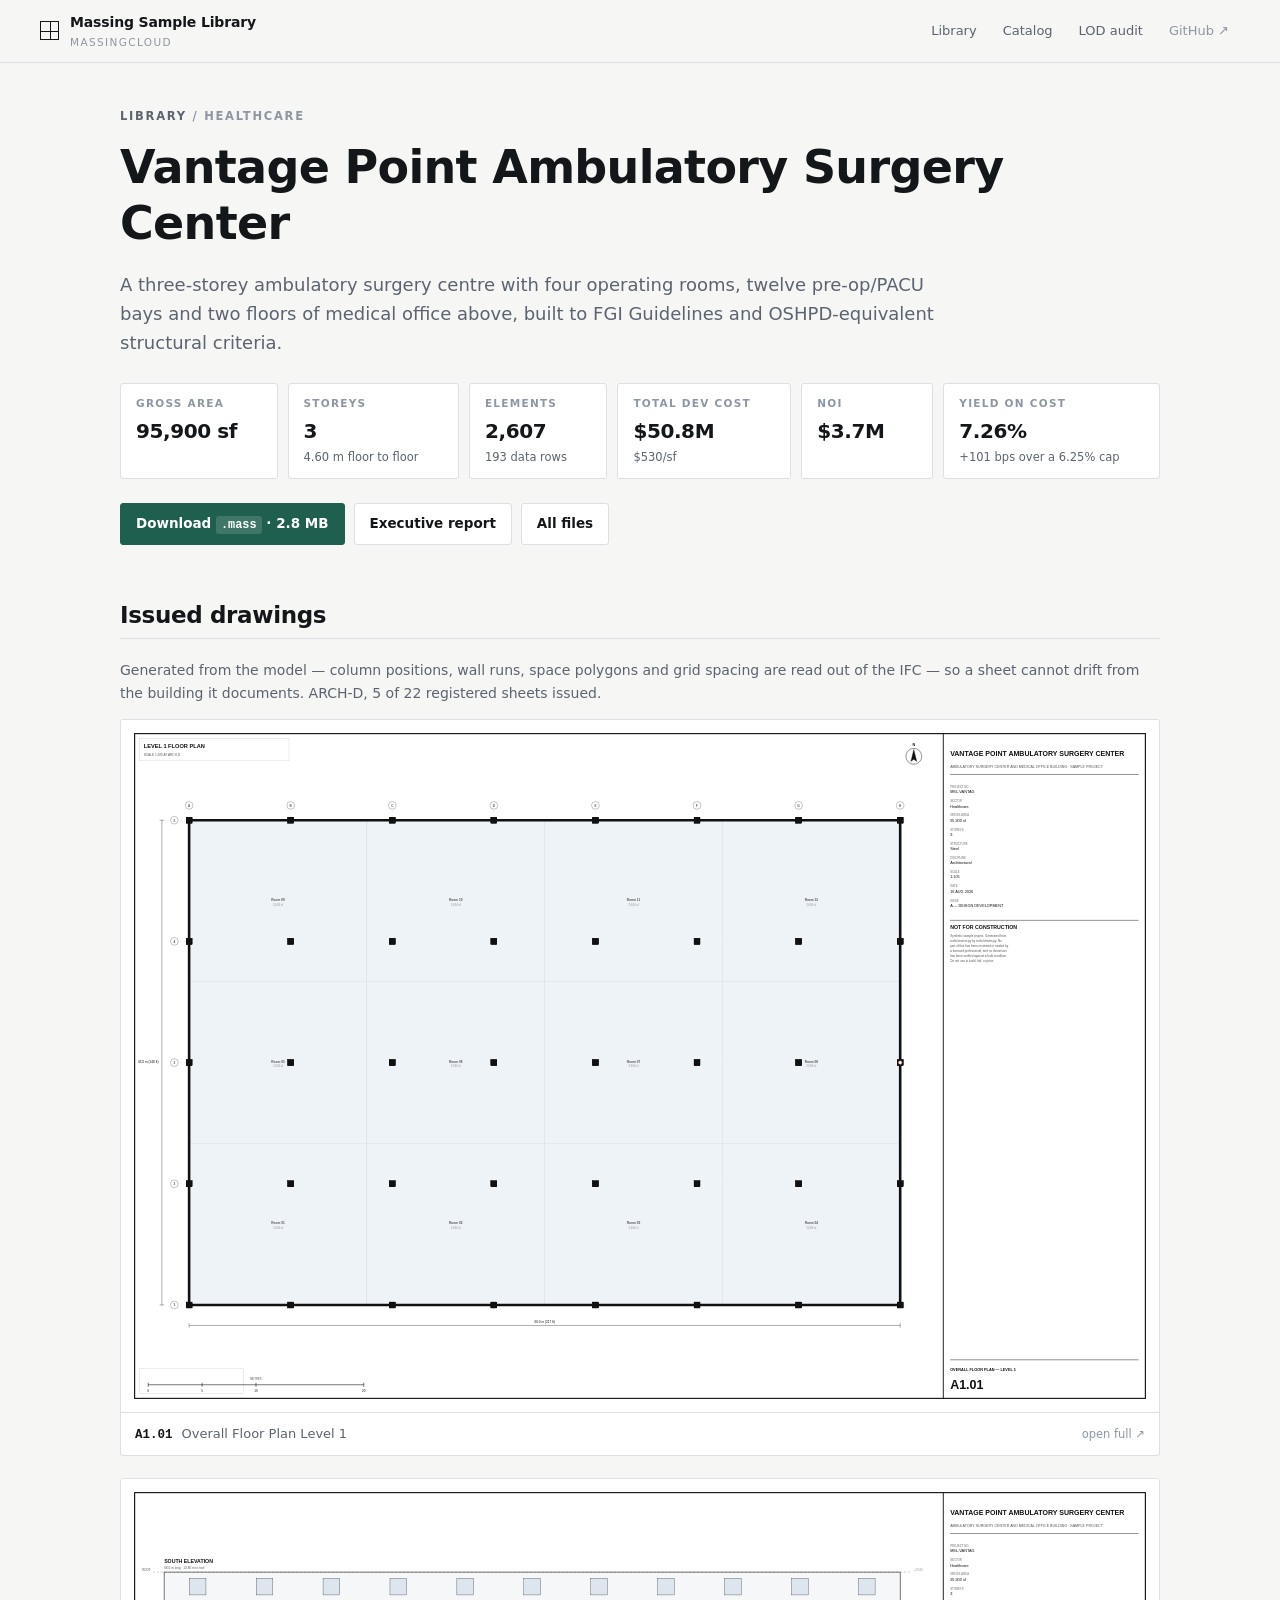
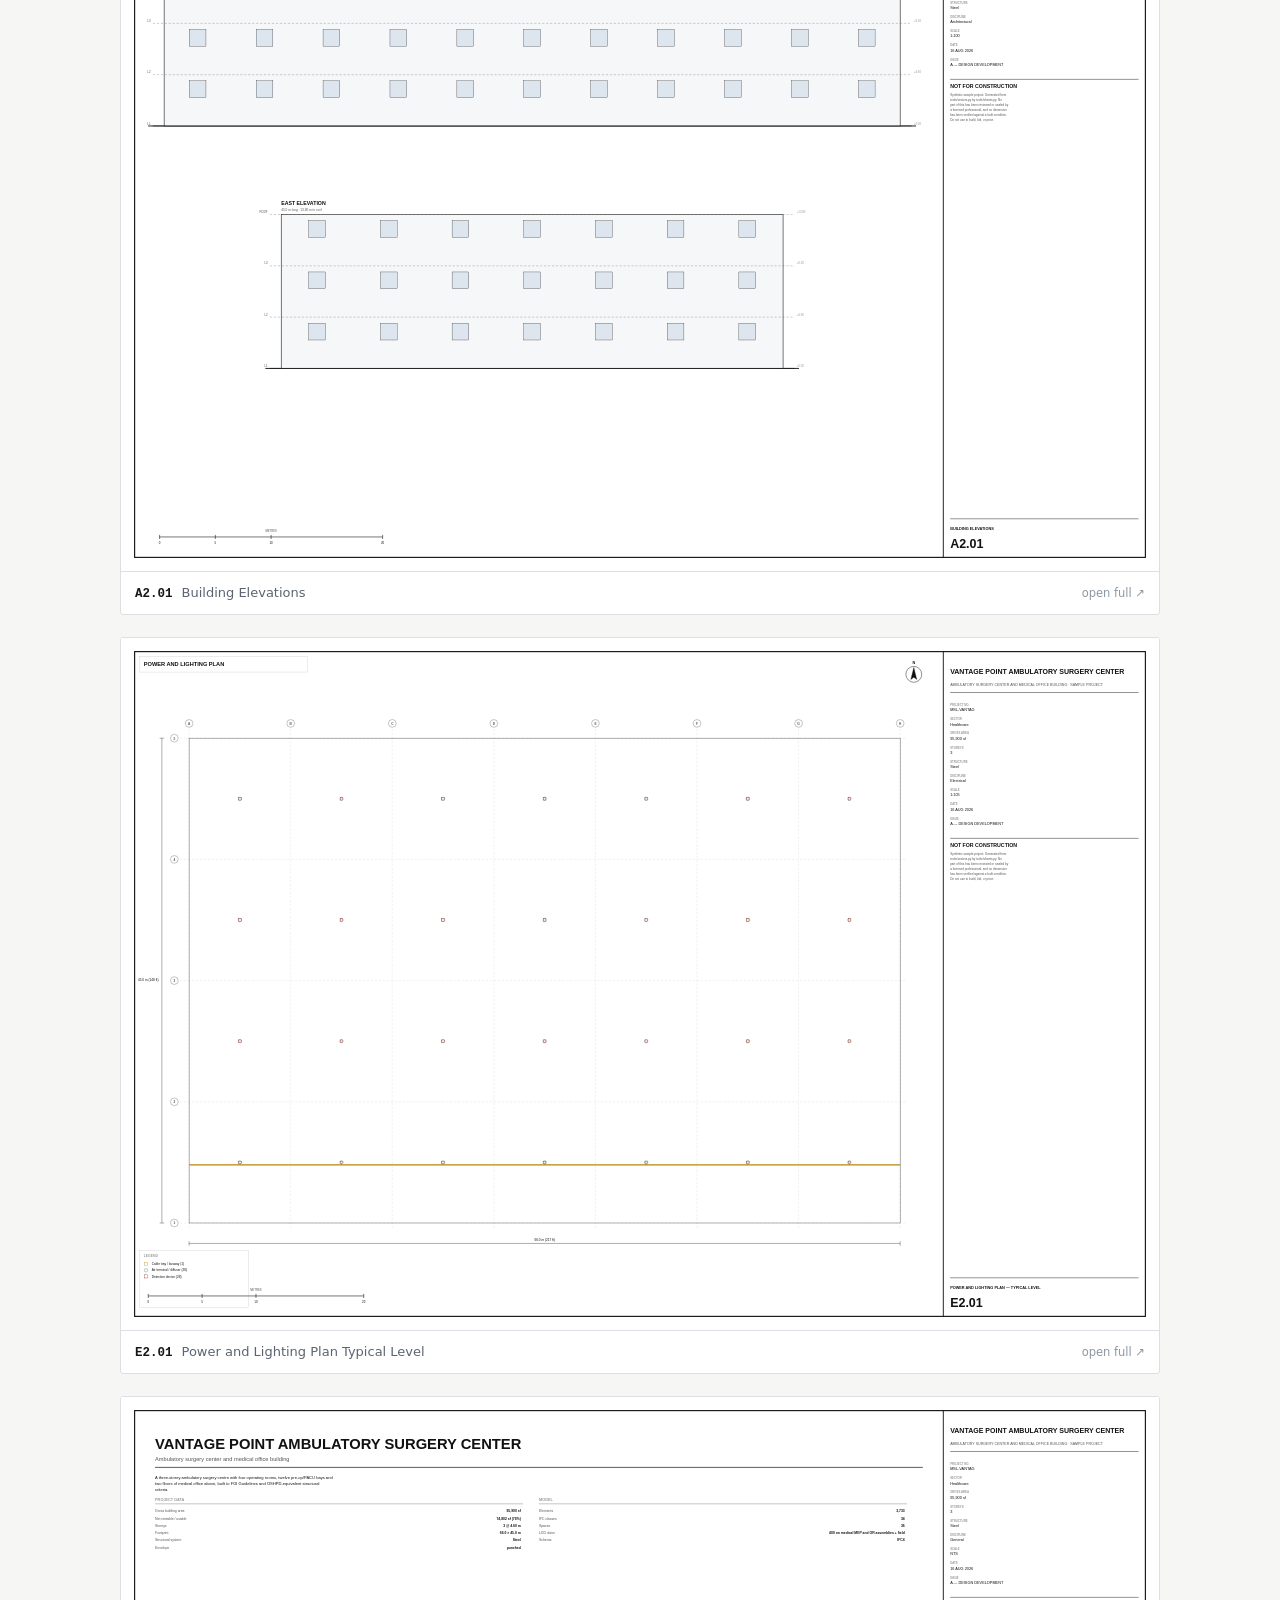
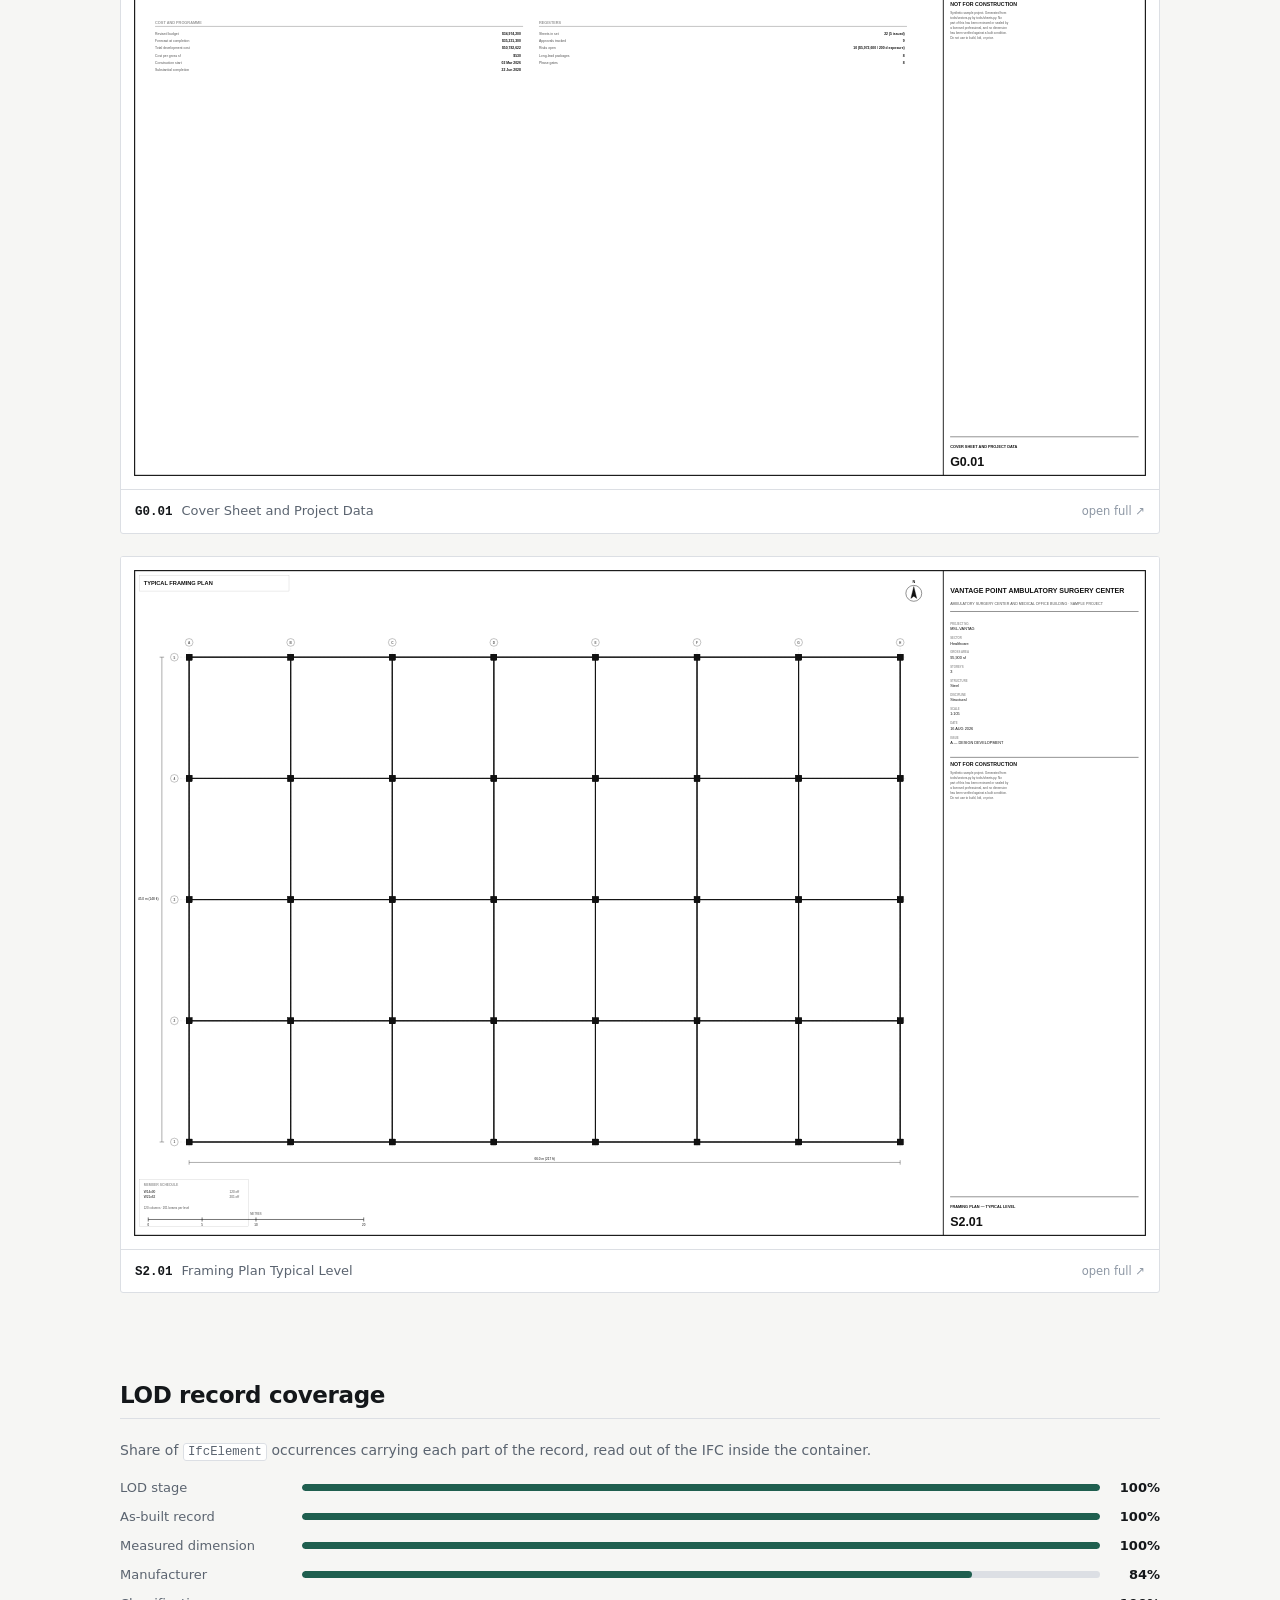
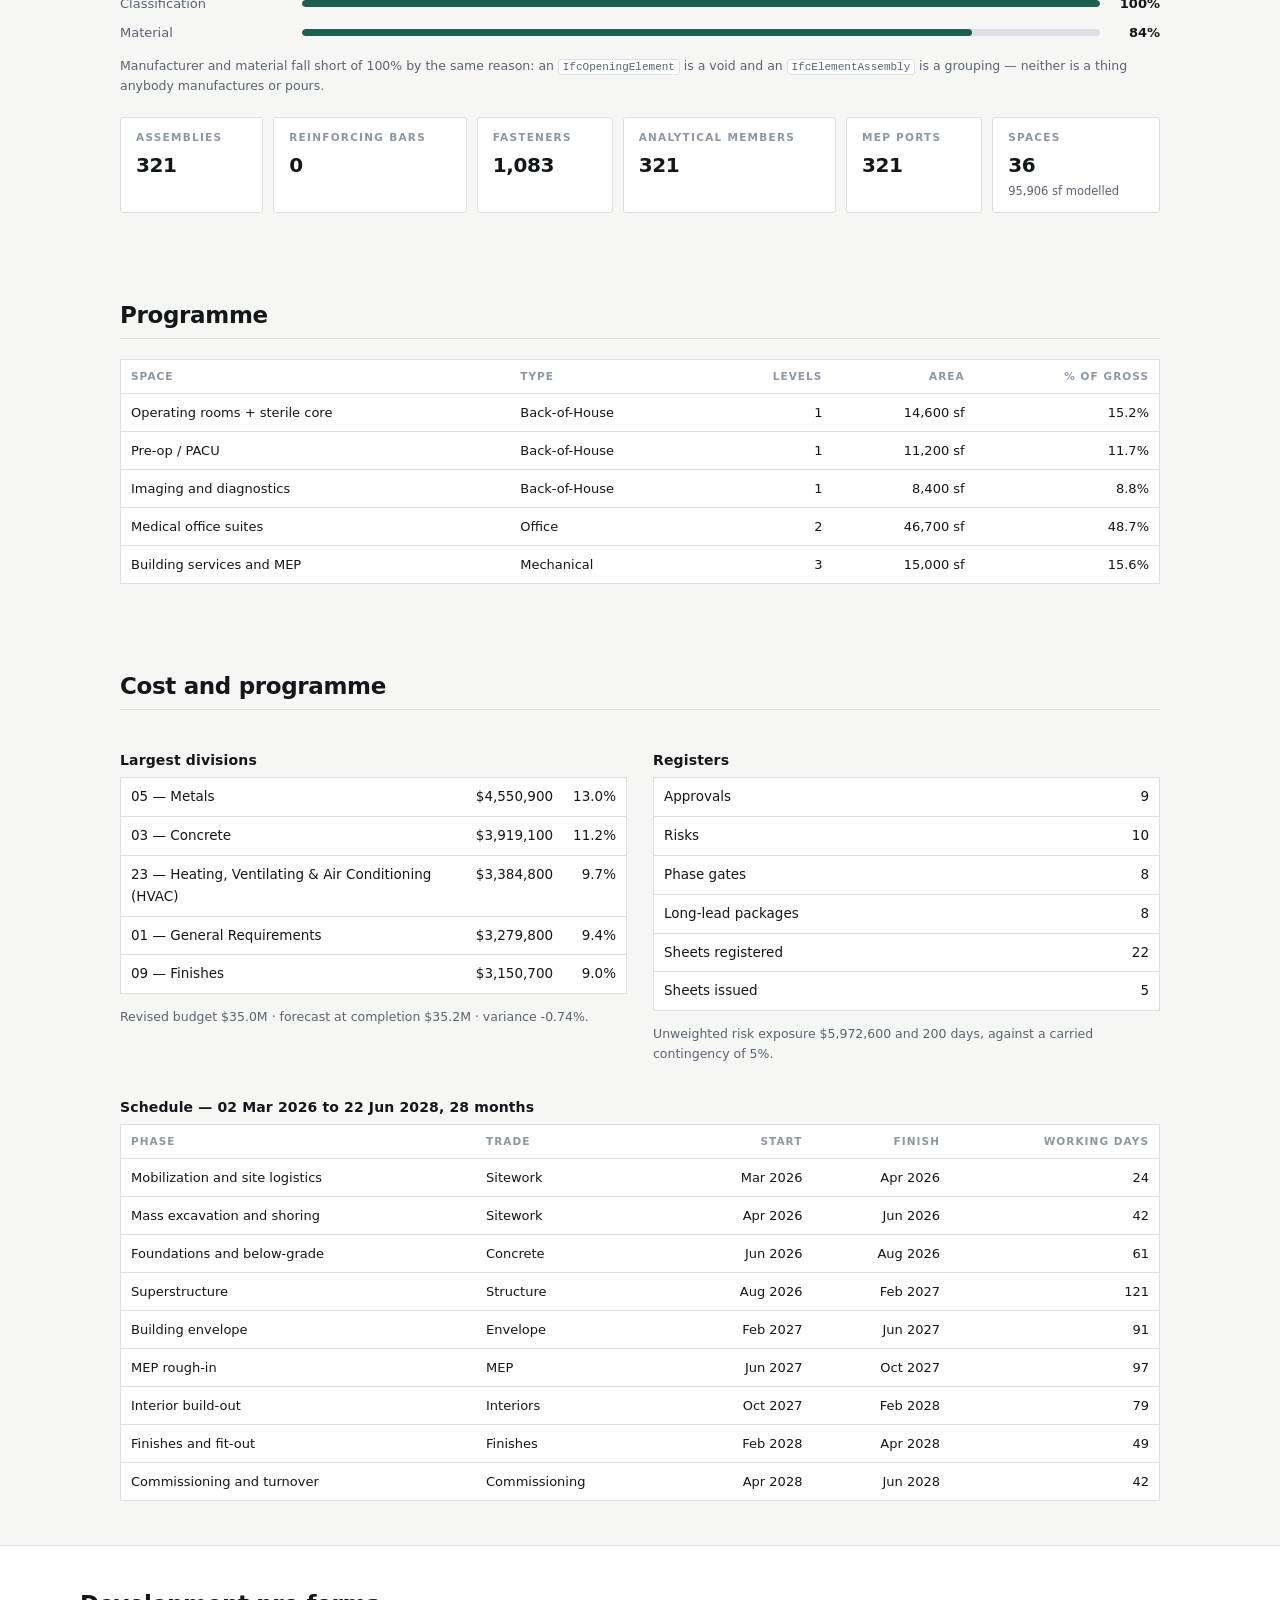
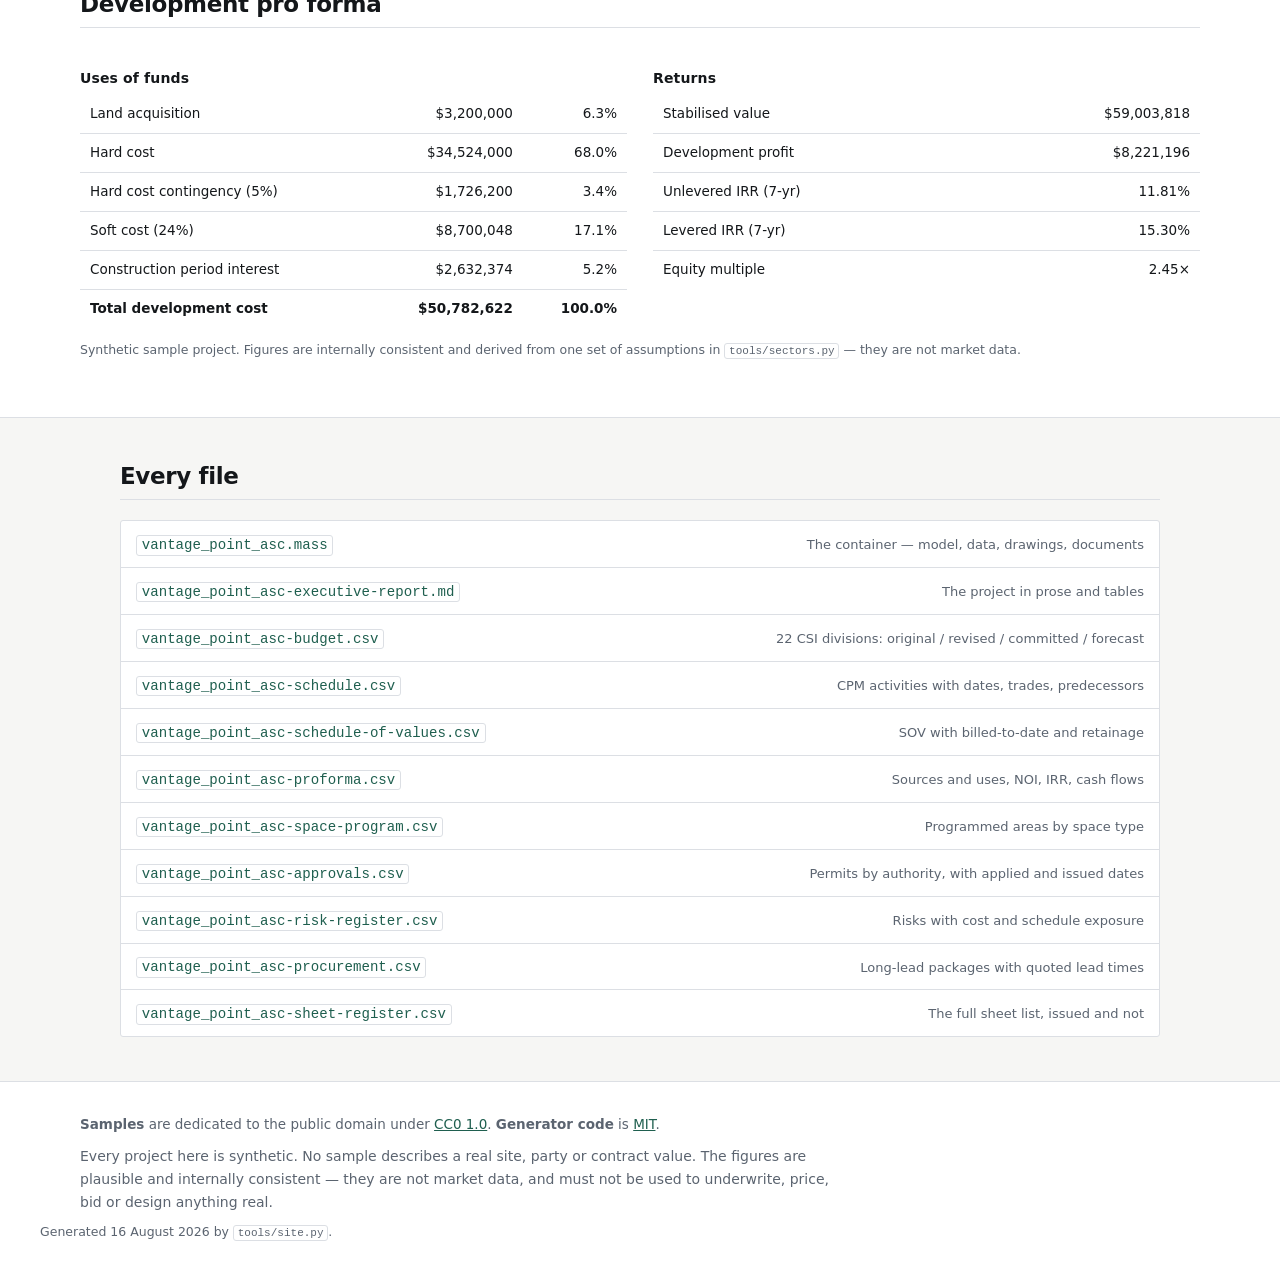
<file: docs/vantage_point_asc.html>
<!doctype html>
<html lang="en">
<head>
<meta charset="utf-8">
<meta name="viewport" content="width=device-width,initial-scale=1">
<title>Vantage Point Ambulatory Surgery Center — Massing Sample Library</title>
<meta name="description" content="A three-storey ambulatory surgery centre with four operating rooms, twelve pre-op/PACU bays and two floors of medical office above, built to FGI Guidelines and OSHPD-equivalent structural criteria.">
<link rel="stylesheet" href="style.css">
<link rel="icon" href="data:image/svg+xml,%3Csvg%20xmlns='http://www.w3.org/2000/svg'%20viewBox='0%200%2016%2016'%3E%3Crect%20width='16'%20height='16'%20fill='%2312161a'/%3E%3Crect%20x='3'%20y='3'%20width='10'%20height='10'%20fill='none'%20stroke='%23e8eaed'%20stroke-width='1'/%3E%3Cline%20x1='3'%20y1='8'%20x2='13'%20y2='8'%20stroke='%23e8eaed'%20stroke-width='.7'/%3E%3Cline%20x1='8'%20y1='3'%20x2='8'%20y2='13'%20stroke='%23e8eaed'%20stroke-width='.7'/%3E%3C/svg%3E">
</head>
<body>
<header class="top">
  <a class="brand" href="index.html">
    <span class="mark"></span>
    <span><b>Massing Sample Library</b><em>MassingCloud</em></span>
  </a>
  <nav><a href="index.html">Library</a><a href="catalog.html">Catalog</a><a href="lod-audit.html">LOD audit</a><a class="ghost" href="https://github.com/MassingCloud/masslibrary">GitHub &#8599;</a></nav>
</header>

<section class="wrap head">
  <p class="eyebrow"><a href="index.html">Library</a> / Healthcare</p>
  <h1>Vantage Point Ambulatory Surgery Center</h1>
  <p class="lede">A three-storey ambulatory surgery centre with four operating rooms, twelve pre-op/PACU bays and two floors of medical office above, built to FGI Guidelines and OSHPD-equivalent structural criteria.</p>
  <div class="counts"><div class="stat"><span class="k">Gross area</span><span class="v">95,900 sf</span></div><div class="stat"><span class="k">Storeys</span><span class="v">3</span><span class="note">4.60 m floor to floor</span></div><div class="stat"><span class="k">Elements</span><span class="v">2,607</span><span class="note">193 data rows</span></div><div class="stat"><span class="k">Total dev cost</span><span class="v">$50.8M</span><span class="note">$530/sf</span></div><div class="stat"><span class="k">NOI</span><span class="v">$3.7M</span></div><div class="stat"><span class="k">Yield on cost</span><span class="v">7.26%</span><span class="note">+101 bps over a 6.25% cap</span></div></div>
  <p class="dlbar">
    <a class="btn" href="https://raw.githubusercontent.com/MassingCloud/masslibrary/main/samples/healthcare/vantage_point_asc.mass">Download <code>.mass</code>
      &middot; 2.8 MB</a>
    <a class="btn ghost" href="https://github.com/MassingCloud/masslibrary/blob/main/samples/healthcare/vantage_point_asc-executive-report.md">Executive report</a>
    <a class="btn ghost" href="https://github.com/MassingCloud/masslibrary/tree/main/samples/healthcare">All files</a>
  </p>
</section>

<section class="wrap">
  <h2 class="rule">Issued drawings</h2>
  <p class="muted">Generated from the model — column positions, wall runs, space polygons and grid
    spacing are read out of the IFC — so a sheet cannot drift from the building it documents.
    ARCH-D, 5 of 22 registered sheets issued.</p>
  <div class="sheets"><figure class="sheet">
  <a href="sheets/vantage_point_asc/A1.01_Overall_Floor_Plan_Level_1.svg" target="_blank" rel="noopener">
    <img src="sheets/vantage_point_asc/A1.01_Overall_Floor_Plan_Level_1.svg" alt="A1.01 — Overall Floor Plan Level 1">
  </a>
  <figcaption><b>A1.01</b> Overall Floor Plan Level 1<span>open full &#8599;</span></figcaption>
</figure><figure class="sheet">
  <a href="sheets/vantage_point_asc/A2.01_Building_Elevations.svg" target="_blank" rel="noopener">
    <img src="sheets/vantage_point_asc/A2.01_Building_Elevations.svg" alt="A2.01 — Building Elevations" loading="lazy">
  </a>
  <figcaption><b>A2.01</b> Building Elevations<span>open full &#8599;</span></figcaption>
</figure><figure class="sheet">
  <a href="sheets/vantage_point_asc/E2.01_Power_and_Lighting_Plan_Typical_Level.svg" target="_blank" rel="noopener">
    <img src="sheets/vantage_point_asc/E2.01_Power_and_Lighting_Plan_Typical_Level.svg" alt="E2.01 — Power and Lighting Plan Typical Level" loading="lazy">
  </a>
  <figcaption><b>E2.01</b> Power and Lighting Plan Typical Level<span>open full &#8599;</span></figcaption>
</figure><figure class="sheet">
  <a href="sheets/vantage_point_asc/G0.01_Cover_Sheet_and_Project_Data.svg" target="_blank" rel="noopener">
    <img src="sheets/vantage_point_asc/G0.01_Cover_Sheet_and_Project_Data.svg" alt="G0.01 — Cover Sheet and Project Data" loading="lazy">
  </a>
  <figcaption><b>G0.01</b> Cover Sheet and Project Data<span>open full &#8599;</span></figcaption>
</figure><figure class="sheet">
  <a href="sheets/vantage_point_asc/S2.01_Framing_Plan_Typical_Level.svg" target="_blank" rel="noopener">
    <img src="sheets/vantage_point_asc/S2.01_Framing_Plan_Typical_Level.svg" alt="S2.01 — Framing Plan Typical Level" loading="lazy">
  </a>
  <figcaption><b>S2.01</b> Framing Plan Typical Level<span>open full &#8599;</span></figcaption>
</figure></div>
</section>

<section class="wrap">
  <h2 class="rule">LOD record coverage</h2>
  <p class="muted">Share of <code>IfcElement</code> occurrences carrying each part of the record,
    read out of the IFC inside the container.</p>
  <div class="bars"><div class="bar"><span class="lab">LOD stage</span><span class="track"><i style="width:100%"></i></span><span class="pct">100%</span></div><div class="bar"><span class="lab">As-built record</span><span class="track"><i style="width:100%"></i></span><span class="pct">100%</span></div><div class="bar"><span class="lab">Measured dimension</span><span class="track"><i style="width:100%"></i></span><span class="pct">100%</span></div><div class="bar"><span class="lab">Manufacturer</span><span class="track"><i style="width:84%"></i></span><span class="pct">84%</span></div><div class="bar"><span class="lab">Classification</span><span class="track"><i style="width:100%"></i></span><span class="pct">100%</span></div><div class="bar"><span class="lab">Material</span><span class="track"><i style="width:84%"></i></span><span class="pct">84%</span></div></div>
  <p class="muted small">Manufacturer and material fall short of 100% by the same reason: an
    <code>IfcOpeningElement</code> is a void and an <code>IfcElementAssembly</code> is a grouping —
    neither is a thing anybody manufactures or pours.</p>
  <div class="fab">
    <div class="stat"><span class="k">Assemblies</span><span class="v">321</span></div>
    <div class="stat"><span class="k">Reinforcing bars</span><span class="v">0</span></div>
    <div class="stat"><span class="k">Fasteners</span><span class="v">1,083</span></div>
    <div class="stat"><span class="k">Analytical members</span><span class="v">321</span></div>
    <div class="stat"><span class="k">MEP ports</span><span class="v">321</span></div>
    <div class="stat"><span class="k">Spaces</span><span class="v">36</span><span class="note">95,906 sf modelled</span></div>
  </div>
</section>

<section class="wrap">
  <h2 class="rule">Programme</h2>
  <table class="data wide">
    <thead><tr><th>Space</th><th>Type</th><th class=n>Levels</th><th class=n>Area</th>
      <th class=n>% of gross</th></tr></thead>
    <tbody><tr><td>Operating rooms + sterile core</td><td>Back-of-House</td><td class=n>1</td><td class=n>14,600 sf</td><td class=n>15.2%</td></tr><tr><td>Pre-op / PACU</td><td>Back-of-House</td><td class=n>1</td><td class=n>11,200 sf</td><td class=n>11.7%</td></tr><tr><td>Imaging and diagnostics</td><td>Back-of-House</td><td class=n>1</td><td class=n>8,400 sf</td><td class=n>8.8%</td></tr><tr><td>Medical office suites</td><td>Office</td><td class=n>2</td><td class=n>46,700 sf</td><td class=n>48.7%</td></tr><tr><td>Building services and MEP</td><td>Mechanical</td><td class=n>3</td><td class=n>15,000 sf</td><td class=n>15.6%</td></tr></tbody>
  </table>
</section>

<section class="wrap">
  <h2 class="rule">Cost and programme</h2>
  <div class="cols">
    <div>
      <h4>Largest divisions</h4>
      <table class="data"><tbody><tr><td>05 — Metals</td><td class=n>$4,550,900</td><td class=n>13.0%</td></tr><tr><td>03 — Concrete</td><td class=n>$3,919,100</td><td class=n>11.2%</td></tr><tr><td>23 — Heating, Ventilating &amp; Air Conditioning (HVAC)</td><td class=n>$3,384,800</td><td class=n>9.7%</td></tr><tr><td>01 — General Requirements</td><td class=n>$3,279,800</td><td class=n>9.4%</td></tr><tr><td>09 — Finishes</td><td class=n>$3,150,700</td><td class=n>9.0%</td></tr></tbody></table>
      <p class="muted small">Revised budget $35.0M &middot; forecast at completion
        $35.2M &middot; variance
        -0.74%.</p>
    </div>
    <div>
      <h4>Registers</h4>
      <table class="data"><tbody><tr><td>Approvals</td><td class=n>9</td></tr><tr><td>Risks</td><td class=n>10</td></tr><tr><td>Phase gates</td><td class=n>8</td></tr><tr><td>Long-lead packages</td><td class=n>8</td></tr><tr><td>Sheets registered</td><td class=n>22</td></tr><tr><td>Sheets issued</td><td class=n>5</td></tr></tbody></table>
      <p class="muted small">Unweighted risk exposure $5,972,600 and 200 days, against a
        carried contingency of 5%.</p>
    </div>
  </div>
  <h4>Schedule — 02 Mar 2026 to 22 Jun 2028, 28 months</h4>
  <table class="data wide">
    <thead><tr><th>Phase</th><th>Trade</th><th class=n>Start</th><th class=n>Finish</th>
      <th class=n>Working days</th></tr></thead>
    <tbody><tr><td>Mobilization and site logistics</td><td>Sitework</td><td class=n>Mar 2026</td><td class=n>Apr 2026</td><td class=n>24</td></tr><tr><td>Mass excavation and shoring</td><td>Sitework</td><td class=n>Apr 2026</td><td class=n>Jun 2026</td><td class=n>42</td></tr><tr><td>Foundations and below-grade</td><td>Concrete</td><td class=n>Jun 2026</td><td class=n>Aug 2026</td><td class=n>61</td></tr><tr><td>Superstructure</td><td>Structure</td><td class=n>Aug 2026</td><td class=n>Feb 2027</td><td class=n>121</td></tr><tr><td>Building envelope</td><td>Envelope</td><td class=n>Feb 2027</td><td class=n>Jun 2027</td><td class=n>91</td></tr><tr><td>MEP rough-in</td><td>MEP</td><td class=n>Jun 2027</td><td class=n>Oct 2027</td><td class=n>97</td></tr><tr><td>Interior build-out</td><td>Interiors</td><td class=n>Oct 2027</td><td class=n>Feb 2028</td><td class=n>79</td></tr><tr><td>Finishes and fit-out</td><td>Finishes</td><td class=n>Feb 2028</td><td class=n>Apr 2028</td><td class=n>49</td></tr><tr><td>Commissioning and turnover</td><td>Commissioning</td><td class=n>Apr 2028</td><td class=n>Jun 2028</td><td class=n>42</td></tr></tbody>
  </table>
</section>

<section class="wrap band">
  <h2 class="rule">Development pro forma</h2>
  <div class="cols">
    <div>
      <h4>Uses of funds</h4>
      <table class="data"><tbody><tr><td>Land acquisition</td><td class=n>$3,200,000</td><td class=n>6.3%</td></tr><tr><td>Hard cost</td><td class=n>$34,524,000</td><td class=n>68.0%</td></tr><tr><td>Hard cost contingency (5%)</td><td class=n>$1,726,200</td><td class=n>3.4%</td></tr><tr><td>Soft cost (24%)</td><td class=n>$8,700,048</td><td class=n>17.1%</td></tr><tr><td>Construction period interest</td><td class=n>$2,632,374</td><td class=n>5.2%</td></tr>
        <tr class="tot"><td>Total development cost</td>
          <td class=n>$50,782,622</td><td class=n>100.0%</td></tr></tbody></table>
    </div>
    <div>
      <h4>Returns</h4>
      <table class="data">
<tr><td>Stabilised value</td><td class=n>$59,003,818</td></tr>
<tr><td>Development profit</td><td class=n>$8,221,196</td></tr>
<tr><td>Unlevered IRR (7-yr)</td><td class=n>11.81%</td></tr>
<tr><td>Levered IRR (7-yr)</td><td class=n>15.30%</td></tr>
<tr><td>Equity multiple</td><td class=n>2.45&times;</td></tr>
</table>
    </div>
  </div>
  <p class="muted small">Synthetic sample project. Figures are internally consistent and derived
    from one set of assumptions in <code>tools/sectors.py</code> — they are not market data.</p>
</section>

<section class="wrap">
  <h2 class="rule">Every file</h2>
  <ul class="files"><li><a href="https://raw.githubusercontent.com/MassingCloud/masslibrary/main/samples/healthcare/vantage_point_asc.mass"><code>vantage_point_asc.mass</code></a><span>The container — model, data, drawings, documents</span></li><li><a href="https://raw.githubusercontent.com/MassingCloud/masslibrary/main/samples/healthcare/vantage_point_asc-executive-report.md"><code>vantage_point_asc-executive-report.md</code></a><span>The project in prose and tables</span></li><li><a href="https://raw.githubusercontent.com/MassingCloud/masslibrary/main/samples/healthcare/vantage_point_asc-budget.csv"><code>vantage_point_asc-budget.csv</code></a><span>22 CSI divisions: original / revised / committed / forecast</span></li><li><a href="https://raw.githubusercontent.com/MassingCloud/masslibrary/main/samples/healthcare/vantage_point_asc-schedule.csv"><code>vantage_point_asc-schedule.csv</code></a><span>CPM activities with dates, trades, predecessors</span></li><li><a href="https://raw.githubusercontent.com/MassingCloud/masslibrary/main/samples/healthcare/vantage_point_asc-schedule-of-values.csv"><code>vantage_point_asc-schedule-of-values.csv</code></a><span>SOV with billed-to-date and retainage</span></li><li><a href="https://raw.githubusercontent.com/MassingCloud/masslibrary/main/samples/healthcare/vantage_point_asc-proforma.csv"><code>vantage_point_asc-proforma.csv</code></a><span>Sources and uses, NOI, IRR, cash flows</span></li><li><a href="https://raw.githubusercontent.com/MassingCloud/masslibrary/main/samples/healthcare/vantage_point_asc-space-program.csv"><code>vantage_point_asc-space-program.csv</code></a><span>Programmed areas by space type</span></li><li><a href="https://raw.githubusercontent.com/MassingCloud/masslibrary/main/samples/healthcare/vantage_point_asc-approvals.csv"><code>vantage_point_asc-approvals.csv</code></a><span>Permits by authority, with applied and issued dates</span></li><li><a href="https://raw.githubusercontent.com/MassingCloud/masslibrary/main/samples/healthcare/vantage_point_asc-risk-register.csv"><code>vantage_point_asc-risk-register.csv</code></a><span>Risks with cost and schedule exposure</span></li><li><a href="https://raw.githubusercontent.com/MassingCloud/masslibrary/main/samples/healthcare/vantage_point_asc-procurement.csv"><code>vantage_point_asc-procurement.csv</code></a><span>Long-lead packages with quoted lead times</span></li><li><a href="https://raw.githubusercontent.com/MassingCloud/masslibrary/main/samples/healthcare/vantage_point_asc-sheet-register.csv"><code>vantage_point_asc-sheet-register.csv</code></a><span>The full sheet list, issued and not</span></li></ul>
</section>

<footer>
  <div>
    <p><b>Samples</b> are dedicated to the public domain under
      <a href="https://github.com/MassingCloud/masslibrary/blob/main/LICENSE-SAMPLES">CC0 1.0</a>.
      <b>Generator code</b> is <a href="https://github.com/MassingCloud/masslibrary/blob/main/LICENSE">MIT</a>.</p>
    <p class="muted">Every project here is synthetic. No sample describes a real site, party or
      contract value. The figures are plausible and internally consistent — they are not market
      data, and must not be used to underwrite, price, bid or design anything real.</p>
  </div>
  <p class="muted small">Generated 16 August 2026 by <code>tools/site.py</code>.</p>
</footer>
</body>
</html>
</file>
<file: docs/style.css>
/* Massing Sample Library — the site's whole stylesheet.
   Drawing-office palette: paper, ink, one accent. The sheets are the loudest thing on any page,
   so everything around them stays quiet. */
:root{
  --bg:#f6f6f4; --panel:#fff; --ink:#14171a; --dim:#5b6470; --faint:#8d97a4;
  --line:#dcdfe4; --accent:#1f5f4f; --accent-soft:#e8f1ee; --warn:#8a5a12; --warn-soft:#fbf3e3;
  --radius:3px; --mono:ui-monospace,SFMono-Regular,"SF Mono",Menlo,Consolas,monospace;
  --sans:system-ui,-apple-system,"Segoe UI",Inter,Roboto,Helvetica,Arial,sans-serif;
}
@media (prefers-color-scheme:dark){
  :root{
    --bg:#0d0f12; --panel:#14171b; --ink:#e9ecef; --dim:#a3adba; --faint:#78828f;
    --line:#252a31; --accent:#5fd0ae; --accent-soft:#10241f; --warn:#e0b25f; --warn-soft:#241d10;
  }
}
*{box-sizing:border-box}
html{-webkit-text-size-adjust:100%}
body{margin:0;background:var(--bg);color:var(--ink);font-family:var(--sans);
  font-size:16px;line-height:1.62;-webkit-font-smoothing:antialiased}
a{color:inherit}
code{font-family:var(--mono);font-size:.88em;background:var(--panel);
  border:1px solid var(--line);border-radius:var(--radius);padding:.08em .34em}
pre{margin:0;background:var(--panel);border:1px solid var(--line);border-radius:var(--radius);
  padding:16px;overflow:auto}
pre code{border:0;background:0;padding:0;font-size:12.5px;line-height:1.7}
h1,h2,h3,h4{line-height:1.22;letter-spacing:-.015em;margin:0}
h1{font-size:clamp(30px,4.6vw,46px);font-weight:680}
h2{font-size:clamp(19px,2.3vw,23px);font-weight:660}
h3{font-size:17px;font-weight:640}
h4{font-size:14px;font-weight:660;margin:22px 0 8px;letter-spacing:.01em}

/* header */
.top{position:sticky;top:0;z-index:20;display:flex;align-items:center;justify-content:space-between;
  gap:20px;padding:11px clamp(16px,4vw,40px);background:color-mix(in srgb,var(--bg) 88%,transparent);
  backdrop-filter:blur(10px);border-bottom:1px solid var(--line)}
.brand{display:flex;align-items:center;gap:11px;text-decoration:none}
.brand .mark{width:19px;height:19px;border:1.5px solid var(--ink);position:relative;flex:none}
.brand .mark::before,.brand .mark::after{content:"";position:absolute;background:var(--ink)}
.brand .mark::before{left:0;right:0;top:50%;height:1px}
.brand .mark::after{top:0;bottom:0;left:50%;width:1px}
.brand b{display:block;font-size:14px;font-weight:660;letter-spacing:-.01em}
.brand em{display:block;font-size:10.5px;font-style:normal;color:var(--faint);
  text-transform:uppercase;letter-spacing:.13em}
.top nav{display:flex;align-items:center;gap:4px;flex-wrap:wrap}
.top nav a{font-size:13px;text-decoration:none;color:var(--dim);padding:6px 11px;
  border-radius:var(--radius)}
.top nav a:hover{color:var(--ink);background:var(--panel)}
.top nav a.on{color:var(--ink);background:var(--panel);border:1px solid var(--line)}
.top nav a.ghost{color:var(--faint)}

/* layout */
.wrap{max-width:1120px;margin:0 auto;padding:44px clamp(16px,4vw,40px)}
.hero{border-bottom:1px solid var(--line);
  background:linear-gradient(180deg,color-mix(in srgb,var(--accent-soft) 60%,transparent),transparent)}
.hero .wrap{padding-top:62px;padding-bottom:52px}
.eyebrow{margin:0 0 14px;font-size:11.5px;text-transform:uppercase;letter-spacing:.15em;
  color:var(--faint);font-weight:640}
.eyebrow a{color:var(--dim);text-decoration:none}
.eyebrow a:hover{color:var(--ink)}
h1 em{font-style:normal;color:var(--accent)}
.lede{font-size:clamp(15px,1.7vw,18px);color:var(--dim);max-width:72ch;margin:18px 0 0}
.head{padding-bottom:12px}
.rule{padding-bottom:9px;border-bottom:1px solid var(--line);margin-bottom:20px}
.sub{margin:34px 0 16px;color:var(--dim);font-size:14px;text-transform:uppercase;
  letter-spacing:.11em}
.cols{display:grid;grid-template-columns:1fr 1fr;gap:26px}
.three{display:grid;grid-template-columns:repeat(3,1fr);gap:22px}
.three h4{margin-top:0}
.three p{margin:0;color:var(--dim);font-size:14px}
.band{background:var(--panel);border-top:1px solid var(--line);border-bottom:1px solid var(--line);
  max-width:none}
.band>*{max-width:1120px;margin-left:auto;margin-right:auto}
@media(max-width:820px){.cols,.three{grid-template-columns:1fr}}

/* stats */
.counts{display:flex;flex-wrap:wrap;gap:10px;margin-top:26px}
.fab{display:flex;flex-wrap:wrap;gap:10px;margin-top:20px}
.stat{background:var(--panel);border:1px solid var(--line);border-radius:var(--radius);
  padding:11px 15px;min-width:132px;flex:1 1 auto}
.stat .k{display:block;font-size:10.5px;text-transform:uppercase;letter-spacing:.12em;
  color:var(--faint);font-weight:640}
.stat .v{display:block;font-size:20px;font-weight:660;letter-spacing:-.02em;margin-top:3px;
  font-variant-numeric:tabular-nums}
.stat .note{display:block;font-size:11.5px;color:var(--dim);margin-top:1px}

/* cards */
.grid{display:grid;grid-template-columns:repeat(auto-fill,minmax(300px,1fr));gap:16px}
.grid.two{grid-template-columns:repeat(auto-fill,minmax(340px,1fr))}
.card{display:flex;flex-direction:column;background:var(--panel);border:1px solid var(--line);
  border-radius:var(--radius);text-decoration:none;overflow:hidden;transition:border-color .14s,
  transform .14s}
.card:hover{border-color:var(--accent);transform:translateY(-2px)}
/* The thumbnail shows the DRAWING, not the sheet. An ARCH-D sheet scaled to 300 px is a grey
   rectangle with an illegible title block down one side — it reads as "a document" when the whole
   point is for it to read as "a building". The transform crops the title block out (it occupies the
   right ~21% of the sheet) and zooms the plan up to fill the card. */
.card .thumb{aspect-ratio:3/2;background:#fff;border-bottom:1px solid var(--line);overflow:hidden;
  display:flex;align-items:center;justify-content:center}
/* scale s about origin o shows fractions [o - o/s, o + (1-o)/s] of the sheet. The title block
   starts at 724/914 = 79.2%, so s=1.55 about 38% shows 13.5%..78% — the drawing, and none of the
   block beside it. */
.card .thumb img{width:100%;height:100%;object-fit:contain;
  transform:scale(1.55);transform-origin:38% 50%}
.card .noplan{width:100%;height:100%;background:
  repeating-linear-gradient(45deg,var(--bg),var(--bg) 9px,var(--panel) 9px,var(--panel) 18px)}
/* The meta block grows and the figures sit at its foot, so a two-line subtitle in one card does not
   push its numbers out of line with the rest of the row. */
.card .meta{padding:15px 17px 17px;display:flex;flex-direction:column;flex:1}
.card .meta dl{margin-top:auto}
.card.slim .meta{padding:17px}
.tag{display:inline-block;font-size:10.5px;text-transform:uppercase;letter-spacing:.12em;
  font-weight:640;color:var(--accent);background:var(--accent-soft);border-radius:var(--radius);
  padding:2px 7px;margin-bottom:9px}
.tag.alt{color:var(--warn);background:var(--warn-soft)}
.card h3{margin:0 0 5px}
.card p{margin:0;font-size:13px;color:var(--dim);line-height:1.5}
.card dl{display:flex;flex-wrap:wrap;gap:14px;margin:13px 0 0;padding-top:11px;
  border-top:1px solid var(--line)}
.card dl div{min-width:0}
.card dt{font-size:10px;text-transform:uppercase;letter-spacing:.1em;color:var(--faint);
  font-weight:640}
.card dd{margin:1px 0 0;font-size:13.5px;font-weight:600;font-variant-numeric:tabular-nums}

/* sheets */
.sheets{display:grid;gap:22px}
.sheet{margin:0;background:var(--panel);border:1px solid var(--line);border-radius:var(--radius);
  overflow:hidden}
.sheet a{display:block;background:#fff;line-height:0}
.sheet img{width:100%;height:auto;display:block}
.sheet figcaption{display:flex;align-items:baseline;gap:9px;padding:10px 14px;font-size:13px;
  color:var(--dim);border-top:1px solid var(--line)}
.sheet figcaption b{color:var(--ink);font-family:var(--mono);font-size:12.5px}
.sheet figcaption span{margin-left:auto;font-size:11.5px;color:var(--faint)}

/* tables */
table.data{width:100%;border-collapse:collapse;font-size:13.5px;margin-top:4px}
table.data.wide{font-size:13px}
table.data th{text-align:left;font-size:10.5px;text-transform:uppercase;letter-spacing:.1em;
  color:var(--faint);font-weight:640;padding:8px 10px;border-bottom:1px solid var(--line)}
table.data td{padding:8px 10px;border-bottom:1px solid var(--line);vertical-align:top}
table.data td.n,table.data th.n{text-align:right;font-variant-numeric:tabular-nums;
  white-space:nowrap}
table.data tr:last-child td{border-bottom:0}
table.data tr.tot td{font-weight:660;border-top:1px solid var(--line)}
table.data a{color:var(--accent);text-decoration:none}
table.data a:hover{text-decoration:underline}
section:not(.band) table.data{background:var(--panel);border:1px solid var(--line);
  border-radius:var(--radius)}

/* bars */
.bars{display:grid;gap:8px;margin-top:6px}
.bar{display:grid;grid-template-columns:170px 1fr 48px;align-items:center;gap:12px;font-size:13px}
.bar .lab{color:var(--dim)}
.bar .track{height:7px;background:var(--line);border-radius:99px;overflow:hidden}
.bar .track i{display:block;height:100%;background:var(--accent);border-radius:99px}
.bar .pct{text-align:right;font-variant-numeric:tabular-nums;font-weight:640}
@media(max-width:620px){.bar{grid-template-columns:1fr 60px}.bar .track{grid-column:1/-1;order:3}}

/* misc */
.callout{border-left:2px solid var(--warn);background:var(--warn-soft);padding:13px 17px;
  border-radius:0 var(--radius) var(--radius) 0;font-size:14px;margin:20px 0 0}
.muted{color:var(--dim);font-size:14px}
.small{font-size:12.5px}
.ticks{margin:14px 0 0;padding:0;list-style:none;display:grid;gap:7px}
.ticks li{position:relative;padding-left:22px;font-size:14.5px;color:var(--dim)}
/* A tick, not a chevron: the arms have to be unequal. A square rotated 45 degrees reads as "v". */
.ticks li::before{content:"";position:absolute;left:5px;top:.42em;width:5px;height:9px;
  border:1.6px solid var(--accent);border-top:0;border-left:0;transform:rotate(40deg)}
.ticks li b{color:var(--ink)}
.files{list-style:none;margin:0;padding:0;display:grid;gap:0;background:var(--panel);
  border:1px solid var(--line);border-radius:var(--radius)}
.files li{display:flex;gap:14px;align-items:baseline;padding:10px 15px;
  border-bottom:1px solid var(--line);flex-wrap:wrap}
.files li:last-child{border-bottom:0}
.files a{text-decoration:none;color:var(--accent)}
.files a:hover code{border-color:var(--accent)}
.files span{color:var(--dim);font-size:13px;margin-left:auto;text-align:right}
.dlbar{display:flex;gap:9px;flex-wrap:wrap;margin:24px 0 0}
.btn{display:inline-block;text-decoration:none;font-size:13.5px;font-weight:600;padding:9px 15px;
  border-radius:var(--radius);background:var(--accent);color:#fff;border:1px solid var(--accent)}
.btn code{background:rgba(255,255,255,.14);border-color:transparent;color:inherit}
.btn.ghost{background:var(--panel);color:var(--ink);border-color:var(--line)}
.btn.ghost:hover{border-color:var(--accent);color:var(--accent)}

footer{border-top:1px solid var(--line);background:var(--panel);
  padding:32px clamp(16px,4vw,40px) 44px}
footer>div,footer>p{max-width:1120px;margin-left:auto;margin-right:auto}
footer p{margin:0 0 9px;font-size:13.5px;color:var(--dim);max-width:86ch}
footer a{color:var(--accent)}
</file>
